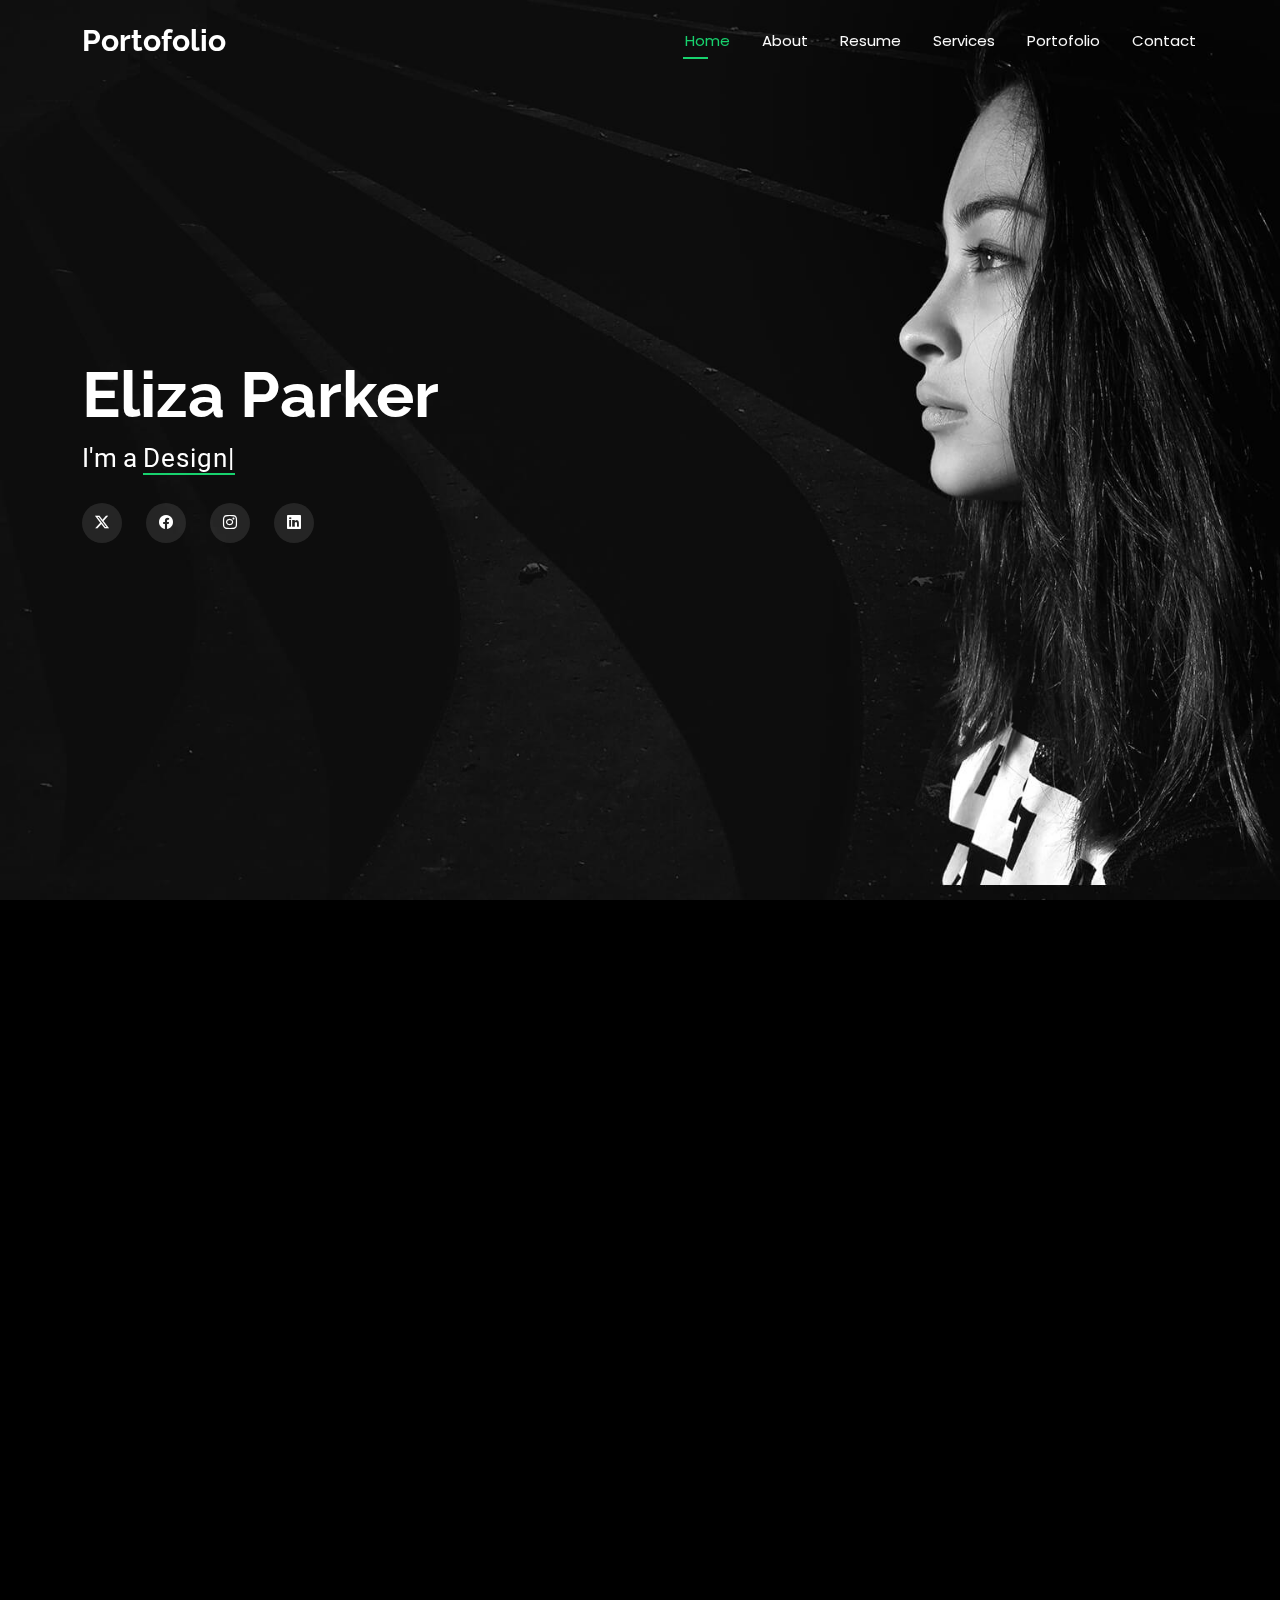
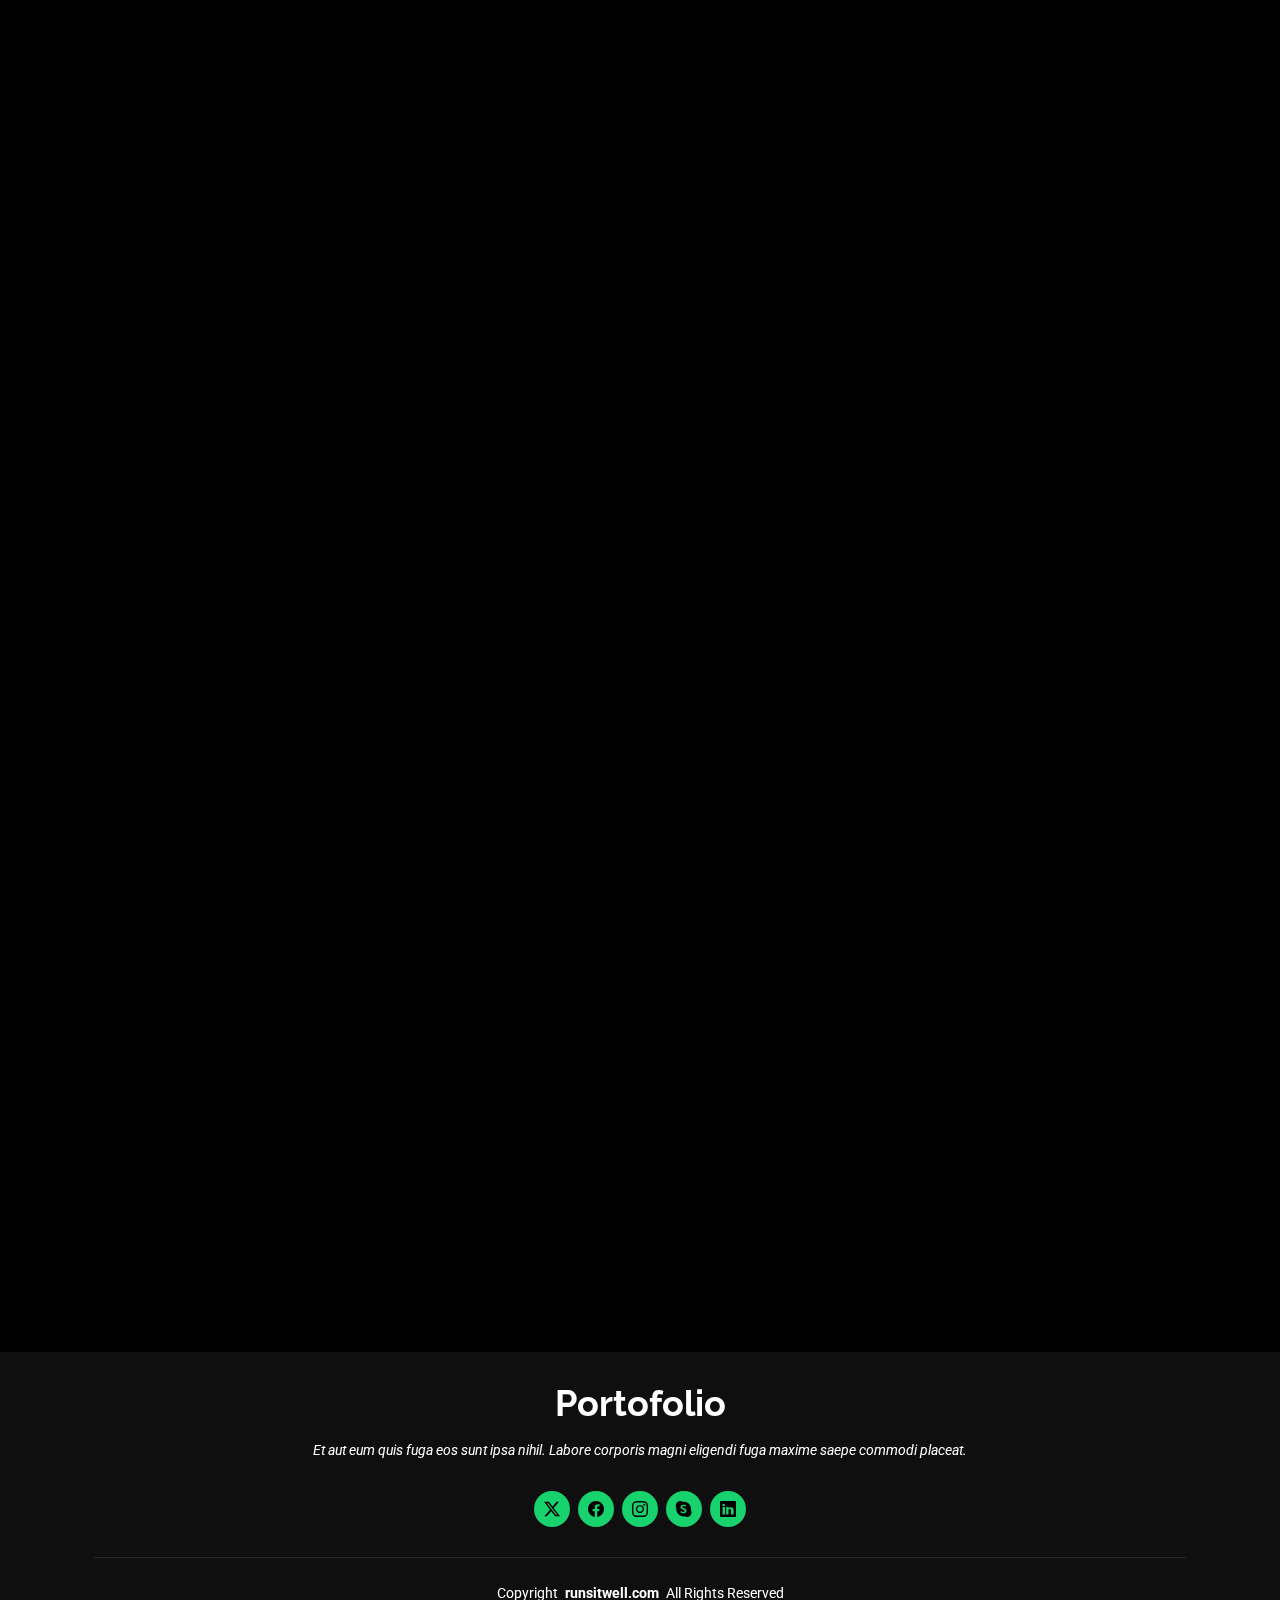
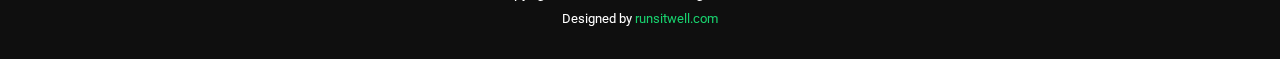
<file: template10/index.html>
<!DOCTYPE html>
<html lang="en">

<head>
  <meta charset="utf-8">
  <meta content="width=device-width, initial-scale=1.0" name="viewport">
  <title>Tema 10</title>
  <meta name="description" content="">
  <meta name="keywords" content="">


  <!-- Fonts -->
  <link href="https://fonts.googleapis.com" rel="preconnect">
  <link href="https://fonts.gstatic.com" rel="preconnect" crossorigin>
  <link href="https://fonts.googleapis.com/css2?family=Roboto:ital,wght@0,100;0,300;0,400;0,500;0,700;0,900;1,100;1,300;1,400;1,500;1,700;1,900&family=Poppins:ital,wght@0,100;0,200;0,300;0,400;0,500;0,600;0,700;0,800;0,900;1,100;1,200;1,300;1,400;1,500;1,600;1,700;1,800;1,900&family=Raleway:ital,wght@0,100;0,200;0,300;0,400;0,500;0,600;0,700;0,800;0,900;1,100;1,200;1,300;1,400;1,500;1,600;1,700;1,800;1,900&display=swap" rel="stylesheet">

  <!-- Vendor CSS Files -->
  <link href="assets/vendor/bootstrap/css/bootstrap.min.css" rel="stylesheet">
  <link href="assets/vendor/bootstrap-icons/bootstrap-icons.css" rel="stylesheet">
  <link href="assets/vendor/aos/aos.css" rel="stylesheet">
  <link href="assets/vendor/swiper/swiper-bundle.min.css" rel="stylesheet">
  <link href="assets/vendor/glightbox/css/glightbox.min.css" rel="stylesheet">

  <!-- Main CSS File -->
  <link href="assets/css/main.css" rel="stylesheet">

  <!-- =======================================================
  * Template Name: Personal
  * Template URL: https://bootstrapmade.com/personal-free-resume-bootstrap-template/
  * Updated: Nov 04 2024 with Bootstrap v5.3.3
  * Author: BootstrapMade.com
  * License: https://bootstrapmade.com/license/
  ======================================================== -->
</head>

<body class="index-page">

  <header id="header" class="header d-flex align-items-center fixed-top">
    <div class="container-fluid container-xl position-relative d-flex align-items-center justify-content-between">

      <a href="index.html" class="logo d-flex align-items-center">
        <!-- Uncomment the line below if you also wish to use an image logo -->
        <!-- <img src="assets/img/logo.png" alt=""> -->
        <h1 class="sitename">Portofolio</h1>
      </a>

      <nav id="navmenu" class="navmenu">
        <ul>
          <li><a href="#home" class="active">Home</a></li>
          <li><a href="#about">About</a></li>
          <li><a href="#resume">Resume</a></li>
          <li><a href="#services">Services</a></li>
          <li><a href="#portfolio">Portofolio</a></li>
          <li><a href="#contact">Contact</a></li>
        </ul>
        <i class="mobile-nav-toggle d-xl-none bi bi-list"></i>
      </nav>

    </div>
  </header>

  <main class="main">

    <!-- Hero Section -->
    <section id="home" class="hero section dark-background">

      <img src="assets/img/hero-bg.jpg" alt="" data-aos="fade-in">

      <div class="container" data-aos="zoom-out" data-aos-delay="100">
        <h2>Eliza Parker</h2>
        <p>I'm a <span class="typed" data-typed-items="Designer, Web Developer, Model Fashion, Freelancer"></span><span class="typed-cursor typed-cursor--blink"></span></p>
        <div class="social-links">
          <a href="#"><i class="bi bi-twitter-x"></i></a>
          <a href="#"><i class="bi bi-facebook"></i></a>
          <a href="#"><i class="bi bi-instagram"></i></a>
          <a href="#"><i class="bi bi-linkedin"></i></a>
        </div>
      </div>

    </section><!-- /Hero Section -->

      <!-- Page Title -->
      <section id="about" class="about section">
      <div class="page-title" data-aos="fade">
        <div class="heading">
          <div class="container">
            <div class="row d-flex justify-content-center text-center">
              <div class="col-lg-8">
                <h1>About</h1>
                <p class="mb-0">Odio et unde deleniti. Deserunt numquam exercitationem. Officiis quo odio sint voluptas consequatur ut a odio voluptatem. Sit dolorum debitis veritatis natus dolores. Quasi ratione sint. Sit quaerat ipsum dolorem.</p>
              </div>
            </div>
          </div>
        </div>
      </div><!-- End Page Title -->

    <!-- About Section -->


      <div class="container" data-aos="fade-up" data-aos-delay="100">

        <div class="row gy-4 justify-content-center">
          <div class="col-lg-4">
            <img src="assets/img/profile-img.jpg" class="img-fluid" alt="">
          </div>
          <div class="col-lg-8 content">
            <h2>UI/UX Designer &amp; Web Developer.</h2>
            <p class="fst-italic py-3">
              Lorem ipsum dolor sit amet, consectetur adipiscing elit, sed do eiusmod tempor incididunt ut labore et dolore
              magna aliqua.
            </p>
            <div class="row">
              <div class="col-lg-6">
                <ul>
                  <li><i class="bi bi-chevron-right"></i> <strong>Birthday:</strong> <span>1 May 1995</span></li>
                  <li><i class="bi bi-chevron-right"></i> <strong>Website:</strong> <span>www.example.com</span></li>
                  <li><i class="bi bi-chevron-right"></i> <strong>Phone:</strong> <span>+123 456 7890</span></li>
                  <li><i class="bi bi-chevron-right"></i> <strong>City:</strong> <span>New York, USA</span></li>
                </ul>
              </div>
              <div class="col-lg-6">
                <ul>
                  <li><i class="bi bi-chevron-right"></i> <strong>Age:</strong> <span>30</span></li>
                  <li><i class="bi bi-chevron-right"></i> <strong>Degree:</strong> <span>Master</span></li>
                  <li><i class="bi bi-chevron-right"></i> <strong>Email:</strong> <span>email@example.com</span></li>
                  <li><i class="bi bi-chevron-right"></i> <strong>Freelance:</strong> <span>Available</span></li>
                </ul>
              </div>
            </div>
            <p class="py-3">
              Officiis eligendi itaque labore et dolorum mollitia officiis optio vero. Quisquam sunt adipisci omnis et ut. Nulla accusantium dolor incidunt officia tempore. Et eius omnis.
              Cupiditate ut dicta maxime officiis quidem quia. Sed et consectetur qui quia repellendus itaque neque.
            </p>
          </div>
        </div>

      </div>

    </section><!-- /About Section -->

    <!-- Stats Section -->
    <section id="stats" class="stats section">

      <div class="container" data-aos="fade-up" data-aos-delay="100">

        <div class="row gy-4">

          <div class="col-lg-3 col-md-6 d-flex flex-column align-items-center">
            <i class="bi bi-emoji-smile"></i>
            <div class="stats-item">
              <span data-purecounter-start="0" data-purecounter-end="232" data-purecounter-duration="1" class="purecounter"></span>
              <p>Happy Clients</p>
            </div>
          </div><!-- End Stats Item -->

          <div class="col-lg-3 col-md-6 d-flex flex-column align-items-center">
            <i class="bi bi-journal-richtext"></i>
            <div class="stats-item">
              <span data-purecounter-start="0" data-purecounter-end="521" data-purecounter-duration="1" class="purecounter"></span>
              <p>Projects</p>
            </div>
          </div><!-- End Stats Item -->

          <div class="col-lg-3 col-md-6 d-flex flex-column align-items-center">
            <i class="bi bi-headset"></i>
            <div class="stats-item">
              <span data-purecounter-start="0" data-purecounter-end="1463" data-purecounter-duration="1" class="purecounter"></span>
              <p>Hours Of Support</p>
            </div>
          </div><!-- End Stats Item -->

          <div class="col-lg-3 col-md-6 d-flex flex-column align-items-center">
            <i class="bi bi-people"></i>
            <div class="stats-item">
              <span data-purecounter-start="0" data-purecounter-end="15" data-purecounter-duration="1" class="purecounter"></span>
              <p>Hard Workers</p>
            </div>
          </div><!-- End Stats Item -->

        </div>

      </div>

    </section><!-- /Stats Section -->

    <!-- Skills Section -->
    <section id="skills" class="skills section">

      <!-- Section Title -->
      <div class="container section-title" data-aos="fade-up">
        <h2>Skills</h2>
        <div><span>My</span> <span class="description-title">Skills</span></div>
      </div><!-- End Section Title -->

      <div class="container" data-aos="fade-up" data-aos-delay="100">

        <div class="row skills-content skills-animation">

          <div class="col-lg-6">

            <div class="progress">
              <span class="skill"><span>HTML</span> <i class="val">100%</i></span>
              <div class="progress-bar-wrap">
                <div class="progress-bar" role="progressbar" aria-valuenow="100" aria-valuemin="0" aria-valuemax="100"></div>
              </div>
            </div><!-- End Skills Item -->

            <div class="progress">
              <span class="skill"><span>CSS</span> <i class="val">90%</i></span>
              <div class="progress-bar-wrap">
                <div class="progress-bar" role="progressbar" aria-valuenow="90" aria-valuemin="0" aria-valuemax="100"></div>
              </div>
            </div><!-- End Skills Item -->

            <div class="progress">
              <span class="skill"><span>JavaScript</span> <i class="val">75%</i></span>
              <div class="progress-bar-wrap">
                <div class="progress-bar" role="progressbar" aria-valuenow="75" aria-valuemin="0" aria-valuemax="100"></div>
              </div>
            </div><!-- End Skills Item -->

          </div>

          <div class="col-lg-6">

            <div class="progress">
              <span class="skill"><span>PHP</span> <i class="val">80%</i></span>
              <div class="progress-bar-wrap">
                <div class="progress-bar" role="progressbar" aria-valuenow="80" aria-valuemin="0" aria-valuemax="100"></div>
              </div>
            </div><!-- End Skills Item -->

            <div class="progress">
              <span class="skill"><span>WordPress/CMS</span> <i class="val">90%</i></span>
              <div class="progress-bar-wrap">
                <div class="progress-bar" role="progressbar" aria-valuenow="90" aria-valuemin="0" aria-valuemax="100"></div>
              </div>
            </div><!-- End Skills Item -->

            <div class="progress">
              <span class="skill"><span>Photoshop</span> <i class="val">55%</i></span>
              <div class="progress-bar-wrap">
                <div class="progress-bar" role="progressbar" aria-valuenow="55" aria-valuemin="0" aria-valuemax="100"></div>
              </div>
            </div><!-- End Skills Item -->

          </div>

        </div>

      </div>

    </section><!-- /Skills Section -->

    <!-- Interests Section -->
    <section id="interests" class="interests section">

      <!-- Section Title -->
      <div class="container section-title" data-aos="fade-up">
        <h2>Features</h2>
        <div><span>I'm</span> <span class="description-title">interested in</span></div>
      </div><!-- End Section Title -->

      <div class="container">

        <div class="row gy-4">

          <div class="col-lg-3 col-md-4" data-aos="fade-up" data-aos-delay="100">
            <div class="features-item">
              <i class="bi bi-eye" style="color: #ffbb2c;"></i>
              <h3><a href="" class="stretched-link">Lorem Ipsum</a></h3>
            </div>
          </div><!-- End Feature Item -->

          <div class="col-lg-3 col-md-4" data-aos="fade-up" data-aos-delay="200">
            <div class="features-item">
              <i class="bi bi-infinity" style="color: #5578ff;"></i>
              <h3><a href="" class="stretched-link">Dolor Sitema</a></h3>
            </div>
          </div><!-- End Feature Item -->

          <div class="col-lg-3 col-md-4" data-aos="fade-up" data-aos-delay="300">
            <div class="features-item">
              <i class="bi bi-mortarboard" style="color: #e80368;"></i>
              <h3><a href="" class="stretched-link">Sed perspiciatis</a></h3>
            </div>
          </div><!-- End Feature Item -->

          <div class="col-lg-3 col-md-4" data-aos="fade-up" data-aos-delay="400">
            <div class="features-item">
              <i class="bi bi-nut" style="color: #e361ff;"></i>
              <h3><a href="" class="stretched-link">Magni Dolores</a></h3>
            </div>
          </div><!-- End Feature Item -->

          <div class="col-lg-3 col-md-4" data-aos="fade-up" data-aos-delay="500">
            <div class="features-item">
              <i class="bi bi-shuffle" style="color: #47aeff;"></i>
              <h3><a href="" class="stretched-link">Nemo Enim</a></h3>
            </div>
          </div><!-- End Feature Item -->

          <div class="col-lg-3 col-md-4" data-aos="fade-up" data-aos-delay="600">
            <div class="features-item">
              <i class="bi bi-star" style="color: #ffa76e;"></i>
              <h3><a href="" class="stretched-link">Eiusmod Tempor</a></h3>
            </div>
          </div><!-- End Feature Item -->

          <div class="col-lg-3 col-md-4" data-aos="fade-up" data-aos-delay="700">
            <div class="features-item">
              <i class="bi bi-x-diamond" style="color: #11dbcf;"></i>
              <h3><a href="" class="stretched-link">Midela Teren</a></h3>
            </div>
          </div><!-- End Feature Item -->

          <div class="col-lg-3 col-md-4" data-aos="fade-up" data-aos-delay="800">
            <div class="features-item">
              <i class="bi bi-camera-video" style="color: #4233ff;"></i>
              <h3><a href="" class="stretched-link">Pira Neve</a></h3>
            </div>
          </div><!-- End Feature Item -->

          <div class="col-lg-3 col-md-4" data-aos="fade-up" data-aos-delay="900">
            <div class="features-item">
              <i class="bi bi-command" style="color: #b2904f;"></i>
              <h3><a href="" class="stretched-link">Dirada Pack</a></h3>
            </div>
          </div><!-- End Feature Item -->

          <div class="col-lg-3 col-md-4" data-aos="fade-up" data-aos-delay="1000">
            <div class="features-item">
              <i class="bi bi-dribbble" style="color: #b20969;"></i>
              <h3><a href="" class="stretched-link">Moton Ideal</a></h3>
            </div>
          </div><!-- End Feature Item -->

          <div class="col-lg-3 col-md-4" data-aos="fade-up" data-aos-delay="1100">
            <div class="features-item">
              <i class="bi bi-activity" style="color: #ff5828;"></i>
              <h3><a href="" class="stretched-link">Verdo Park</a></h3>
            </div>
          </div><!-- End Feature Item -->

          <div class="col-lg-3 col-md-4" data-aos="fade-up" data-aos-delay="1200">
            <div class="features-item">
              <i class="bi bi-brightness-high" style="color: #29cc61;"></i>
              <h3><a href="" class="stretched-link">Flavor Nivelanda</a></h3>
            </div>
          </div><!-- End Feature Item -->

        </div>

      </div>

    </section><!-- /Interests Section -->


     <!-- Page Title -->
     <section id="resume" class="resume section">
     <div class="page-title" data-aos="fade">
      <div class="heading">
        <div class="container">
          <div class="row d-flex justify-content-center text-center">
            <div class="col-lg-8">
              <h1>Resume</h1>
              <p class="mb-0">Odio et unde deleniti. Deserunt numquam exercitationem. Officiis quo odio sint voluptas consequatur ut a odio voluptatem. Sit dolorum debitis veritatis natus dolores. Quasi ratione sint. Sit quaerat ipsum dolorem.</p>
            </div>
          </div>
        </div>
      </div>
    </div><!-- End Page Title -->


 <!-- Resume Section -->


  <div class="container">

    <div class="row">

      <div class="col-lg-6" data-aos="fade-up" data-aos-delay="100">
        <h3 class="resume-title">Sumary</h3>

        <div class="resume-item pb-0">
          <h4>Brandon Johnson</h4>
          <p><em>Innovative and deadline-driven Graphic Designer with 3+ years of experience designing and developing user-centered digital/print marketing material from initial concept to final, polished deliverable.</em></p>
          <ul>
            <li>Portland par 127,Orlando, FL</li>
            <li>(123) 456-7891</li>
            <li>alice.barkley@example.com</li>
          </ul>
        </div><!-- Edn Resume Item -->

        <h3 class="resume-title">Education</h3>
        <div class="resume-item">
          <h4>Master of Fine Arts &amp; Graphic Design</h4>
          <h5>2015 - 2016</h5>
          <p><em>Rochester Institute of Technology, Rochester, NY</em></p>
          <p>Qui deserunt veniam. Et sed aliquam labore tempore sed quisquam iusto autem sit. Ea vero voluptatum qui ut dignissimos deleniti nerada porti sand markend</p>
        </div><!-- Edn Resume Item -->

        <div class="resume-item">
          <h4>Bachelor of Fine Arts &amp; Graphic Design</h4>
          <h5>2010 - 2014</h5>
          <p><em>Rochester Institute of Technology, Rochester, NY</em></p>
          <p>Quia nobis sequi est occaecati aut. Repudiandae et iusto quae reiciendis et quis Eius vel ratione eius unde vitae rerum voluptates asperiores voluptatem Earum molestiae consequatur neque etlon sader mart dila</p>
        </div><!-- Edn Resume Item -->

      </div>

      <div class="col-lg-6" data-aos="fade-up" data-aos-delay="200">
        <h3 class="resume-title">Professional Experience</h3>
        <div class="resume-item">
          <h4>Senior graphic design specialist</h4>
          <h5>2019 - Present</h5>
          <p><em>Experion, New York, NY </em></p>
          <ul>
            <li>Lead in the design, development, and implementation of the graphic, layout, and production communication materials</li>
            <li>Delegate tasks to the 7 members of the design team and provide counsel on all aspects of the project. </li>
            <li>Supervise the assessment of all graphic materials in order to ensure quality and accuracy of the design</li>
            <li>Oversee the efficient use of production project budgets ranging from $2,000 - $25,000</li>
          </ul>
        </div><!-- Edn Resume Item -->

        <div class="resume-item">
          <h4>Graphic design specialist</h4>
          <h5>2017 - 2018</h5>
          <p><em>Stepping Stone Advertising, New York, NY</em></p>
          <ul>
            <li>Developed numerous marketing programs (logos, brochures,infographics, presentations, and advertisements).</li>
            <li>Managed up to 5 projects or tasks at a given time while under pressure</li>
            <li>Recommended and consulted with clients on the most appropriate graphic design</li>
            <li>Created 4+ design presentations and proposals a month for clients and account managers</li>
          </ul>
        </div><!-- Edn Resume Item -->

      </div>

    </div>

  </div>

</section><!-- /Resume Section -->


   <!-- Page Title -->
   <section id="services" class="services section">
   <div class="page-title" data-aos="fade">
    <div class="heading">
      <div class="container">
        <div class="row d-flex justify-content-center text-center">
          <div class="col-lg-8">
            <h1>Services</h1>
            <p class="mb-0">Odio et unde deleniti. Deserunt numquam exercitationem. Officiis quo odio sint voluptas consequatur ut a odio voluptatem. Sit dolorum debitis veritatis natus dolores. Quasi ratione sint. Sit quaerat ipsum dolorem.</p>
          </div>
        </div>
      </div>
    </div>
  </div><!-- End Page Title -->

    <!-- Services Section -->
 

      <div class="container">

        <div class="row gy-4">

          <div class="col-lg-4 col-md-6" data-aos="fade-up" data-aos-delay="100">
            <div class="service-item  position-relative">
              <div class="icon">
                <i class="bi bi-activity"></i>
              </div>
              <a href="service-details.html" class="stretched-link">
                <h3>Nesciunt Mete</h3>
              </a>
              <p>Provident nihil minus qui consequatur non omnis maiores. Eos accusantium minus dolores iure perferendis tempore et consequatur.</p>
            </div>
          </div><!-- End Service Item -->

          <div class="col-lg-4 col-md-6" data-aos="fade-up" data-aos-delay="200">
            <div class="service-item position-relative">
              <div class="icon">
                <i class="bi bi-broadcast"></i>
              </div>
              <a href="service-details.html" class="stretched-link">
                <h3>Eosle Commodi</h3>
              </a>
              <p>Ut autem aut autem non a. Sint sint sit facilis nam iusto sint. Libero corrupti neque eum hic non ut nesciunt dolorem.</p>
            </div>
          </div><!-- End Service Item -->

          <div class="col-lg-4 col-md-6" data-aos="fade-up" data-aos-delay="300">
            <div class="service-item position-relative">
              <div class="icon">
                <i class="bi bi-easel"></i>
              </div>
              <a href="service-details.html" class="stretched-link">
                <h3>Ledo Markt</h3>
              </a>
              <p>Ut excepturi voluptatem nisi sed. Quidem fuga consequatur. Minus ea aut. Vel qui id voluptas adipisci eos earum corrupti.</p>
            </div>
          </div><!-- End Service Item -->

          <div class="col-lg-4 col-md-6" data-aos="fade-up" data-aos-delay="400">
            <div class="service-item position-relative">
              <div class="icon">
                <i class="bi bi-bounding-box-circles"></i>
              </div>
              <a href="service-details.html" class="stretched-link">
                <h3>Asperiores Commodit</h3>
              </a>
              <p>Non et temporibus minus omnis sed dolor esse consequatur. Cupiditate sed error ea fuga sit provident adipisci neque.</p>
              <a href="service-details.html" class="stretched-link"></a>
            </div>
          </div><!-- End Service Item -->

          <div class="col-lg-4 col-md-6" data-aos="fade-up" data-aos-delay="500">
            <div class="service-item position-relative">
              <div class="icon">
                <i class="bi bi-calendar4-week"></i>
              </div>
              <a href="service-details.html" class="stretched-link">
                <h3>Velit Doloremque</h3>
              </a>
              <p>Cumque et suscipit saepe. Est maiores autem enim facilis ut aut ipsam corporis aut. Sed animi at autem alias eius labore.</p>
              <a href="service-details.html" class="stretched-link"></a>
            </div>
          </div><!-- End Service Item -->

          <div class="col-lg-4 col-md-6" data-aos="fade-up" data-aos-delay="600">
            <div class="service-item position-relative">
              <div class="icon">
                <i class="bi bi-chat-square-text"></i>
              </div>
              <a href="service-details.html" class="stretched-link">
                <h3>Dolori Architecto</h3>
              </a>
              <p>Hic molestias ea quibusdam eos. Fugiat enim doloremque aut neque non et debitis iure. Corrupti recusandae ducimus enim.</p>
              <a href="service-details.html" class="stretched-link"></a>
            </div>
          </div><!-- End Service Item -->

        </div>

      </div>

    </section><!-- /Services Section -->

        <!-- Page Title -->
        <section id="portfolio" class="portfolio section">
        <div class="page-title" data-aos="fade">
          <div class="heading">
            <div class="container">
              <div class="row d-flex justify-content-center text-center">
                <div class="col-lg-8">
                  <h1>Portfolio</h1>
                  <p class="mb-0">Odio et unde deleniti. Deserunt numquam exercitationem. Officiis quo odio sint voluptas consequatur ut a odio voluptatem. Sit dolorum debitis veritatis natus dolores. Quasi ratione sint. Sit quaerat ipsum dolorem.</p>
                </div>
              </div>
            </div>
          </div>
        </div><!-- End Page Title -->

     <!-- Portfolio Section -->


      <div class="container">

        <div class="isotope-layout" data-default-filter="*" data-layout="masonry" data-sort="original-order">

          <ul class="portfolio-filters isotope-filters" data-aos="fade-up" data-aos-delay="100">
            <li data-filter="*" class="filter-active">All</li>
            <li data-filter=".filter-app">App</li>
            <li data-filter=".filter-product">Product</li>
            <li data-filter=".filter-branding">Branding</li>
            <li data-filter=".filter-books">Books</li>
          </ul><!-- End Portfolio Filters -->

          <div class="row gy-4 isotope-container" data-aos="fade-up" data-aos-delay="200">

            <div class="col-lg-4 col-md-6 portfolio-item isotope-item filter-app">
              <div class="portfolio-content h-100">
                <img src="assets/img/portfolio/app-1.jpg" class="img-fluid" alt="">
                <div class="portfolio-info">
                  <h4>App 1</h4>
                  <p>Lorem ipsum, dolor sit amet consectetur</p>
                  <a href="assets/img/portfolio/app-1.jpg" title="App 1" data-gallery="portfolio-gallery-app" class="glightbox preview-link"><i class="bi bi-zoom-in"></i></a>
                  <a href="portfolio-details.html" title="More Details" class="details-link"><i class="bi bi-link-45deg"></i></a>
                </div>
              </div>
            </div><!-- End Portfolio Item -->

            <div class="col-lg-4 col-md-6 portfolio-item isotope-item filter-product">
              <div class="portfolio-content h-100">
                <img src="assets/img/portfolio/product-1.jpg" class="img-fluid" alt="">
                <div class="portfolio-info">
                  <h4>Product 1</h4>
                  <p>Lorem ipsum, dolor sit amet consectetur</p>
                  <a href="assets/img/portfolio/product-1.jpg" title="Product 1" data-gallery="portfolio-gallery-product" class="glightbox preview-link"><i class="bi bi-zoom-in"></i></a>
                  <a href="portfolio-details.html" title="More Details" class="details-link"><i class="bi bi-link-45deg"></i></a>
                </div>
              </div>
            </div><!-- End Portfolio Item -->

            <div class="col-lg-4 col-md-6 portfolio-item isotope-item filter-branding">
              <div class="portfolio-content h-100">
                <img src="assets/img/portfolio/branding-1.jpg" class="img-fluid" alt="">
                <div class="portfolio-info">
                  <h4>Branding 1</h4>
                  <p>Lorem ipsum, dolor sit amet consectetur</p>
                  <a href="assets/img/portfolio/branding-1.jpg" title="Branding 1" data-gallery="portfolio-gallery-branding" class="glightbox preview-link"><i class="bi bi-zoom-in"></i></a>
                  <a href="portfolio-details.html" title="More Details" class="details-link"><i class="bi bi-link-45deg"></i></a>
                </div>
              </div>
            </div><!-- End Portfolio Item -->

            <div class="col-lg-4 col-md-6 portfolio-item isotope-item filter-books">
              <div class="portfolio-content h-100">
                <img src="assets/img/portfolio/books-1.jpg" class="img-fluid" alt="">
                <div class="portfolio-info">
                  <h4>Books 1</h4>
                  <p>Lorem ipsum, dolor sit amet consectetur</p>
                  <a href="assets/img/portfolio/books-1.jpg" title="Branding 1" data-gallery="portfolio-gallery-book" class="glightbox preview-link"><i class="bi bi-zoom-in"></i></a>
                  <a href="portfolio-details.html" title="More Details" class="details-link"><i class="bi bi-link-45deg"></i></a>
                </div>
              </div>
            </div><!-- End Portfolio Item -->

            <div class="col-lg-4 col-md-6 portfolio-item isotope-item filter-app">
              <div class="portfolio-content h-100">
                <img src="assets/img/portfolio/app-2.jpg" class="img-fluid" alt="">
                <div class="portfolio-info">
                  <h4>App 2</h4>
                  <p>Lorem ipsum, dolor sit amet consectetur</p>
                  <a href="assets/img/portfolio/app-2.jpg" title="App 2" data-gallery="portfolio-gallery-app" class="glightbox preview-link"><i class="bi bi-zoom-in"></i></a>
                  <a href="portfolio-details.html" title="More Details" class="details-link"><i class="bi bi-link-45deg"></i></a>
                </div>
              </div>
            </div><!-- End Portfolio Item -->

            <div class="col-lg-4 col-md-6 portfolio-item isotope-item filter-product">
              <div class="portfolio-content h-100">
                <img src="assets/img/portfolio/product-2.jpg" class="img-fluid" alt="">
                <div class="portfolio-info">
                  <h4>Product 2</h4>
                  <p>Lorem ipsum, dolor sit amet consectetur</p>
                  <a href="assets/img/portfolio/product-2.jpg" title="Product 2" data-gallery="portfolio-gallery-product" class="glightbox preview-link"><i class="bi bi-zoom-in"></i></a>
                  <a href="portfolio-details.html" title="More Details" class="details-link"><i class="bi bi-link-45deg"></i></a>
                </div>
              </div>
            </div><!-- End Portfolio Item -->

            <div class="col-lg-4 col-md-6 portfolio-item isotope-item filter-branding">
              <div class="portfolio-content h-100">
                <img src="assets/img/portfolio/branding-2.jpg" class="img-fluid" alt="">
                <div class="portfolio-info">
                  <h4>Branding 2</h4>
                  <p>Lorem ipsum, dolor sit amet consectetur</p>
                  <a href="assets/img/portfolio/branding-2.jpg" title="Branding 2" data-gallery="portfolio-gallery-branding" class="glightbox preview-link"><i class="bi bi-zoom-in"></i></a>
                  <a href="portfolio-details.html" title="More Details" class="details-link"><i class="bi bi-link-45deg"></i></a>
                </div>
              </div>
            </div><!-- End Portfolio Item -->

            <div class="col-lg-4 col-md-6 portfolio-item isotope-item filter-books">
              <div class="portfolio-content h-100">
                <img src="assets/img/portfolio/books-2.jpg" class="img-fluid" alt="">
                <div class="portfolio-info">
                  <h4>Books 2</h4>
                  <p>Lorem ipsum, dolor sit amet consectetur</p>
                  <a href="assets/img/portfolio/books-2.jpg" title="Branding 2" data-gallery="portfolio-gallery-book" class="glightbox preview-link"><i class="bi bi-zoom-in"></i></a>
                  <a href="portfolio-details.html" title="More Details" class="details-link"><i class="bi bi-link-45deg"></i></a>
                </div>
              </div>
            </div><!-- End Portfolio Item -->

            <div class="col-lg-4 col-md-6 portfolio-item isotope-item filter-app">
              <div class="portfolio-content h-100">
                <img src="assets/img/portfolio/app-3.jpg" class="img-fluid" alt="">
                <div class="portfolio-info">
                  <h4>App 3</h4>
                  <p>Lorem ipsum, dolor sit amet consectetur</p>
                  <a href="assets/img/portfolio/app-3.jpg" title="App 3" data-gallery="portfolio-gallery-app" class="glightbox preview-link"><i class="bi bi-zoom-in"></i></a>
                  <a href="portfolio-details.html" title="More Details" class="details-link"><i class="bi bi-link-45deg"></i></a>
                </div>
              </div>
            </div><!-- End Portfolio Item -->

            <div class="col-lg-4 col-md-6 portfolio-item isotope-item filter-product">
              <div class="portfolio-content h-100">
                <img src="assets/img/portfolio/product-3.jpg" class="img-fluid" alt="">
                <div class="portfolio-info">
                  <h4>Product 3</h4>
                  <p>Lorem ipsum, dolor sit amet consectetur</p>
                  <a href="assets/img/portfolio/product-3.jpg" title="Product 3" data-gallery="portfolio-gallery-product" class="glightbox preview-link"><i class="bi bi-zoom-in"></i></a>
                  <a href="portfolio-details.html" title="More Details" class="details-link"><i class="bi bi-link-45deg"></i></a>
                </div>
              </div>
            </div><!-- End Portfolio Item -->

            <div class="col-lg-4 col-md-6 portfolio-item isotope-item filter-branding">
              <div class="portfolio-content h-100">
                <img src="assets/img/portfolio/branding-3.jpg" class="img-fluid" alt="">
                <div class="portfolio-info">
                  <h4>Branding 3</h4>
                  <p>Lorem ipsum, dolor sit amet consectetur</p>
                  <a href="assets/img/portfolio/branding-3.jpg" title="Branding 2" data-gallery="portfolio-gallery-branding" class="glightbox preview-link"><i class="bi bi-zoom-in"></i></a>
                  <a href="portfolio-details.html" title="More Details" class="details-link"><i class="bi bi-link-45deg"></i></a>
                </div>
              </div>
            </div><!-- End Portfolio Item -->

            <div class="col-lg-4 col-md-6 portfolio-item isotope-item filter-books">
              <div class="portfolio-content h-100">
                <img src="assets/img/portfolio/books-3.jpg" class="img-fluid" alt="">
                <div class="portfolio-info">
                  <h4>Books 3</h4>
                  <p>Lorem ipsum, dolor sit amet consectetur</p>
                  <a href="assets/img/portfolio/books-3.jpg" title="Branding 3" data-gallery="portfolio-gallery-book" class="glightbox preview-link"><i class="bi bi-zoom-in"></i></a>
                  <a href="portfolio-details.html" title="More Details" class="details-link"><i class="bi bi-link-45deg"></i></a>
                </div>
              </div>
            </div><!-- End Portfolio Item -->

          </div><!-- End Portfolio Container -->

        </div>

      </div>

    </section><!-- /Portfolio Section -->

    <!-- Page Title -->
    <section id="contact" class="contact section">
    <div class="page-title" data-aos="fade">
      <div class="heading">
        <div class="container">
          <div class="row d-flex justify-content-center text-center">
            <div class="col-lg-8">
              <h1>Contact</h1>
              <p class="mb-0">Odio et unde deleniti. Deserunt numquam exercitationem. Officiis quo odio sint voluptas consequatur ut a odio voluptatem. Sit dolorum debitis veritatis natus dolores. Quasi ratione sint. Sit quaerat ipsum dolorem.</p>
            </div>
          </div>
        </div>
      </div>
    </div><!-- End Page Title -->

    <!-- Contact Section -->


      <div class="container" data-aos="fade-up" data-aos-delay="100">

        <div class="row gy-4">

          <div class="col-md-6">
            <div class="info-item d-flex align-items-center" data-aos="fade-up" data-aos-delay="200">
              <i class="icon bi bi-geo-alt flex-shrink-0"></i>
              <div>
                <h3>Address</h3>
                <p>A108 Adam Street, New York, NY 535022</p>
              </div>
            </div>
          </div><!-- End Info Item -->

          <div class="col-md-6">
            <div class="info-item d-flex align-items-center" data-aos="fade-up" data-aos-delay="300">
              <i class="icon bi bi-telephone flex-shrink-0"></i>
              <div>
                <h3>Call Me</h3>
                <p>+1 5589 55488 55</p>
              </div>
            </div>
          </div><!-- End Info Item -->

          <div class="col-md-6">
            <div class="info-item d-flex align-items-center" data-aos="fade-up" data-aos-delay="400">
              <i class="icon bi bi-envelope flex-shrink-0"></i>
              <div>
                <h3>Email Us</h3>
                <p>info@example.com</p>
              </div>
            </div>
          </div><!-- End Info Item -->

          <div class="col-md-6">
            <div class="info-item d-flex align-items-center" data-aos="fade-up" data-aos-delay="500">
              <i class="icon bi bi-share flex-shrink-0"></i>
              <div>
                <h3>Social Profiles</h3>
                <div class="social-links">
                  <a href="#"><i class="bi bi-twitter-x"></i></a>
                  <a href="#"><i class="bi bi-facebook"></i></a>
                  <a href="#"><i class="bi bi-instagram"></i></a>
                  <a href="#"><i class="bi bi-skype"></i></a>
                  <a href="#"><i class="bi bi-linkedin"></i></a>
                </div>
              </div>
            </div>
          </div><!-- End Info Item -->

        </div>

        <form action="forms/contact.php" method="post" class="php-email-form" data-aos="fade-up" data-aos-delay="600">
          <div class="row gy-4">

            <div class="col-md-6">
              <input type="text" name="name" class="form-control" placeholder="Your Name" required="">
            </div>

            <div class="col-md-6 ">
              <input type="email" class="form-control" name="email" placeholder="Your Email" required="">
            </div>

            <div class="col-md-12">
              <input type="text" class="form-control" name="subject" placeholder="Subject" required="">
            </div>

            <div class="col-md-12">
              <textarea class="form-control" name="message" rows="6" placeholder="Message" required=""></textarea>
            </div>

            <div class="col-md-12 text-center">
              <div class="loading">Loading</div>
              <div class="error-message"></div>
              <div class="sent-message">Your message has been sent. Thank you!</div>

              <button type="submit">Send Message</button>
            </div>

          </div>
        </form><!-- End Contact Form -->

      </div>

    </section><!-- /Contact Section -->


  </main>

  <footer id="footer" class="footer dark-background">
    <div class="container">
      <h3 class="sitename">Portofolio</h3>
      <p>Et aut eum quis fuga eos sunt ipsa nihil. Labore corporis magni eligendi fuga maxime saepe commodi placeat.</p>
      <div class="social-links d-flex justify-content-center">
        <a href=""><i class="bi bi-twitter-x"></i></a>
        <a href=""><i class="bi bi-facebook"></i></a>
        <a href=""><i class="bi bi-instagram"></i></a>
        <a href=""><i class="bi bi-skype"></i></a>
        <a href=""><i class="bi bi-linkedin"></i></a>
      </div>
      <div class="container">
        <div class="copyright">
          <span>Copyright</span> <strong class="px-1 sitename">runsitwell.com</strong> <span>All Rights Reserved</span>
        </div>
        <div class="credits">
          <!-- All the links in the footer should remain intact. -->
          <!-- You can delete the links only if you've purchased the pro version. -->
          <!-- Licensing information: https://bootstrapmade.com/license/ -->
          <!-- Purchase the pro version with working PHP/AJAX contact form: [buy-url] -->
          Designed by <a href="https://runsitwell.com/">runsitwell.com</a>
        </div>
      </div>
    </div>
  </footer>

  <!-- Scroll Top -->
  <a href="#" id="scroll-top" class="scroll-top d-flex align-items-center justify-content-center"><i class="bi bi-arrow-up-short"></i></a>

  <!-- Preloader -->
  <div id="preloader"></div>

  <!-- Vendor JS Files -->
  <script src="assets/vendor/bootstrap/js/bootstrap.bundle.min.js"></script>
  <script src="assets/vendor/php-email-form/validate.js"></script>
  <script src="assets/vendor/aos/aos.js"></script>
  <script src="assets/vendor/typed.js/typed.umd.js"></script>
  <script src="assets/vendor/purecounter/purecounter_vanilla.js"></script>
  <script src="assets/vendor/waypoints/noframework.waypoints.js"></script>
  <script src="assets/vendor/swiper/swiper-bundle.min.js"></script>
  <script src="assets/vendor/glightbox/js/glightbox.min.js"></script>
  <script src="assets/vendor/imagesloaded/imagesloaded.pkgd.min.js"></script>
  <script src="assets/vendor/isotope-layout/isotope.pkgd.min.js"></script>

  <!-- Main JS File -->
  <script src="assets/js/main.js"></script>
  <script>
    // Select all navbar links
   const navLinks = document.querySelectorAll('nav ul li a');
   
   // Function for smooth sliding scroll
   function smoothSlideScroll(targetElement, duration) {
     const startPosition = window.pageYOffset; // Current scroll position
     const targetPosition = targetElement.getBoundingClientRect().top; // Distance to target from viewport top
     const startTime = performance.now();
   
     // Animation function
     function animation(currentTime) {
       const elapsedTime = currentTime - startTime; // Elapsed time
       const progress = Math.min(elapsedTime / duration, 1); // Calculate progress (0 to 1)
       const easeInOutCubic = progress < 0.5
         ? 4 * progress * progress * progress
         : 1 - Math.pow(-2 * progress + 2, 3) / 2;
   
       // Calculate the current scroll position
       const scrollTo = startPosition + targetPosition * easeInOutCubic;
   
       // Scroll to the calculated position
       window.scrollTo(0, scrollTo);
   
       // Continue animation until duration ends
       if (elapsedTime < duration) {
         requestAnimationFrame(animation);
       }
     }
   
     requestAnimationFrame(animation);
   }
   
   // Add click event listener to each link
   navLinks.forEach(link => {
     link.addEventListener('click', function(e) {
       e.preventDefault(); // Prevent default anchor behavior
   
       // Get target section
       const targetId = this.getAttribute('href').substring(1);
       const targetSection = document.getElementById(targetId);
   
       // Smooth slide to target section
       if (targetSection) {
         smoothSlideScroll(targetSection, 1000); // 1000ms (1 second) duration
       }
   
       // Update active link
       navLinks.forEach(nav => nav.classList.remove('active'));
       this.classList.add('active');
     });
   });
     </script>

</body>

</html>
</file>
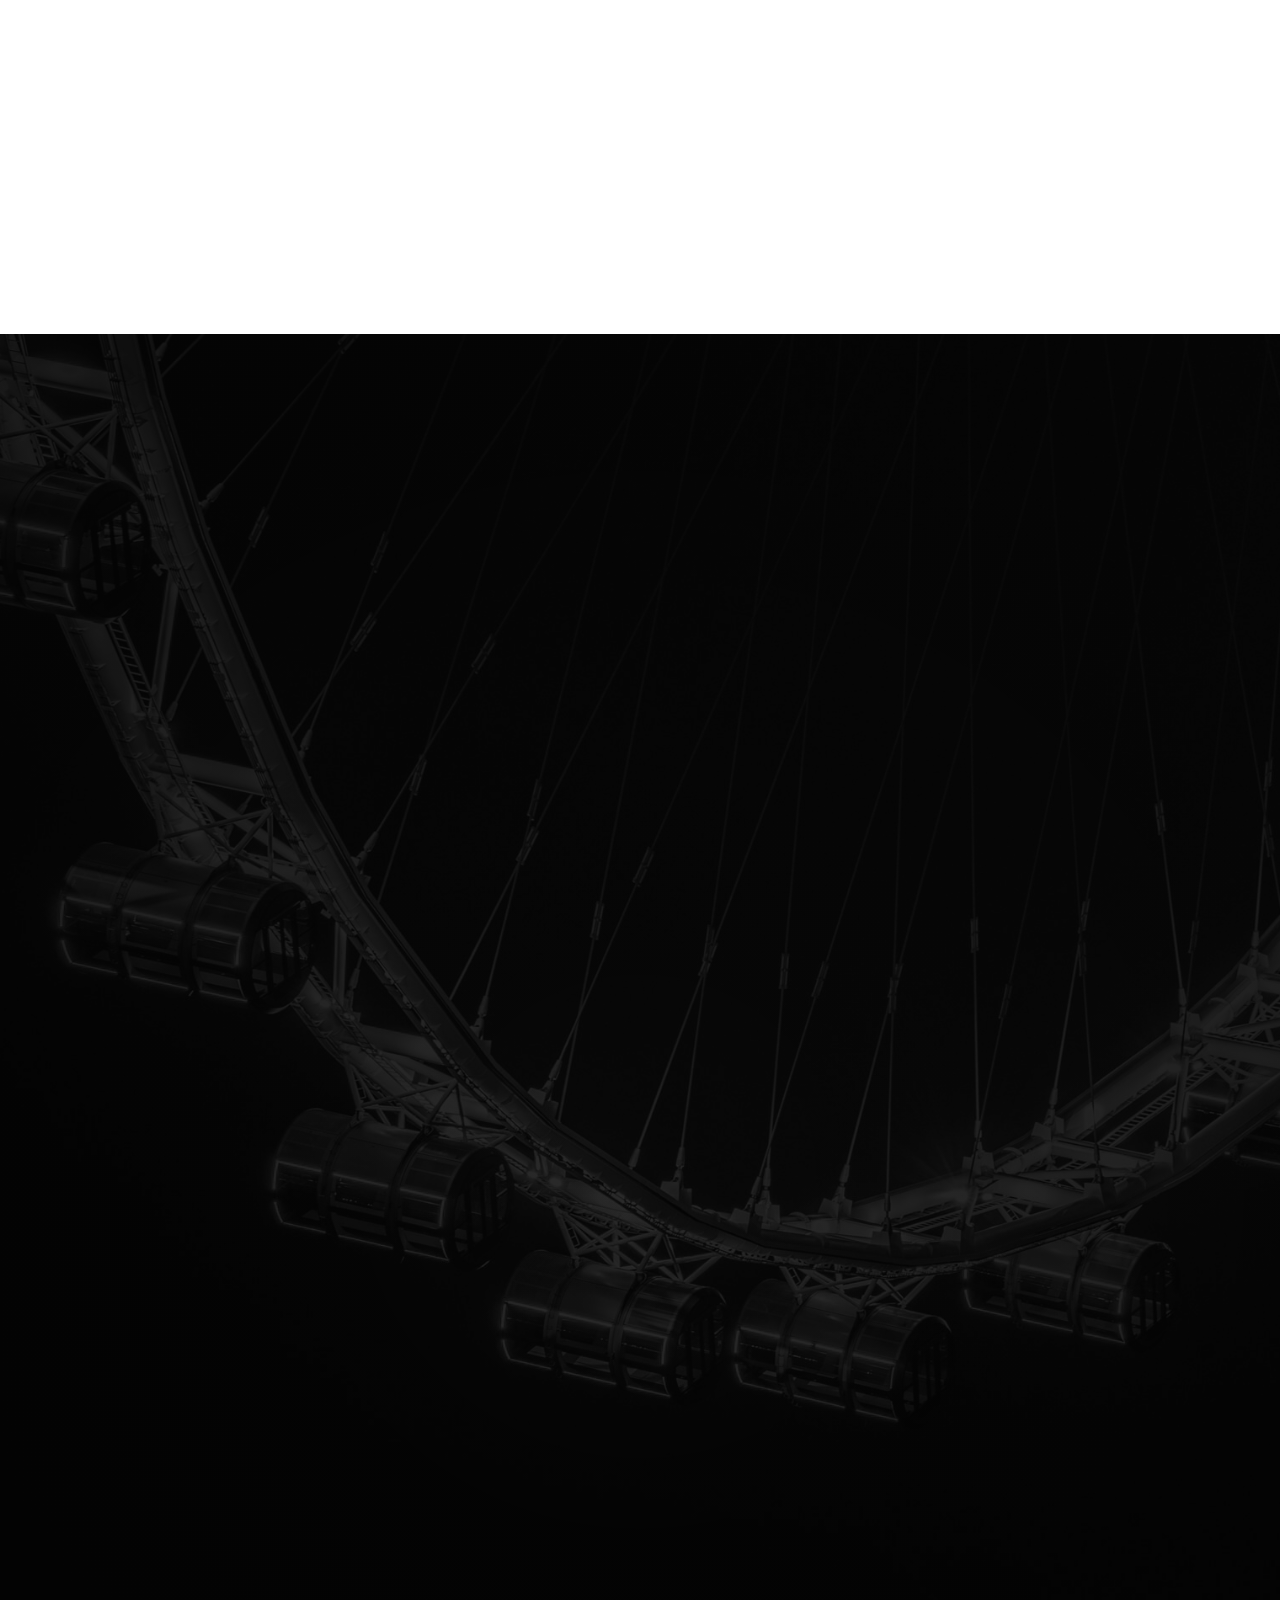
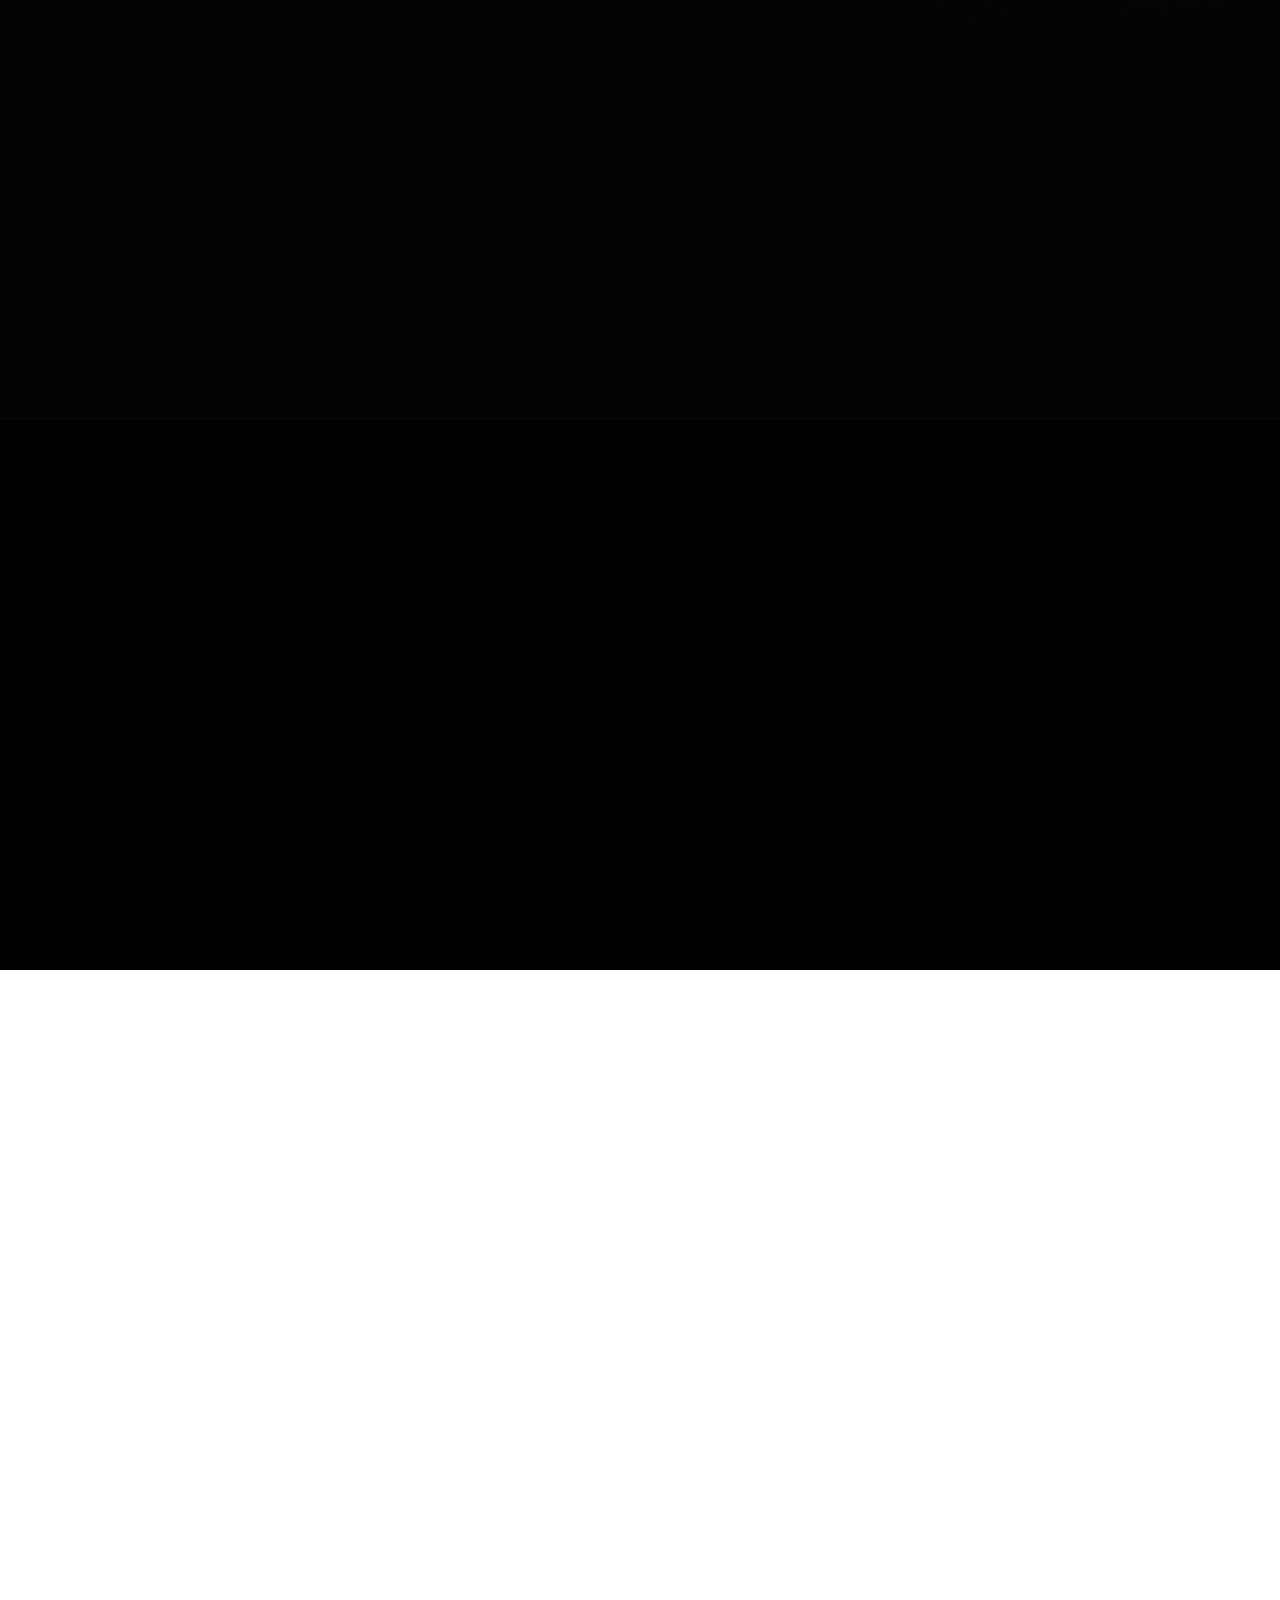
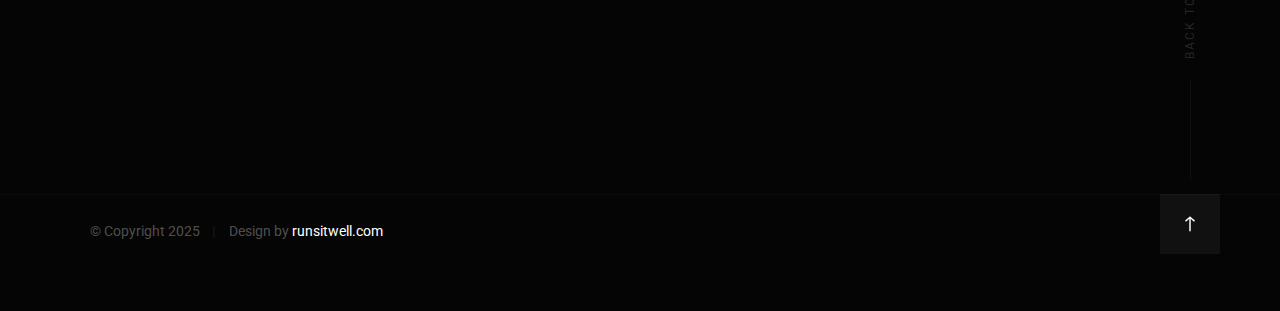
<file: template4/index.html>
<!DOCTYPE html>
<html class="no-js" lang="en">
<head>

    <!--- basic page needs
    ================================================== -->
    <meta charset="utf-8">
    <!--- Judul Website --> 
    <title>Tema 4</title>
    <meta name="description" content="">
    <meta name="author" content="">

    <!-- mobile specific metas
    ================================================== -->
    <meta name="viewport" content="width=device-width, initial-scale=1">

    <!-- CSS
    ================================================== -->
    <link rel="stylesheet" href="css/base.css">
    <link rel="stylesheet" href="css/vendor.css">
    <link rel="stylesheet" href="css/main.css">

    <!-- script
    ================================================== -->
    <script src="js/modernizr.js"></script>
    <script src="js/pace.min.js"></script>

    <!-- favicons
    ================================================== -->
    <link rel="apple-touch-icon" sizes="180x180" href="apple-touch-icon.png">
    <link rel="manifest" href="site.webmanifest">

</head>

<body id="top">

    <div id="preloader">
        <div id="loader"></div>
    </div>

    <!-- Header Menu
    ================================================== -->
    <header class="s-header">

        <div class="header-logo">
            <a class="site-logo" href="index.html">
                Portofolio
            </a>
        </div>

        <nav class="header-nav-wrap">
            <ul class="header-main-nav">
                <li class="current"><a class="smoothscroll" href="#intro" title="intro">Intro</a></li>
                <li><a class="smoothscroll" href="#about" title="about">About</a></li>
                <li><a class="smoothscroll" href="#services" title="services">Services</a></li>
                <li><a class="smoothscroll" href="#works" title="works">Works</a></li>
                <li><a class="smoothscroll" href="#contact" title="contact us">Say Hello</a></li>	
            </ul>

            <ul class="header-social">
                <li><a href="#0"><i class="fab fa-facebook-f" aria-hidden="true"></i></a></li>
                <li><a href="#0"><i class="fab fa-twitter" aria-hidden="true"></i></a></li>
                <li><a href="#0"><i class="fab fa-youtube" aria-hidden="true"></i></a></li>
                <li><a href="#0"><i class="fab fa-instagram" aria-hidden="true"></i></a></li>
            </ul>
        </nav>

        <a class="header-menu-toggle" href="#"><span>Menu</span></a>

    </header> <!-- end s-header -->


    <!-- intro
    ================================================== -->
    <section id="intro" class="s-intro target-section">

        <div class="row intro-content">

            <div class="column large-9 mob-full intro-text">
                <h3>Hello, aku Adji Purnomo</h3>
                <h1>
                    Digital Designer <br>
                    dan Web Developer <br>
                    Kota Surabaya.
                </h1>
            </div>

            <div class="intro-scroll">
                <a href="#about" class="intro-scroll-link smoothscroll">
                    Scroll For More
                </a>
            </div>

            <div class="intro-grid"></div>
            <div class="intro-pic"></div>

        </div> <!-- end row -->

    </section> <!-- end intro -->


    <!-- about
    ================================================== -->
    <section id="about" class="s-about target-section">

        <div class="about-me">

            <div class="row heading-block" data-aos="fade-up">
                <div class="column large-full">
                    <h2 class="section-heading">About Me</h2>
                </div>
            </div>

            <div class="row about-me__content" data-aos="fade-up">
                <div class="column large-full about-me__text">
                    <p class="lead">
                    Nulla aspernatur nam et accusantium. Tempore delectus dignissimos aut
                    ab commodi. Labore et cupiditate temporibus odio debitis eaque. 
                    Officia provident aut iste et dicta perferendis. Velit iure adipisci. 
                    Molestiae qui fuga rerum facilis.
                    </p>

                    <p>
                    Reprehenderit quia id facilis nihil odit perferendis fugiat quidem voluptas. 
                    Non ratione tenetur. Quis earum quia deleniti fugit fugiat minus omnis. 
                    Iure dolore dolorum. Aspernatur quos cumque ea dolorum nemo nihil 
                    beatae magnam. Qui molestiae rem. Maxime enim provident ipsum reprehenderit tenetur. Et cupiditate 
                    repellendus. Et modi ipsum aut harum. Ratione alias.
                    </p>

                    <p>
                    Rerum consequatur dolore quae.
                    Qui excepturi facilis quam quae quasi. Mollitia occaecati minus voluptas veniam.
                    Qui excepturi facilis quam quae quasi. Mollitia occaecati minus voluptas veniam. Est est occaecati dolor 
                    qui aut et eum. Aspernatur quos cumque ea dolorum nemo nihil 
                    beatae magnam. Qui molestiae rem.
                    </p>

                    <p>
                    Maxime enim provident ipsum reprehenderit tenetur. Et cupiditate 
                    repellendus. Et modi ipsum aut harum. Ratione alias sed. Rerum 
                    consequatur dolore quae. Qui excepturi facilis quam quae quasi. 
                    Mollitia occaecati minus voluptas veniam. Est est occaecati dolor 
                    qui aut et eum. Aspernatur quos cumque ea dolorum nemo nihil 
                    beatae magnam. Qui molestiae rem. Aspernatur quos cumque ea dolorum 
                    nemo nihil. Qui molestiae rem.
                    </p>
                </div>
            </div>
    
            <div class="row about-me__buttons">
                <div class="column large-half tab-full" data-aos="fade-up">
                    <a href="#0" class="btn btn--stroke full-width">Hire Me</a>
                </div>
                <div class="column large-half tab-full" data-aos="fade-up">
                    <a href="#0" class="btn btn--primary full-width">Download CV</a>
                </div>
            </div>

        </div> <!-- end about-me -->

        <div class="about-experience">

            <div class="row heading-block" data-aos="fade-up">
                <div class="column large-full">
                    <h2 class="section-heading">Work & Education</h2>
                </div>
            </div>

            <div class="row about-experience__timeline">

                <div class="column large-half tab-full" data-aos="fade-up">
                    <div class="timeline">

                        <div class="timeline__icon-wrap">
                            <span class="timeline__icon timeline__icon--work"></span>
                        </div>

                        <div class="timeline__block">
                            <div class="timeline__bullet"></div>
                            <div class="timeline__header">
                                <p class="timeline__timeframe">July 2018 - Present</p>
                                <h3 class="item-title">Awesome Studio</h3>
                                <h5>Lead Designer</h5>
                            </div>
                            <div class="timeline__desc">
                                <p>Lorem ipsum Occaecat do esse ex et dolor culpa nisi ex in magna consectetur nisi cupidatat laboris esse eiusmod deserunt aute do quis velit esse sed Ut proident cupidatat nulla esse cillum laborum occaecat nostrud sit dolor incididunt amet est occaecat nisi.</p>
                            </div>
                        </div>

                        <div class="timeline__block">
                            <div class="timeline__bullet"></div>
                            <div class="timeline__header">
                                <p class="timeline__timeframe">July 2017 - June 2018</p>
                                <h3 class="item-title">Super Cool Agency</h3>
                                <h5>Frontend Developer</h5>
                            </div>
                            <div class="timeline__desc">
                                <p>Lorem ipsum Occaecat do esse ex et dolor culpa nisi ex in magna consectetur nisi cupidatat laboris esse eiusmod deserunt aute do quis velit esse sed Ut proident cupidatat nulla esse cillum laborum occaecat nostrud sit dolor incididunt amet est occaecat nisi.</p>
                            </div>
                        </div>

                        <div class="timeline__block">
                            <div class="timeline__bullet"></div>
                            <div class="timeline__header">
                                <p class="timeline__timeframe">March 2016 - June 2017</p>
                                <h3 class="item-title">Epic Design Studio</h3>
                                <h5>Frontend Developer</h5>
                            </div>
                            <div class="timeline__desc">
                                <p>Lorem ipsum Occaecat do esse ex et dolor culpa nisi ex in magna consectetur nisi cupidatat laboris esse eiusmod deserunt aute do quis velit esse sed Ut proident cupidatat nulla esse cillum laborum occaecat nostrud sit dolor incididunt amet est occaecat nisi.</p>
                            </div>
                        </div>

                    </div>
                </div>

                <div class="column large-half tab-full" data-aos="fade-up">
                    <div class="timeline">

                        <div class="timeline__icon-wrap">
                            <span class="timeline__icon timeline__icon--education"></span>
                        </div>

                        <div class="timeline__block">
                            <div class="timeline__bullet"></div>
                            <div class="timeline__header">
                                <p class="timeline__timeframe">July 2011 - June 2015</p>
                                <h3 class="item-title">University of Life</h3>
                                <h5>Master Degree</h5>
                            </div>
                            <div class="timeline__desc">
                                <p>Lorem ipsum Occaecat do esse ex et dolor culpa nisi ex in magna consectetur nisi cupidatat laboris esse eiusmod deserunt aute do quis velit esse sed Ut proident cupidatat nulla esse cillum laborum occaecat nostrud sit dolor incididunt amet est occaecat nisi.</p>
                            </div>
                        </div>

                        <div class="timeline__block">
                            <div class="timeline__bullet"></div>
                            <div class="timeline__header">
                                <p class="timeline__timeframe">July 2009 - June 2011</p>
                                <h3 class="item-title">State Design University</h3>
                                <h5>Bachelor Degree</h5>
                            </div>
                            <div class="timeline__desc">
                                <p>Lorem ipsum Occaecat do esse ex et dolor culpa nisi ex in magna consectetur nisi cupidatat laboris esse eiusmod deserunt aute do quis velit esse sed Ut proident cupidatat nulla esse cillum laborum occaecat nostrud sit dolor incididunt amet est occaecat nisi.</p>
                            </div>
                        </div>

                        <div class="timeline__block">
                            <div class="timeline__bullet"></div>
                            <div class="timeline__header">
                                <p class="timeline__timeframe">July 2005 - June 2009</p>
                                <h3 class="item-title">School of Hard Knocks</h3>
                                <h5>Bachelor Degree</h5>
                            </div>
                            <div class="timeline__desc">
                                <p>Lorem ipsum Occaecat do esse ex et dolor culpa nisi ex in magna consectetur nisi cupidatat laboris esse eiusmod deserunt aute do quis velit esse sed Ut proident cupidatat nulla esse cillum laborum occaecat nostrud sit dolor incididunt amet est occaecat nisi.</p>
                            </div>
                        </div>

                    </div>
                </div>
            </div>

        </div> <!-- end about-experience -->

    </section> <!-- end s-about -->


    <!-- services
    ================================================== -->
    <section id="services" class="s-services ss-dark target-section">

        <div class="shadow-overlay"></div>

        <div class="row heading-block heading-block--center" data-aos="fade-up">
            <div class="column large-full">
                <h2 class="section-heading section-heading--centerbottom">Capabilities</h2>

                <p class="section-desc">
                    My passion and goal is to help you make your business standout.
                </p>
            </div>
        </div> <!-- end heading-block -->

        <div class="row services-list block-large-1-3 block-medium-1-2 block-tab-full">

            <div class="column item-service" data-aos="fade-up">
                <div class="item-service__content">
                    <h4 class="item-title">Brand Identity</h4>
                    <p>
                    Sit ut cum molestiae. Dolore ducimus qui quasi. Fugiat consequatur sit vel illum vel et 
                    a delectus. Vel sequi vitae voluptatem perspiciatis eligendi. Voluptatibus optio natus 
                    asperiores est commodi amet quia architecto. Dolores necessitatibus et.
                    </p>
                </div>
            </div>

            <div class="column item-service" data-aos="fade-up">
                <div class="item-service__content">
                    <h4 class="item-title">Illustration</h4>
                    <p>
                    Sit ut cum molestiae. Dolore ducimus qui quasi. Fugiat consequatur sit vel illum vel et 
                    a delectus. Vel sequi vitae voluptatem perspiciatis eligendi. Voluptatibus optio natus 
                    asperiores est commodi amet quia architecto. Dolores necessitatibus et.
                    </p>
                </div>
            </div>

            <div class="column item-service" data-aos="fade-up">
                <div class="item-service__content">
                    <h4 class="item-title">Web Design</h4>
                    <p>
                    Sit ut cum molestiae. Dolore ducimus qui quasi. Fugiat consequatur sit vel illum vel et 
                    a delectus. Vel sequi vitae voluptatem perspiciatis eligendi. Voluptatibus optio natus 
                    asperiores est commodi amet quia architecto. Dolores necessitatibus et.
                    </p>
                </div>
            </div>

            <div class="column item-service" data-aos="fade-up">
                <div class="item-service__content">
                    <h4 class="item-title">Product Strategy</h4>
                    <p>
                    Sit ut cum molestiae. Dolore ducimus qui quasi. Fugiat consequatur sit vel illum vel et 
                    a delectus. Vel sequi vitae voluptatem perspiciatis eligendi. Voluptatibus optio natus 
                    asperiores est commodi amet quia architecto. Dolores necessitatibus et.
                    </p>
                </div>
            </div>

            <div class="column item-service" data-aos="fade-up">
                <div class="item-service__content">
                    <h4 class="item-title">UI/UX Design</h4>
                    <p>
                    Sit ut cum molestiae. Dolore ducimus qui quasi. Fugiat consequatur sit vel illum vel et 
                    a delectus. Vel sequi vitae voluptatem perspiciatis eligendi. Voluptatibus optio natus 
                    asperiores est commodi amet quia architecto. Dolores necessitatibus et.
                    </p>
                </div>
            </div>

            <div class="column item-service" data-aos="fade-up">
                <div class="item-service__content">
                    <h4 class="item-title">Mobile Design</h4>
                    <p>
                    Sit ut cum molestiae. Dolore ducimus qui quasi. Fugiat consequatur sit vel illum vel et 
                    a delectus. Vel sequi vitae voluptatem perspiciatis eligendi. Voluptatibus optio natus 
                    asperiores est commodi amet quia architecto. Dolores necessitatibus et.
                    </p>
                </div>
            </div>

        </div> <!-- end services-list -->

    </section> <!-- end s-services -->


    <!-- CTA
    ================================================== -->
    <section class="s-cta ss-dark">

        <div class="row heading-block heading-block--center" data-aos="fade-up">
            <div class="column large-full">
                <h2 class="section-desc">
                    Saya bersedia untuk Freelancing
                </h2>
            </div>
        </div> <!-- end heading-block -->

        <div class="row cta-content" data-aos="fade-up">
            <div class="column large-full">
                <p>
                    A small river named Duden flows by their place and supplies it with the necessary regelialia.
                </p>

                <a href="#" class="btn full-width">Hire Me</a>
            </div>
        </div> <!-- end ad-content -->

    </section> <!-- end s-cta -->


    <!-- works
    ================================================== -->
    <section id="works" class="s-works target-section">

        <div class="row heading-block heading-block--center" data-aos="fade-up">
            <div class="column large-full">
                <h2 class="section-heading section-heading--centerbottom">Selected Works</h2>
                <p class="section-desc">
                    Here are some of my selected works I have done lately. Feel free to 
                    check them out.
                </p>
            </div>
        </div> <!-- end heading-block -->

        <div class="masonry-wrap">

            <div class="masonry">
                <div class="grid-sizer"></div>
    
                <div class="masonry__brick" data-aos="fade-up">
                    <div class="item-folio">
                        <div class="item-folio__thumb">
                            <a href="images/portfolio/gallery/g-city-building.jpg" class="thumb-link" title="Shutterbug" data-size="1050x700">
                                <img src="images/portfolio/city-building.jpg" 
                                     srcset="images/portfolio/city-building.jpg 1x, images/portfolio/city-building@2x.jpg 2x" alt="">
                            </a>    
                            <a href="#" class="item-folio__project-link" title="Project link" target="_blank"></a>
                        </div>
    
                        <div class="item-folio__text">
                            <h4 class="item-folio__title">
                                City Building
                            </h4>
                            <p class="item-folio__cat">
                                Branding
                            </p>
                        </div>
    
                        <div class="item-folio__caption">
                            <p>Vero molestiae sed aut natus excepturi. Et tempora numquam. Temporibus iusto quo.Unde dolorem corrupti neque nisi.</p>
                        </div>
                    </div>
                </div> <!-- end masonry__brick -->
    
                <div class="masonry__brick" data-aos="fade-up">
                    <div class="item-folio">
                        <div class="item-folio__thumb">
                            <a href="images/portfolio/gallery/g-woodcraft.jpg" class="thumb-link" title="Woodcraft" data-size="1050x700">
                                <img src="images/portfolio/woodcraft.jpg" 
                                     srcset="images/portfolio/woodcraft.jpg 1x, images/portfolio/woodcraft@2x.jpg 2x" alt="">
                            </a>
                            <a href="#" class="item-folio__project-link" title="Project link" target="_blank"></a>
                        </div>
                        <div class="item-folio__text">
                            <h4 class="item-folio__title">
                                Woodcraft
                            </h4>
                            <p class="item-folio__cat">
                                Web Design
                            </p>
                        </div>
                        <div class="item-folio__caption">
                            <p>Vero molestiae sed aut natus excepturi. Et tempora numquam. Temporibus iusto quo.Unde dolorem corrupti neque nisi.</p>
                        </div>
                    </div>
                </div> <!-- end masonry__brick -->

                <div class="masonry__brick" data-aos="fade-up">
                    <div class="item-folio">
                            
                        <div class="item-folio__thumb">
                            <a href="images/portfolio/gallery/g-beetle.jpg" class="thumb-link" title="The Beetle Car" data-size="1050x700">
                                <img src="images/portfolio/the-beetle.jpg"
                                     srcset="images/portfolio/the-beetle.jpg 1x, images/portfolio/the-beetle@2x.jpg 2x" alt="">
                            </a>
                            <a href="#" class="item-folio__project-link" title="Project link" target="_blank"></a>
                        </div>
                        <div class="item-folio__text">
                            <h4 class="item-folio__title">
                                The Beetle
                            </h4>
                            <p class="item-folio__cat">
                                Web Development
                            </p>
                        </div>
                        <div class="item-folio__caption">
                            <p>Vero molestiae sed aut natus excepturi. Et tempora numquam. Temporibus iusto quo.Unde dolorem corrupti neque nisi.</p>
                        </div>
                    </div>
                </div> <!-- end masonry__brick -->

                <div class="masonry__brick" data-aos="fade-up">
                    <div class="item-folio">
                        <div class="item-folio__thumb">
                            <a href="images/portfolio/gallery/g-shutterbug.jpg" class="thumb-link" title="Grow Green" data-size="1050x700">
                                <img src="images/portfolio/shutterbug.jpg" 
                                     srcset="images/portfolio/shutterbug.jpg 1x, images/portfolio/shutterbug@2x.jpg 2x" alt="">
                            </a>
                            <a href="#" class="item-folio__project-link" title="Project link" target="_blank"></a>
                        </div>
                        <div class="item-folio__text">
                            <h4 class="item-folio__title">
                                Shutterbug
                            </h4>
                            <p class="item-folio__cat">
                                Branding
                            </p>
                        </div>
                        <div class="item-folio__caption">
                            <p>Vero molestiae sed aut natus excepturi. Et tempora numquam. Temporibus iusto quo.Unde dolorem corrupti neque nisi.</p>
                        </div>
                    </div>
                </div> <!-- end masonry__brick -->

                <div class="masonry__brick" data-aos="fade-up">
                    <div class="item-folio">
                            
                        <div class="item-folio__thumb">
                            <a href="images/portfolio/gallery/g-lamp.jpg" class="thumb-link" title="Guitarist" data-size="1050x700">
                                <img src="images/portfolio/lamp.jpg" 
                                     srcset="images/portfolio/lamp.jpg 1x, images/portfolio/lamp@2x.jpg 2x" alt="">
                            </a>
                            <a href="#" class="item-folio__project-link" title="Project link" target="_blank"></a>
                        </div>
                        <div class="item-folio__text">
                            <h4 class="item-folio__title">
                                Lamp
                            </h4>
                            <p class="item-folio__cat">
                                Web Design
                            </p>
                        </div>
                        <div class="item-folio__caption">
                            <p>Vero molestiae sed aut natus excepturi. Et tempora numquam. Temporibus iusto quo.Unde dolorem corrupti neque nisi.</p>
                        </div>
                    </div>
                </div> <!-- end masonry__brick -->
        
                <div class="masonry__brick" data-aos="fade-up">
                    <div class="item-folio">
                            
                        <div class="item-folio__thumb">
                            <a href="images/portfolio/gallery/g-fuji.jpg" class="thumb-link" title="Palmeira" data-size="1050x700">
                                <img src="images/portfolio/fuji.jpg"
                                     srcset="images/portfolio/fuji.jpg 1x, images/portfolio/fuji@2x.jpg 2x" alt="">
                            </a>
                            <a href="#" class="item-folio__project-link" title="Project link" target="_blank"></a>
                        </div>
                        <div class="item-folio__text">
                            <h4 class="item-folio__title">
                                Fuji
                            </h4>
                            <p class="item-folio__cat">
                                Web Design
                            </p>
                        </div>
                        <div class="item-folio__caption">
                            <p>Vero molestiae sed aut natus excepturi. Et tempora numquam. Temporibus iusto quo.Unde dolorem corrupti neque nisi.</p>
                        </div>
                    </div>
                </div> <!-- end masonry__brick -->

            </div> <!-- end masonry -->

        </div> <!-- end masonry-wrap -->

    </section> <!-- end s-work -->


    <!-- contact
    ================================================== -->
    <section id="contact" class="s-contact ss-dark target-section">

        <div class="row heading-block" data-aos="fade-up">
            <div class="column large-full">
                <h2 class="section-heading">Get In Touch</h2>
            </div>
        </div>

        <div class="row contact-main" data-aos="fade-up">
            <div class="column large-full">
                <p class="contact-email">
                    <a href="mailto:#0">hello@gmail.com</a>
                </p>

                <p class="section-desc">
                I'm happy to connect, listen and help. Let's work together and build
                something awesome. Let's turn your idea to an even greater product.
                <a href="mailto:#0">Email Me</a>.
                </p>
            </div>
        </div>

        <div class="row contact-infos" data-aos="fade-up" data-aos-anchor=".contact-main">

            <div class="column large-5 medium-full contact-phone">
                <h4>Call Me</h4>
                <a href="tel:197-543-2345">+197 543 2345</a>
            </div>

            <div class="column large-7 medium-full contact-social">
                <h4>Social</h4>
                <ul>
                    <li><a href="#0" title="Facebook">Facebook</a></li>
                    <li><a href="#0" title="Twitter">Twitter</a></li>
                    <li><a href="#0" title="Instagram">Instagram</a></li>
                </ul>
            </div>

        </div> <!-- end contact-infos -->

    </section> <!-- end s-contact -->


    <!-- footer
    ================================================== -->
    <footer>
        <div class="row">
            <div class="column large-full ss-copyright">
                <span>© Copyright 2025</span> 
                <span>Design by <a href="https://runsitwell.com">runsitwell.com</a></span>
            </div>            

            <div class="ss-go-top">
                <a class="smoothscroll" title="Back to Top" href="#top"></a>
            </div>
        </div>
    </footer>


    <!-- photoswipe background
    ================================================== -->
    <div aria-hidden="true" class="pswp" role="dialog" tabindex="-1">

        <div class="pswp__bg"></div>
        <div class="pswp__scroll-wrap">

            <div class="pswp__container">
                <div class="pswp__item"></div>
                <div class="pswp__item"></div>
                <div class="pswp__item"></div>
            </div>

            <div class="pswp__ui pswp__ui--hidden">
                <div class="pswp__top-bar">
                    <div class="pswp__counter"></div><button class="pswp__button pswp__button--close" title="Close (Esc)"></button> <button class="pswp__button pswp__button--share" title=
                    "Share"></button> <button class="pswp__button pswp__button--fs" title="Toggle fullscreen"></button> <button class="pswp__button pswp__button--zoom" title=
                    "Zoom in/out"></button>
                    <div class="pswp__preloader">
                        <div class="pswp__preloader__icn">
                            <div class="pswp__preloader__cut">
                                <div class="pswp__preloader__donut"></div>
                            </div>
                        </div>
                    </div>
                </div>
                <div class="pswp__share-modal pswp__share-modal--hidden pswp__single-tap">
                    <div class="pswp__share-tooltip"></div>
                </div><button class="pswp__button pswp__button--arrow--left" title="Previous (arrow left)"></button> <button class="pswp__button pswp__button--arrow--right" title=
                "Next (arrow right)"></button>
                <div class="pswp__caption">
                    <div class="pswp__caption__center"></div>
                </div>
            </div>

        </div>

    </div><!-- end photoSwipe background -->


    <!-- Java Script
    ================================================== -->
    <script src="js/jquery-3.2.1.min.js"></script>
    <script src="js/plugins.js"></script>
    <script src="js/main.js"></script>

</body>
</file>
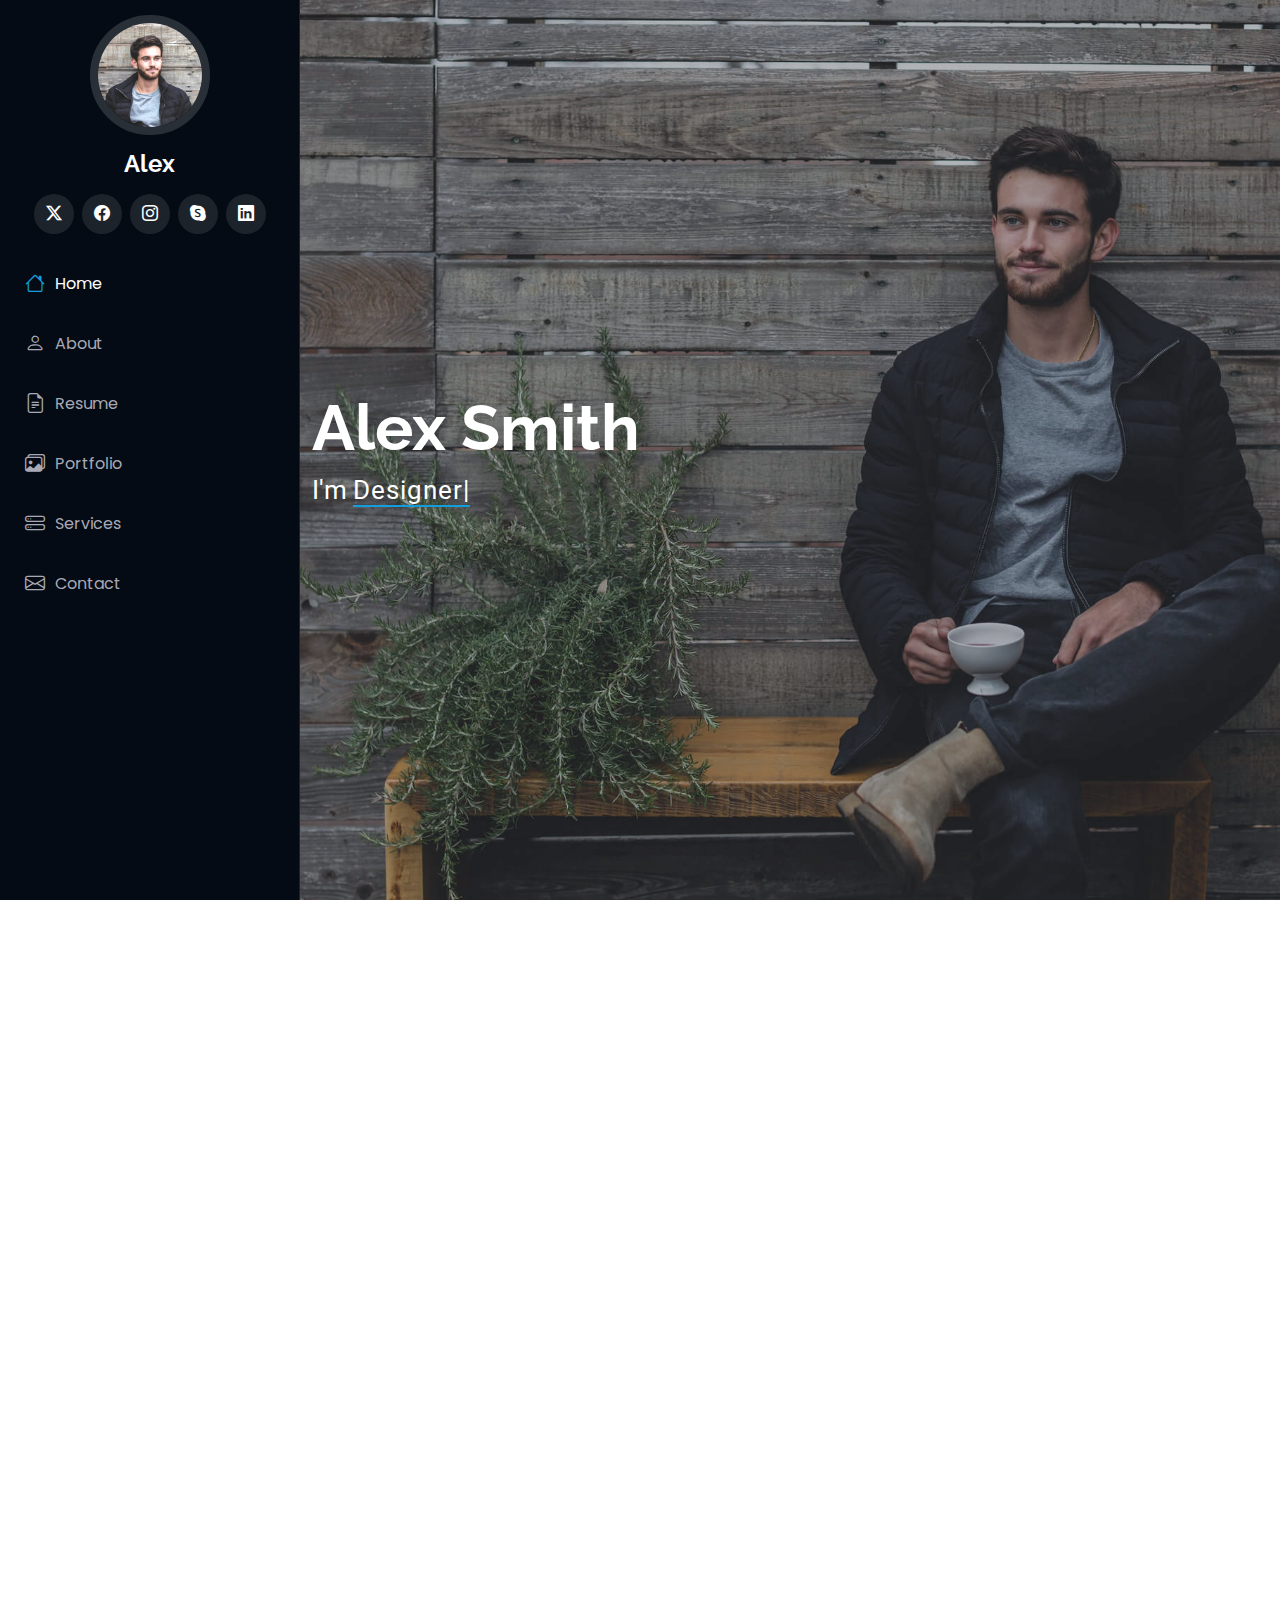
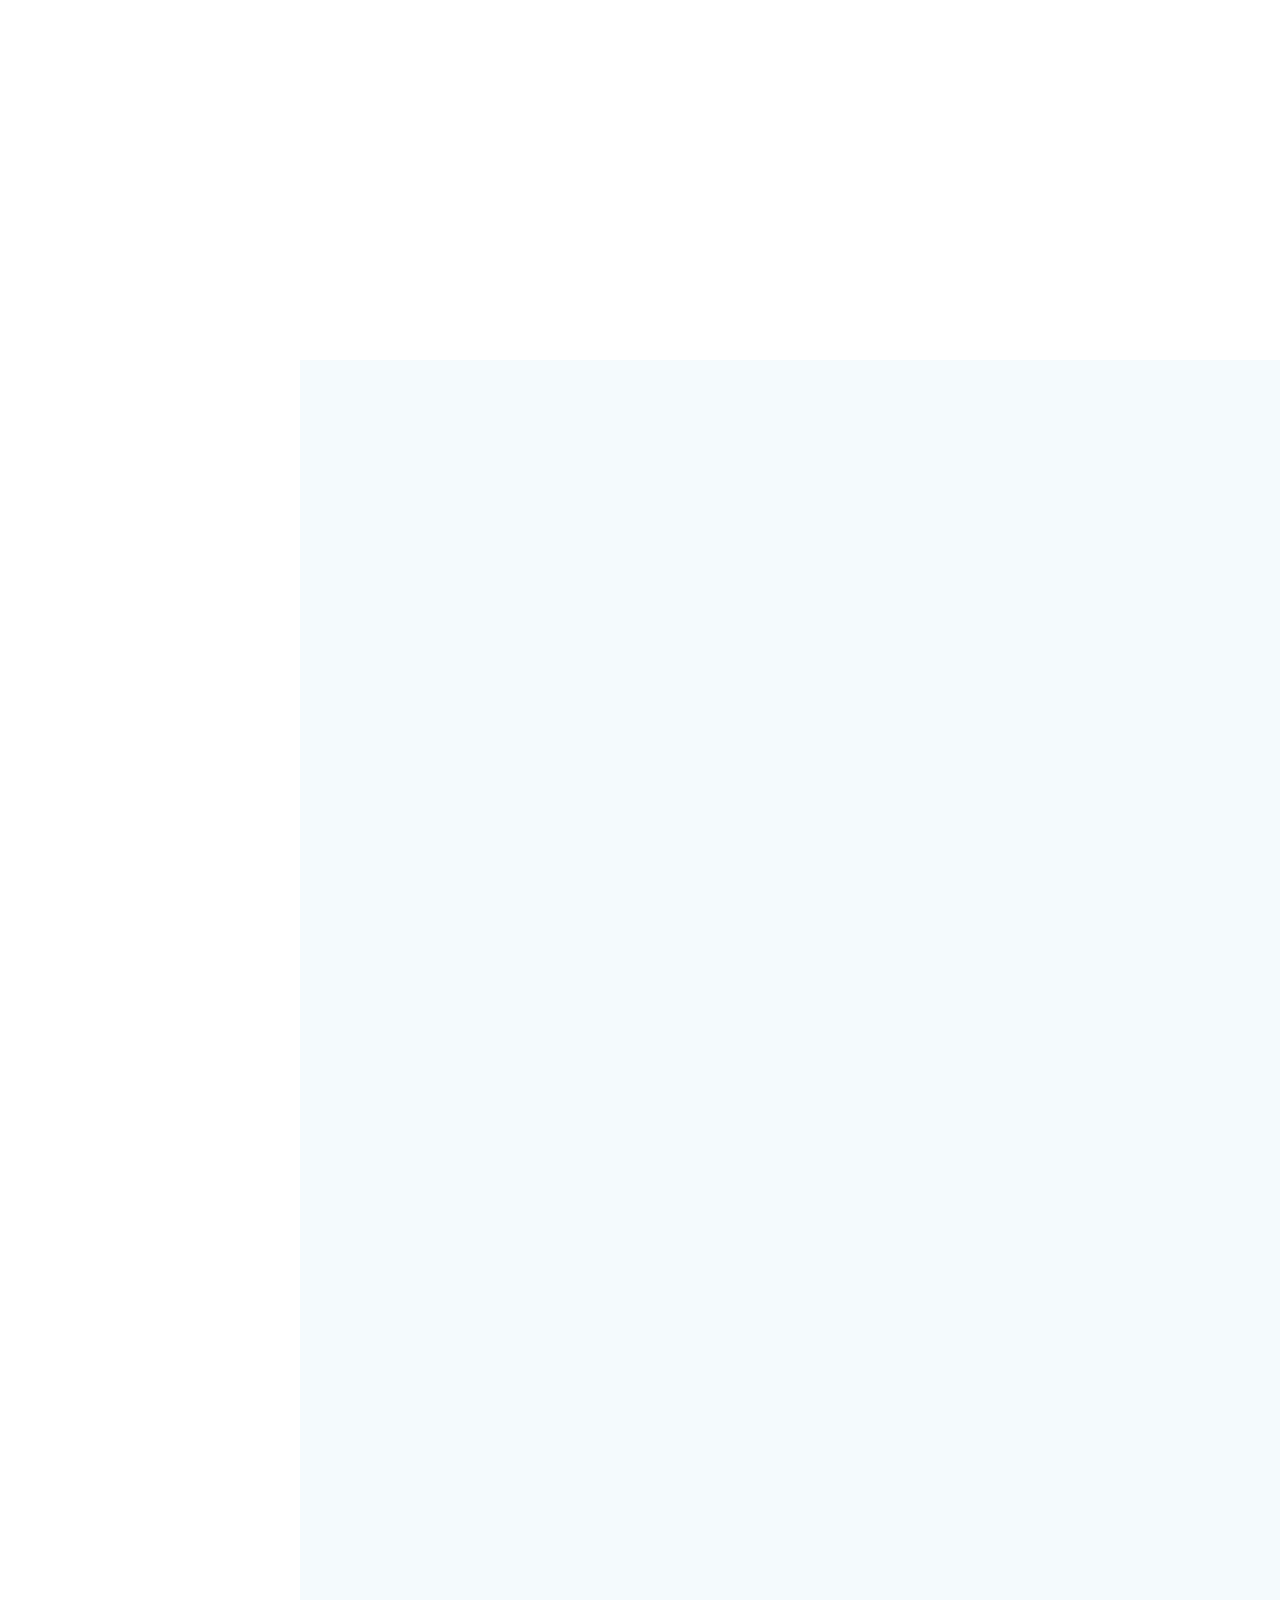
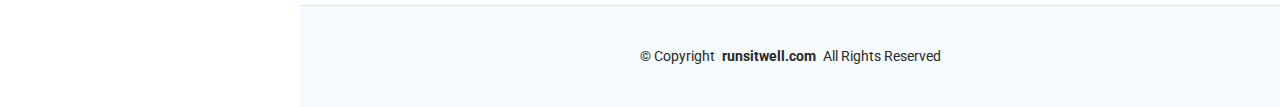
<file: template5/index.html>
<!DOCTYPE html>
<html lang="en">

<head>
  <meta charset="utf-8">
  <meta content="width=device-width, initial-scale=1.0" name="viewport">
  <title>TEMA 5
  </title>
  <meta content="" name="description">
  <meta content="" name="keywords">

  <!-- Fonts -->
  <link href="https://fonts.googleapis.com" rel="preconnect">
  <link href="https://fonts.gstatic.com" rel="preconnect" crossorigin>
  <link href="https://fonts.googleapis.com/css2?family=Roboto:ital,wght@0,100;0,300;0,400;0,500;0,700;0,900;1,100;1,300;1,400;1,500;1,700;1,900&family=Poppins:ital,wght@0,100;0,200;0,300;0,400;0,500;0,600;0,700;0,800;0,900;1,100;1,200;1,300;1,400;1,500;1,600;1,700;1,800;1,900&family=Raleway:ital,wght@0,100;0,200;0,300;0,400;0,500;0,600;0,700;0,800;0,900;1,100;1,200;1,300;1,400;1,500;1,600;1,700;1,800;1,900&display=swap" rel="stylesheet">

  <!-- Vendor CSS Files -->
  <link href="assets/vendor/bootstrap/css/bootstrap.min.css" rel="stylesheet">
  <link href="assets/vendor/bootstrap-icons/bootstrap-icons.css" rel="stylesheet">
  <link href="assets/vendor/aos/aos.css" rel="stylesheet">
  <link href="assets/vendor/glightbox/css/glightbox.min.css" rel="stylesheet">
  <link href="assets/vendor/swiper/swiper-bundle.min.css" rel="stylesheet">

  <!-- Main CSS File -->
  <link href="assets/css/main.css" rel="stylesheet">

  <!-- =======================================================
  * Template Name: iPortfolio
  * Template URL: https://bootstrapmade.com/iportfolio-bootstrap-portfolio-websites-template/
  * Updated: Jun 29 2024 with Bootstrap v5.3.3
  * Author: BootstrapMade.com
  * License: https://bootstrapmade.com/license/
  ======================================================== -->
</head>

<body class="index-page">

  <header id="header" class="header dark-background d-flex flex-column">
    <i class="header-toggle d-xl-none bi bi-list"></i>

    <div class="profile-img">
      <img src="assets/img/my-profile-img.jpg" alt="" class="img-fluid rounded-circle">
    </div>

    <a href="index.html" class="logo d-flex align-items-center justify-content-center">
      <!-- Uncomment the line below if you also wish to use an image logo -->
      <!-- <img src="assets/img/logo.png" alt=""> -->
      <h1 class="sitename">Alex</h1>
    </a>

    <div class="social-links text-center">
      <a href="#" class="twitter"><i class="bi bi-twitter-x"></i></a>
      <a href="#" class="facebook"><i class="bi bi-facebook"></i></a>
      <a href="#" class="instagram"><i class="bi bi-instagram"></i></a>
      <a href="#" class="google-plus"><i class="bi bi-skype"></i></a>
      <a href="#" class="linkedin"><i class="bi bi-linkedin"></i></a>
    </div>

    <nav id="navmenu" class="navmenu">
      <ul>
        <li><a href="#hero" class="active"><i class="bi bi-house navicon"></i>Home</a></li>
        <li><a href="#about"><i class="bi bi-person navicon"></i> About</a></li>
        <li><a href="#resume"><i class="bi bi-file-earmark-text navicon"></i> Resume</a></li>
        <li><a href="#portfolio"><i class="bi bi-images navicon"></i> Portfolio</a></li>
        <li><a href="#services"><i class="bi bi-hdd-stack navicon"></i> Services</a></li>
        <li><a href="#contact"><i class="bi bi-envelope navicon"></i> Contact</a></li>
      </ul>
    </nav>

  </header>

  <main class="main">

    <!-- Hero Section -->
    <section id="hero" class="hero section dark-background">

      <img src="assets/img/hero-bg.jpg" alt="" data-aos="fade-in" class="">

      <div class="container" data-aos="fade-up" data-aos-delay="100">
        <h2>Alex Smith</h2>
        <p>I'm <span class="typed" data-typed-items="Designer, Developer, Freelancer, Photographer">Designer</span><span class="typed-cursor typed-cursor--blink" aria-hidden="true"></span><span class="typed-cursor typed-cursor--blink" aria-hidden="true"></span></p>
      </div>

    </section><!-- /Hero Section -->

    <!-- About Section -->
    <section id="about" class="about section">

      <!-- Section Title -->
      <div class="container section-title" data-aos="fade-up">
        <h2>About</h2>
        <p>Magnam dolores commodi suscipit. Necessitatibus eius consequatur ex aliquid fuga eum quidem. Sit sint consectetur velit. Quisquam quos quisquam cupiditate. Et nemo qui impedit suscipit alias ea. Quia fugiat sit in iste officiis commodi quidem hic quas.</p>
      </div><!-- End Section Title -->

      <div class="container" data-aos="fade-up" data-aos-delay="100">

        <div class="row gy-4 justify-content-center">
          <div class="col-lg-4">
            <img src="assets/img/my-profile-img.jpg" class="img-fluid" alt="">
          </div>
          <div class="col-lg-8 content">
            <h2>UI/UX Designer &amp; Web Developer.</h2>
            <p class="fst-italic py-3">
              Lorem ipsum dolor sit amet, consectetur adipiscing elit, sed do eiusmod tempor incididunt ut labore et dolore
              magna aliqua.
            </p>
            <div class="row">
              <div class="col-lg-6">
                <ul>
                  <li><i class="bi bi-chevron-right"></i> <strong>Birthday:</strong> <span>1 May 1995</span></li>
                  <li><i class="bi bi-chevron-right"></i> <strong>Website:</strong> <span>www.example.com</span></li>
                  <li><i class="bi bi-chevron-right"></i> <strong>Phone:</strong> <span>+123 456 7890</span></li>
                  <li><i class="bi bi-chevron-right"></i> <strong>City:</strong> <span>New York, USA</span></li>
                </ul>
              </div>
              <div class="col-lg-6">
                <ul>
                  <li><i class="bi bi-chevron-right"></i> <strong>Age:</strong> <span>30</span></li>
                  <li><i class="bi bi-chevron-right"></i> <strong>Degree:</strong> <span>Master</span></li>
                  <li><i class="bi bi-chevron-right"></i> <strong>Email:</strong> <span>email@example.com</span></li>
                  <li><i class="bi bi-chevron-right"></i> <strong>Freelance:</strong> <span>Available</span></li>
                </ul>
              </div>
            </div>
            <p class="py-3">
              Officiis eligendi itaque labore et dolorum mollitia officiis optio vero. Quisquam sunt adipisci omnis et ut. Nulla accusantium dolor incidunt officia tempore. Et eius omnis.
              Cupiditate ut dicta maxime officiis quidem quia. Sed et consectetur qui quia repellendus itaque neque.
            </p>
          </div>
        </div>

      </div>

    </section><!-- /About Section -->

    <!-- Stats Section -->
    <section id="stats" class="stats section">

      <div class="container" data-aos="fade-up" data-aos-delay="100">

        <div class="row gy-4">

          <div class="col-lg-3 col-md-6">
            <div class="stats-item">
              <i class="bi bi-emoji-smile"></i>
              <span data-purecounter-start="0" data-purecounter-end="232" data-purecounter-duration="1" class="purecounter"></span>
              <p><strong>Happy Clients</strong> <span>consequuntur quae</span></p>
            </div>
          </div><!-- End Stats Item -->

          <div class="col-lg-3 col-md-6">
            <div class="stats-item">
              <i class="bi bi-journal-richtext"></i>
              <span data-purecounter-start="0" data-purecounter-end="521" data-purecounter-duration="1" class="purecounter"></span>
              <p><strong>Projects</strong> <span>adipisci atque cum quia aut</span></p>
            </div>
          </div><!-- End Stats Item -->

          <div class="col-lg-3 col-md-6">
            <div class="stats-item">
              <i class="bi bi-headset"></i>
              <span data-purecounter-start="0" data-purecounter-end="1453" data-purecounter-duration="1" class="purecounter"></span>
              <p><strong>Hours Of Support</strong> <span>aut commodi quaerat</span></p>
            </div>
          </div><!-- End Stats Item -->

          <div class="col-lg-3 col-md-6">
            <div class="stats-item">
              <i class="bi bi-people"></i>
              <span data-purecounter-start="0" data-purecounter-end="32" data-purecounter-duration="1" class="purecounter"></span>
              <p><strong>Hard Workers</strong> <span>rerum asperiores dolor</span></p>
            </div>
          </div><!-- End Stats Item -->

        </div>

      </div>

    </section><!-- /Stats Section -->

    <!-- Skills Section -->
    <section id="skills" class="skills section light-background">

      <!-- Section Title -->
      <div class="container section-title" data-aos="fade-up">
        <h2>Skills</h2>
        <p>Necessitatibus eius consequatur ex aliquid fuga eum quidem sint consectetur velit</p>
      </div><!-- End Section Title -->

      <div class="container" data-aos="fade-up" data-aos-delay="100">

        <div class="row skills-content skills-animation">

          <div class="col-lg-6">

            <div class="progress">
              <span class="skill"><span>HTML</span> <i class="val">100%</i></span>
              <div class="progress-bar-wrap">
                <div class="progress-bar" role="progressbar" aria-valuenow="100" aria-valuemin="0" aria-valuemax="100"></div>
              </div>
            </div><!-- End Skills Item -->

            <div class="progress">
              <span class="skill"><span>CSS</span> <i class="val">90%</i></span>
              <div class="progress-bar-wrap">
                <div class="progress-bar" role="progressbar" aria-valuenow="90" aria-valuemin="0" aria-valuemax="100"></div>
              </div>
            </div><!-- End Skills Item -->

            <div class="progress">
              <span class="skill"><span>JavaScript</span> <i class="val">75%</i></span>
              <div class="progress-bar-wrap">
                <div class="progress-bar" role="progressbar" aria-valuenow="75" aria-valuemin="0" aria-valuemax="100"></div>
              </div>
            </div><!-- End Skills Item -->

          </div>

          <div class="col-lg-6">

            <div class="progress">
              <span class="skill"><span>PHP</span> <i class="val">80%</i></span>
              <div class="progress-bar-wrap">
                <div class="progress-bar" role="progressbar" aria-valuenow="80" aria-valuemin="0" aria-valuemax="100"></div>
              </div>
            </div><!-- End Skills Item -->

            <div class="progress">
              <span class="skill"><span>WordPress/CMS</span> <i class="val">90%</i></span>
              <div class="progress-bar-wrap">
                <div class="progress-bar" role="progressbar" aria-valuenow="90" aria-valuemin="0" aria-valuemax="100"></div>
              </div>
            </div><!-- End Skills Item -->

            <div class="progress">
              <span class="skill"><span>Photoshop</span> <i class="val">55%</i></span>
              <div class="progress-bar-wrap">
                <div class="progress-bar" role="progressbar" aria-valuenow="55" aria-valuemin="0" aria-valuemax="100"></div>
              </div>
            </div><!-- End Skills Item -->

          </div>

        </div>

      </div>

    </section><!-- /Skills Section -->

    <!-- Resume Section -->
    <section id="resume" class="resume section">

      <!-- Section Title -->
      <div class="container section-title" data-aos="fade-up">
        <h2>Resume</h2>
        <p>Magnam dolores commodi suscipit. Necessitatibus eius consequatur ex aliquid fuga eum quidem. Sit sint consectetur velit. Quisquam quos quisquam cupiditate. Et nemo qui impedit suscipit alias ea. Quia fugiat sit in iste officiis commodi quidem hic quas.</p>
      </div><!-- End Section Title -->

      <div class="container">

        <div class="row">

          <div class="col-lg-6" data-aos="fade-up" data-aos-delay="100">
            <h3 class="resume-title">Sumary</h3>

            <div class="resume-item pb-0">
              <h4>Brandon Johnson</h4>
              <p><em>Innovative and deadline-driven Graphic Designer with 3+ years of experience designing and developing user-centered digital/print marketing material from initial concept to final, polished deliverable.</em></p>
              <ul>
                <li>Portland par 127,Orlando, FL</li>
                <li>(123) 456-7891</li>
                <li>alice.barkley@example.com</li>
              </ul>
            </div><!-- Edn Resume Item -->

            <h3 class="resume-title">Education</h3>
            <div class="resume-item">
              <h4>Master of Fine Arts &amp; Graphic Design</h4>
              <h5>2015 - 2016</h5>
              <p><em>Rochester Institute of Technology, Rochester, NY</em></p>
              <p>Qui deserunt veniam. Et sed aliquam labore tempore sed quisquam iusto autem sit. Ea vero voluptatum qui ut dignissimos deleniti nerada porti sand markend</p>
            </div><!-- Edn Resume Item -->

            <div class="resume-item">
              <h4>Bachelor of Fine Arts &amp; Graphic Design</h4>
              <h5>2010 - 2014</h5>
              <p><em>Rochester Institute of Technology, Rochester, NY</em></p>
              <p>Quia nobis sequi est occaecati aut. Repudiandae et iusto quae reiciendis et quis Eius vel ratione eius unde vitae rerum voluptates asperiores voluptatem Earum molestiae consequatur neque etlon sader mart dila</p>
            </div><!-- Edn Resume Item -->

          </div>

          <div class="col-lg-6" data-aos="fade-up" data-aos-delay="200">
            <h3 class="resume-title">Professional Experience</h3>
            <div class="resume-item">
              <h4>Senior graphic design specialist</h4>
              <h5>2019 - Present</h5>
              <p><em>Experion, New York, NY </em></p>
              <ul>
                <li>Lead in the design, development, and implementation of the graphic, layout, and production communication materials</li>
                <li>Delegate tasks to the 7 members of the design team and provide counsel on all aspects of the project. </li>
                <li>Supervise the assessment of all graphic materials in order to ensure quality and accuracy of the design</li>
                <li>Oversee the efficient use of production project budgets ranging from $2,000 - $25,000</li>
              </ul>
            </div><!-- Edn Resume Item -->

            <div class="resume-item">
              <h4>Graphic design specialist</h4>
              <h5>2017 - 2018</h5>
              <p><em>Stepping Stone Advertising, New York, NY</em></p>
              <ul>
                <li>Developed numerous marketing programs (logos, brochures,infographics, presentations, and advertisements).</li>
                <li>Managed up to 5 projects or tasks at a given time while under pressure</li>
                <li>Recommended and consulted with clients on the most appropriate graphic design</li>
                <li>Created 4+ design presentations and proposals a month for clients and account managers</li>
              </ul>
            </div><!-- Edn Resume Item -->

          </div>

        </div>

      </div>

    </section><!-- /Resume Section -->

    <!-- Portfolio Section -->
    <section id="portfolio" class="portfolio section light-background">

      <!-- Section Title -->
      <div class="container section-title" data-aos="fade-up">
        <h2>Portfolio</h2>
        <p>Magnam dolores commodi suscipit. Necessitatibus eius consequatur ex aliquid fuga eum quidem. Sit sint consectetur velit. Quisquam quos quisquam cupiditate. Et nemo qui impedit suscipit alias ea. Quia fugiat sit in iste officiis commodi quidem hic quas.</p>
      </div><!-- End Section Title -->

      <div class="container">

        <div class="isotope-layout" data-default-filter="*" data-layout="masonry" data-sort="original-order">

          <ul class="portfolio-filters isotope-filters" data-aos="fade-up" data-aos-delay="100">
            <li data-filter="*" class="filter-active">All</li>
            <li data-filter=".filter-app">App</li>
            <li data-filter=".filter-product">Product</li>
            <li data-filter=".filter-branding">Branding</li>
            <li data-filter=".filter-books">Books</li>
          </ul><!-- End Portfolio Filters -->

          <div class="row gy-4 isotope-container" data-aos="fade-up" data-aos-delay="200">

            <div class="col-lg-4 col-md-6 portfolio-item isotope-item filter-app">
              <div class="portfolio-content h-100">
                <img src="assets/img/portfolio/app-1.jpg" class="img-fluid" alt="">
                <div class="portfolio-info">
                  <h4>App 1</h4>
                  <p>Lorem ipsum, dolor sit amet consectetur</p>
                  <a href="assets/img/portfolio/app-1.jpg" title="App 1" data-gallery="portfolio-gallery-app" class="glightbox preview-link"><i class="bi bi-zoom-in"></i></a>
                  <a href="portfolio-details.html" title="More Details" class="details-link"><i class="bi bi-link-45deg"></i></a>
                </div>
              </div>
            </div><!-- End Portfolio Item -->

            <div class="col-lg-4 col-md-6 portfolio-item isotope-item filter-product">
              <div class="portfolio-content h-100">
                <img src="assets/img/portfolio/product-1.jpg" class="img-fluid" alt="">
                <div class="portfolio-info">
                  <h4>Product 1</h4>
                  <p>Lorem ipsum, dolor sit amet consectetur</p>
                  <a href="assets/img/portfolio/product-1.jpg" title="Product 1" data-gallery="portfolio-gallery-product" class="glightbox preview-link"><i class="bi bi-zoom-in"></i></a>
                  <a href="portfolio-details.html" title="More Details" class="details-link"><i class="bi bi-link-45deg"></i></a>
                </div>
              </div>
            </div><!-- End Portfolio Item -->

            <div class="col-lg-4 col-md-6 portfolio-item isotope-item filter-branding">
              <div class="portfolio-content h-100">
                <img src="assets/img/portfolio/branding-1.jpg" class="img-fluid" alt="">
                <div class="portfolio-info">
                  <h4>Branding 1</h4>
                  <p>Lorem ipsum, dolor sit amet consectetur</p>
                  <a href="assets/img/portfolio/branding-1.jpg" title="Branding 1" data-gallery="portfolio-gallery-branding" class="glightbox preview-link"><i class="bi bi-zoom-in"></i></a>
                  <a href="portfolio-details.html" title="More Details" class="details-link"><i class="bi bi-link-45deg"></i></a>
                </div>
              </div>
            </div><!-- End Portfolio Item -->

            <div class="col-lg-4 col-md-6 portfolio-item isotope-item filter-books">
              <div class="portfolio-content h-100">
                <img src="assets/img/portfolio/books-1.jpg" class="img-fluid" alt="">
                <div class="portfolio-info">
                  <h4>Books 1</h4>
                  <p>Lorem ipsum, dolor sit amet consectetur</p>
                  <a href="assets/img/portfolio/books-1.jpg" title="Branding 1" data-gallery="portfolio-gallery-book" class="glightbox preview-link"><i class="bi bi-zoom-in"></i></a>
                  <a href="portfolio-details.html" title="More Details" class="details-link"><i class="bi bi-link-45deg"></i></a>
                </div>
              </div>
            </div><!-- End Portfolio Item -->

            <div class="col-lg-4 col-md-6 portfolio-item isotope-item filter-app">
              <div class="portfolio-content h-100">
                <img src="assets/img/portfolio/app-2.jpg" class="img-fluid" alt="">
                <div class="portfolio-info">
                  <h4>App 2</h4>
                  <p>Lorem ipsum, dolor sit amet consectetur</p>
                  <a href="assets/img/portfolio/app-2.jpg" title="App 2" data-gallery="portfolio-gallery-app" class="glightbox preview-link"><i class="bi bi-zoom-in"></i></a>
                  <a href="portfolio-details.html" title="More Details" class="details-link"><i class="bi bi-link-45deg"></i></a>
                </div>
              </div>
            </div><!-- End Portfolio Item -->

            <div class="col-lg-4 col-md-6 portfolio-item isotope-item filter-product">
              <div class="portfolio-content h-100">
                <img src="assets/img/portfolio/product-2.jpg" class="img-fluid" alt="">
                <div class="portfolio-info">
                  <h4>Product 2</h4>
                  <p>Lorem ipsum, dolor sit amet consectetur</p>
                  <a href="assets/img/portfolio/product-2.jpg" title="Product 2" data-gallery="portfolio-gallery-product" class="glightbox preview-link"><i class="bi bi-zoom-in"></i></a>
                  <a href="portfolio-details.html" title="More Details" class="details-link"><i class="bi bi-link-45deg"></i></a>
                </div>
              </div>
            </div><!-- End Portfolio Item -->

            <div class="col-lg-4 col-md-6 portfolio-item isotope-item filter-branding">
              <div class="portfolio-content h-100">
                <img src="assets/img/portfolio/branding-2.jpg" class="img-fluid" alt="">
                <div class="portfolio-info">
                  <h4>Branding 2</h4>
                  <p>Lorem ipsum, dolor sit amet consectetur</p>
                  <a href="assets/img/portfolio/branding-2.jpg" title="Branding 2" data-gallery="portfolio-gallery-branding" class="glightbox preview-link"><i class="bi bi-zoom-in"></i></a>
                  <a href="portfolio-details.html" title="More Details" class="details-link"><i class="bi bi-link-45deg"></i></a>
                </div>
              </div>
            </div><!-- End Portfolio Item -->

            <div class="col-lg-4 col-md-6 portfolio-item isotope-item filter-books">
              <div class="portfolio-content h-100">
                <img src="assets/img/portfolio/books-2.jpg" class="img-fluid" alt="">
                <div class="portfolio-info">
                  <h4>Books 2</h4>
                  <p>Lorem ipsum, dolor sit amet consectetur</p>
                  <a href="assets/img/portfolio/books-2.jpg" title="Branding 2" data-gallery="portfolio-gallery-book" class="glightbox preview-link"><i class="bi bi-zoom-in"></i></a>
                  <a href="portfolio-details.html" title="More Details" class="details-link"><i class="bi bi-link-45deg"></i></a>
                </div>
              </div>
            </div><!-- End Portfolio Item -->

            <div class="col-lg-4 col-md-6 portfolio-item isotope-item filter-app">
              <div class="portfolio-content h-100">
                <img src="assets/img/portfolio/app-3.jpg" class="img-fluid" alt="">
                <div class="portfolio-info">
                  <h4>App 3</h4>
                  <p>Lorem ipsum, dolor sit amet consectetur</p>
                  <a href="assets/img/portfolio/app-3.jpg" title="App 3" data-gallery="portfolio-gallery-app" class="glightbox preview-link"><i class="bi bi-zoom-in"></i></a>
                  <a href="portfolio-details.html" title="More Details" class="details-link"><i class="bi bi-link-45deg"></i></a>
                </div>
              </div>
            </div><!-- End Portfolio Item -->

            <div class="col-lg-4 col-md-6 portfolio-item isotope-item filter-product">
              <div class="portfolio-content h-100">
                <img src="assets/img/portfolio/product-3.jpg" class="img-fluid" alt="">
                <div class="portfolio-info">
                  <h4>Product 3</h4>
                  <p>Lorem ipsum, dolor sit amet consectetur</p>
                  <a href="assets/img/portfolio/product-3.jpg" title="Product 3" data-gallery="portfolio-gallery-product" class="glightbox preview-link"><i class="bi bi-zoom-in"></i></a>
                  <a href="portfolio-details.html" title="More Details" class="details-link"><i class="bi bi-link-45deg"></i></a>
                </div>
              </div>
            </div><!-- End Portfolio Item -->

            <div class="col-lg-4 col-md-6 portfolio-item isotope-item filter-branding">
              <div class="portfolio-content h-100">
                <img src="assets/img/portfolio/branding-3.jpg" class="img-fluid" alt="">
                <div class="portfolio-info">
                  <h4>Branding 3</h4>
                  <p>Lorem ipsum, dolor sit amet consectetur</p>
                  <a href="assets/img/portfolio/branding-3.jpg" title="Branding 2" data-gallery="portfolio-gallery-branding" class="glightbox preview-link"><i class="bi bi-zoom-in"></i></a>
                  <a href="portfolio-details.html" title="More Details" class="details-link"><i class="bi bi-link-45deg"></i></a>
                </div>
              </div>
            </div><!-- End Portfolio Item -->

            <div class="col-lg-4 col-md-6 portfolio-item isotope-item filter-books">
              <div class="portfolio-content h-100">
                <img src="assets/img/portfolio/books-3.jpg" class="img-fluid" alt="">
                <div class="portfolio-info">
                  <h4>Books 3</h4>
                  <p>Lorem ipsum, dolor sit amet consectetur</p>
                  <a href="assets/img/portfolio/books-3.jpg" title="Branding 3" data-gallery="portfolio-gallery-book" class="glightbox preview-link"><i class="bi bi-zoom-in"></i></a>
                  <a href="portfolio-details.html" title="More Details" class="details-link"><i class="bi bi-link-45deg"></i></a>
                </div>
              </div>
            </div><!-- End Portfolio Item -->

          </div><!-- End Portfolio Container -->

        </div>

      </div>

    </section><!-- /Portfolio Section -->

    <!-- Services Section -->
    <section id="services" class="services section">

      <!-- Section Title -->
      <div class="container section-title" data-aos="fade-up">
        <h2>Services</h2>
        <p>Magnam dolores commodi suscipit. Necessitatibus eius consequatur ex aliquid fuga eum quidem. Sit sint consectetur velit. Quisquam quos quisquam cupiditate. Et nemo qui impedit suscipit alias ea. Quia fugiat sit in iste officiis commodi quidem hic quas.</p>
      </div><!-- End Section Title -->

      <div class="container">

        <div class="row gy-4">

          <div class="col-lg-4 col-md-6 service-item d-flex" data-aos="fade-up" data-aos-delay="100">
            <div class="icon flex-shrink-0"><i class="bi bi-briefcase"></i></div>
            <div>
              <h4 class="title"><a href="service-details.html" class="stretched-link">Lorem Ipsum</a></h4>
              <p class="description">Voluptatum deleniti atque corrupti quos dolores et quas molestias excepturi sint occaecati cupiditate non provident</p>
            </div>
          </div>
          <!-- End Service Item -->

          <div class="col-lg-4 col-md-6 service-item d-flex" data-aos="fade-up" data-aos-delay="200">
            <div class="icon flex-shrink-0"><i class="bi bi-card-checklist"></i></div>
            <div>
              <h4 class="title"><a href="service-details.html" class="stretched-link">Dolor Sitema</a></h4>
              <p class="description">Minim veniam, quis nostrud exercitation ullamco laboris nisi ut aliquip ex ea commodo consequat tarad limino ata</p>
            </div>
          </div><!-- End Service Item -->

          <div class="col-lg-4 col-md-6 service-item d-flex" data-aos="fade-up" data-aos-delay="300">
            <div class="icon flex-shrink-0"><i class="bi bi-bar-chart"></i></div>
            <div>
              <h4 class="title"><a href="service-details.html" class="stretched-link">Sed ut perspiciatis</a></h4>
              <p class="description">Duis aute irure dolor in reprehenderit in voluptate velit esse cillum dolore eu fugiat nulla pariatur</p>
            </div>
          </div><!-- End Service Item -->

          <div class="col-lg-4 col-md-6 service-item d-flex" data-aos="fade-up" data-aos-delay="400">
            <div class="icon flex-shrink-0"><i class="bi bi-binoculars"></i></div>
            <div>
              <h4 class="title"><a href="service-details.html" class="stretched-link">Magni Dolores</a></h4>
              <p class="description">Excepteur sint occaecat cupidatat non proident, sunt in culpa qui officia deserunt mollit anim id est laborum</p>
            </div>
          </div><!-- End Service Item -->

          <div class="col-lg-4 col-md-6 service-item d-flex" data-aos="fade-up" data-aos-delay="500">
            <div class="icon flex-shrink-0"><i class="bi bi-brightness-high"></i></div>
            <div>
              <h4 class="title"><a href="service-details.html" class="stretched-link">Nemo Enim</a></h4>
              <p class="description">At vero eos et accusamus et iusto odio dignissimos ducimus qui blanditiis praesentium voluptatum deleniti atque</p>
            </div>
          </div><!-- End Service Item -->

          <div class="col-lg-4 col-md-6 service-item d-flex" data-aos="fade-up" data-aos-delay="600">
            <div class="icon flex-shrink-0"><i class="bi bi-calendar4-week"></i></div>
            <div>
              <h4 class="title"><a href="service-details.html" class="stretched-link">Eiusmod Tempor</a></h4>
              <p class="description">Et harum quidem rerum facilis est et expedita distinctio. Nam libero tempore, cum soluta nobis est eligendi</p>
            </div>
          </div><!-- End Service Item -->

        </div>

      </div>

    </section><!-- /Services Section -->


    <!-- Contact Section -->
    <section id="contact" class="contact section">

      <!-- Section Title -->
      <div class="container section-title" data-aos="fade-up">
        <h2>Contact</h2>
        <p>Necessitatibus eius consequatur ex aliquid fuga eum quidem sint consectetur velit</p>
      </div><!-- End Section Title -->

      <div class="container" data-aos="fade-up" data-aos-delay="100">

        <div class="row gy-4">

          <div class="col-lg-5">

            <div class="info-wrap">
              <div class="info-item d-flex" data-aos="fade-up" data-aos-delay="200">
                <i class="bi bi-geo-alt flex-shrink-0"></i>
                <div>
                  <h3>Address</h3>
                  <p>A108 Adam Street, New York, NY 535022</p>
                </div>
              </div><!-- End Info Item -->

              <div class="info-item d-flex" data-aos="fade-up" data-aos-delay="300">
                <i class="bi bi-telephone flex-shrink-0"></i>
                <div>
                  <h3>Call Us</h3>
                  <p>+1 5589 55488 55</p>
                </div>
              </div><!-- End Info Item -->

              <div class="info-item d-flex" data-aos="fade-up" data-aos-delay="400">
                <i class="bi bi-envelope flex-shrink-0"></i>
                <div>
                  <h3>Email Us</h3>
                  <p>info@example.com</p>
                </div>
              </div><!-- End Info Item -->

              <iframe src="https://www.google.com/maps/embed?pb=!1m14!1m8!1m3!1d48389.78314118045!2d-74.006138!3d40.710059!3m2!1i1024!2i768!4f13.1!3m3!1m2!1s0x89c25a22a3bda30d%3A0xb89d1fe6bc499443!2sDowntown%20Conference%20Center!5e0!3m2!1sen!2sus!4v1676961268712!5m2!1sen!2sus" frameborder="0" style="border:0; width: 100%; height: 270px;" allowfullscreen="" loading="lazy" referrerpolicy="no-referrer-when-downgrade"></iframe>
            </div>
          </div>

          <div class="col-lg-7">
            <form action="forms/contact.php" method="post" class="php-email-form" data-aos="fade-up" data-aos-delay="200">
              <div class="row gy-4">

                <div class="col-md-6">
                  <label for="name-field" class="pb-2">Your Name</label>
                  <input type="text" name="name" id="name-field" class="form-control" required="">
                </div>

                <div class="col-md-6">
                  <label for="email-field" class="pb-2">Your Email</label>
                  <input type="email" class="form-control" name="email" id="email-field" required="">
                </div>

                <div class="col-md-12">
                  <label for="subject-field" class="pb-2">Subject</label>
                  <input type="text" class="form-control" name="subject" id="subject-field" required="">
                </div>

                <div class="col-md-12">
                  <label for="message-field" class="pb-2">Message</label>
                  <textarea class="form-control" name="message" rows="10" id="message-field" required=""></textarea>
                </div>

                <div class="col-md-12 text-center">
                  <div class="loading">Loading</div>
                  <div class="error-message"></div>
                  <div class="sent-message">Your message has been sent. Thank you!</div>

                  <button type="submit">Send Message</button>
                </div>

              </div>
            </form>
          </div><!-- End Contact Form -->

        </div>

      </div>

    </section><!-- /Contact Section -->

  </main>

  <footer id="footer" class="footer position-relative light-background">

    <div class="container">
      <div class="copyright text-center ">
        <p>© <span>Copyright</span> <strong class="px-1 sitename">runsitwell.com</strong> <span>All Rights Reserved</span></p>
      </div>
    </div>

  </footer>

  <!-- Scroll Top -->
  <a href="#" id="scroll-top" class="scroll-top d-flex align-items-center justify-content-center"><i class="bi bi-arrow-up-short"></i></a>

  <!-- Preloader -->
  <div id="preloader"></div>

  <!-- Vendor JS Files -->
  <script src="assets/vendor/bootstrap/js/bootstrap.bundle.min.js"></script>
  <script src="assets/vendor/php-email-form/validate.js"></script>
  <script src="assets/vendor/aos/aos.js"></script>
  <script src="assets/vendor/typed.js/typed.umd.js"></script>
  <script src="assets/vendor/purecounter/purecounter_vanilla.js"></script>
  <script src="assets/vendor/waypoints/noframework.waypoints.js"></script>
  <script src="assets/vendor/glightbox/js/glightbox.min.js"></script>
  <script src="assets/vendor/imagesloaded/imagesloaded.pkgd.min.js"></script>
  <script src="assets/vendor/isotope-layout/isotope.pkgd.min.js"></script>
  <script src="assets/vendor/swiper/swiper-bundle.min.js"></script>

  <!-- Main JS File -->
  <script src="assets/js/main.js"></script>

</body>

</html>
</file>
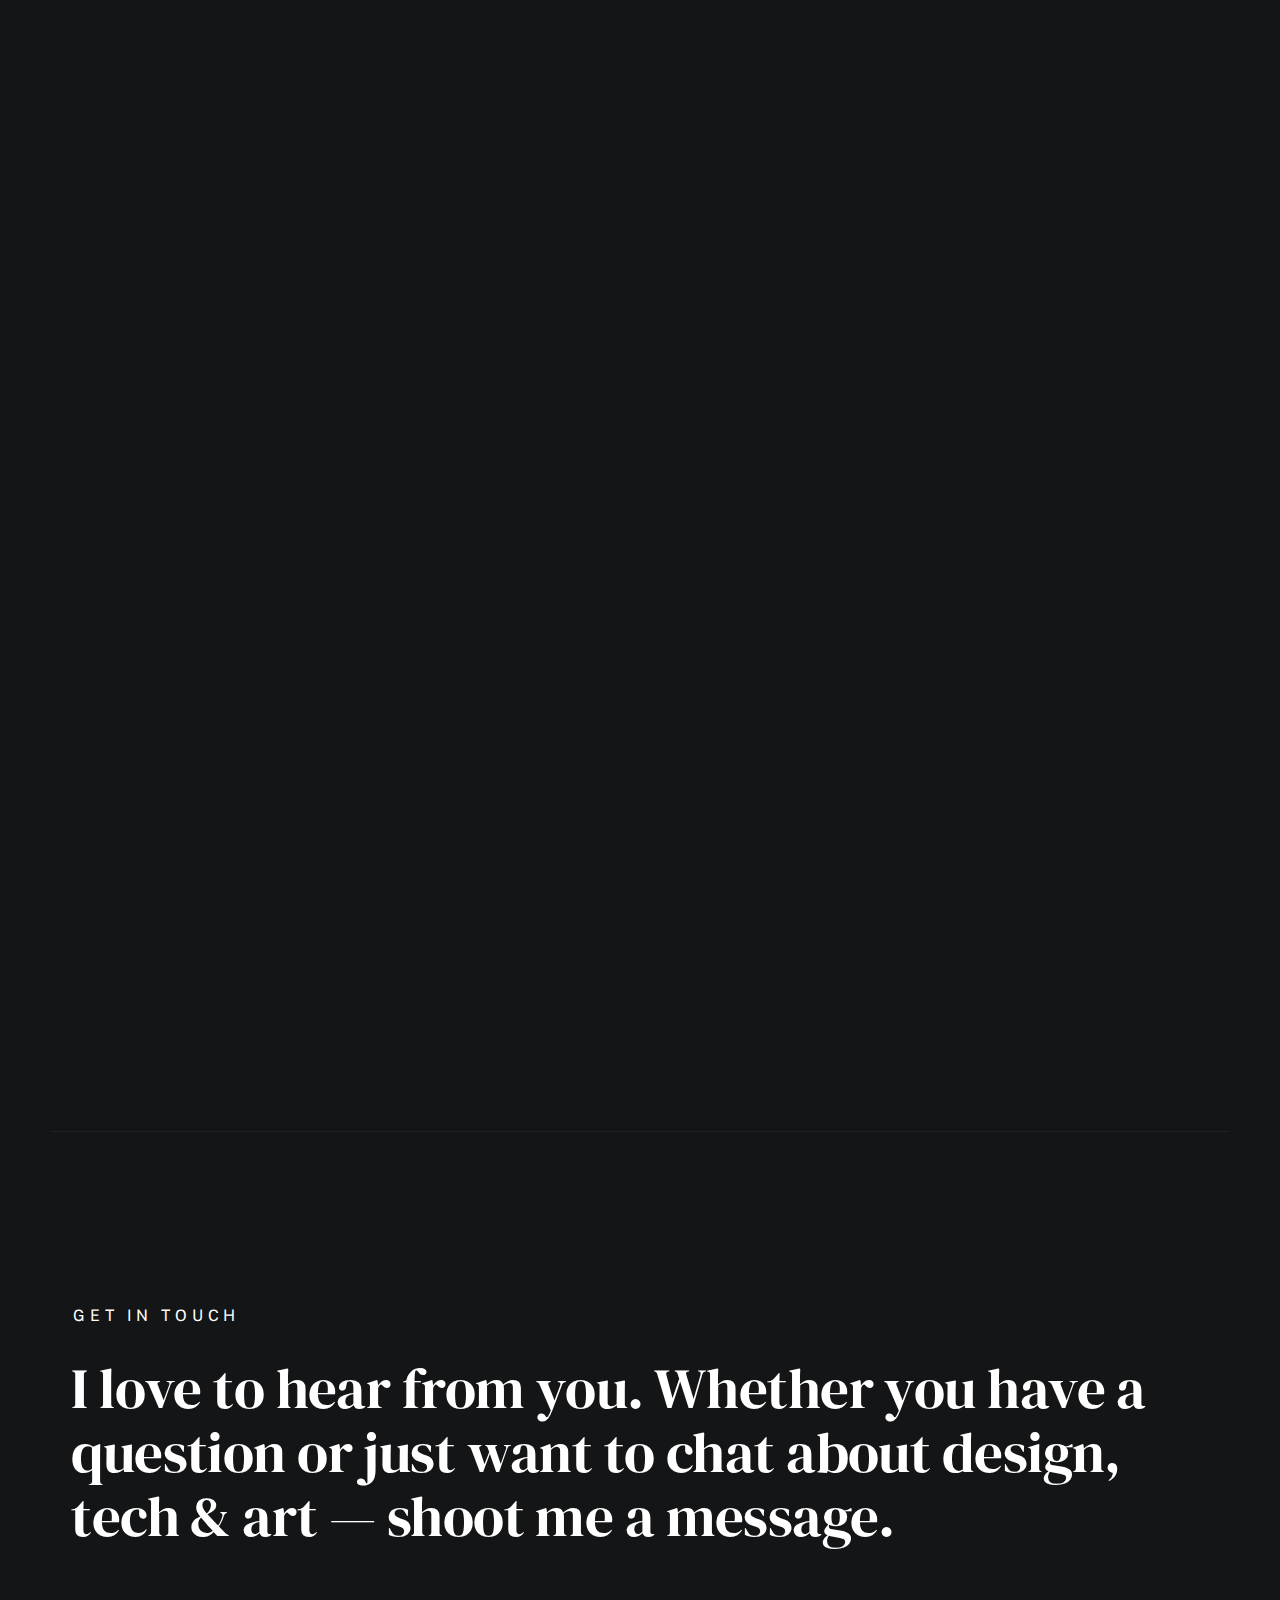
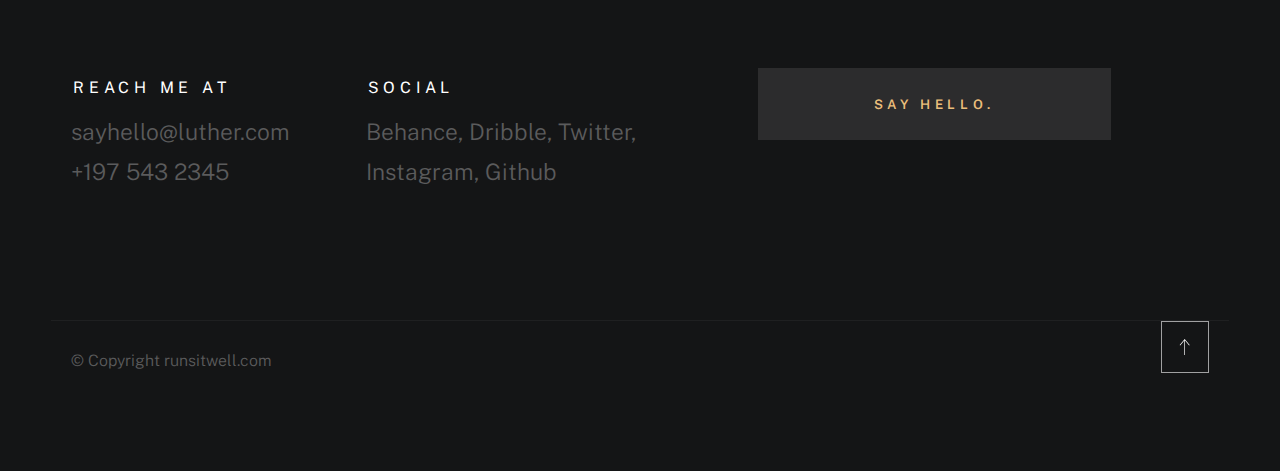
<file: template7/index.html>
<!DOCTYPE html>
<html class="no-js ss-preload" lang="en">
<head>

    <!--- basic page needs
    ================================================== -->
    <meta charset="utf-8">
    <title>TEMA 7</title>
    <meta name="description" content="">
    <meta name="author" content="">

    <!-- mobile specific metas
    ================================================== -->
    <meta name="viewport" content="width=device-width, initial-scale=1">

    <!-- CSS
    ================================================== -->
    <link rel="stylesheet" href="css/vendor.css">
    <link rel="stylesheet" href="css/styles.css">

    <!-- favicons
    ================================================== -->
    <link rel="apple-touch-icon" sizes="180x180" href="apple-touch-icon.png">
    <link rel="manifest" href="site.webmanifest">

</head>

<body id="top">


    <!-- # preloader
    ================================================== -->
    <div id="preloader">
        <div id="loader">
        </div>
    </div>


    <!-- # page wrap
    ================================================== -->
    <div class="s-pagewrap">

        <div class="circles">
            <span></span>
            <span></span>
            <span></span>
            <span></span>
            <span></span>
        </div>


        <!-- ## site header 
        ================================================== -->
        <header class="s-header">

            <div class="header-mobile">
                <span class="mobile-home-link"><a href="#">Namamu</a></span>
                <a class="mobile-menu-toggle" href="#0"><span>Menu</span></a>
            </div>

            <div class="row wide main-nav-wrap">
                <nav class="column lg-12 main-nav">
                    <ul>
                        <li><a href="index.html" class="home-link">Namamu</a></li>
                        <li class="current"><a href="#intro" class="smoothscroll">Intro</a></li>
                        <li><a href="#about" class="smoothscroll">About</a></li>
                        <li><a href="#works" class="smoothscroll">Works</a></li>
                        <li><a href="#contact" class="smoothscroll">Say Hello</a></li>
                    </ul>
                </nav>
            </div>

        </header> <!-- end s-header -->


        <!-- ## main content
        ==================================================- -->
        <main class="s-content">


            <!-- ### intro
            ================================================== -->
            <section id="intro" class="s-intro target-section">

                <div class="row intro-content wide">

                    <div class="column">
                        <div class="text-pretitle with-line">
                            Hello World
                        </div>

                        <h1 class="text-huge-title">
                            I am Luther, <br>
                            a digital designer <br>
                            & frontend <br> 
                            developer based <br>
                            in Somewhere.
                        </h1>
                    </div>

                    <ul class="intro-social">
                        <li><a href="#0">Behance</a></li>
                        <li><a href="#0">Twitter</a></li>
                        <li><a href="#0">Dribbble</a></li>
                        <li><a href="#0">Instagram</a></li>
                    </ul>

                </div> <!-- end intro content -->

                <a href="#about" class="intro-scrolldown smoothscroll">
                    <svg width="24" height="24" viewBox="0 0 24 24" xmlns="http://www.w3.org/2000/svg" fill-rule="evenodd" clip-rule="evenodd"><path d="M11 21.883l-6.235-7.527-.765.644 7.521 9 7.479-9-.764-.645-6.236 7.529v-21.884h-1v21.883z"/></svg>
                </a>

            </section> <!-- end s-intro -->


            <!-- ### about
            ================================================== -->
            <section id="about" class="s-about target-section">


                <div class="row about-info wide" data-animate-block>

                    <div class="column lg-6 md-12 about-info__pic-block">
                        <img src="images/about-photo.jpg" 
                             srcset="images/about-photo.jpg 1x, images/about-photo@2x.jpg 2x" alt="" class="about-info__pic" data-animate-el>
                    </div>

                    <div class="column lg-6 md-12">
                        <div class="about-info__text" >

                            <h2 class="text-pretitle with-line" data-animate-el>
                                About
                            </h2>
                            <p class="attention-getter" data-animate-el>
                                Lorem ipsum dolor sit amet, consectetur adipiscing elit, sed do eiusmod 
                                tempor incididunt ut labore et dolore magna aliqua. Ut enim ad minim 
                                veniam, quis nostrud exercitation ullamco laboris nisi ut aliquip ex 
                                ea commodo consequat. Duis aute irure dolor in reprehenderit in voluptate 
                                velit esse cillum dolore eu fugiat nulla pariatur.
                            </p>
                            <a href="#0" class="btn btn--medium u-fullwidth" data-animate-el>Download CV</a>

                        </div>
                    </div>
                </div> <!-- about-info -->


                <div class="row about-expertise" data-animate-block>
                    <div class="column lg-12">

                        <h2 class="text-pretitle" data-animate-el>Expertise</h2>

                        <ul class="skills-list h1" data-animate-el>
                            <li>Visual Design</li>
                            <li>Branding Identity</li>
                            <li>UI Design</li>
                            <li>Product Design</li>
                            <li>Prototyping</li>
                            <li>Illustration</li>
                        </ul>

                    </div>
                </div> <!-- end about-expertise -->


                <div class="row about-timelines" data-animate-block>

                    <div class="column lg-6 tab-12">

                        <h2 class="text-pretitle" data-animate-el>
                            Experience
                        </h2>

                        <div class="timeline" data-animate-el>

                            <div class="timeline__block">
                                <div class="timeline__bullet"></div>
                                <div class="timeline__header">
                                    <h4 class="timeline__title">Dropbox</h3>
                                    <h5 class="timeline__meta">Product Designer</h5>
                                    <p class="timeline__timeframe">August 2019 - Present</p>
                                </div>
                                <div class="timeline__desc">
                                    <p>Lorem ipsum Occaecat do esse ex et dolor culpa nisi ex in magna consectetur nisi cupidatat laboris esse eiusmod deserunt aute do quis velit esse sed Ut proident cupidatat nulla esse cillum laborum occaecat nostrud sit dolor incididunt amet est occaecat nisi.</p>
                                </div>
                            </div>
    
                            <div class="timeline__block">
                                <div class="timeline__bullet"></div>
                                <div class="timeline__header">
                                    <h4 class="timeline__title">Microsoft</h4>
                                    <h5 class="timeline__meta">Frontend Developer</h5>
                                    <p class="timeline__timeframe">August 2016 - July 2019</p>
                                </div>
                                <div class="timeline__desc">
                                    <p>Lorem ipsum Occaecat do esse ex et dolor culpa nisi ex in magna consectetur nisi cupidatat laboris esse eiusmod deserunt aute do quis velit esse sed Ut proident cupidatat nulla esse cillum laborum occaecat nostrud sit dolor incididunt amet est occaecat nisi.</p>
                                </div>
                            </div>
    
                        </div> <!-- end timeline -->

                    </div> <!-- end column -->

                    <div class="column lg-6 tab-12">

                        <h2 class="text-pretitle" data-animate-el>
                            Education
                        </h2>

                        <div class="timeline" data-animate-el>

                            <div class="timeline__block">
                                <div class="timeline__bullet"></div>
                                <div class="timeline__header">
                                    <h4 class="timeline__title">University of Life</h3>
                                    <h5 class="timeline__meta">Master in Graphic Design</h5>
                                    <p class="timeline__timeframe">April 2015</p>
                                </div>
                                <div class="timeline__desc">
                                    <p>Lorem ipsum Occaecat do esse ex et dolor culpa nisi ex in magna consectetur nisi cupidatat laboris esse eiusmod deserunt aute do quis velit esse sed Ut proident cupidatat nulla esse cillum laborum occaecat nostrud sit dolor incididunt amet est occaecat nisi.</p>
                                </div>
                            </div>
    
                            <div class="timeline__block">
                                <div class="timeline__bullet"></div>
                                <div class="timeline__header">
                                    <h4 class="timeline__title">School of Cool Designers</h4>
                                    <h5 class="timeline__meta">B.A. Degree in Graphic Design</h5>
                                    <p class="timeline__timeframe">August 2012</p>
                                </div>
                                <div class="timeline__desc">
                                    <p>Lorem ipsum Occaecat do esse ex et dolor culpa nisi ex in magna consectetur nisi cupidatat laboris esse eiusmod deserunt aute do quis velit esse sed Ut proident cupidatat nulla esse cillum laborum occaecat nostrud sit dolor incididunt amet est occaecat nisi.</p>
                                </div>
                            </div>
    
                        </div> <!-- end timeline -->
                        
                    </div> <!-- end column -->


                </div> <!-- end about-timelines -->

            </section> <!-- end s-about -->


            <!-- ### works
            ================================================== -->
            <section id="works" class="s-works target-section">


                <div class="row works-portfolio">

                    <div class="column lg-12" data-animate-block>

                        <h2 class="text-pretitle" data-animate-el>
                            Recent Works
                        </h2>
                        <p class="h1" data-animate-el>
                            Here are some of my favorite projects I have done lately. Feel free to check them out.
                        </p>
    
                        <ul class="folio-list row block-lg-one-half block-stack-on-1000">

                            <li class="folio-list__item column" data-animate-el>
                                <a class="folio-list__item-link" href="#modal-01">
                                    <div class="folio-list__item-pic">
                                        <img src="images/portfolio/fuji.jpg"
                                             srcset="images/portfolio/fuji.jpg 1x, images/portfolio/fuji@2x.jpg 2x"  alt="">
                                    </div>
                                    
                                    <div class="folio-list__item-text">
                                        <div class="folio-list__item-cat">
                                            Website
                                        </div>
                                        <div class="folio-list__item-title">
                                            Retro Camera.
                                        </div>
                                    </div>
                                </a>
                                <a class="folio-list__proj-link" href="#" title="project link">
                                    <svg width="15" height="15" viewBox="0 0 15 15" fill="none" xmlns="#"><path d="M8.14645 3.14645C8.34171 2.95118 8.65829 2.95118 8.85355 3.14645L12.8536 7.14645C13.0488 7.34171 13.0488 7.65829 12.8536 7.85355L8.85355 11.8536C8.65829 12.0488 8.34171 12.0488 8.14645 11.8536C7.95118 11.6583 7.95118 11.3417 8.14645 11.1464L11.2929 8H2.5C2.22386 8 2 7.77614 2 7.5C2 7.22386 2.22386 7 2.5 7H11.2929L8.14645 3.85355C7.95118 3.65829 7.95118 3.34171 8.14645 3.14645Z" fill="currentColor" fill-rule="evenodd" clip-rule="evenodd"></path></svg>
                                </a>
                            </li> <!--end folio-list__item -->

                            <li class="folio-list__item column" data-animate-el>
                                <a class="folio-list__item-link" href="#modal-02">
                                    <div class="folio-list__item-pic">
                                        <img src="images/portfolio/lamp.jpg" 
                                             srcset="images/portfolio/lamp.jpg 1x, images/portfolio/lamp@2x.jpg 2x" alt="">
                                    </div>
                                    
                                    <div class="folio-list__item-text">
                                        <div class="folio-list__item-cat">
                                            Product Design
                                        </div>
                                        <div class="folio-list__item-title">
                                            The White Lamp.
                                        </div>
                                    </div>
                                </a>
                                <a class="folio-list__proj-link" href="#" title="project link">
                                    <svg width="15" height="15" viewBox="0 0 15 15" fill="none" xmlns="#"><path d="M8.14645 3.14645C8.34171 2.95118 8.65829 2.95118 8.85355 3.14645L12.8536 7.14645C13.0488 7.34171 13.0488 7.65829 12.8536 7.85355L8.85355 11.8536C8.65829 12.0488 8.34171 12.0488 8.14645 11.8536C7.95118 11.6583 7.95118 11.3417 8.14645 11.1464L11.2929 8H2.5C2.22386 8 2 7.77614 2 7.5C2 7.22386 2.22386 7 2.5 7H11.2929L8.14645 3.85355C7.95118 3.65829 7.95118 3.34171 8.14645 3.14645Z" fill="currentColor" fill-rule="evenodd" clip-rule="evenodd"></path></svg>
                                </a>
                            </li> <!--end folio-list__item -->

                            <li class="folio-list__item column" data-animate-el>
                                <a class="folio-list__item-link" href="#modal-03">
                                    <div class="folio-list__item-pic">
                                        <img src="images/portfolio/rucksack.jpg" 
                                             srcset="images/portfolio/rucksack.jpg 1x, images/portfolio/rucksack@2x.jpg 2x" alt="">
                                    </div>
                                    
                                    <div class="folio-list__item-text">
                                        <div class="folio-list__item-cat">
                                            Branding
                                        </div>
                                        <div class="folio-list__item-title">
                                            Rucksuck.
                                        </div>
                                    </div>
                                </a>
                                <a class="folio-list__proj-link" href="#" title="project link">
                                    <svg width="15" height="15" viewBox="0 0 15 15" fill="none" xmlns="http://www.w3.org/2000/svg"><path d="M8.14645 3.14645C8.34171 2.95118 8.65829 2.95118 8.85355 3.14645L12.8536 7.14645C13.0488 7.34171 13.0488 7.65829 12.8536 7.85355L8.85355 11.8536C8.65829 12.0488 8.34171 12.0488 8.14645 11.8536C7.95118 11.6583 7.95118 11.3417 8.14645 11.1464L11.2929 8H2.5C2.22386 8 2 7.77614 2 7.5C2 7.22386 2.22386 7 2.5 7H11.2929L8.14645 3.85355C7.95118 3.65829 7.95118 3.34171 8.14645 3.14645Z" fill="currentColor" fill-rule="evenodd" clip-rule="evenodd"></path></svg>
                                </a>
                            </li> <!--end folio-list__item -->

                            <li class="folio-list__item column" data-animate-el>
                                <a class="folio-list__item-link" href="#modal-04">
                                    <div class="folio-list__item-pic">
                                        <img src="images/portfolio/skaterboy.jpg"
                                             srcset="images/portfolio/skaterboy.jpg 1x, images/portfolio/skaterboy@2x.jpg 2x" alt="">
                                    </div>
                                    
                                    <div class="folio-list__item-text">
                                        <div class="folio-list__item-cat">
                                            Website
                                        </div>
                                        <div class="folio-list__item-title">
                                            Since Day One.
                                        </div>
                                    </div>
                                </a>
                                <a class="folio-list__proj-link" href="#" title="project link">
                                    <svg width="15" height="15" viewBox="0 0 15 15" fill="none" xmlns="http://www.w3.org/2000/svg"><path d="M8.14645 3.14645C8.34171 2.95118 8.65829 2.95118 8.85355 3.14645L12.8536 7.14645C13.0488 7.34171 13.0488 7.65829 12.8536 7.85355L8.85355 11.8536C8.65829 12.0488 8.34171 12.0488 8.14645 11.8536C7.95118 11.6583 7.95118 11.3417 8.14645 11.1464L11.2929 8H2.5C2.22386 8 2 7.77614 2 7.5C2 7.22386 2.22386 7 2.5 7H11.2929L8.14645 3.85355C7.95118 3.65829 7.95118 3.34171 8.14645 3.14645Z" fill="currentColor" fill-rule="evenodd" clip-rule="evenodd"></path></svg>
                                </a>
                            </li> <!--end folio-list__item -->

                            <li class="folio-list__item column" data-animate-el>
                                <a class="folio-list__item-link" href="#modal-05">
                                    <div class="folio-list__item-pic">
                                        <img src="images/portfolio/sanddunes.jpg" 
                                             srcset="images/portfolio/sanddunes.jpg 1x, images/portfolio/sanddunes@2x.jpg 2x" alt="">
                                    </div>
                                    
                                    <div class="folio-list__item-text">
                                        <div class="folio-list__item-cat">
                                            Illustration
                                        </div>
                                        <div class="folio-list__item-title">
                                            Sand Dunes.
                                        </div>
                                    </div>
                                </a>
                                <a class="folio-list__proj-link" href="#" title="project link">
                                    <svg width="15" height="15" viewBox="0 0 15 15" fill="none" xmlns="http://www.w3.org/2000/svg"><path d="M8.14645 3.14645C8.34171 2.95118 8.65829 2.95118 8.85355 3.14645L12.8536 7.14645C13.0488 7.34171 13.0488 7.65829 12.8536 7.85355L8.85355 11.8536C8.65829 12.0488 8.34171 12.0488 8.14645 11.8536C7.95118 11.6583 7.95118 11.3417 8.14645 11.1464L11.2929 8H2.5C2.22386 8 2 7.77614 2 7.5C2 7.22386 2.22386 7 2.5 7H11.2929L8.14645 3.85355C7.95118 3.65829 7.95118 3.34171 8.14645 3.14645Z" fill="currentColor" fill-rule="evenodd" clip-rule="evenodd"></path></svg>
                                </a>
                            </li> <!--end folio-list__item -->

                            <li class="folio-list__item column" data-animate-el>
                                <a class="folio-list__item-link" href="#modal-06">
                                    <div class="folio-list__item-pic">
                                        <img src="images/portfolio/minimalismo.jpg" 
                                             srcset="images/portfolio/minimalismo.jpg 1x, images/portfolio/minimalismo@2x.jpg 2x" alt="">
                                    </div>
                                    
                                    <div class="folio-list__item-text">
                                        <div class="folio-list__item-cat">
                                            Branding
                                        </div>
                                        <div class="folio-list__item-title">
                                            Minimalismo.
                                        </div>
                                    </div>
                                </a>
                                <a class="folio-list__proj-link" href="#" title="project link">
                                    <svg width="15" height="15" viewBox="0 0 15 15" fill="none" xmlns="http://www.w3.org/2000/svg"><path d="M8.14645 3.14645C8.34171 2.95118 8.65829 2.95118 8.85355 3.14645L12.8536 7.14645C13.0488 7.34171 13.0488 7.65829 12.8536 7.85355L8.85355 11.8536C8.65829 12.0488 8.34171 12.0488 8.14645 11.8536C7.95118 11.6583 7.95118 11.3417 8.14645 11.1464L11.2929 8H2.5C2.22386 8 2 7.77614 2 7.5C2 7.22386 2.22386 7 2.5 7H11.2929L8.14645 3.85355C7.95118 3.65829 7.95118 3.34171 8.14645 3.14645Z" fill="currentColor" fill-rule="evenodd" clip-rule="evenodd"></path></svg>
                                </a>
                            </li> <!--end folio-list__item -->

                        </ul> <!-- end folio-list -->

                    </div> <!-- end column -->


                    <!-- Modal Templates Popup
                    -------------------------------------------- -->
                    <div id="modal-01" hidden>
                        <div class="modal-popup">
                            <img src="images/portfolio/gallery/g-fuji.jpg" alt="">
                
                            <div class="modal-popup__desc">
                                <h5>Retro Camera</h5>
                                <p>Odio soluta enim quos sit asperiores rerum rerum repudiandae cum. Vel voluptatem alias qui assumenda iure et expedita voluptatem. Ratione officiis quae.</p>
                                <ul class="modal-popup__cat">
                                    <li>Branding</li>
                                    <li>Product Design</li>
                                </ul>
                            </div>
                
                            <a href="#" class="modal-popup__details">Project link</a>
                        </div>
                    </div> <!-- end modal -->

                    <div id="modal-02" hidden>
                        <div class="modal-popup">
                            <img src="images/portfolio/gallery/g-lamp.jpg" alt="">
                
                            <div class="modal-popup__desc">
                                <h5>The White Lamp</h5>
                                <p>Proin gravida nibh vel velit auctor aliquet. Aenean sollicitudin, lorem quis bibendum auctor, nisi elit consequat ipsum, nec sagittis sem nibh id elit.</p>
                                <ul class="modal-popup__cat">
                                    <li>Branding</li>
                                </ul>
                            </div>
                
                            <a href="#" class="modal-popup__details">Project link</a>
                        </div>
                    </div> <!-- end modal -->

                    <div id="modal-03" hidden>
                        <div class="modal-popup">
                            <img src="images/portfolio/gallery/g-rucksack.jpg" alt="">
                
                            <div class="modal-popup__desc">
                                <h5>Rucksuck</h5>
                                <p>Exercitationem reprehenderit quod explicabo consequatur aliquid ut magni ut. Deleniti quo corrupti illum velit eveniet ratione necessitatibus ipsam mollitia.</p>
                                <ul class="modal-popup__cat">
                                    <li>Product Design</li>
                                </ul>
                            </div>
                
                            <a href="#" class="modal-popup__details">Project link</a>
                        </div>
                    </div> <!-- end modal -->

                    <div id="modal-04" hidden>
                        <div class="modal-popup">
                            <img src="images/portfolio/gallery/g-skaterboy.jpg" alt="">
                
                            <div class="modal-popup__desc">
                                <h5>Since Day One</h5>
                                <p>Dolores velit qui quos nobis. Aliquam delectus voluptas quos possimus non voluptatem voluptas voluptas. Est doloribus eligendi porro doloribus voluptatum.</p>
                                <ul class="modal-popup__cat">
                                    <li>Website</li>
                                </ul>
                            </div>
                
                            <a href="#" class="modal-popup__details">Project link</a>
                        </div>
                    </div> <!-- end modal -->

                    <div id="modal-05" hidden>
                        <div class="modal-popup">

                            <img src="images/portfolio/gallery/g-sanddunes.jpg" alt="">
                
                            <div class="modal-popup__desc">
                                <h5>Sand Dunes</h5>
                                <p>Proin gravida nibh vel velit auctor aliquet. Aenean sollicitudin, lorem quis bibendum auctor, nisi elit consequat ipsum, nec sagittis sem nibh id elit.</p>
                                <ul class="modal-popup__cat">
                                    <li>Illustration</li>
                                </ul>
                            </div>
                
                            <a href="#" class="modal-popup__details">Project link</a>
                        </div>
                    </div> <!-- end modal -->

                    <div id="modal-06" hidden>
                        <div class="modal-popup">
                            <img src="images/portfolio/gallery/g-minimalismo.jpg" alt="">
                
                            <div class="modal-popup__desc">
                                <h5>Minimalismo</h5>
                                <p>Quisquam vel libero consequuntur autem voluptas. Qui aut vero. Omnis fugit mollitia cupiditate voluptas. Aenean sollicitudin, lorem quis bibendum auctor.</p>
                                <ul class="modal-popup__cat">
                                    <li>Branding</li>
                                    <li>Product Design</li>
                                </ul>
                            </div>
                
                            <a href="#" class="modal-popup__details">Project link</a>
                        </div>
                    </div> <!-- end modal -->

                </div> <!-- end works-portfolio -->

            </section> <!-- end s-works -->


            <!-- ### contact
            ================================================== -->
            <section id="contact" class="s-contact target-section">

                <div class="row contact-top">
                    <div class="column lg-12">
                        <h2 class="text-pretitle">
                            Get In Touch
                        </h2>

                        <p class="h1">
                            I love to hear from you.
                            Whether you have a question or just 
                            want to chat about design, tech & art — shoot me a message.
                        </p>
                    </div>
                </div> <!-- end contact-top -->

                <div class="row contact-bottom">
                    <div class="column lg-3 md-5 tab-6 stack-on-550 contact-block">
                        <h3 class="text-pretitle">Reach me at</h3>
                        <p class="contact-links">
                            <a href="mailto:sayhello@luther.com" class="mailtoui">sayhello@luther.com</a> <br>
                            <a href="tel:+1975432345">+197 543 2345</a>
                        </p>
                    </div>
                    <div class="column lg-4 md-5 tab-6 stack-on-550 contact-block">
                        <h3 class="text-pretitle">Social</h3>
                        <ul class="contact-social">
                            <li><a href="#0">Behance</a></li>
                            <li><a href="#0">Dribble</a></li>
                            <li><a href="#0">Twitter</a></li>
                            <li><a href="#0">Instagram</a></li>
                            <li><a href="#0">Github</a></li>
                        </ul>
                    </div>
                    <div class="column lg-4 md-12 contact-block">
                        <a href="mailto:sayhello@luther.com" class="mailtoui btn btn--medium u-fullwidth contact-btn">Say Hello.</a>
                    </div>
                </div> <!-- end contact-bottom -->

            </section> <!-- end contact -->

        </main> <!-- end s-content -->


        <!-- ## footer
        ================================================== -->
        <footer class="s-footer">

            <div class="row">
                <div class="column ss-copyright">
                    <span>© Copyright runsitwell.com</span> 
                </div>

                <div class="ss-go-top">
                    <a class="smoothscroll" title="Back to Top" href="#top">
                        <svg xmlns="http://www.w3.org/2000/svg" viewBox="0 0 24 24" fill-rule="evenodd" clip-rule="evenodd"><path d="M11 2.206l-6.235 7.528-.765-.645 7.521-9 7.479 9-.764.646-6.236-7.53v21.884h-1v-21.883z"/></svg>
                    </a>
                </div>
            </div>

        </footer> <!-- end s-footer -->

    </div> <!-- end -s-pagewrap -->


    <!-- Java Script
    ================================================== -->
    <script src="js/plugins.js"></script>
    <script src="js/main.js"></script>

</body>
</html>
</file>
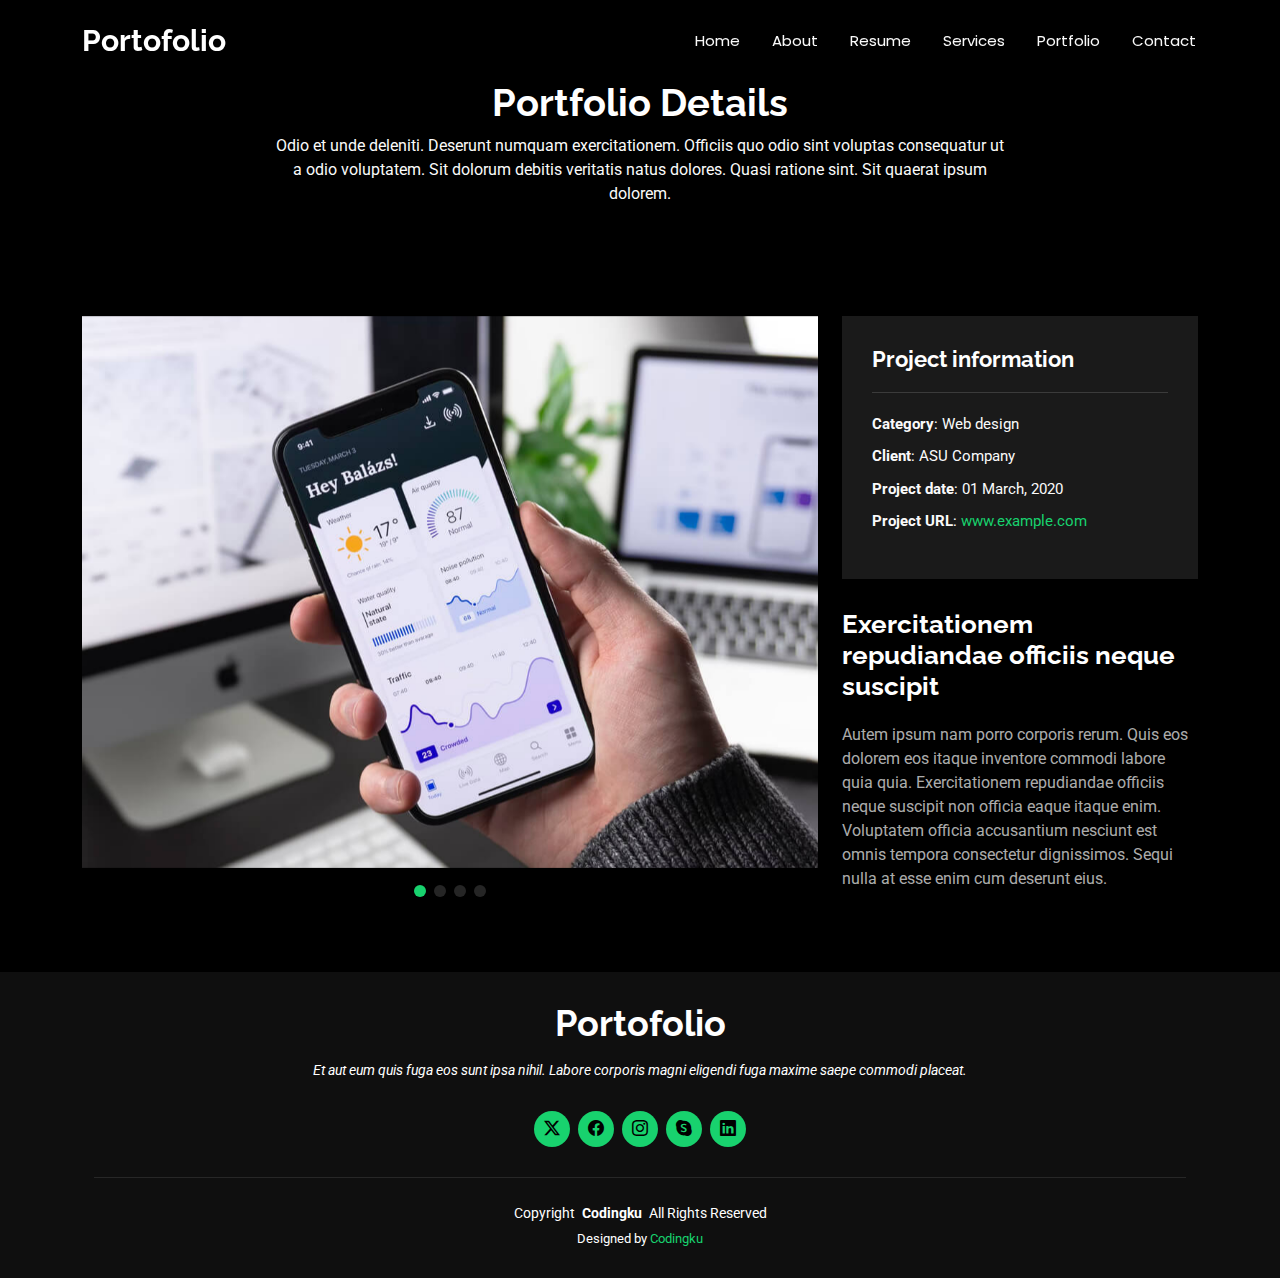
<file: template10/portfolio-details.html>
<!DOCTYPE html>
<html lang="en">

<head>
  <meta charset="utf-8">
  <meta content="width=device-width, initial-scale=1.0" name="viewport">
  <title>TEMPLATE 10</title>
  <meta name="description" content="">
  <meta name="keywords" content="">

  <!-- Fonts -->
  <link href="https://fonts.googleapis.com" rel="preconnect">
  <link href="https://fonts.gstatic.com" rel="preconnect" crossorigin>
  <link href="https://fonts.googleapis.com/css2?family=Roboto:ital,wght@0,100;0,300;0,400;0,500;0,700;0,900;1,100;1,300;1,400;1,500;1,700;1,900&family=Poppins:ital,wght@0,100;0,200;0,300;0,400;0,500;0,600;0,700;0,800;0,900;1,100;1,200;1,300;1,400;1,500;1,600;1,700;1,800;1,900&family=Raleway:ital,wght@0,100;0,200;0,300;0,400;0,500;0,600;0,700;0,800;0,900;1,100;1,200;1,300;1,400;1,500;1,600;1,700;1,800;1,900&display=swap" rel="stylesheet">

  <!-- Vendor CSS Files -->
  <link href="assets/vendor/bootstrap/css/bootstrap.min.css" rel="stylesheet">
  <link href="assets/vendor/bootstrap-icons/bootstrap-icons.css" rel="stylesheet">
  <link href="assets/vendor/aos/aos.css" rel="stylesheet">
  <link href="assets/vendor/swiper/swiper-bundle.min.css" rel="stylesheet">
  <link href="assets/vendor/glightbox/css/glightbox.min.css" rel="stylesheet">

  <!-- Main CSS File -->
  <link href="assets/css/main.css" rel="stylesheet">

  <!-- =======================================================
  * Template Name: Personal
  * Template URL: https://bootstrapmade.com/personal-free-resume-bootstrap-template/
  * Updated: Nov 04 2024 with Bootstrap v5.3.3
  * Author: BootstrapMade.com
  * License: https://bootstrapmade.com/license/
  ======================================================== -->
</head>

<body class="portfolio-details-page">

  <header id="header" class="header d-flex align-items-center fixed-top">
    <div class="container-fluid container-xl position-relative d-flex align-items-center justify-content-between">

      <a href="index.html" class="logo d-flex align-items-center">
        <!-- Uncomment the line below if you also wish to use an image logo -->
        <!-- <img src="assets/img/logo.png" alt=""> -->
        <h1 class="sitename">Portofolio</h1>
      </a>

      <nav id="navmenu" class="navmenu">
        <ul>
          <li><a href="index.html">Home</a></li>
          <li><a href="index.html">About</a></li>
          <li><a href="index.html">Resume</a></li>
          <li><a href="index.html">Services</a></li>
          <li><a href="index.html">Portfolio</a></li>
          <li><a href="index.html">Contact</a></li>
        </ul>
        <i class="mobile-nav-toggle d-xl-none bi bi-list"></i>
      </nav>

    </div>
  </header>

  <main class="main">

    <!-- Page Title -->
    <div class="page-title" data-aos="fade">
      <div class="heading">
        <div class="container">
          <div class="row d-flex justify-content-center text-center">
            <div class="col-lg-8">
              <h1>Portfolio Details</h1>
              <p class="mb-0">Odio et unde deleniti. Deserunt numquam exercitationem. Officiis quo odio sint voluptas consequatur ut a odio voluptatem. Sit dolorum debitis veritatis natus dolores. Quasi ratione sint. Sit quaerat ipsum dolorem.</p>
            </div>
          </div>
        </div>
      </div>
    </div><!-- End Page Title -->

    <!-- Portfolio Details Section -->
    <section id="portfolio-details" class="portfolio-details section">

      <div class="container" data-aos="fade-up" data-aos-delay="100">

        <div class="row gy-4">

          <div class="col-lg-8">
            <div class="portfolio-details-slider swiper init-swiper">

              <script type="application/json" class="swiper-config">
                {
                  "loop": true,
                  "speed": 600,
                  "autoplay": {
                    "delay": 5000
                  },
                  "slidesPerView": "auto",
                  "pagination": {
                    "el": ".swiper-pagination",
                    "type": "bullets",
                    "clickable": true
                  }
                }
              </script>

              <div class="swiper-wrapper align-items-center">

                <div class="swiper-slide">
                  <img src="assets/img/portfolio/app-1.jpg" alt="">
                </div>

                <div class="swiper-slide">
                  <img src="assets/img/portfolio/product-1.jpg" alt="">
                </div>

                <div class="swiper-slide">
                  <img src="assets/img/portfolio/branding-1.jpg" alt="">
                </div>

                <div class="swiper-slide">
                  <img src="assets/img/portfolio/books-1.jpg" alt="">
                </div>

              </div>
              <div class="swiper-pagination"></div>
            </div>
          </div>

          <div class="col-lg-4">
            <div class="portfolio-info" data-aos="fade-up" data-aos-delay="200">
              <h3>Project information</h3>
              <ul>
                <li><strong>Category</strong>: Web design</li>
                <li><strong>Client</strong>: ASU Company</li>
                <li><strong>Project date</strong>: 01 March, 2020</li>
                <li><strong>Project URL</strong>: <a href="#">www.example.com</a></li>
              </ul>
            </div>
            <div class="portfolio-description" data-aos="fade-up" data-aos-delay="300">
              <h2>Exercitationem repudiandae officiis neque suscipit</h2>
              <p>
                Autem ipsum nam porro corporis rerum. Quis eos dolorem eos itaque inventore commodi labore quia quia. Exercitationem repudiandae officiis neque suscipit non officia eaque itaque enim. Voluptatem officia accusantium nesciunt est omnis tempora consectetur dignissimos. Sequi nulla at esse enim cum deserunt eius.
              </p>
            </div>
          </div>

        </div>

      </div>

    </section><!-- /Portfolio Details Section -->

  </main>

  <footer id="footer" class="footer dark-background">
    <div class="container">
      <h3 class="sitename">Portofolio</h3>
      <p>Et aut eum quis fuga eos sunt ipsa nihil. Labore corporis magni eligendi fuga maxime saepe commodi placeat.</p>
      <div class="social-links d-flex justify-content-center">
        <a href=""><i class="bi bi-twitter-x"></i></a>
        <a href=""><i class="bi bi-facebook"></i></a>
        <a href=""><i class="bi bi-instagram"></i></a>
        <a href=""><i class="bi bi-skype"></i></a>
        <a href=""><i class="bi bi-linkedin"></i></a>
      </div>
      <div class="container">
        <div class="copyright">
          <span>Copyright</span> <strong class="px-1 sitename">Codingku</strong> <span>All Rights Reserved</span>
        </div>
        <div class="credits">
          <!-- All the links in the footer should remain intact. -->
          <!-- You can delete the links only if you've purchased the pro version. -->
          <!-- Licensing information: https://bootstrapmade.com/license/ -->
          <!-- Purchase the pro version with working PHP/AJAX contact form: [buy-url] -->
          Designed by <a href="https://codingku-site.pages.dev/">Codingku</a>
        </div>
      </div>
    </div>
  </footer>

  <!-- Scroll Top -->
  <a href="#" id="scroll-top" class="scroll-top d-flex align-items-center justify-content-center"><i class="bi bi-arrow-up-short"></i></a>

  <!-- Preloader -->
  <div id="preloader"></div>

  <!-- Vendor JS Files -->
  <script src="assets/vendor/bootstrap/js/bootstrap.bundle.min.js"></script>
  <script src="assets/vendor/php-email-form/validate.js"></script>
  <script src="assets/vendor/aos/aos.js"></script>
  <script src="assets/vendor/typed.js/typed.umd.js"></script>
  <script src="assets/vendor/purecounter/purecounter_vanilla.js"></script>
  <script src="assets/vendor/waypoints/noframework.waypoints.js"></script>
  <script src="assets/vendor/swiper/swiper-bundle.min.js"></script>
  <script src="assets/vendor/glightbox/js/glightbox.min.js"></script>
  <script src="assets/vendor/imagesloaded/imagesloaded.pkgd.min.js"></script>
  <script src="assets/vendor/isotope-layout/isotope.pkgd.min.js"></script>

  <!-- Main JS File -->
  <script src="assets/js/main.js"></script>

</body>

</html>
</file>
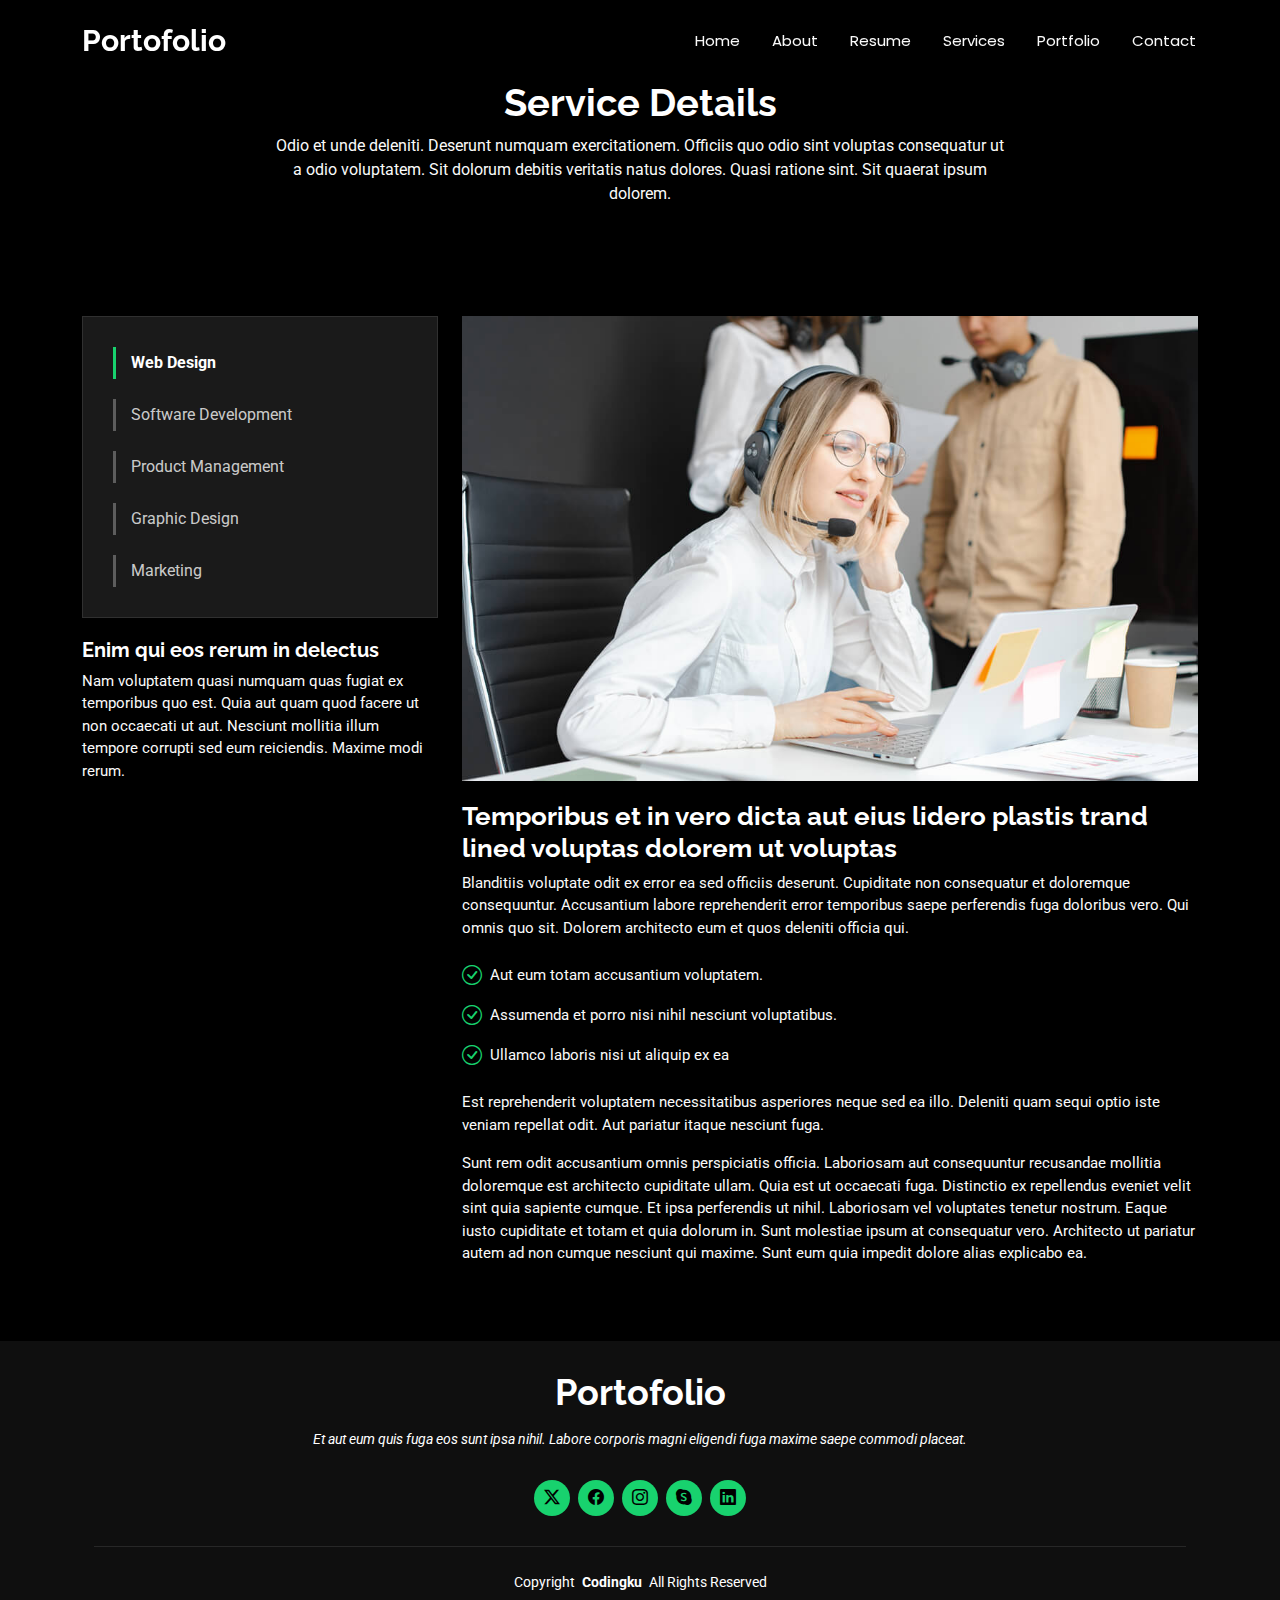
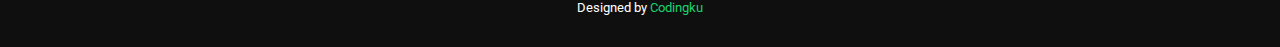
<file: template10/service-details.html>
<!DOCTYPE html>
<html lang="en">

<head>
  <meta charset="utf-8">
  <meta content="width=device-width, initial-scale=1.0" name="viewport">
  <title>TEMPLATE 10</title>
  <meta name="description" content="">
  <meta name="keywords" content="">

  <!-- Fonts -->
  <link href="https://fonts.googleapis.com" rel="preconnect">
  <link href="https://fonts.gstatic.com" rel="preconnect" crossorigin>
  <link href="https://fonts.googleapis.com/css2?family=Roboto:ital,wght@0,100;0,300;0,400;0,500;0,700;0,900;1,100;1,300;1,400;1,500;1,700;1,900&family=Poppins:ital,wght@0,100;0,200;0,300;0,400;0,500;0,600;0,700;0,800;0,900;1,100;1,200;1,300;1,400;1,500;1,600;1,700;1,800;1,900&family=Raleway:ital,wght@0,100;0,200;0,300;0,400;0,500;0,600;0,700;0,800;0,900;1,100;1,200;1,300;1,400;1,500;1,600;1,700;1,800;1,900&display=swap" rel="stylesheet">

  <!-- Vendor CSS Files -->
  <link href="assets/vendor/bootstrap/css/bootstrap.min.css" rel="stylesheet">
  <link href="assets/vendor/bootstrap-icons/bootstrap-icons.css" rel="stylesheet">
  <link href="assets/vendor/aos/aos.css" rel="stylesheet">
  <link href="assets/vendor/swiper/swiper-bundle.min.css" rel="stylesheet">
  <link href="assets/vendor/glightbox/css/glightbox.min.css" rel="stylesheet">

  <!-- Main CSS File -->
  <link href="assets/css/main.css" rel="stylesheet">

  <!-- =======================================================
  * Template Name: Personal
  * Template URL: https://bootstrapmade.com/personal-free-resume-bootstrap-template/
  * Updated: Nov 04 2024 with Bootstrap v5.3.3
  * Author: BootstrapMade.com
  * License: https://bootstrapmade.com/license/
  ======================================================== -->
</head>

<body class="service-details-page">

  <header id="header" class="header d-flex align-items-center fixed-top">
    <div class="container-fluid container-xl position-relative d-flex align-items-center justify-content-between">

      <a href="index.html" class="logo d-flex align-items-center">
        <!-- Uncomment the line below if you also wish to use an image logo -->
        <!-- <img src="assets/img/logo.png" alt=""> -->
        <h1 class="sitename">Portofolio</h1>
      </a>

      <nav id="navmenu" class="navmenu">
        <ul>
          <li><a href="index.html">Home</a></li>
          <li><a href="index.html">About</a></li>
          <li><a href="index.html">Resume</a></li>
          <li><a href="index.html">Services</a></li>
          <li><a href="index.html">Portfolio</a></li>
          <li><a href="index.html">Contact</a></li>
        </ul>
        <i class="mobile-nav-toggle d-xl-none bi bi-list"></i>
      </nav>

    </div>
  </header>

  <main class="main">

    <!-- Page Title -->
    <div class="page-title" data-aos="fade">
      <div class="heading">
        <div class="container">
          <div class="row d-flex justify-content-center text-center">
            <div class="col-lg-8">
              <h1>Service Details</h1>
              <p class="mb-0">Odio et unde deleniti. Deserunt numquam exercitationem. Officiis quo odio sint voluptas consequatur ut a odio voluptatem. Sit dolorum debitis veritatis natus dolores. Quasi ratione sint. Sit quaerat ipsum dolorem.</p>
            </div>
          </div>
        </div>
      </div>
    </div><!-- End Page Title -->

    <!-- Service Details Section -->
    <section id="service-details" class="service-details section">

      <div class="container">

        <div class="row gy-4">

          <div class="col-lg-4" data-aos="fade-up" data-aos-delay="100">
            <div class="services-list">
              <a href="#" class="active">Web Design</a>
              <a href="#">Software Development</a>
              <a href="#">Product Management</a>
              <a href="#">Graphic Design</a>
              <a href="#">Marketing</a>
            </div>

            <h4>Enim qui eos rerum in delectus</h4>
            <p>Nam voluptatem quasi numquam quas fugiat ex temporibus quo est. Quia aut quam quod facere ut non occaecati ut aut. Nesciunt mollitia illum tempore corrupti sed eum reiciendis. Maxime modi rerum.</p>
          </div>

          <div class="col-lg-8" data-aos="fade-up" data-aos-delay="200">
            <img src="assets/img/services.jpg" alt="" class="img-fluid services-img">
            <h3>Temporibus et in vero dicta aut eius lidero plastis trand lined voluptas dolorem ut voluptas</h3>
            <p>
              Blanditiis voluptate odit ex error ea sed officiis deserunt. Cupiditate non consequatur et doloremque consequuntur. Accusantium labore reprehenderit error temporibus saepe perferendis fuga doloribus vero. Qui omnis quo sit. Dolorem architecto eum et quos deleniti officia qui.
            </p>
            <ul>
              <li><i class="bi bi-check-circle"></i> <span>Aut eum totam accusantium voluptatem.</span></li>
              <li><i class="bi bi-check-circle"></i> <span>Assumenda et porro nisi nihil nesciunt voluptatibus.</span></li>
              <li><i class="bi bi-check-circle"></i> <span>Ullamco laboris nisi ut aliquip ex ea</span></li>
            </ul>
            <p>
              Est reprehenderit voluptatem necessitatibus asperiores neque sed ea illo. Deleniti quam sequi optio iste veniam repellat odit. Aut pariatur itaque nesciunt fuga.
            </p>
            <p>
              Sunt rem odit accusantium omnis perspiciatis officia. Laboriosam aut consequuntur recusandae mollitia doloremque est architecto cupiditate ullam. Quia est ut occaecati fuga. Distinctio ex repellendus eveniet velit sint quia sapiente cumque. Et ipsa perferendis ut nihil. Laboriosam vel voluptates tenetur nostrum. Eaque iusto cupiditate et totam et quia dolorum in. Sunt molestiae ipsum at consequatur vero. Architecto ut pariatur autem ad non cumque nesciunt qui maxime. Sunt eum quia impedit dolore alias explicabo ea.
            </p>
          </div>

        </div>

      </div>

    </section><!-- /Service Details Section -->

  </main>

  <footer id="footer" class="footer dark-background">
    <div class="container">
      <h3 class="sitename">Portofolio</h3>
      <p>Et aut eum quis fuga eos sunt ipsa nihil. Labore corporis magni eligendi fuga maxime saepe commodi placeat.</p>
      <div class="social-links d-flex justify-content-center">
        <a href=""><i class="bi bi-twitter-x"></i></a>
        <a href=""><i class="bi bi-facebook"></i></a>
        <a href=""><i class="bi bi-instagram"></i></a>
        <a href=""><i class="bi bi-skype"></i></a>
        <a href=""><i class="bi bi-linkedin"></i></a>
      </div>
      <div class="container">
        <div class="copyright">
          <span>Copyright</span> <strong class="px-1 sitename">Codingku</strong> <span>All Rights Reserved</span>
        </div>
        <div class="credits">
          <!-- All the links in the footer should remain intact. -->
          <!-- You can delete the links only if you've purchased the pro version. -->
          <!-- Licensing information: https://bootstrapmade.com/license/ -->
          <!-- Purchase the pro version with working PHP/AJAX contact form: [buy-url] -->
          Designed by <a href="https://codingku-site.pages.dev/">Codingku</a>
        </div>
      </div>
    </div>
  </footer>


  <!-- Scroll Top -->
  <a href="#" id="scroll-top" class="scroll-top d-flex align-items-center justify-content-center"><i class="bi bi-arrow-up-short"></i></a>

  <!-- Preloader -->
  <div id="preloader"></div>

  <!-- Vendor JS Files -->
  <script src="assets/vendor/bootstrap/js/bootstrap.bundle.min.js"></script>
  <script src="assets/vendor/php-email-form/validate.js"></script>
  <script src="assets/vendor/aos/aos.js"></script>
  <script src="assets/vendor/typed.js/typed.umd.js"></script>
  <script src="assets/vendor/purecounter/purecounter_vanilla.js"></script>
  <script src="assets/vendor/waypoints/noframework.waypoints.js"></script>
  <script src="assets/vendor/swiper/swiper-bundle.min.js"></script>
  <script src="assets/vendor/glightbox/js/glightbox.min.js"></script>
  <script src="assets/vendor/imagesloaded/imagesloaded.pkgd.min.js"></script>
  <script src="assets/vendor/isotope-layout/isotope.pkgd.min.js"></script>

  <!-- Main JS File -->
  <script src="assets/js/main.js"></script>

</body>

</html>
</file>
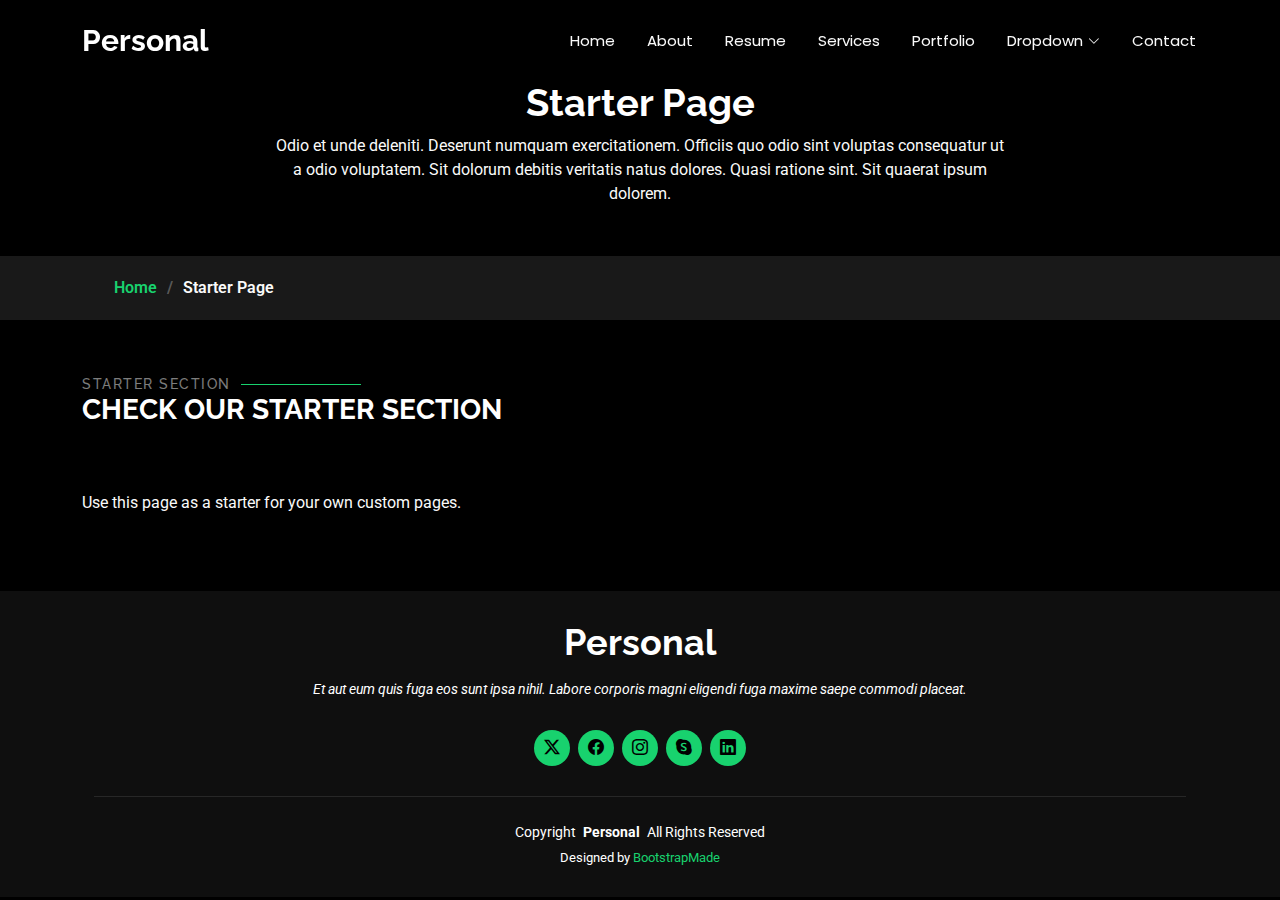
<file: template10/starter-page.html>
<!DOCTYPE html>
<html lang="en">

<head>
  <meta charset="utf-8">
  <meta content="width=device-width, initial-scale=1.0" name="viewport">
  <title>Starter Page - Personal Bootstrap Template</title>
  <meta name="description" content="">
  <meta name="keywords" content="">

  <!-- Favicons -->
  <link href="assets/img/favicon.png" rel="icon">
  <link href="assets/img/apple-touch-icon.png" rel="apple-touch-icon">

  <!-- Fonts -->
  <link href="https://fonts.googleapis.com" rel="preconnect">
  <link href="https://fonts.gstatic.com" rel="preconnect" crossorigin>
  <link href="https://fonts.googleapis.com/css2?family=Roboto:ital,wght@0,100;0,300;0,400;0,500;0,700;0,900;1,100;1,300;1,400;1,500;1,700;1,900&family=Poppins:ital,wght@0,100;0,200;0,300;0,400;0,500;0,600;0,700;0,800;0,900;1,100;1,200;1,300;1,400;1,500;1,600;1,700;1,800;1,900&family=Raleway:ital,wght@0,100;0,200;0,300;0,400;0,500;0,600;0,700;0,800;0,900;1,100;1,200;1,300;1,400;1,500;1,600;1,700;1,800;1,900&display=swap" rel="stylesheet">

  <!-- Vendor CSS Files -->
  <link href="assets/vendor/bootstrap/css/bootstrap.min.css" rel="stylesheet">
  <link href="assets/vendor/bootstrap-icons/bootstrap-icons.css" rel="stylesheet">
  <link href="assets/vendor/aos/aos.css" rel="stylesheet">
  <link href="assets/vendor/swiper/swiper-bundle.min.css" rel="stylesheet">
  <link href="assets/vendor/glightbox/css/glightbox.min.css" rel="stylesheet">

  <!-- Main CSS File -->
  <link href="assets/css/main.css" rel="stylesheet">

  <!-- =======================================================
  * Template Name: Personal
  * Template URL: https://bootstrapmade.com/personal-free-resume-bootstrap-template/
  * Updated: Nov 04 2024 with Bootstrap v5.3.3
  * Author: BootstrapMade.com
  * License: https://bootstrapmade.com/license/
  ======================================================== -->
</head>

<body class="starter-page-page">

  <header id="header" class="header d-flex align-items-center fixed-top">
    <div class="container-fluid container-xl position-relative d-flex align-items-center justify-content-between">

      <a href="index.html" class="logo d-flex align-items-center">
        <!-- Uncomment the line below if you also wish to use an image logo -->
        <!-- <img src="assets/img/logo.png" alt=""> -->
        <h1 class="sitename">Personal</h1>
      </a>

      <nav id="navmenu" class="navmenu">
        <ul>
          <li><a href="index.html">Home</a></li>
          <li><a href="about.html">About</a></li>
          <li><a href="resume.html">Resume</a></li>
          <li><a href="services.html">Services</a></li>
          <li><a href="portfolio.html">Portfolio</a></li>
          <li class="dropdown"><a href="#"><span>Dropdown</span> <i class="bi bi-chevron-down toggle-dropdown"></i></a>
            <ul>
              <li><a href="#">Dropdown 1</a></li>
              <li class="dropdown"><a href="#"><span>Deep Dropdown</span> <i class="bi bi-chevron-down toggle-dropdown"></i></a>
                <ul>
                  <li><a href="#">Deep Dropdown 1</a></li>
                  <li><a href="#">Deep Dropdown 2</a></li>
                  <li><a href="#">Deep Dropdown 3</a></li>
                  <li><a href="#">Deep Dropdown 4</a></li>
                  <li><a href="#">Deep Dropdown 5</a></li>
                </ul>
              </li>
              <li><a href="#">Dropdown 2</a></li>
              <li><a href="#">Dropdown 3</a></li>
              <li><a href="#">Dropdown 4</a></li>
            </ul>
          </li>
          <li><a href="contact.html">Contact</a></li>
        </ul>
        <i class="mobile-nav-toggle d-xl-none bi bi-list"></i>
      </nav>

    </div>
  </header>

  <main class="main">

    <!-- Page Title -->
    <div class="page-title" data-aos="fade">
      <div class="heading">
        <div class="container">
          <div class="row d-flex justify-content-center text-center">
            <div class="col-lg-8">
              <h1>Starter Page</h1>
              <p class="mb-0">Odio et unde deleniti. Deserunt numquam exercitationem. Officiis quo odio sint voluptas consequatur ut a odio voluptatem. Sit dolorum debitis veritatis natus dolores. Quasi ratione sint. Sit quaerat ipsum dolorem.</p>
            </div>
          </div>
        </div>
      </div>
      <nav class="breadcrumbs">
        <div class="container">
          <ol>
            <li><a href="index.html">Home</a></li>
            <li class="current">Starter Page</li>
          </ol>
        </div>
      </nav>
    </div><!-- End Page Title -->

    <!-- Starter Section Section -->
    <section id="starter-section" class="starter-section section">

      <!-- Section Title -->
      <div class="container section-title" data-aos="fade-up">
        <h2>Starter Section</h2>
        <div><span>Check Our</span> <span class="description-title">Starter Section</span></div>
      </div><!-- End Section Title -->

      <div class="container" data-aos="fade-up">
        <p>Use this page as a starter for your own custom pages.</p>
      </div>

    </section><!-- /Starter Section Section -->

  </main>

  <footer id="footer" class="footer dark-background">
    <div class="container">
      <h3 class="sitename">Personal</h3>
      <p>Et aut eum quis fuga eos sunt ipsa nihil. Labore corporis magni eligendi fuga maxime saepe commodi placeat.</p>
      <div class="social-links d-flex justify-content-center">
        <a href=""><i class="bi bi-twitter-x"></i></a>
        <a href=""><i class="bi bi-facebook"></i></a>
        <a href=""><i class="bi bi-instagram"></i></a>
        <a href=""><i class="bi bi-skype"></i></a>
        <a href=""><i class="bi bi-linkedin"></i></a>
      </div>
      <div class="container">
        <div class="copyright">
          <span>Copyright</span> <strong class="px-1 sitename">Personal</strong> <span>All Rights Reserved</span>
        </div>
        <div class="credits">
          <!-- All the links in the footer should remain intact. -->
          <!-- You can delete the links only if you've purchased the pro version. -->
          <!-- Licensing information: https://bootstrapmade.com/license/ -->
          <!-- Purchase the pro version with working PHP/AJAX contact form: [buy-url] -->
          Designed by <a href="https://bootstrapmade.com/">BootstrapMade</a>
        </div>
      </div>
    </div>
  </footer>

  <!-- Scroll Top -->
  <a href="#" id="scroll-top" class="scroll-top d-flex align-items-center justify-content-center"><i class="bi bi-arrow-up-short"></i></a>

  <!-- Preloader -->
  <div id="preloader"></div>

  <!-- Vendor JS Files -->
  <script src="assets/vendor/bootstrap/js/bootstrap.bundle.min.js"></script>
  <script src="assets/vendor/php-email-form/validate.js"></script>
  <script src="assets/vendor/aos/aos.js"></script>
  <script src="assets/vendor/typed.js/typed.umd.js"></script>
  <script src="assets/vendor/purecounter/purecounter_vanilla.js"></script>
  <script src="assets/vendor/waypoints/noframework.waypoints.js"></script>
  <script src="assets/vendor/swiper/swiper-bundle.min.js"></script>
  <script src="assets/vendor/glightbox/js/glightbox.min.js"></script>
  <script src="assets/vendor/imagesloaded/imagesloaded.pkgd.min.js"></script>
  <script src="assets/vendor/isotope-layout/isotope.pkgd.min.js"></script>

  <!-- Main JS File -->
  <script src="assets/js/main.js"></script>

</body>

</html>
</file>
<file: template4/css/base.css>
/* =================================================================== 
 *
 *  Epitome Base Stylesheet
 *  Template Ver. 1.0.0
 *  04-22-2019
 *  ------------------------------------------------------------------
 *
 *  TOC:
 *  # imports
 *  # normalize
 *  # basic/base setup styles
 *	# grid v2 
 *		## medium screen devices
 *		## tablets
 *		## mobile devices
 *		## small mobile devices <= 400px	
 *	# block grids
 *		## block grids - medium screen devices
 *		## block grids - tablets
 *		## block grids - mobile devices
 *		## block grids - small mobile devices <= 400px
 *	# MISC
 *
 * =================================================================== */


/* ===================================================================
 * # imports 
 *
 * ------------------------------------------------------------------- */
@import url("https://fonts.googleapis.com/css?family=Frank+Ruhl+Libre:400,500|Lora:400,400i,700,700i|Roboto:300,400,500,600,700");
@import url("font-awesome/css/fontawesome-all.css");


/* ==========================================================================
 * # normalize
 * normalize.css v8.0.1 | MIT License |
 * github.com/necolas/normalize.css
 *
 * -------------------------------------------------------------------------- */

/* ------------------------------------------------------------------- 
 * ## document
 * ------------------------------------------------------------------- */

/* 1. Correct the line height in all browsers.
 * 2. Prevent adjustments of font size after orientation changes in iOS.*/
html {
	line-height: 1.15;  /* 1 */
	-webkit-text-size-adjust: 100%;  /* 2 */
}

/* ------------------------------------------------------------------- 
 * ## sections
 * ------------------------------------------------------------------- */

/* Remove the margin in all browsers. */
body {
	margin: 0;
}

/* Render the `main` element consistently in IE. */
main {
	display: block;
}

/* Correct the font size and margin on `h1` elements within `section` and
 * `article` contexts in Chrome, Firefox, and Safari. */
h1 {
	font-size: 2em;
	margin: 0.67em 0;
}

/* ------------------------------------------------------------------- 
 * ## grouping
 * ------------------------------------------------------------------- */

/* 1. Add the correct box sizing in Firefox.
 * 2. Show the overflow in Edge and IE. */
hr {
	box-sizing: content-box;  /* 1 */
	height: 0;  /* 1 */
	overflow: visible;  /* 2 */
}

/* 1. Correct the inheritance and scaling of font size in all browsers.
 * 2. Correct the odd `em` font sizing in all browsers. */
pre {
	font-family: monospace, monospace;  /* 1 */
	font-size: 1em;  /* 2 */
}

/* ------------------------------------------------------------------- 
 * ## text-level semantics
 * ------------------------------------------------------------------- */

/* Remove the gray background on active links in IE 10. */
a {
	background-color: transparent;
}

/* 1. Remove the bottom border in Chrome 57-
 * 2. Add the correct text decoration in Chrome, Edge, IE, Opera, and Safari. */
abbr[title] {
	border-bottom: none;  /* 1 */
	text-decoration: underline;  /* 2 */
	text-decoration: underline dotted;  /* 2 */
}

/* Add the correct font weight in Chrome, Edge, and Safari. */
b,
strong {
	font-weight: bolder;
}

/* 1. Correct the inheritance and scaling of font size in all browsers.
 * 2. Correct the odd `em` font sizing in all browsers. */
code,
kbd,
samp {
	font-family: monospace, monospace;  /* 1 */
	font-size: 1em;  /* 2 */
}

/* Add the correct font size in all browsers. */
small {
	font-size: 80%;
}

/* Prevent `sub` and `sup` elements from affecting the line height in
 * all browsers. */
sub,
sup {
	font-size: 75%;
	line-height: 0;
	position: relative;
	vertical-align: baseline;
}

sub {
	bottom: -0.25em;
}

sup {
	top: -0.5em;
}

/* ------------------------------------------------------------------- 
 * ## embedded content
 * ------------------------------------------------------------------- */

/* Remove the border on images inside links in IE 10. */
img {
	border-style: none;
}

/* ------------------------------------------------------------------- 
 * ## forms
 * ------------------------------------------------------------------- */

/* 1. Change the font styles in all browsers.
 * 2. Remove the margin in Firefox and Safari. */
button,
input,
optgroup,
select,
textarea {
	font-family: inherit;  /* 1 */
	font-size: 100%;  /* 1 */
	line-height: 1.15;  /* 1 */
	margin: 0;  /* 2 */
}

/* Show the overflow in IE.
 * 1. Show the overflow in Edge. */
button,
input {

	/* 1 */
	overflow: visible;
}

/* Remove the inheritance of text transform in Edge, Firefox, and IE.
 * 1. Remove the inheritance of text transform in Firefox. */
button,
select {

	/* 1 */
	text-transform: none;
}

/* Correct the inability to style clickable types in iOS and Safari. */
button,
[type="button"],
[type="reset"],
[type="submit"] {
	-webkit-appearance: button;
}

/* Remove the inner border and padding in Firefox. */
button::-moz-focus-inner,
[type="button"]::-moz-focus-inner,
[type="reset"]::-moz-focus-inner,
[type="submit"]::-moz-focus-inner {
	border-style: none;
	padding: 0;
}

/* Restore the focus styles unset by the previous rule. */
button:-moz-focusring,
[type="button"]:-moz-focusring,
[type="reset"]:-moz-focusring,
[type="submit"]:-moz-focusring {
	outline: 1px dotted ButtonText;
}

/* Correct the padding in Firefox. */
fieldset {
	padding: 0.35em 0.75em 0.625em;
}

/* 1. Correct the text wrapping in Edge and IE.
 * 2. Correct the color inheritance from `fieldset` elements in IE.
 * 3. Remove the padding so developers are not caught out when they zero out
 *    `fieldset` elements in all browsers. */
legend {
	box-sizing: border-box;  /* 1 */
	color: inherit;  /* 2 */
	display: table;  /* 1 */
	max-width: 100%;  /* 1 */
	padding: 0;  /* 3 */
	white-space: normal;  /* 1 */
}

/* Add the correct vertical alignment in Chrome, Firefox, and Opera. */
progress {
	vertical-align: baseline;
}

/* Remove the default vertical scrollbar in IE 10+. */
textarea {
	overflow: auto;
}

/* 1. Add the correct box sizing in IE 10.
 * 2. Remove the padding in IE 10. */
[type="checkbox"],
[type="radio"] {
	box-sizing: border-box;  /* 1 */
	padding: 0;  /* 2 */
}

/* Correct the cursor style of increment and decrement buttons in Chrome. */
[type="number"]::-webkit-inner-spin-button,
[type="number"]::-webkit-outer-spin-button {
	height: auto;
}

/* 1. Correct the odd appearance in Chrome and Safari.
 * 2. Correct the outline style in Safari. */
[type="search"] {
	-webkit-appearance: textfield;  /* 1 */
	outline-offset: -2px;  /* 2 */
}

/* Remove the inner padding in Chrome and Safari on macOS. */
[type="search"]::-webkit-search-decoration {
	-webkit-appearance: none;
}

/* 1. Correct the inability to style clickable types in iOS and Safari.
 * 2. Change font properties to `inherit` in Safari. */
::-webkit-file-upload-button {
	-webkit-appearance: button;  /* 1 */
	font: inherit;  /* 2 */
}

/* ------------------------------------------------------------------- 
 * ## interactive
 * ------------------------------------------------------------------- */

/* Add the correct display in Edge, IE 10+, and Firefox. */
details {
	display: block;
}

/* Add the correct display in all browsers. */
summary {
	display: list-item;
}

/* ------------------------------------------------------------------- 
 * ## misc
 * ------------------------------------------------------------------- */

/* Add the correct display in IE 10+. */
template {
	display: none;
}

/* Add the correct display in IE 10. */
[hidden] {
	display: none;
}



/* ===================================================================
 * # basic/base setup styles
 *
 * ------------------------------------------------------------------- */
html {
	font-size: 62.5%;
	box-sizing: border-box;
}

*,
*::before,
*::after {
	box-sizing: inherit;
}

body {
	font-weight: normal;
	line-height: 1;
	word-wrap: break-word;
	-moz-font-smoothing: grayscale;
	-moz-osx-font-smoothing: grayscale;
	-webkit-font-smoothing: antialiased;
	-webkit-overflow-scrolling: touch;
	-webkit-text-size-adjust: none;
}

/* ------------------------------------------------------------------- 
 * ## Media
 * ------------------------------------------------------------------- */
svg,
img,
video
embed,
iframe,
object {
	max-width: 100%;
	height: auto;
}

/* ------------------------------------------------------------------- 
 * ## Typography resets 
 * ------------------------------------------------------------------- */
div, dl, dt, dd, ul, ol, li, h1, h2, h3, h4, h5, h6, pre, form, p, blockquote, th, td {
	margin: 0;
	padding: 0;
}

p {
	font-size: inherit;
	text-rendering: optimizeLegibility;
}

em,
i {
	font-style: italic;
	line-height: inherit;
}

strong,
b {
	font-weight: bold;
	line-height: inherit;
}

small {
	font-size: 60%;
	line-height: inherit;
}

ol,
ul {
	list-style: none;
}

li {
	display: block;
}

/* ------------------------------------------------------------------- 
 * ## links
 * ------------------------------------------------------------------- */
a {
	text-decoration: none;
	line-height: inherit;
}

a img {
	border: none;
}

/* ------------------------------------------------------------------- 
 * ## inputs
 * ------------------------------------------------------------------- */
fieldset {
	margin: 0;
	padding: 0;
}

input[type="email"],
input[type="number"],
input[type="search"],
input[type="text"],
input[type="tel"],
input[type="url"],
input[type="password"],
textarea {
	-webkit-appearance: none;
	-moz-appearance: none;
	appearance: none;
}



/* ===================================================================
 * # grid v2.0.0 
 *
 *   -----------------------------------------------------------------
 * - Grid breakpoints are based on MAXIMUM WIDTH media queries, 
 *   meaning they apply to that one breakpoint and ALL THOSE BELOW IT.
 * - Grid columns without a specified width will automatically layout 
 *   as equal width columns.
 * ------------------------------------------------------------------- */

/* rows
 * ------------------------------------- */
.row {
	width: 89%;
	max-width: 1200px;
	margin: 0 auto;
	display: -ms-flexbox;
	display: -webkit-flex;
	display: flex;
	-webkit-flex-flow: row wrap;
	-ms-flex-flow: row wrap;
	flex-flow: row wrap;
}

.row .row {
	width: auto;
	max-width: none;
	margin-left: -20px;
	margin-right: -20px;
}

/* columns
 * -------------------------------------- */
.column {
	-webkit-flex: 1 1 0%;
	-ms-flex: 1 1 0%;
	flex: 1 1 0%;
	padding: 0 20px;
}

.collapse > .column,
.column.collapse {
	padding: 0;
}

/* flex row containers utility classes
 * ----------------------------------------- */
.row.row-wrap {
	-webkit-flex-wrap: wrap;
	-ms-flex-wrap: wrap;
	flex-wrap: wrap;
}

.row.row-nowrap {
	-webkit-flex-wrap: nowrap;
	-ms-flex-wrap: none;
	flex-wrap: nowrap;
}

.row.row-top {
	-webkit-align-items: flex-start;
	-ms-flex-align: start;
	align-items: flex-start;
}

.row.row-bottom {
	-webkit-align-items: flex-end;
	-ms-flex-align: end;
	align-items: flex-end;
}

.row.row-center {
	-webkit-align-items: center;
	-ms-flex-align: center;
	align-items: center;
}

.row.row-stretch {
	-webkit-align-items: stretch;
	-ms-flex-align: stretch;
	align-items: stretch;
}

.row.row-baseline {
	-webkit-align-items: baseline;
	-ms-flex-align: baseline;
	align-items: baseline;
}

/* flex item utility alignment classes
 * ----------------------------------------- */
.align-center {
	margin: auto;
	-webkit-align-self: center;
	-ms-flex-item-align: center;
	align-self: center;
}

.align-left {
	margin-right: auto;
	-webkit-align-self: center;
	-ms-flex-item-align: center;
	align-self: center;
}

.align-right {
	margin-left: auto;
	-webkit-align-self: center;
	-ms-flex-item-align: center;
	align-self: center;
}

.align-x-center {
	margin-right: auto;
	margin-left: auto;
}

.align-x-left {
	margin-right: auto;
}

.align-x-right {
	margin-left: auto;
}

.align-y-center {
	-webkit-align-self: center;
	-ms-flex-item-align: center;
	align-self: center;
}

.align-y-top {
	-webkit-align-self: flex-start;
	-ms-flex-item-align: start;
	align-self: flex-start;
}

.align-y-bottom {
	-webkit-align-self: flex-end;
	-ms-flex-item-align: end;
	align-self: flex-end;
}

/* large screen column widths 
 * -------------------------------------- */
.large-1 {
	-webkit-flex: 0 0 8.33333%;
	-ms-flex: 0 0 8.33333%;
	flex: 0 0 8.33333%;
	max-width: 8.33333%;
}

.large-2 {
	-webkit-flex: 0 0 16.66667%;
	-ms-flex: 0 0 16.66667%;
	flex: 0 0 16.66667%;
	max-width: 16.66667%;
}

.large-3 {
	-webkit-flex: 0 0 25%;
	-ms-flex: 0 0 25%;
	flex: 0 0 25%;
	max-width: 25%;
}

.large-4 {
	-webkit-flex: 0 0 33.33333%;
	-ms-flex: 0 0 33.33333%;
	flex: 0 0 33.33333%;
	max-width: 33.33333%;
}

.large-5 {
	-webkit-flex: 0 0 41.66667%;
	-ms-flex: 0 0 41.66667%;
	flex: 0 0 41.66667%;
	max-width: 41.66667%;
}

.large-6,
.large-half {
	-webkit-flex: 0 0 50%;
	-ms-flex: 0 0 50%;
	flex: 0 0 50%;
	max-width: 50%;
}

.large-7 {
	-webkit-flex: 0 0 58.33333%;
	-ms-flex: 0 0 58.33333%;
	flex: 0 0 58.33333%;
	max-width: 58.33333%;
}

.large-8 {
	-webkit-flex: 0 0 66.66667%;
	-ms-flex: 0 0 66.66667%;
	flex: 0 0 66.66667%;
	max-width: 66.66667%;
}

.large-9 {
	-webkit-flex: 0 0 75%;
	-ms-flex: 0 0 75%;
	flex: 0 0 75%;
	max-width: 75%;
}

.large-10 {
	-webkit-flex: 0 0 83.33333%;
	-ms-flex: 0 0 83.33333%;
	flex: 0 0 83.33333%;
	max-width: 83.33333%;
}

.large-11 {
	-webkit-flex: 0 0 91.66667%;
	-ms-flex: 0 0 91.66667%;
	flex: 0 0 91.66667%;
	max-width: 91.66667%;
}

.large-12,
.large-full {
	-webkit-flex: 0 0 100%;
	-ms-flex: 0 0 100%;
	flex: 0 0 100%;
	max-width: 100%;
}

/* ------------------------------------------------------------------- 
 * ## medium screen devices
 * ------------------------------------------------------------------- */
@media screen and (max-width:1200px) {
	.row .row {
		margin-left: -16px;
		margin-right: -16px;
	}

	.column {
		padding: 0 16px;
	}

	.medium-1 {
		-webkit-flex: 0 0 8.33333%;
		-ms-flex: 0 0 8.33333%;
		flex: 0 0 8.33333%;
		max-width: 8.33333%;
	}

	.medium-2 {
		-webkit-flex: 0 0 16.66667%;
		-ms-flex: 0 0 16.66667%;
		flex: 0 0 16.66667%;
		max-width: 16.66667%;
	}

	.medium-3 {
		-webkit-flex: 0 0 25%;
		-ms-flex: 0 0 25%;
		flex: 0 0 25%;
		max-width: 25%;
	}

	.medium-4 {
		-webkit-flex: 0 0 33.33333%;
		-ms-flex: 0 0 33.33333%;
		flex: 0 0 33.33333%;
		max-width: 33.33333%;
	}

	.medium-5 {
		-webkit-flex: 0 0 41.66667%;
		-ms-flex: 0 0 41.66667%;
		flex: 0 0 41.66667%;
		max-width: 41.66667%;
	}

	.medium-6,
	.medium-half {
		-webkit-flex: 0 0 50%;
		-ms-flex: 0 0 50%;
		flex: 0 0 50%;
		max-width: 50%;
	}

	.medium-7 {
		-webkit-flex: 0 0 58.33333%;
		-ms-flex: 0 0 58.33333%;
		flex: 0 0 58.33333%;
		max-width: 58.33333%;
	}

	.medium-8 {
		-webkit-flex: 0 0 66.66667%;
		-ms-flex: 0 0 66.66667%;
		flex: 0 0 66.66667%;
		max-width: 66.66667%;
	}

	.medium-9 {
		-webkit-flex: 0 0 75%;
		-ms-flex: 0 0 75%;
		flex: 0 0 75%;
		max-width: 75%;
	}

	.medium-10 {
		-webkit-flex: 0 0 83.33333%;
		-ms-flex: 0 0 83.33333%;
		flex: 0 0 83.33333%;
		max-width: 83.33333%;
	}

	.medium-11 {
		-webkit-flex: 0 0 91.66667%;
		-ms-flex: 0 0 91.66667%;
		flex: 0 0 91.66667%;
		max-width: 91.66667%;
	}

	.medium-12,
	.medium-full {
		-webkit-flex: 0 0 100%;
		-ms-flex: 0 0 100%;
		flex: 0 0 100%;
		max-width: 100%;
	}

}

/* ------------------------------------------------------------------- 
 * ## tablets
 * ------------------------------------------------------------------- */
@media screen and (max-width:800px) {
	.tab-1 {
		-webkit-flex: 0 0 8.33333%;
		-ms-flex: 0 0 8.33333%;
		flex: 0 0 8.33333%;
		max-width: 8.33333%;
	}

	.tab-2 {
		-webkit-flex: 0 0 16.66667%;
		-ms-flex: 0 0 16.66667%;
		flex: 0 0 16.66667%;
		max-width: 16.66667%;
	}

	.tab-3 {
		-webkit-flex: 0 0 25%;
		-ms-flex: 0 0 25%;
		flex: 0 0 25%;
		max-width: 25%;
	}

	.tab-4 {
		-webkit-flex: 0 0 33.33333%;
		-ms-flex: 0 0 33.33333%;
		flex: 0 0 33.33333%;
		max-width: 33.33333%;
	}

	.tab-5 {
		-webkit-flex: 0 0 41.66667%;
		-ms-flex: 0 0 41.66667%;
		flex: 0 0 41.66667%;
		max-width: 41.66667%;
	}

	.tab-6,
	.tab-half {
		-webkit-flex: 0 0 50%;
		-ms-flex: 0 0 50%;
		flex: 0 0 50%;
		max-width: 50%;
	}

	.tab-7 {
		-webkit-flex: 0 0 58.33333%;
		-ms-flex: 0 0 58.33333%;
		flex: 0 0 58.33333%;
		max-width: 58.33333%;
	}

	.tab-8 {
		-webkit-flex: 0 0 66.66667%;
		-ms-flex: 0 0 66.66667%;
		flex: 0 0 66.66667%;
		max-width: 66.66667%;
	}

	.tab-9 {
		-webkit-flex: 0 0 75%;
		-ms-flex: 0 0 75%;
		flex: 0 0 75%;
		max-width: 75%;
	}

	.tab-10 {
		-webkit-flex: 0 0 83.33333%;
		-ms-flex: 0 0 83.33333%;
		flex: 0 0 83.33333%;
		max-width: 83.33333%;
	}

	.tab-11 {
		-webkit-flex: 0 0 91.66667%;
		-ms-flex: 0 0 91.66667%;
		flex: 0 0 91.66667%;
		max-width: 91.66667%;
	}

	.tab-12,
	.tab-full {
		-webkit-flex: 0 0 100%;
		-ms-flex: 0 0 100%;
		flex: 0 0 100%;
		max-width: 100%;
	}

	.hide-on-tablet {
		display: none;
	}

}

/* ------------------------------------------------------------------- 
 * ## mobile devices 
 * ------------------------------------------------------------------- */
@media screen and (max-width:600px) {
	.row {
		width: auto;
		padding-left: 25px;
		padding-right: 25px;
	}

	.row .row {
		margin-left: -10px;
		margin-right: -10px;
		padding-left: 0;
		padding-right: 0;
	}

	.column {
		padding: 0 10px;
	}

	.mob-1 {
		-webkit-flex: 0 0 8.33333%;
		-ms-flex: 0 0 8.33333%;
		flex: 0 0 8.33333%;
		max-width: 8.33333%;
	}

	.mob-2 {
		-webkit-flex: 0 0 16.66667%;
		-ms-flex: 0 0 16.66667%;
		flex: 0 0 16.66667%;
		max-width: 16.66667%;
	}

	.mob-3 {
		-webkit-flex: 0 0 25%;
		-ms-flex: 0 0 25%;
		flex: 0 0 25%;
		max-width: 25%;
	}

	.mob-4 {
		-webkit-flex: 0 0 33.33333%;
		-ms-flex: 0 0 33.33333%;
		flex: 0 0 33.33333%;
		max-width: 33.33333%;
	}

	.mob-5 {
		-webkit-flex: 0 0 41.66667%;
		-ms-flex: 0 0 41.66667%;
		flex: 0 0 41.66667%;
		max-width: 41.66667%;
	}

	.mob-6,
	.mob-half {
		-webkit-flex: 0 0 50%;
		-ms-flex: 0 0 50%;
		flex: 0 0 50%;
		max-width: 50%;
	}

	.mob-7 {
		-webkit-flex: 0 0 58.33333%;
		-ms-flex: 0 0 58.33333%;
		flex: 0 0 58.33333%;
		max-width: 58.33333%;
	}

	.mob-8 {
		-webkit-flex: 0 0 66.66667%;
		-ms-flex: 0 0 66.66667%;
		flex: 0 0 66.66667%;
		max-width: 66.66667%;
	}

	.mob-9 {
		-webkit-flex: 0 0 75%;
		-ms-flex: 0 0 75%;
		flex: 0 0 75%;
		max-width: 75%;
	}

	.mob-10 {
		-webkit-flex: 0 0 83.33333%;
		-ms-flex: 0 0 83.33333%;
		flex: 0 0 83.33333%;
		max-width: 83.33333%;
	}

	.mob-11 {
		-webkit-flex: 0 0 91.66667%;
		-ms-flex: 0 0 91.66667%;
		flex: 0 0 91.66667%;
		max-width: 91.66667%;
	}

	.mob-12,
	.mob-full {
		-webkit-flex: 0 0 100%;
		-ms-flex: 0 0 100%;
		flex: 0 0 100%;
		max-width: 100%;
	}

	.hide-on-mobile {
		display: none;
	}

}

/* ------------------------------------------------------------------- 
 * ## small mobile devices <= 400px
 * ------------------------------------------------------------------- */
@media screen and (max-width:400px) {
	.row .row {
		margin-left: 0;
		margin-right: 0;
	}

	.column {
		-webkit-flex: 0 0 100%;
		-ms-flex: 0 0 100%;
		flex: 0 0 100%;
		max-width: 100%;
		width: 100%;
		margin-left: 0;
		margin-right: 0;
		padding: 0;
	}

}



/* ===================================================================
 * # block grids
 *
 * -------------------------------------------------------------------
 * Equally-sized columns define at parent/row level.
 * ------------------------------------------------------------------- */
.block-large-1-8 > .column {
	-webkit-flex: 0 0 12.5%;
	-ms-flex: 0 0 12.5%;
	flex: 0 0 12.5%;
	max-width: 12.5%;
}

.block-large-1-6 > .column {
	-webkit-flex: 0 0 16.66667%;
	-ms-flex: 0 0 16.66667%;
	flex: 0 0 16.66667%;
	max-width: 16.66667%;
}

.block-large-1-5 > .column {
	-webkit-flex: 0 0 20%;
	-ms-flex: 0 0 20%;
	flex: 0 0 20%;
	max-width: 20%;
}

.block-large-1-4 > .column {
	-webkit-flex: 0 0 25%;
	-ms-flex: 0 0 25%;
	flex: 0 0 25%;
	max-width: 25%;
}

.block-large-1-3 > .column {
	-webkit-flex: 0 0 33.33333%;
	-ms-flex: 0 0 33.33333%;
	flex: 0 0 33.33333%;
	max-width: 33.33333%;
}

.block-large-1-2 > .column {
	-webkit-flex: 0 0 50%;
	-ms-flex: 0 0 50%;
	flex: 0 0 50%;
	max-width: 50%;
}

.block-large-full > .column {
	-webkit-flex: 0 0 100%;
	-ms-flex: 0 0 100%;
	flex: 0 0 100%;
	max-width: 100%;
}

/* ------------------------------------------------------------------- 
 * ## block grids - medium screen devices
 * ------------------------------------------------------------------- */
@media screen and (max-width:1200px) {
	.block-medium-1-8 > .column {
		-webkit-flex: 0 0 12.5%;
		-ms-flex: 0 0 12.5%;
		flex: 0 0 12.5%;
		max-width: 12.5%;
	}

	.block-medium-1-6 > .column {
		-webkit-flex: 0 0 16.66667%;
		-ms-flex: 0 0 16.66667%;
		flex: 0 0 16.66667%;
		max-width: 16.66667%;
	}

	.block-medium-1-5 > .column {
		-webkit-flex: 0 0 20%;
		-ms-flex: 0 0 20%;
		flex: 0 0 20%;
		max-width: 20%;
	}

	.block-medium-1-4 > .column {
		-webkit-flex: 0 0 25%;
		-ms-flex: 0 0 25%;
		flex: 0 0 25%;
		max-width: 25%;
	}

	.block-medium-1-3 > .column {
		-webkit-flex: 0 0 33.33333%;
		-ms-flex: 0 0 33.33333%;
		flex: 0 0 33.33333%;
		max-width: 33.33333%;
	}

	.block-medium-1-2 > .column {
		-webkit-flex: 0 0 50%;
		-ms-flex: 0 0 50%;
		flex: 0 0 50%;
		max-width: 50%;
	}

	.block-medium-full > .column {
		-webkit-flex: 0 0 100%;
		-ms-flex: 0 0 100%;
		flex: 0 0 100%;
		max-width: 100%;
	}

}

/* ------------------------------------------------------------------- 
 * ## block grids - tablets
 * ------------------------------------------------------------------- */
@media screen and (max-width:800px) {
	.block-tab-1-8 > .column {
		-webkit-flex: 0 0 12.5%;
		-ms-flex: 0 0 12.5%;
		flex: 0 0 12.5%;
		max-width: 12.5%;
	}

	.block-tab-1-6 > .column {
		-webkit-flex: 0 0 16.66667%;
		-ms-flex: 0 0 16.66667%;
		flex: 0 0 16.66667%;
		max-width: 16.66667%;
	}

	.block-tab-1-5 > .column {
		-webkit-flex: 0 0 20%;
		-ms-flex: 0 0 20%;
		flex: 0 0 20%;
		max-width: 20%;
	}

	.block-tab-1-4 > .column {
		-webkit-flex: 0 0 25%;
		-ms-flex: 0 0 25%;
		flex: 0 0 25%;
		max-width: 25%;
	}

	.block-tab-1-3 > .column {
		-webkit-flex: 0 0 33.33333%;
		-ms-flex: 0 0 33.33333%;
		flex: 0 0 33.33333%;
		max-width: 33.33333%;
	}

	.block-tab-1-2 > .column {
		-webkit-flex: 0 0 50%;
		-ms-flex: 0 0 50%;
		flex: 0 0 50%;
		max-width: 50%;
	}

	.block-tab-full > .column {
		-webkit-flex: 0 0 100%;
		-ms-flex: 0 0 100%;
		flex: 0 0 100%;
		max-width: 100%;
	}

}

/* ------------------------------------------------------------------- 
 * ## block grids - mobile devices
 * ------------------------------------------------------------------- */
@media screen and (max-width:600px) {
	.block-mob-1-8 > .column {
		-webkit-flex: 0 0 12.5%;
		-ms-flex: 0 0 12.5%;
		flex: 0 0 12.5%;
		max-width: 12.5%;
	}

	.block-mob-1-6 > .column {
		-webkit-flex: 0 0 16.66667%;
		-ms-flex: 0 0 16.66667%;
		flex: 0 0 16.66667%;
		max-width: 16.66667%;
	}

	.block-mob-1-5 > .column {
		-webkit-flex: 0 0 20%;
		-ms-flex: 0 0 20%;
		flex: 0 0 20%;
		max-width: 20%;
	}

	.block-mob-1-4 > .column {
		-webkit-flex: 0 0 25%;
		-ms-flex: 0 0 25%;
		flex: 0 0 25%;
		max-width: 25%;
	}

	.block-mob-1-3 > .column {
		-webkit-flex: 0 0 33.33333%;
		-ms-flex: 0 0 33.33333%;
		flex: 0 0 33.33333%;
		max-width: 33.33333%;
	}

	.block-mob-1-2 > .column {
		-webkit-flex: 0 0 50%;
		-ms-flex: 0 0 50%;
		flex: 0 0 50%;
		max-width: 50%;
	}

	.block-mob-full > .column {
		-webkit-flex: 0 0 100%;
		-ms-flex: 0 0 100%;
		flex: 0 0 100%;
		max-width: 100%;
	}

}

/* ------------------------------------------------------------------- 
 * ## block grids - small mobile devices <= 400px
 * ------------------------------------------------------------------- */
@media screen and (max-width:400px) {
	.stack > .column {
		-webkit-flex: 0 0 100%;
		-ms-flex: 0 0 100%;
		flex: 0 0 100%;
		max-width: 100%;
		width: 100%;
		margin-left: 0;
		margin-right: 0;
		padding: 0;
	}

}



/* ===================================================================
 * # MISC
 *
 * ------------------------------------------------------------------- */
.group:after {
	content: "";
	display: table;
	clear: both;
}

/* misc helper classes
 * -------------------------------------- */
.is-hidden {
	display: none;
}

.is-invisible {
	visibility: hidden;
}

.antialiased {
	-webkit-font-smoothing: antialiased;
	-moz-osx-font-smoothing: grayscale;
}

.overflow-hidden {
	overflow: hidden;
}

.remove-bottom {
	margin-bottom: 0;
}

.half-bottom {
	margin-bottom: 1.6rem !important;
}

.add-bottom {
	margin-bottom: 3.2rem !important;
}

.no-border {
	border: none;
}

.full-width {
	width: 100%;
}

.text-center {
	text-align: center;
}

.text-left {
	text-align: left;
}

.text-right {
	text-align: right;
}

.pull-left {
	float: left;
}

.pull-right {
	float: right;
}

/*# sourceMappingURL=base.css.map */
</file>
<file: template4/css/vendor.css>
/* =================================================================== 
 *
 *  Epitome Vendor/Third Party CSS
 *  Template Ver. 1.0.0 
 *  04-22-2019
 *  ------------------------------------------------------------------
 *
 *  TOC:
 *  # animate on scroll 
 *  # slick slider
 *  # PhotoSwipe main CSS by Dmitry Semenov
 *  # PhotoSwipe Skin
 *
 * =================================================================== */


/* ===================================================================
 * # animate on scroll 
 * https://michalsnik.github.io/aos/
 * ------------------------------------------------------------------- */
[data-aos][data-aos][data-aos-duration='50'],
body[data-aos-duration='50'] [data-aos] {
  transition-duration: 50ms;
}

[data-aos][data-aos][data-aos-delay='50'],
body[data-aos-delay='50'] [data-aos] {
  transition-delay: 0;
}

[data-aos][data-aos][data-aos-delay='50'].aos-animate,
body[data-aos-delay='50'] [data-aos].aos-animate {
  transition-delay: 50ms;
}

[data-aos][data-aos][data-aos-duration='100'],
body[data-aos-duration='100'] [data-aos] {
  transition-duration: .1s;
}

[data-aos][data-aos][data-aos-delay='100'],
body[data-aos-delay='100'] [data-aos] {
  transition-delay: 0;
}

[data-aos][data-aos][data-aos-delay='100'].aos-animate,
body[data-aos-delay='100'] [data-aos].aos-animate {
  transition-delay: .1s;
}

[data-aos][data-aos][data-aos-duration='150'],
body[data-aos-duration='150'] [data-aos] {
  transition-duration: .15s;
}

[data-aos][data-aos][data-aos-delay='150'],
body[data-aos-delay='150'] [data-aos] {
  transition-delay: 0;
}

[data-aos][data-aos][data-aos-delay='150'].aos-animate,
body[data-aos-delay='150'] [data-aos].aos-animate {
  transition-delay: .15s;
}

[data-aos][data-aos][data-aos-duration='200'],
body[data-aos-duration='200'] [data-aos] {
  transition-duration: .2s;
}

[data-aos][data-aos][data-aos-delay='200'],
body[data-aos-delay='200'] [data-aos] {
  transition-delay: 0;
}

[data-aos][data-aos][data-aos-delay='200'].aos-animate,
body[data-aos-delay='200'] [data-aos].aos-animate {
  transition-delay: .2s;
}

[data-aos][data-aos][data-aos-duration='250'],
body[data-aos-duration='250'] [data-aos] {
  transition-duration: .25s;
}

[data-aos][data-aos][data-aos-delay='250'],
body[data-aos-delay='250'] [data-aos] {
  transition-delay: 0;
}

[data-aos][data-aos][data-aos-delay='250'].aos-animate,
body[data-aos-delay='250'] [data-aos].aos-animate {
  transition-delay: .25s;
}

[data-aos][data-aos][data-aos-duration='300'],
body[data-aos-duration='300'] [data-aos] {
  transition-duration: .3s;
}

[data-aos][data-aos][data-aos-delay='300'],
body[data-aos-delay='300'] [data-aos] {
  transition-delay: 0;
}

[data-aos][data-aos][data-aos-delay='300'].aos-animate,
body[data-aos-delay='300'] [data-aos].aos-animate {
  transition-delay: .3s;
}

[data-aos][data-aos][data-aos-duration='350'],
body[data-aos-duration='350'] [data-aos] {
  transition-duration: .35s;
}

[data-aos][data-aos][data-aos-delay='350'],
body[data-aos-delay='350'] [data-aos] {
  transition-delay: 0;
}

[data-aos][data-aos][data-aos-delay='350'].aos-animate,
body[data-aos-delay='350'] [data-aos].aos-animate {
  transition-delay: .35s;
}

[data-aos][data-aos][data-aos-duration='400'],
body[data-aos-duration='400'] [data-aos] {
  transition-duration: .4s;
}

[data-aos][data-aos][data-aos-delay='400'],
body[data-aos-delay='400'] [data-aos] {
  transition-delay: 0;
}

[data-aos][data-aos][data-aos-delay='400'].aos-animate,
body[data-aos-delay='400'] [data-aos].aos-animate {
  transition-delay: .4s;
}

[data-aos][data-aos][data-aos-duration='450'],
body[data-aos-duration='450'] [data-aos] {
  transition-duration: .45s;
}

[data-aos][data-aos][data-aos-delay='450'],
body[data-aos-delay='450'] [data-aos] {
  transition-delay: 0;
}

[data-aos][data-aos][data-aos-delay='450'].aos-animate,
body[data-aos-delay='450'] [data-aos].aos-animate {
  transition-delay: .45s;
}

[data-aos][data-aos][data-aos-duration='500'],
body[data-aos-duration='500'] [data-aos] {
  transition-duration: .5s;
}

[data-aos][data-aos][data-aos-delay='500'],
body[data-aos-delay='500'] [data-aos] {
  transition-delay: 0;
}

[data-aos][data-aos][data-aos-delay='500'].aos-animate,
body[data-aos-delay='500'] [data-aos].aos-animate {
  transition-delay: .5s;
}

[data-aos][data-aos][data-aos-duration='550'],
body[data-aos-duration='550'] [data-aos] {
  transition-duration: .55s;
}

[data-aos][data-aos][data-aos-delay='550'],
body[data-aos-delay='550'] [data-aos] {
  transition-delay: 0;
}

[data-aos][data-aos][data-aos-delay='550'].aos-animate,
body[data-aos-delay='550'] [data-aos].aos-animate {
  transition-delay: .55s;
}

[data-aos][data-aos][data-aos-duration='600'],
body[data-aos-duration='600'] [data-aos] {
  transition-duration: .6s;
}

[data-aos][data-aos][data-aos-delay='600'],
body[data-aos-delay='600'] [data-aos] {
  transition-delay: 0;
}

[data-aos][data-aos][data-aos-delay='600'].aos-animate,
body[data-aos-delay='600'] [data-aos].aos-animate {
  transition-delay: .6s;
}

[data-aos][data-aos][data-aos-duration='650'],
body[data-aos-duration='650'] [data-aos] {
  transition-duration: .65s;
}

[data-aos][data-aos][data-aos-delay='650'],
body[data-aos-delay='650'] [data-aos] {
  transition-delay: 0;
}

[data-aos][data-aos][data-aos-delay='650'].aos-animate,
body[data-aos-delay='650'] [data-aos].aos-animate {
  transition-delay: .65s;
}

[data-aos][data-aos][data-aos-duration='700'],
body[data-aos-duration='700'] [data-aos] {
  transition-duration: .7s;
}

[data-aos][data-aos][data-aos-delay='700'],
body[data-aos-delay='700'] [data-aos] {
  transition-delay: 0;
}

[data-aos][data-aos][data-aos-delay='700'].aos-animate,
body[data-aos-delay='700'] [data-aos].aos-animate {
  transition-delay: .7s;
}

[data-aos][data-aos][data-aos-duration='750'],
body[data-aos-duration='750'] [data-aos] {
  transition-duration: .75s;
}

[data-aos][data-aos][data-aos-delay='750'],
body[data-aos-delay='750'] [data-aos] {
  transition-delay: 0;
}

[data-aos][data-aos][data-aos-delay='750'].aos-animate,
body[data-aos-delay='750'] [data-aos].aos-animate {
  transition-delay: .75s;
}

[data-aos][data-aos][data-aos-duration='800'],
body[data-aos-duration='800'] [data-aos] {
  transition-duration: .8s;
}

[data-aos][data-aos][data-aos-delay='800'],
body[data-aos-delay='800'] [data-aos] {
  transition-delay: 0;
}

[data-aos][data-aos][data-aos-delay='800'].aos-animate,
body[data-aos-delay='800'] [data-aos].aos-animate {
  transition-delay: .8s;
}

[data-aos][data-aos][data-aos-duration='850'],
body[data-aos-duration='850'] [data-aos] {
  transition-duration: .85s;
}

[data-aos][data-aos][data-aos-delay='850'],
body[data-aos-delay='850'] [data-aos] {
  transition-delay: 0;
}

[data-aos][data-aos][data-aos-delay='850'].aos-animate,
body[data-aos-delay='850'] [data-aos].aos-animate {
  transition-delay: .85s;
}

[data-aos][data-aos][data-aos-duration='900'],
body[data-aos-duration='900'] [data-aos] {
  transition-duration: .9s;
}

[data-aos][data-aos][data-aos-delay='900'],
body[data-aos-delay='900'] [data-aos] {
  transition-delay: 0;
}

[data-aos][data-aos][data-aos-delay='900'].aos-animate,
body[data-aos-delay='900'] [data-aos].aos-animate {
  transition-delay: .9s;
}

[data-aos][data-aos][data-aos-duration='950'],
body[data-aos-duration='950'] [data-aos] {
  transition-duration: .95s;
}

[data-aos][data-aos][data-aos-delay='950'],
body[data-aos-delay='950'] [data-aos] {
  transition-delay: 0;
}

[data-aos][data-aos][data-aos-delay='950'].aos-animate,
body[data-aos-delay='950'] [data-aos].aos-animate {
  transition-delay: .95s;
}

[data-aos][data-aos][data-aos-duration='1000'],
body[data-aos-duration='1000'] [data-aos] {
  transition-duration: 1s;
}

[data-aos][data-aos][data-aos-delay='1000'],
body[data-aos-delay='1000'] [data-aos] {
  transition-delay: 0;
}

[data-aos][data-aos][data-aos-delay='1000'].aos-animate,
body[data-aos-delay='1000'] [data-aos].aos-animate {
  transition-delay: 1s;
}

[data-aos][data-aos][data-aos-duration='1050'],
body[data-aos-duration='1050'] [data-aos] {
  transition-duration: 1.05s;
}

[data-aos][data-aos][data-aos-delay='1050'],
body[data-aos-delay='1050'] [data-aos] {
  transition-delay: 0;
}

[data-aos][data-aos][data-aos-delay='1050'].aos-animate,
body[data-aos-delay='1050'] [data-aos].aos-animate {
  transition-delay: 1.05s;
}

[data-aos][data-aos][data-aos-duration='1100'],
body[data-aos-duration='1100'] [data-aos] {
  transition-duration: 1.1s;
}

[data-aos][data-aos][data-aos-delay='1100'],
body[data-aos-delay='1100'] [data-aos] {
  transition-delay: 0;
}

[data-aos][data-aos][data-aos-delay='1100'].aos-animate,
body[data-aos-delay='1100'] [data-aos].aos-animate {
  transition-delay: 1.1s;
}

[data-aos][data-aos][data-aos-duration='1150'],
body[data-aos-duration='1150'] [data-aos] {
  transition-duration: 1.15s;
}

[data-aos][data-aos][data-aos-delay='1150'],
body[data-aos-delay='1150'] [data-aos] {
  transition-delay: 0;
}

[data-aos][data-aos][data-aos-delay='1150'].aos-animate,
body[data-aos-delay='1150'] [data-aos].aos-animate {
  transition-delay: 1.15s;
}

[data-aos][data-aos][data-aos-duration='1200'],
body[data-aos-duration='1200'] [data-aos] {
  transition-duration: 1.2s;
}

[data-aos][data-aos][data-aos-delay='1200'],
body[data-aos-delay='1200'] [data-aos] {
  transition-delay: 0;
}

[data-aos][data-aos][data-aos-delay='1200'].aos-animate,
body[data-aos-delay='1200'] [data-aos].aos-animate {
  transition-delay: 1.2s;
}

[data-aos][data-aos][data-aos-duration='1250'],
body[data-aos-duration='1250'] [data-aos] {
  transition-duration: 1.25s;
}

[data-aos][data-aos][data-aos-delay='1250'],
body[data-aos-delay='1250'] [data-aos] {
  transition-delay: 0;
}

[data-aos][data-aos][data-aos-delay='1250'].aos-animate,
body[data-aos-delay='1250'] [data-aos].aos-animate {
  transition-delay: 1.25s;
}

[data-aos][data-aos][data-aos-duration='1300'],
body[data-aos-duration='1300'] [data-aos] {
  transition-duration: 1.3s;
}

[data-aos][data-aos][data-aos-delay='1300'],
body[data-aos-delay='1300'] [data-aos] {
  transition-delay: 0;
}

[data-aos][data-aos][data-aos-delay='1300'].aos-animate,
body[data-aos-delay='1300'] [data-aos].aos-animate {
  transition-delay: 1.3s;
}

[data-aos][data-aos][data-aos-duration='1350'],
body[data-aos-duration='1350'] [data-aos] {
  transition-duration: 1.35s;
}

[data-aos][data-aos][data-aos-delay='1350'],
body[data-aos-delay='1350'] [data-aos] {
  transition-delay: 0;
}

[data-aos][data-aos][data-aos-delay='1350'].aos-animate,
body[data-aos-delay='1350'] [data-aos].aos-animate {
  transition-delay: 1.35s;
}

[data-aos][data-aos][data-aos-duration='1400'],
body[data-aos-duration='1400'] [data-aos] {
  transition-duration: 1.4s;
}

[data-aos][data-aos][data-aos-delay='1400'],
body[data-aos-delay='1400'] [data-aos] {
  transition-delay: 0;
}

[data-aos][data-aos][data-aos-delay='1400'].aos-animate,
body[data-aos-delay='1400'] [data-aos].aos-animate {
  transition-delay: 1.4s;
}

[data-aos][data-aos][data-aos-duration='1450'],
body[data-aos-duration='1450'] [data-aos] {
  transition-duration: 1.45s;
}

[data-aos][data-aos][data-aos-delay='1450'],
body[data-aos-delay='1450'] [data-aos] {
  transition-delay: 0;
}

[data-aos][data-aos][data-aos-delay='1450'].aos-animate,
body[data-aos-delay='1450'] [data-aos].aos-animate {
  transition-delay: 1.45s;
}

[data-aos][data-aos][data-aos-duration='1500'],
body[data-aos-duration='1500'] [data-aos] {
  transition-duration: 1.5s;
}

[data-aos][data-aos][data-aos-delay='1500'],
body[data-aos-delay='1500'] [data-aos] {
  transition-delay: 0;
}

[data-aos][data-aos][data-aos-delay='1500'].aos-animate,
body[data-aos-delay='1500'] [data-aos].aos-animate {
  transition-delay: 1.5s;
}

[data-aos][data-aos][data-aos-duration='1550'],
body[data-aos-duration='1550'] [data-aos] {
  transition-duration: 1.55s;
}

[data-aos][data-aos][data-aos-delay='1550'],
body[data-aos-delay='1550'] [data-aos] {
  transition-delay: 0;
}

[data-aos][data-aos][data-aos-delay='1550'].aos-animate,
body[data-aos-delay='1550'] [data-aos].aos-animate {
  transition-delay: 1.55s;
}

[data-aos][data-aos][data-aos-duration='1600'],
body[data-aos-duration='1600'] [data-aos] {
  transition-duration: 1.6s;
}

[data-aos][data-aos][data-aos-delay='1600'],
body[data-aos-delay='1600'] [data-aos] {
  transition-delay: 0;
}

[data-aos][data-aos][data-aos-delay='1600'].aos-animate,
body[data-aos-delay='1600'] [data-aos].aos-animate {
  transition-delay: 1.6s;
}

[data-aos][data-aos][data-aos-duration='1650'],
body[data-aos-duration='1650'] [data-aos] {
  transition-duration: 1.65s;
}

[data-aos][data-aos][data-aos-delay='1650'],
body[data-aos-delay='1650'] [data-aos] {
  transition-delay: 0;
}

[data-aos][data-aos][data-aos-delay='1650'].aos-animate,
body[data-aos-delay='1650'] [data-aos].aos-animate {
  transition-delay: 1.65s;
}

[data-aos][data-aos][data-aos-duration='1700'],
body[data-aos-duration='1700'] [data-aos] {
  transition-duration: 1.7s;
}

[data-aos][data-aos][data-aos-delay='1700'],
body[data-aos-delay='1700'] [data-aos] {
  transition-delay: 0;
}

[data-aos][data-aos][data-aos-delay='1700'].aos-animate,
body[data-aos-delay='1700'] [data-aos].aos-animate {
  transition-delay: 1.7s;
}

[data-aos][data-aos][data-aos-duration='1750'],
body[data-aos-duration='1750'] [data-aos] {
  transition-duration: 1.75s;
}

[data-aos][data-aos][data-aos-delay='1750'],
body[data-aos-delay='1750'] [data-aos] {
  transition-delay: 0;
}

[data-aos][data-aos][data-aos-delay='1750'].aos-animate,
body[data-aos-delay='1750'] [data-aos].aos-animate {
  transition-delay: 1.75s;
}

[data-aos][data-aos][data-aos-duration='1800'],
body[data-aos-duration='1800'] [data-aos] {
  transition-duration: 1.8s;
}

[data-aos][data-aos][data-aos-delay='1800'],
body[data-aos-delay='1800'] [data-aos] {
  transition-delay: 0;
}

[data-aos][data-aos][data-aos-delay='1800'].aos-animate,
body[data-aos-delay='1800'] [data-aos].aos-animate {
  transition-delay: 1.8s;
}

[data-aos][data-aos][data-aos-duration='1850'],
body[data-aos-duration='1850'] [data-aos] {
  transition-duration: 1.85s;
}

[data-aos][data-aos][data-aos-delay='1850'],
body[data-aos-delay='1850'] [data-aos] {
  transition-delay: 0;
}

[data-aos][data-aos][data-aos-delay='1850'].aos-animate,
body[data-aos-delay='1850'] [data-aos].aos-animate {
  transition-delay: 1.85s;
}

[data-aos][data-aos][data-aos-duration='1900'],
body[data-aos-duration='1900'] [data-aos] {
  transition-duration: 1.9s;
}

[data-aos][data-aos][data-aos-delay='1900'],
body[data-aos-delay='1900'] [data-aos] {
  transition-delay: 0;
}

[data-aos][data-aos][data-aos-delay='1900'].aos-animate,
body[data-aos-delay='1900'] [data-aos].aos-animate {
  transition-delay: 1.9s;
}

[data-aos][data-aos][data-aos-duration='1950'],
body[data-aos-duration='1950'] [data-aos] {
  transition-duration: 1.95s;
}

[data-aos][data-aos][data-aos-delay='1950'],
body[data-aos-delay='1950'] [data-aos] {
  transition-delay: 0;
}

[data-aos][data-aos][data-aos-delay='1950'].aos-animate,
body[data-aos-delay='1950'] [data-aos].aos-animate {
  transition-delay: 1.95s;
}

[data-aos][data-aos][data-aos-duration='2000'],
body[data-aos-duration='2000'] [data-aos] {
  transition-duration: 2s;
}

[data-aos][data-aos][data-aos-delay='2000'],
body[data-aos-delay='2000'] [data-aos] {
  transition-delay: 0;
}

[data-aos][data-aos][data-aos-delay='2000'].aos-animate,
body[data-aos-delay='2000'] [data-aos].aos-animate {
  transition-delay: 2s;
}

[data-aos][data-aos][data-aos-duration='2050'],
body[data-aos-duration='2050'] [data-aos] {
  transition-duration: 2.05s;
}

[data-aos][data-aos][data-aos-delay='2050'],
body[data-aos-delay='2050'] [data-aos] {
  transition-delay: 0;
}

[data-aos][data-aos][data-aos-delay='2050'].aos-animate,
body[data-aos-delay='2050'] [data-aos].aos-animate {
  transition-delay: 2.05s;
}

[data-aos][data-aos][data-aos-duration='2100'],
body[data-aos-duration='2100'] [data-aos] {
  transition-duration: 2.1s;
}

[data-aos][data-aos][data-aos-delay='2100'],
body[data-aos-delay='2100'] [data-aos] {
  transition-delay: 0;
}

[data-aos][data-aos][data-aos-delay='2100'].aos-animate,
body[data-aos-delay='2100'] [data-aos].aos-animate {
  transition-delay: 2.1s;
}

[data-aos][data-aos][data-aos-duration='2150'],
body[data-aos-duration='2150'] [data-aos] {
  transition-duration: 2.15s;
}

[data-aos][data-aos][data-aos-delay='2150'],
body[data-aos-delay='2150'] [data-aos] {
  transition-delay: 0;
}

[data-aos][data-aos][data-aos-delay='2150'].aos-animate,
body[data-aos-delay='2150'] [data-aos].aos-animate {
  transition-delay: 2.15s;
}

[data-aos][data-aos][data-aos-duration='2200'],
body[data-aos-duration='2200'] [data-aos] {
  transition-duration: 2.2s;
}

[data-aos][data-aos][data-aos-delay='2200'],
body[data-aos-delay='2200'] [data-aos] {
  transition-delay: 0;
}

[data-aos][data-aos][data-aos-delay='2200'].aos-animate,
body[data-aos-delay='2200'] [data-aos].aos-animate {
  transition-delay: 2.2s;
}

[data-aos][data-aos][data-aos-duration='2250'],
body[data-aos-duration='2250'] [data-aos] {
  transition-duration: 2.25s;
}

[data-aos][data-aos][data-aos-delay='2250'],
body[data-aos-delay='2250'] [data-aos] {
  transition-delay: 0;
}

[data-aos][data-aos][data-aos-delay='2250'].aos-animate,
body[data-aos-delay='2250'] [data-aos].aos-animate {
  transition-delay: 2.25s;
}

[data-aos][data-aos][data-aos-duration='2300'],
body[data-aos-duration='2300'] [data-aos] {
  transition-duration: 2.3s;
}

[data-aos][data-aos][data-aos-delay='2300'],
body[data-aos-delay='2300'] [data-aos] {
  transition-delay: 0;
}

[data-aos][data-aos][data-aos-delay='2300'].aos-animate,
body[data-aos-delay='2300'] [data-aos].aos-animate {
  transition-delay: 2.3s;
}

[data-aos][data-aos][data-aos-duration='2350'],
body[data-aos-duration='2350'] [data-aos] {
  transition-duration: 2.35s;
}

[data-aos][data-aos][data-aos-delay='2350'],
body[data-aos-delay='2350'] [data-aos] {
  transition-delay: 0;
}

[data-aos][data-aos][data-aos-delay='2350'].aos-animate,
body[data-aos-delay='2350'] [data-aos].aos-animate {
  transition-delay: 2.35s;
}

[data-aos][data-aos][data-aos-duration='2400'],
body[data-aos-duration='2400'] [data-aos] {
  transition-duration: 2.4s;
}

[data-aos][data-aos][data-aos-delay='2400'],
body[data-aos-delay='2400'] [data-aos] {
  transition-delay: 0;
}

[data-aos][data-aos][data-aos-delay='2400'].aos-animate,
body[data-aos-delay='2400'] [data-aos].aos-animate {
  transition-delay: 2.4s;
}

[data-aos][data-aos][data-aos-duration='2450'],
body[data-aos-duration='2450'] [data-aos] {
  transition-duration: 2.45s;
}

[data-aos][data-aos][data-aos-delay='2450'],
body[data-aos-delay='2450'] [data-aos] {
  transition-delay: 0;
}

[data-aos][data-aos][data-aos-delay='2450'].aos-animate,
body[data-aos-delay='2450'] [data-aos].aos-animate {
  transition-delay: 2.45s;
}

[data-aos][data-aos][data-aos-duration='2500'],
body[data-aos-duration='2500'] [data-aos] {
  transition-duration: 2.5s;
}

[data-aos][data-aos][data-aos-delay='2500'],
body[data-aos-delay='2500'] [data-aos] {
  transition-delay: 0;
}

[data-aos][data-aos][data-aos-delay='2500'].aos-animate,
body[data-aos-delay='2500'] [data-aos].aos-animate {
  transition-delay: 2.5s;
}

[data-aos][data-aos][data-aos-duration='2550'],
body[data-aos-duration='2550'] [data-aos] {
  transition-duration: 2.55s;
}

[data-aos][data-aos][data-aos-delay='2550'],
body[data-aos-delay='2550'] [data-aos] {
  transition-delay: 0;
}

[data-aos][data-aos][data-aos-delay='2550'].aos-animate,
body[data-aos-delay='2550'] [data-aos].aos-animate {
  transition-delay: 2.55s;
}

[data-aos][data-aos][data-aos-duration='2600'],
body[data-aos-duration='2600'] [data-aos] {
  transition-duration: 2.6s;
}

[data-aos][data-aos][data-aos-delay='2600'],
body[data-aos-delay='2600'] [data-aos] {
  transition-delay: 0;
}

[data-aos][data-aos][data-aos-delay='2600'].aos-animate,
body[data-aos-delay='2600'] [data-aos].aos-animate {
  transition-delay: 2.6s;
}

[data-aos][data-aos][data-aos-duration='2650'],
body[data-aos-duration='2650'] [data-aos] {
  transition-duration: 2.65s;
}

[data-aos][data-aos][data-aos-delay='2650'],
body[data-aos-delay='2650'] [data-aos] {
  transition-delay: 0;
}

[data-aos][data-aos][data-aos-delay='2650'].aos-animate,
body[data-aos-delay='2650'] [data-aos].aos-animate {
  transition-delay: 2.65s;
}

[data-aos][data-aos][data-aos-duration='2700'],
body[data-aos-duration='2700'] [data-aos] {
  transition-duration: 2.7s;
}

[data-aos][data-aos][data-aos-delay='2700'],
body[data-aos-delay='2700'] [data-aos] {
  transition-delay: 0;
}

[data-aos][data-aos][data-aos-delay='2700'].aos-animate,
body[data-aos-delay='2700'] [data-aos].aos-animate {
  transition-delay: 2.7s;
}

[data-aos][data-aos][data-aos-duration='2750'],
body[data-aos-duration='2750'] [data-aos] {
  transition-duration: 2.75s;
}

[data-aos][data-aos][data-aos-delay='2750'],
body[data-aos-delay='2750'] [data-aos] {
  transition-delay: 0;
}

[data-aos][data-aos][data-aos-delay='2750'].aos-animate,
body[data-aos-delay='2750'] [data-aos].aos-animate {
  transition-delay: 2.75s;
}

[data-aos][data-aos][data-aos-duration='2800'],
body[data-aos-duration='2800'] [data-aos] {
  transition-duration: 2.8s;
}

[data-aos][data-aos][data-aos-delay='2800'],
body[data-aos-delay='2800'] [data-aos] {
  transition-delay: 0;
}

[data-aos][data-aos][data-aos-delay='2800'].aos-animate,
body[data-aos-delay='2800'] [data-aos].aos-animate {
  transition-delay: 2.8s;
}

[data-aos][data-aos][data-aos-duration='2850'],
body[data-aos-duration='2850'] [data-aos] {
  transition-duration: 2.85s;
}

[data-aos][data-aos][data-aos-delay='2850'],
body[data-aos-delay='2850'] [data-aos] {
  transition-delay: 0;
}

[data-aos][data-aos][data-aos-delay='2850'].aos-animate,
body[data-aos-delay='2850'] [data-aos].aos-animate {
  transition-delay: 2.85s;
}

[data-aos][data-aos][data-aos-duration='2900'],
body[data-aos-duration='2900'] [data-aos] {
  transition-duration: 2.9s;
}

[data-aos][data-aos][data-aos-delay='2900'],
body[data-aos-delay='2900'] [data-aos] {
  transition-delay: 0;
}

[data-aos][data-aos][data-aos-delay='2900'].aos-animate,
body[data-aos-delay='2900'] [data-aos].aos-animate {
  transition-delay: 2.9s;
}

[data-aos][data-aos][data-aos-duration='2950'],
body[data-aos-duration='2950'] [data-aos] {
  transition-duration: 2.95s;
}

[data-aos][data-aos][data-aos-delay='2950'],
body[data-aos-delay='2950'] [data-aos] {
  transition-delay: 0;
}

[data-aos][data-aos][data-aos-delay='2950'].aos-animate,
body[data-aos-delay='2950'] [data-aos].aos-animate {
  transition-delay: 2.95s;
}

[data-aos][data-aos][data-aos-duration='3000'],
body[data-aos-duration='3000'] [data-aos] {
  transition-duration: 3s;
}

[data-aos][data-aos][data-aos-delay='3000'],
body[data-aos-delay='3000'] [data-aos] {
  transition-delay: 0;
}

[data-aos][data-aos][data-aos-delay='3000'].aos-animate,
body[data-aos-delay='3000'] [data-aos].aos-animate {
  transition-delay: 3s;
}

[data-aos][data-aos][data-aos-easing=linear],
body[data-aos-easing=linear] [data-aos] {
  transition-timing-function: cubic-bezier(0.25, 0.25, 0.75, 0.75);
}

[data-aos][data-aos][data-aos-easing=ease],
body[data-aos-easing=ease] [data-aos] {
  transition-timing-function: ease;
}

[data-aos][data-aos][data-aos-easing=ease-in],
body[data-aos-easing=ease-in] [data-aos] {
  transition-timing-function: ease-in;
}

[data-aos][data-aos][data-aos-easing=ease-out],
body[data-aos-easing=ease-out] [data-aos] {
  transition-timing-function: ease-out;
}

[data-aos][data-aos][data-aos-easing=ease-in-out],
body[data-aos-easing=ease-in-out] [data-aos] {
  transition-timing-function: ease-in-out;
}

[data-aos][data-aos][data-aos-easing=ease-in-back],
body[data-aos-easing=ease-in-back] [data-aos] {
  transition-timing-function: cubic-bezier(0.6, -0.28, 0.735, 0.045);
}

[data-aos][data-aos][data-aos-easing=ease-out-back],
body[data-aos-easing=ease-out-back] [data-aos] {
  transition-timing-function: cubic-bezier(0.175, 0.885, 0.32, 1.275);
}

[data-aos][data-aos][data-aos-easing=ease-in-out-back],
body[data-aos-easing=ease-in-out-back] [data-aos] {
  transition-timing-function: cubic-bezier(0.68, -0.55, 0.265, 1.55);
}

[data-aos][data-aos][data-aos-easing=ease-in-sine],
body[data-aos-easing=ease-in-sine] [data-aos] {
  transition-timing-function: cubic-bezier(0.47, 0, 0.745, 0.715);
}

[data-aos][data-aos][data-aos-easing=ease-out-sine],
body[data-aos-easing=ease-out-sine] [data-aos] {
  transition-timing-function: cubic-bezier(0.39, 0.575, 0.565, 1);
}

[data-aos][data-aos][data-aos-easing=ease-in-out-sine],
body[data-aos-easing=ease-in-out-sine] [data-aos] {
  transition-timing-function: cubic-bezier(0.445, 0.05, 0.55, 0.95);
}

[data-aos][data-aos][data-aos-easing=ease-in-quad],
body[data-aos-easing=ease-in-quad] [data-aos] {
  transition-timing-function: cubic-bezier(0.55, 0.085, 0.68, 0.53);
}

[data-aos][data-aos][data-aos-easing=ease-out-quad],
body[data-aos-easing=ease-out-quad] [data-aos] {
  transition-timing-function: cubic-bezier(0.25, 0.46, 0.45, 0.94);
}

[data-aos][data-aos][data-aos-easing=ease-in-out-quad],
body[data-aos-easing=ease-in-out-quad] [data-aos] {
  transition-timing-function: cubic-bezier(0.455, 0.03, 0.515, 0.955);
}

[data-aos][data-aos][data-aos-easing=ease-in-cubic],
body[data-aos-easing=ease-in-cubic] [data-aos] {
  transition-timing-function: cubic-bezier(0.55, 0.085, 0.68, 0.53);
}

[data-aos][data-aos][data-aos-easing=ease-out-cubic],
body[data-aos-easing=ease-out-cubic] [data-aos] {
  transition-timing-function: cubic-bezier(0.25, 0.46, 0.45, 0.94);
}

[data-aos][data-aos][data-aos-easing=ease-in-out-cubic],
body[data-aos-easing=ease-in-out-cubic] [data-aos] {
  transition-timing-function: cubic-bezier(0.455, 0.03, 0.515, 0.955);
}

[data-aos][data-aos][data-aos-easing=ease-in-quart],
body[data-aos-easing=ease-in-quart] [data-aos] {
  transition-timing-function: cubic-bezier(0.55, 0.085, 0.68, 0.53);
}

[data-aos][data-aos][data-aos-easing=ease-out-quart],
body[data-aos-easing=ease-out-quart] [data-aos] {
  transition-timing-function: cubic-bezier(0.25, 0.46, 0.45, 0.94);
}

[data-aos][data-aos][data-aos-easing=ease-in-out-quart],
body[data-aos-easing=ease-in-out-quart] [data-aos] {
  transition-timing-function: cubic-bezier(0.455, 0.03, 0.515, 0.955);
}

[data-aos^=fade][data-aos^=fade] {
  opacity: 0;
  transition-property: opacity, transform;
}

[data-aos^=fade][data-aos^=fade].aos-animate {
  opacity: 1;
  transform: translate(0);
}

[data-aos=fade-up] {
  transform: translateY(100px);
}

[data-aos=fade-down] {
  transform: translateY(-100px);
}

[data-aos=fade-right] {
  transform: translate(-100px);
}

[data-aos=fade-left] {
  transform: translate(100px);
}

[data-aos=fade-up-right] {
  transform: translate(-100px, 100px);
}

[data-aos=fade-up-left] {
  transform: translate(100px, 100px);
}

[data-aos=fade-down-right] {
  transform: translate(-100px, -100px);
}

[data-aos=fade-down-left] {
  transform: translate(100px, -100px);
}

[data-aos^=zoom][data-aos^=zoom] {
  opacity: 0;
  transition-property: opacity, transform;
}

[data-aos^=zoom][data-aos^=zoom].aos-animate {
  opacity: 1;
  transform: translate(0) scale(1);
}

[data-aos=zoom-in] {
  transform: scale(0.6);
}

[data-aos=zoom-in-up] {
  transform: translateY(100px) scale(0.6);
}

[data-aos=zoom-in-down] {
  transform: translateY(-100px) scale(0.6);
}

[data-aos=zoom-in-right] {
  transform: translate(-100px) scale(0.6);
}

[data-aos=zoom-in-left] {
  transform: translate(100px) scale(0.6);
}

[data-aos=zoom-out] {
  transform: scale(1.2);
}

[data-aos=zoom-out-up] {
  transform: translateY(100px) scale(1.2);
}

[data-aos=zoom-out-down] {
  transform: translateY(-100px) scale(1.2);
}

[data-aos=zoom-out-right] {
  transform: translate(-100px) scale(1.2);
}

[data-aos=zoom-out-left] {
  transform: translate(100px) scale(1.2);
}

[data-aos^=slide][data-aos^=slide] {
  transition-property: transform;
}

[data-aos^=slide][data-aos^=slide].aos-animate {
  transform: translate(0);
}

[data-aos=slide-up] {
  transform: translateY(100%);
}

[data-aos=slide-down] {
  transform: translateY(-100%);
}

[data-aos=slide-right] {
  transform: translateX(-100%);
}

[data-aos=slide-left] {
  transform: translateX(100%);
}

[data-aos^=flip][data-aos^=flip] {
  backface-visibility: hidden;
  transition-property: transform;
}

[data-aos=flip-left] {
  transform: perspective(2500px) rotateY(-100deg);
}

[data-aos=flip-left].aos-animate {
  transform: perspective(2500px) rotateY(0);
}

[data-aos=flip-right] {
  transform: perspective(2500px) rotateY(100deg);
}

[data-aos=flip-right].aos-animate {
  transform: perspective(2500px) rotateY(0);
}

[data-aos=flip-up] {
  transform: perspective(2500px) rotateX(-100deg);
}

[data-aos=flip-up].aos-animate {
  transform: perspective(2500px) rotateX(0);
}

[data-aos=flip-down] {
  transform: perspective(2500px) rotateX(100deg);
}

[data-aos=flip-down].aos-animate {
  transform: perspective(2500px) rotateX(0);
}

/*# sourceMappingURL=aos.css.map*/



/* ===================================================================
 * # slick slider
 * http://kenwheeler.github.io/slick/
 * ------------------------------------------------------------------- */

/* Slider */
.slick-slider {
  position: relative;
  display: block;
  box-sizing: border-box;
  -webkit-touch-callout: none;
  -webkit-user-select: none;
  -khtml-user-select: none;
  -moz-user-select: none;
  -ms-user-select: none;
  user-select: none;
  -ms-touch-action: pan-y;
  touch-action: pan-y;
  -webkit-tap-highlight-color: transparent;
}

.slick-list {
  position: relative;
  overflow: hidden;
  display: block;
  margin: 0;
  padding: 0;
}

.slick-list:focus {
  outline: none;
}

.slick-list.dragging {
  cursor: pointer;
  cursor: hand;
}

.slick-slider .slick-track,
.slick-slider .slick-list {
  -webkit-transform: translate3d(0, 0, 0);
  -moz-transform: translate3d(0, 0, 0);
  -ms-transform: translate3d(0, 0, 0);
  -o-transform: translate3d(0, 0, 0);
  transform: translate3d(0, 0, 0);
}

.slick-track {
  position: relative;
  left: 0;
  top: 0;
  display: block;
  margin-left: auto;
  margin-right: auto;
}

.slick-track:before,
.slick-track:after {
  content: "";
  display: table;
}

.slick-track:after {
  clear: both;
}

.slick-loading .slick-track {
  visibility: hidden;
}

.slick-slide {
  float: left;
  height: 100%;
  min-height: 1px;
  display: none;
}

[dir="rtl"] .slick-slide {
  float: right;
}

.slick-slide img {
  display: block;
}

.slick-slide.slick-loading img {
  display: none;
}

.slick-slide.dragging img {
  pointer-events: none;
}

.slick-initialized .slick-slide {
  display: block;
}

.slick-loading .slick-slide {
  visibility: hidden;
}

.slick-vertical .slick-slide {
  display: block;
  height: auto;
  border: 1px solid transparent;
}

.slick-arrow.slick-hidden {
  display: none;
}



/* ===================================================================
 * # PhotoSwipe main CSS by Dmitry Semenov
 *   photoswipe.com | MIT license 
 * ------------------------------------------------------------------- */

/*
    Styles for basic PhotoSwipe functionality (sliding area, open/close transitions)
*/

/* pswp = photoswipe */
.pswp {
  display: none;
  position: absolute;
  width: 100%;
  height: 100%;
  left: 0;
  top: 0;
  overflow: hidden;
  -ms-touch-action: none;
  touch-action: none;
  z-index: 1500;
  -webkit-text-size-adjust: 100%;  /* create separate layer, to avoid paint on window.onscroll in webkit/blink */
  -webkit-backface-visibility: hidden;
  outline: none;
}

.pswp * {
  -webkit-box-sizing: border-box;
  box-sizing: border-box;
}

.pswp img {
  max-width: none;
}

/* style is added when JS option showHideOpacity is set to true */
.pswp--animate_opacity {

  /* 0.001, because opacity:0 doesn't trigger Paint action, which causes lag at start of transition */
  opacity: 0.001;
  will-change: opacity;  /* for open/close transition */
  -webkit-transition: opacity 333ms cubic-bezier(0.4, 0, 0.22, 1);
  transition: opacity 333ms cubic-bezier(0.4, 0, 0.22, 1);
}

.pswp--open {
  display: block;
}

.pswp--zoom-allowed .pswp__img {

  /* autoprefixer: off */
  cursor: -webkit-zoom-in;
  cursor: -moz-zoom-in;
  cursor: zoom-in;
}

.pswp--zoomed-in .pswp__img {

  /* autoprefixer: off */
  cursor: -webkit-grab;
  cursor: -moz-grab;
  cursor: grab;
}

.pswp--dragging .pswp__img {

  /* autoprefixer: off */
  cursor: -webkit-grabbing;
  cursor: -moz-grabbing;
  cursor: grabbing;
}

/*
  Background is added as a separate element.
  As animating opacity is much faster than animating rgba() background-color.
*/
.pswp__bg {
  position: absolute;
  left: 0;
  top: 0;
  width: 100%;
  height: 100%;
  background: #000;
  opacity: 0;
  -webkit-transform: translateZ(0);
  transform: translateZ(0);
  -webkit-backface-visibility: hidden;
  will-change: opacity;
}

.pswp__scroll-wrap {
  position: absolute;
  left: 0;
  top: 0;
  width: 100%;
  height: 100%;
  overflow: hidden;
}

.pswp__container,
.pswp__zoom-wrap {
  -ms-touch-action: none;
  touch-action: none;
  position: absolute;
  left: 0;
  right: 0;
  top: 0;
  bottom: 0;
}

/* Prevent selection and tap highlights */
.pswp__container,
.pswp__img {
  -webkit-user-select: none;
  -moz-user-select: none;
  -ms-user-select: none;
  user-select: none;
  -webkit-tap-highlight-color: transparent;
  -webkit-touch-callout: none;
}

.pswp__zoom-wrap {
  position: absolute;
  width: 100%;
  -webkit-transform-origin: left top;
  -ms-transform-origin: left top;
  transform-origin: left top;  /* for open/close transition */
  -webkit-transition: -webkit-transform 333ms cubic-bezier(0.4, 0, 0.22, 1);
  transition: transform 333ms cubic-bezier(0.4, 0, 0.22, 1);
}

.pswp__bg {
  will-change: opacity;  /* for open/close transition */
  -webkit-transition: opacity 333ms cubic-bezier(0.4, 0, 0.22, 1);
  transition: opacity 333ms cubic-bezier(0.4, 0, 0.22, 1);
}

.pswp--animated-in .pswp__bg,
.pswp--animated-in .pswp__zoom-wrap {
  -webkit-transition: none;
  transition: none;
}

.pswp__container,
.pswp__zoom-wrap {
  -webkit-backface-visibility: hidden;
}

.pswp__item {
  position: absolute;
  left: 0;
  right: 0;
  top: 0;
  bottom: 0;
  overflow: hidden;
}

.pswp__img {
  position: absolute;
  width: auto;
  height: auto;
  top: 0;
  left: 0;
}

/*
  stretched thumbnail or div placeholder element (see below)
  style is added to avoid flickering in webkit/blink when layers overlap
*/
.pswp__img--placeholder {
  -webkit-backface-visibility: hidden;
}

/*
  div element that matches size of large image
  large image loads on top of it
*/
.pswp__img--placeholder--blank {
  background: #222;
}

.pswp--ie .pswp__img {
  width: 100% !important;
  height: auto !important;
  left: 0;
  top: 0;
}

/*
  Error message appears when image is not loaded
  (JS option errorMsg controls markup)
*/
.pswp__error-msg {
  position: absolute;
  left: 0;
  top: 50%;
  width: 100%;
  text-align: center;
  font-size: 14px;
  line-height: 16px;
  margin-top: -8px;
  color: #CCC;
}

.pswp__error-msg a {
  color: #CCC;
  text-decoration: underline;
}



/* ===================================================================
 * # PhotoSwipe Skin
 *
 * ------------------------------------------------------------------- */

/*
  Contents:

  1. Buttons
  2. Share modal and links
  3. Index indicator ("1 of X" counter)
  4. Caption
  5. Loading indicator
  6. Additional styles (root element, top bar, idle state, hidden state, etc.)
*/

/* -------------------------------------------------------------------
 * ## 1. buttons
 * ------------------------------------------------------------------- */

/* <button> css reset */
.pswp__button {
  width: 44px;
  height: 44px;
  line-height: 1;
  position: relative;
  background: none;
  cursor: pointer;
  overflow: visible;
  -webkit-appearance: none;
  display: block;
  border: 0;
  padding: 0;
  margin: 0;
  float: right;
  opacity: 0.6;
  -webkit-transition: opacity 0.2s;
  transition: opacity 0.2s;
  -webkit-box-shadow: none;
  box-shadow: none;
}

.pswp__button:focus,
.pswp__button:hover {
  opacity: 1;
  background-color: transparent;
}

.pswp__button:active {
  outline: none;
  opacity: 0.9;
}

.pswp__button::-moz-focus-inner {
  padding: 0;
  border: 0;
}

/* 
pswp__ui--over-close class it added when mouse is 
over element that should close gallery 
*/
.pswp__ui--over-close .pswp__button--close {
  opacity: 1;
}

.pswp__button,
.pswp__button--arrow--left:before,
.pswp__button--arrow--right:before {
  background: url(../images/photoswipe/default-skin.png) 0 0 no-repeat;
  background-size: 264px 88px;
  width: 44px;
  height: 44px;
}

@media (-webkit-min-device-pixel-ratio:1.1), (-webkit-min-device-pixel-ratio:1.09375), (min-resolution:105dpi), (min-resolution:1.1dppx) {

  /* Serve SVG sprite if browser supports SVG and resolution is more than 105dpi */
  .pswp--svg .pswp__button,
  .pswp--svg .pswp__button--arrow--left:before,
  .pswp--svg .pswp__button--arrow--right:before {
    background-image: url(images/photoswipe/default-skin.svg);
  }

  .pswp--svg .pswp__button--arrow--left,
  .pswp--svg .pswp__button--arrow--right {
    background: none;
  }

}

.pswp__button--close {
  background-position: 0 -44px;
}

.pswp__button--share {
  background-position: -44px -44px;
}

.pswp__button--fs {
  display: none;
}

.pswp--supports-fs .pswp__button--fs {
  display: block;
}

.pswp--fs .pswp__button--fs {
  background-position: -44px 0;
}

.pswp__button--zoom {
  display: none;
  background-position: -88px 0;
}

.pswp--zoom-allowed .pswp__button--zoom {
  display: block;
}

.pswp--zoomed-in .pswp__button--zoom {
  background-position: -132px 0;
}

/* no arrows on touch screens */
.pswp--touch .pswp__button--arrow--left,
.pswp--touch .pswp__button--arrow--right {
  visibility: hidden;
}

/*
Arrow buttons hit area
(icon is added to :before pseudo-element)
*/
.pswp__button--arrow--left,
.pswp__button--arrow--right {
  background: none;
  top: 50%;
  margin-top: -22px;
  width: 30px;
  height: 32px;
  position: absolute;
}

.pswp__button--arrow--left {
  left: 12px;
}

.pswp__button--arrow--right {
  right: 12px;
}

.pswp__button--arrow--left:before,
.pswp__button--arrow--right:before {
  content: '';
  top: 0;
  background-color: rgba(0, 0, 0, 0.3);
  height: 30px;
  width: 32px;
  position: absolute;
  border-radius: 3px;
}

.pswp__button--arrow--left:before {
  left: 6px;
  background-position: -138px -44px;
}

.pswp__button--arrow--right:before {
  right: 6px;
  background-position: -94px -44px;
}

/* -------------------------------------------------------------------
 * ## 2. Share modal/popup and links
 * ------------------------------------------------------------------- */
.pswp__counter,
.pswp__share-modal {
  -webkit-user-select: none;
  -moz-user-select: none;
  -ms-user-select: none;
  user-select: none;
}

.pswp__share-modal {
  display: block;
  background: rgba(0, 0, 0, 0.5);
  width: 100%;
  height: 100%;
  top: 0;
  left: 0;
  padding: 10px;
  position: absolute;
  z-index: 1600;
  opacity: 0;
  -webkit-transition: opacity 0.25s ease-out;
  transition: opacity 0.25s ease-out;
  -webkit-backface-visibility: hidden;
  will-change: opacity;
}

.pswp__share-modal--hidden {
  display: none;
}

.pswp__share-tooltip {
  z-index: 1620;
  position: absolute;
  background: #FFF;
  top: 56px;
  border-radius: 3px;
  display: block;
  width: auto;
  right: 44px;
  -webkit-box-shadow: 0 2px 5px rgba(0, 0, 0, 0.25);
  box-shadow: 0 2px 5px rgba(0, 0, 0, 0.25);
  -webkit-transform: translateY(6px);
  -ms-transform: translateY(6px);
  transform: translateY(6px);
  -webkit-transition: -webkit-transform 0.25s;
  transition: transform 0.25s;
  -webkit-backface-visibility: hidden;
  will-change: transform;
}

.pswp__share-tooltip a {
  display: block;
  padding: 9px 15px;
  color: #000;
  text-decoration: none;
  font-size: 13px;
  line-height: 18px;
}

.pswp__share-tooltip a:hover {
  text-decoration: none;
  color: #000;
}

.pswp__share-tooltip a:first-child {

  /* round corners on the first/last list item */
  border-radius: 3px 3px 0 0;
}

.pswp__share-tooltip a:last-child {
  border-radius: 0 0 3px 3px;
}

.pswp__share-modal--fade-in {
  opacity: 1;
}

.pswp__share-modal--fade-in .pswp__share-tooltip {
  -webkit-transform: translateY(0);
  -ms-transform: translateY(0);
  transform: translateY(0);
}

/* increase size of share links on touch devices */
.pswp--touch .pswp__share-tooltip a {
  padding: 16px 12px;
}

a.pswp__share--facebook:before {
  content: '';
  display: block;
  width: 0;
  height: 0;
  position: absolute;
  top: -12px;
  right: 15px;
  border: 6px solid transparent;
  border-bottom-color: #FFF;
  -webkit-pointer-events: none;
  -moz-pointer-events: none;
  pointer-events: none;
}

a.pswp__share--facebook:hover {
  background: #3E5C9A;
  color: #FFF;
}

a.pswp__share--facebook:hover:before {
  border-bottom-color: #3E5C9A;
}

a.pswp__share--twitter:hover {
  background: #55ACEE;
  color: #FFF;
}

a.pswp__share--pinterest:hover {
  background: #CCC;
  color: #CE272D;
}

a.pswp__share--download:hover {
  background: #DDD;
}

/* -------------------------------------------------------------------
 * ## 3. Index indicator ("1 of X" counter)
 * ------------------------------------------------------------------- */
.pswp__counter {
  position: absolute;
  left: 6px;
  top: 0;
  height: 44px;
  font-size: 13px;
  line-height: 44px;
  color: #FFF;
  opacity: 0.75;
  padding: 0 10px;
}

/* -------------------------------------------------------------------
 * ## 4. Caption
 * ------------------------------------------------------------------- */
.pswp__caption {
  position: absolute;
  left: 0;
  bottom: 0;
  width: 100%;
  min-height: 45px;
}

.pswp__caption h4 {
  font-family: "Roboto", sans-serif;
  font-size: 1.8rem;
  line-height: 1.333;
  margin: 0 0 .6rem;
  color: #ffffff;
}

.pswp__caption small {
  font-size: 12px;
  color: rgba(255, 255, 255, 0.5);
}

.pswp__caption__center {
  text-align: center;
  max-width: 900px;
  margin: 0 auto;
  font-size: 14px;
  padding: 10px;
  line-height: 20px;
  color: rgba(255, 255, 255, 0.5);
}

.pswp__caption--empty {
  display: none;
}

/* Fake caption element, used to calculate height of next/prev image */
.pswp__caption--fake {
  visibility: hidden;
}

/* -------------------------------------------------------------------
 * ## 5. Loading indicator (preloader)
 * You can play with it here - http://codepen.io/dimsemenov/pen/yyBWoR
 * ------------------------------------------------------------------- */
.pswp__preloader {
  width: 44px;
  height: 44px;
  position: absolute;
  top: 0;
  left: 50%;
  margin-left: -22px;
  opacity: 0;
  -webkit-transition: opacity 0.25s ease-out;
  transition: opacity 0.25s ease-out;
  will-change: opacity;
  direction: ltr;
}

.pswp__preloader__icn {
  width: 20px;
  height: 20px;
  margin: 12px;
}

.pswp__preloader--active {
  opacity: 1;
}

.pswp__preloader--active .pswp__preloader__icn {

  /* We use .gif in browsers that don't support CSS animation */
  background: url(..images/photoswipe/preloader.gif) 0 0 no-repeat;
}

.pswp--css_animation .pswp__preloader--active {
  opacity: 1;
}

.pswp--css_animation .pswp__preloader--active .pswp__preloader__icn {
  -webkit-animation: clockwise 500ms linear infinite;
  animation: clockwise 500ms linear infinite;
}

.pswp--css_animation .pswp__preloader--active .pswp__preloader__donut {
  -webkit-animation: donut-rotate 1000ms cubic-bezier(0.4, 0, 0.22, 1) infinite;
  animation: donut-rotate 1000ms cubic-bezier(0.4, 0, 0.22, 1) infinite;
}

.pswp--css_animation .pswp__preloader__icn {
  background: none;
  opacity: 0.75;
  width: 14px;
  height: 14px;
  position: absolute;
  left: 15px;
  top: 15px;
  margin: 0;
}

.pswp--css_animation .pswp__preloader__cut {

  /* 
        The idea of animating inner circle is based on Polymer ("material") loading indicator 
         by Keanu Lee https://blog.keanulee.com/2014/10/20/the-tale-of-three-spinners.html
      */
  position: relative;
  width: 7px;
  height: 14px;
  overflow: hidden;
}

.pswp--css_animation .pswp__preloader__donut {
  -webkit-box-sizing: border-box;
  box-sizing: border-box;
  width: 14px;
  height: 14px;
  border: 2px solid #FFF;
  border-radius: 50%;
  border-left-color: transparent;
  border-bottom-color: transparent;
  position: absolute;
  top: 0;
  left: 0;
  background: none;
  margin: 0;
}

@media screen and (max-width:1024px) {
  .pswp__preloader {
    position: relative;
    left: auto;
    top: auto;
    margin: 0;
    float: right;
  }

}

@-webkit-keyframes clockwise {
  0% {
    -webkit-transform: rotate(0deg);
    transform: rotate(0deg);
  }

  100% {
    -webkit-transform: rotate(360deg);
    transform: rotate(360deg);
  }

}

@keyframes clockwise {
  0% {
    -webkit-transform: rotate(0deg);
    transform: rotate(0deg);
  }

  100% {
    -webkit-transform: rotate(360deg);
    transform: rotate(360deg);
  }

}

@-webkit-keyframes donut-rotate {
  0% {
    -webkit-transform: rotate(0);
    transform: rotate(0);
  }

  50% {
    -webkit-transform: rotate(-140deg);
    transform: rotate(-140deg);
  }

  100% {
    -webkit-transform: rotate(0);
    transform: rotate(0);
  }

}

@keyframes donut-rotate {
  0% {
    -webkit-transform: rotate(0);
    transform: rotate(0);
  }

  50% {
    -webkit-transform: rotate(-140deg);
    transform: rotate(-140deg);
  }

  100% {
    -webkit-transform: rotate(0);
    transform: rotate(0);
  }

}

/* -------------------------------------------------------------------
 * ## 6. additional styles
 * ------------------------------------------------------------------- */

/* root element of UI */
.pswp {
  font-family: "Roboto", sans-serif;
}

.pswp__ui {
  -webkit-font-smoothing: auto;
  visibility: visible;
  opacity: 1;
  z-index: 1550;
}

/* top black bar with buttons and "1 of X" indicator */
.pswp__top-bar {
  position: absolute;
  left: 0;
  top: 0;
  height: 44px;
  width: 100%;
  padding: 0 6px;
}

.pswp__caption,
.pswp__top-bar,
.pswp--has_mouse .pswp__button--arrow--left,
.pswp--has_mouse .pswp__button--arrow--right {
  -webkit-backface-visibility: hidden;
  will-change: opacity;
  -webkit-transition: opacity 333ms cubic-bezier(0.4, 0, 0.22, 1);
  transition: opacity 333ms cubic-bezier(0.4, 0, 0.22, 1);
}

/* pswp--has_mouse class is added only when two subsequent mousemove events occur */
.pswp--has_mouse .pswp__button--arrow--left,
.pswp--has_mouse .pswp__button--arrow--right {
  visibility: visible;
}

.pswp__top-bar,
.pswp__caption {
  background-color: rgba(0, 0, 0, 0.5);
}

/* pswp__ui--fit class is added when main image "fits" between top bar and bottom bar (caption) */
.pswp__ui--fit .pswp__top-bar,
.pswp__ui--fit .pswp__caption {
  background-color: rgba(0, 0, 0, 0.3);
}

/* pswp__ui--idle class is added when mouse isn't moving for several seconds (JS option timeToIdle) */
.pswp__ui--idle .pswp__top-bar {
  opacity: 0;
}

.pswp__ui--idle .pswp__button--arrow--left,
.pswp__ui--idle .pswp__button--arrow--right {
  opacity: 0;
}

/*
  pswp__ui--hidden class is added when controls are hidden
  e.g. when user taps to toggle visibility of controls
*/
.pswp__ui--hidden .pswp__top-bar,
.pswp__ui--hidden .pswp__caption,
.pswp__ui--hidden .pswp__button--arrow--left,
.pswp__ui--hidden .pswp__button--arrow--right {

  /* Force paint & create composition layer for controls. */
  opacity: 0.001;
}

/* pswp__ui--one-slide class is added when there is just one item in gallery */
.pswp__ui--one-slide .pswp__button--arrow--left,
.pswp__ui--one-slide .pswp__button--arrow--right,
.pswp__ui--one-slide .pswp__counter {
  display: none;
}

.pswp__element--disabled {
  display: none !important;
}

.pswp--minimal--dark .pswp__top-bar {
  background: none;
}

/*# sourceMappingURL=vendor.css.map */
</file>
<file: template4/css/main.css>
/* =================================================================== 
 *
 *  Epitome Main Stylesheet
 *  Template Ver. 1.0.0
 *  04-22-2019
 *  ------------------------------------------------------------------
 *
 *  TOC:
 *  # base style overrides
 *     ## links
 *  # typography & general theme styles
 *    ## Lists
 *    ## responsive video container
 *    ## floated image
 *    ## tables
 *    ## Spacing 
 *    ## pace.js styles - minimal
 *  # preloader
 *  # forms 
 *    ## Style Placeholder Text
 *    ## Change Autocomplete styles in Chrome
 *  # buttons
 *  # additional components
 *    ## additional typo styles 
 *    ## skillbars
 *    ## alert box 
 *    ## pagination 
 *  # Common and Reusable Styles
 *  # header 
 *    ## header logo
 *    ## main navigation
 *    ## menu trigger
 *  # intro 
 *  # about
 *    ## timeline
 *  # services
 *  # CTA
 *  # works
 *  # testimonials
 *  # contact
 *  # footer
 *    ## copyright
 *    ## go to top
 *  # IE10/IE11 Specific
 *
 * =================================================================== */



/* ===================================================================
 * # base style overrides
 *
 * ------------------------------------------------------------------- */
html {
  font-size: 10px;
}

@media screen and (max-width:400px) {
  html {
    font-size: 9.411764705882353px;
  }

}

html,
body {
  height: 100%;
}

body {
  background: #050505;
  font-family: "Lora", serif;
  font-size: 1.7rem;
  font-style: normal;
  font-weight: normal;
  line-height: 1.882;
  color: #000000;
  margin: 0;
  padding: 0;
}

/* ------------------------------------------------------------------- 
 * ## links
 * ------------------------------------------------------------------- */
a {
  color: #cf1767;
  transition: all 0.3s ease-in-out;
}

a:hover,
a:focus,
a:active {
  color: #000000;
}

a:hover,
a:active {
  outline: 0;
}



/* ===================================================================
 * # typography & general theme styles
 * 
 * ------------------------------------------------------------------- */
h1, h2, h3, h4, h5, h6, .h1, .h2, .h3, .h4, .h5, .h6 {
  font-family: "Frank Ruhl Libre", serif;
  font-weight: 500;
  font-style: normal;
  color: #000000;
  font-variant-ligatures: common-ligatures;
  text-rendering: optimizeLegibility;
}

h1, .h1, h2, .h2, h3, .h3, h4, .h4 {
  margin-top: 6rem;
  margin-bottom: 1.6rem;
}

@media screen and (max-width:600px) {
  h1, .h1, h2, .h2, h3, .h3, h4, .h4 {
    margin-top: 6rem;
  }
}

h5, .h5, h6, .h6 {
  margin-top: 4.8rem;
  margin-bottom: 1.2rem;
}

@media screen and (max-width:600px) {
  h5, .h5, h6, .h6 {
    margin-top: 4rem;
    margin-bottom: 0.8rem;
  }

}

h1, .h1 {
  font-size: 3.6rem;
  line-height: 1.222;
  letter-spacing: -.1rem;
}

@media screen and (max-width:600px) {
  h1, .h1 {
    font-size: 3.3rem;
    letter-spacing: -.07rem;
  }

}

h2, .h2 {
  font-size: 3rem;
  line-height: 1.2;
}

h3, .h3 {
  font-size: 2.4rem;
  line-height: 1.1667;
}

h4, .h4 {
  font-size: 2.1rem;
  line-height: 1.286;
}

h5, .h5 {
  font-size: 1.8rem;
  line-height: 1.333;
}

h6, .h6 {
  font-size: 1.6rem;
  line-height: 1.5;
  text-transform: uppercase;
  letter-spacing: .16rem;
}

p img {
  margin: 0;
}

p.lead {
  font-family: "Lora", serif;
  font-weight: 300;
  font-size: 2.4rem;
  line-height: 1.833;
  margin-bottom: 3.6rem;
  color: #000000;
}

@media screen and (max-width:1200px) {
  p.lead {
    font-size: 2.2rem;
  }

}

em,
i,
strong,
b {
  font-size: inherit;
  line-height: inherit;
}

em,
i {
  font-family: "Lora", serif;
  font-style: italic;
}

strong,
b {
  font-family: "Lora", serif;
  font-weight: 700;
}

small {
  font-size: 1.2rem;
  line-height: inherit;
}

blockquote {
  margin: 4rem 0;
  padding-left: 4.8rem;
  position: relative;
}

blockquote:before {
  content: "\201C";
  font-size: 11.2rem;
  line-height: 0px;
  margin: 0;
  color: rgba(0, 0, 0, 0.2);
  font-family: arial, sans-serif;
  position: absolute;
  top: 4.8rem;
  left: 0;
}

blockquote p {
  font-family: "Frank Ruhl Libre", serif;
  font-weight: 400;
  padding: 0;
  font-size: 2.1rem;
  line-height: 1.905;
  color: #000000;
}

blockquote cite {
  display: block;
  font-family: "Roboto", sans-serif;
  font-size: 1.4rem;
  font-style: normal;
  line-height: 1.429;
}

blockquote cite:before {
  content: "\2014 \0020";
}

blockquote cite,
blockquote cite a,
blockquote cite a:visited {
  color: #7e7e7e;
  border: none;
}

abbr {
  font-family: "Lora", serif;
  font-weight: 700;
  font-variant: small-caps;
  text-transform: lowercase;
  letter-spacing: .05rem;
  color: #7e7e7e;
}

var,
kbd,
samp,
code,
pre {
  font-family: Consolas, "Andale Mono", Courier, "Courier New", monospace;
}

pre {
  padding: 2.4rem 3.2rem 3.2rem;
  background: #e0e0e0;
  overflow-x: auto;
}

code {
  font-size: 1.4rem;
  margin: 0 .2rem;
  padding: .4rem .8rem;
  white-space: nowrap;
  background: #e0e0e0;
  border: 1px solid #c3c3c3;
  color: #000000;
  border-radius: 3px;
}

pre > code {
  display: block;
  white-space: pre;
  line-height: 2;
  padding: 0;
  margin: 0;
}

pre.prettyprint > code {
  border: none;
}

del {
  text-decoration: line-through;
}

abbr[title],
dfn[title] {
  border-bottom: 1px dotted;
  cursor: help;
  text-decoration: none;
}

mark {
  background: #fff099;
  color: #000000;
}

hr {
  border: solid #e0e0e0;
  border-width: 1px 0 0;
  clear: both;
  margin: 2.4rem 0 1.6rem;
  height: 0;
}

/* ------------------------------------------------------------------- 
 * ## Lists
 * ------------------------------------------------------------------- */
ol {
  list-style: decimal;
}

ul {
  list-style: disc;
}

li {
  display: list-item;
}

ol,
ul {
  margin-left: 1.6rem;
}

ul li {
  padding-left: .4rem;
}

ul ul,
ul ol,
ol ol,
ol ul {
  margin: .8rem 0 .8rem 1.6rem;
}

ul.disc li {
  display: list-item;
  list-style: none;
  padding: 0 0 0 .8rem;
  position: relative;
}

ul.disc li::before {
  content: "";
  display: inline-block;
  width: 8px;
  height: 8px;
  border-radius: 50%;
  background: #cf1767;
  position: absolute;
  left: -16px;
  top: 11px;
  vertical-align: middle;
}

dt {
  margin: 0;
  color: #cf1767;
}

dd {
  margin: 0 0 0 2rem;
}

/* ------------------------------------------------------------------- 
 * ## responsive video container
 * ------------------------------------------------------------------- */
.video-container {
  position: relative;
  padding-bottom: 56.25%;
  height: 0;
  overflow: hidden;
}

.video-container iframe,
.video-container object,
.video-container embed,
.video-container video {
  position: absolute;
  top: 0;
  left: 0;
  width: 100%;
  height: 100%;
}

/* ------------------------------------------------------------------- 
 * ## floated image
 * ------------------------------------------------------------------- */
img.pull-right {
  margin: 1.2rem 0 0 2.8rem;
}

img.pull-left {
  margin: 1.2rem 2.8rem 0 0;
}

/* ------------------------------------------------------------------- 
 * ## tables
 * ------------------------------------------------------------------- */
table {
  border-width: 0;
  width: 100%;
  max-width: 100%;
  font-family: "Lora", serif;
  border-collapse: collapse;
}

th,
td {
  padding: 1.5rem 3.2rem;
  text-align: left;
  border-bottom: 1px solid #e0e0e0;
}

th {
  color: #000000;
  font-family: "Lora", serif;
  font-weight: 700;
}

th:first-child,
td:first-child {
  padding-left: 0;
}

th:last-child,
td:last-child {
  padding-right: 0;
}

.table-responsive {
  overflow-x: auto;
  -webkit-overflow-scrolling: touch;
}

/* ------------------------------------------------------------------- 
 * ## Spacing 
 * ------------------------------------------------------------------- */
button,
.btn {
  margin-bottom: 1.6rem;
}

fieldset {
  margin-bottom: 1.6rem;
}

input,
textarea,
select,
pre,
blockquote,
figure,
table,
p,
ul,
ol,
dl,
form,
.video-container,
.ss-custom-select {
  margin-bottom: 3.2rem;
}

/* ------------------------------------------------------------------- 
 * ## pace.js styles - minimal
 * ------------------------------------------------------------------- */
.pace {
  -webkit-pointer-events: none;
  pointer-events: none;
  -webkit-user-select: none;
  -moz-user-select: none;
  user-select: none;
}

.pace-inactive {
  display: none;
}

.pace .pace-progress {
  background: #cf1767;
  position: fixed;
  z-index: 501;
  top: 0;
  right: 100%;
  width: 100%;
  height: 4px;
}

.oldie .pace {
  display: none;
}



/* =================================================================== 
 * # preloader
 *
 * ------------------------------------------------------------------- */
#preloader {
  position: fixed;
  top: 0;
  left: 0;
  right: 0;
  bottom: 0;
  background: #050505;
  z-index: 500;
  height: 100vh;
  width: 100%;
}

.no-js #preloader,
.oldie #preloader {
  display: none;
}

#loader {
  position: absolute;
  left: 50%;
  top: 50%;
  width: 60px;
  height: 60px;
  padding: 0;
  margin-left: -30px;
  margin-top: -30px;
}

#loader:before {
  content: "";
  border-top: 6px solid rgba(255, 255, 255, 0.1);
  border-right: 6px solid rgba(255, 255, 255, 0.1);
  border-bottom: 6px solid rgba(255, 255, 255, 0.1);
  border-left: 6px solid #cf1767;
  -webkit-animation: load 1.1s infinite linear;
  animation: load 1.1s infinite linear;
  display: block;
  border-radius: 50%;
  width: 60px;
  height: 60px;
}

@-webkit-keyframes load {
  0% {
    -webkit-transform: rotate(0deg);
    transform: rotate(0deg);
  }

  100% {
    -webkit-transform: rotate(360deg);
    transform: rotate(360deg);
  }

}

@keyframes load {
  0% {
    -webkit-transform: rotate(0deg);
    transform: rotate(0deg);
  }

  100% {
    -webkit-transform: rotate(360deg);
    transform: rotate(360deg);
  }

}



/* ===================================================================
 * # forms 
 *
 * ------------------------------------------------------------------- */
fieldset {
  border: none;
}

input[type="email"],
input[type="number"],
input[type="search"],
input[type="text"],
input[type="tel"],
input[type="url"],
input[type="password"],
textarea,
select {
  display: block;
  height: 6.4rem;
  padding: 1.6rem 0 1.5rem;
  border: 0;
  outline: none;
  color: #000000;
  font-family: "Roboto", sans-serif;
  font-size: 1.6rem;
  line-height: 3.2rem;
  max-width: 100%;
  background: transparent;
  border-bottom: 1px solid #c3c3c3;
  transition: all .3s ease-in-out;
}

.ss-custom-select {
  position: relative;
  padding: 0;
}

.ss-custom-select select {
  -webkit-appearance: none;
  -moz-appearance: none;
  appearance: none;
  text-indent: 0.01px;
  text-overflow: '';
  margin: 0;
  line-height: 3rem;
  vertical-align: middle;
}

.ss-custom-select select option {
  padding-left: 2rem;
  padding-right: 2rem;
}

.ss-custom-select select::-ms-expand {
  display: none;
}

.ss-custom-select::after {
  border-bottom: 2px solid #000000;
  border-right: 2px solid #000000;
  content: '';
  display: block;
  height: 8px;
  width: 8px;
  margin-top: -7px;
  pointer-events: none;
  position: absolute;
  right: 2.4rem;
  top: 50%;
  transition: all 0.15s ease-in-out;
  -webkit-transform-origin: 66% 66%;
  transform-origin: 66% 66%;
  -webkit-transform: rotate(45deg);
  transform: rotate(45deg);
}

textarea {
  min-height: 25.6rem;
}

input[type="email"]:focus,
input[type="number"]:focus,
input[type="search"]:focus,
input[type="text"]:focus,
input[type="tel"]:focus,
input[type="url"]:focus,
input[type="password"]:focus,
textarea:focus,
select:focus {
  color: #000000;
  border-bottom: 1px solid #000000;
}

label,
legend {
  font-family: "Roboto", sans-serif;
  font-weight: 700;
  font-size: 1.4rem;
  margin-bottom: .8rem;
  line-height: 1.714;
  color: #000000;
  display: block;
}

input[type="checkbox"],
input[type="radio"] {
  display: inline;
}

label > .label-text {
  display: inline-block;
  margin-left: 1rem;
  font-family: "Roboto", sans-serif;
  line-height: inherit;
}

label > input[type="checkbox"],
label > input[type="radio"] {
  margin: 0;
  position: relative;
  top: .2rem;
}

/* ------------------------------------------------------------------- 
 * ## Style Placeholder Text
 * ------------------------------------------------------------------- */
::-webkit-input-placeholder {

  /* WebKit, Blink, Edge */
  color: #8c8c8c;
}

:-moz-placeholder {

  /* Mozilla Firefox 4 to 18 */
  color: #8c8c8c;
  opacity: 1;
}

::-moz-placeholder {

  /* Mozilla Firefox 19+ */
  color: #8c8c8c;
  opacity: 1;
}

:-ms-input-placeholder {

  /* Internet Explorer 10-11 */
  color: #8c8c8c;
}

::-ms-input-placeholder {

  /* Microsoft Edge */
  color: #8c8c8c;
}

::placeholder {

  /* Most modern browsers support this now. */
  color: #8c8c8c;
}

.placeholder {
  color: #8c8c8c !important;
}

/* ------------------------------------------------------------------- 
 * ## Change Autocomplete styles in Chrome
 * ------------------------------------------------------------------- */
input:-webkit-autofill,
input:-webkit-autofill:hover,
input:-webkit-autofill:focus
input:-webkit-autofill,
textarea:-webkit-autofill,
textarea:-webkit-autofill:hover
textarea:-webkit-autofill:focus,
select:-webkit-autofill,
select:-webkit-autofill:hover,
select:-webkit-autofill:focus {
  -webkit-text-fill-color: #cf1767;
  transition: background-color 5000s ease-in-out 0s;
}



/* ===================================================================
 * # buttons
 *
 * ------------------------------------------------------------------- */
.btn,
button,
input[type="submit"],
input[type="reset"],
input[type="button"] {
  display: inline-block;
  font-family: "Roboto", sans-serif;
  font-weight: 700;
  font-size: 1.4rem;
  text-transform: uppercase;
  letter-spacing: .5rem;
  height: 6rem;
  line-height: 5.6rem;
  padding: 0 3.2rem;
  margin: 0 .4rem 1.6rem 0;
  color: #000000;
  text-decoration: none;
  text-align: center;
  white-space: nowrap;
  cursor: pointer;
  transition: all .3s ease-in-out;
  -webkit-font-smoothing: antialiased;
  -moz-osx-font-smoothing: grayscale;
  background-color: #d3d3d3;
  border: 0.2rem solid #d3d3d3;
}

.btn:hover,
button:hover,
input[type="submit"]:hover,
input[type="reset"]:hover,
input[type="button"]:hover,
.btn:focus,
button:focus,
input[type="submit"]:focus,
input[type="reset"]:focus,
input[type="button"]:focus {
  background-color: #c3c3c3;
  border-color: #c3c3c3;
  color: #000000;
  outline: 0;
}

/* button primary
 * ------------------------------------------------- */
.btn.btn--primary,
button.btn--primary,
input[type="submit"].btn--primary,
input[type="reset"].btn--primary,
input[type="button"].btn--primary {
  background: #000000;
  border-color: #000000;
  color: #ffffff;
}

.btn.btn--primary:hover,
button.btn--primary:hover,
input[type="submit"].btn--primary:hover,
input[type="reset"].btn--primary:hover,
input[type="button"].btn--primary:hover,
.btn.btn--primary:focus,
button.btn--primary:focus,
input[type="submit"].btn--primary:focus,
input[type="reset"].btn--primary:focus,
input[type="button"].btn--primary:focus {
  background: #cf1767;
  border-color: #cf1767;
}

/* button modifiers
 * ------------------------------------------------- */
.btn.full-width,
button.full-width {
  width: 100%;
  margin-right: 0;
}

.btn--medium,
button.btn--medium {
  height: 6.4rem !important;
  line-height: 6rem !important;
}

.btn--large,
button.btn--large {
  height: 6.8rem !important;
  line-height: 6.4rem !important;
}

.btn--stroke,
button.btn--stroke {
  background: transparent !important;
  border: 0.2rem solid #000000;
  color: #000000;
}

.btn--stroke:hover,
button.btn--stroke:hover {
  background: #000000 !important;
  border: 0.2rem solid #000000;
  color: #ffffff;
}

.btn--pill,
button.btn--pill {
  padding-left: 3.2rem !important;
  padding-right: 3.2rem !important;
  border-radius: 1000px !important;
}

button::-moz-focus-inner,
input::-moz-focus-inner {
  border: 0;
  padding: 0;
}



/* =================================================================== 
 * # additional components
 *
 * ------------------------------------------------------------------- */

/* ------------------------------------------------------------------- 
 * ## additional typo styles 
 * ------------------------------------------------------------------- */

/* drop cap 
 * ----------------------------------------------- */
.drop-cap:first-letter {
  float: left;
  margin: 0;
  padding: 1.6rem .8rem 0 0;
  font-family: "Roboto", sans-serif;
  font-weight: 700;
  font-size: 8.4rem;
  line-height: 6rem;
  text-indent: 0;
  background: transparent;
  color: #000000;
}

/* line definition style 
 * ----------------------------------------------- */
.lining dt,
.lining dd {
  display: inline;
  margin: 0;
}

.lining dt + dt:before,
.lining dd + dt:before {
  content: "\A";
  white-space: pre;
}

.lining dd + dd:before {
  content: ", ";
}

.lining dd + dd:before {
  content: ", ";
}

.lining dd:before {
  content: ": ";
  margin-left: -0.2em;
}

/* dictionary definition style 
 * ----------------------------------------------- */
.dictionary-style dt {
  display: inline;
  counter-reset: definitions;
}

.dictionary-style dt + dt:before {
  content: ", ";
  margin-left: -0.2em;
}

.dictionary-style dd {
  display: block;
  counter-increment: definitions;
}

.dictionary-style dd:before {
  content: counter(definitions, decimal) ". ";
}

/** 
 * Pull Quotes
 * -----------
 * markup:
 *
 * <aside class="pull-quote">
 *    <blockquote>
 *      <p></p>
 *    </blockquote>
 *  </aside>
 *
 * --------------------------------------------------------------------- */
.pull-quote {
  position: relative;
  padding: 2.4rem 3.2rem 2.4rem 0px;
}

.pull-quote:before,
.pull-quote:after {
  height: 1em;
  position: absolute;
  font-size: 11.2rem;
  font-family: Arial, Sans-Serif;
  color: rgba(0, 0, 0, 0.2);
}

.pull-quote:before {
  content: "\201C";
  top: -3.4rem;
  left: 0;
}

.pull-quote:after {
  content: '\201D';
  bottom: 3.4rem;
  right: 0;
}

.pull-quote blockquote {
  margin: 0;
  padding-left: 4.8rem;
  padding-right: 0;
  position: relative;
}

.pull-quote blockquote p {
  font-family: "Frank Ruhl Libre", serif;
  font-weight: 400;
  padding: 0;
  font-size: 2.1rem;
  line-height: 1.905;
  color: #000000;
}

.pull-quote blockquote:before {
  content: none;
}

/** 
 * Stats Tab
 * ---------
 * markup:
 *
 * <ul class="stats-tabs">
 *    <li><a href="#">[value]<em>[name]</em></a></li>
 *  </ul>
 *
 * Extend this object into your markup.
 *
 * --------------------------------------------------------------------- */
.stats-tabs {
  padding: 0;
  margin: 3.2rem 0;
}

.stats-tabs li {
  display: inline-block;
  margin: 0 1.6rem 3.2rem 0;
  padding: 0 1.5rem 0 0;
  border-right: 1px solid #d3d3d3;
}

.stats-tabs li:last-child {
  margin: 0;
  padding: 0;
  border: none;
}

.stats-tabs li a {
  display: inline-block;
  font-size: 2.5rem;
  font-family: "Roboto", sans-serif;
  font-weight: 700;
  border: none;
  color: #000000;
}

.stats-tabs li a:hover {
  color: #cf1767;
}

.stats-tabs li a em {
  display: block;
  margin: .8rem 0 0 0;
  font-family: "Roboto", sans-serif;
  font-size: 1.5rem;
  font-weight: normal;
  font-style: normal;
  color: #7e7e7e;
}

/* ------------------------------------------------------------------- 
 * ## skillbars
 * ------------------------------------------------------------------- */
.skill-bars {
  list-style: none;
  margin: 6.8rem 0 3.2rem;
}

.skill-bars li {
  height: .4rem;
  background: #c3c3c3;
  width: 100%;
  margin-bottom: 6.8rem;
  padding: 0;
  position: relative;
}

.skill-bars li strong {
  position: absolute;
  left: 0;
  top: -4rem;
  font-family: "Roboto", sans-serif;
  font-weight: 700;
  color: #000000;
  text-transform: uppercase;
  letter-spacing: .2rem;
  font-size: 1.4rem;
  line-height: 2.4rem;
}

.skill-bars li .progress {
  background: #000000;
  position: relative;
  height: 100%;
}

.skill-bars li .progress span {
  position: absolute;
  right: 0;
  top: -3.6rem;
  display: block;
  font-family: "Roboto", sans-serif;
  color: #ffffff;
  font-size: 1.1rem;
  line-height: 1;
  background: #000000;
  padding: .8rem .8rem;
  border-radius: 3px;
}

.skill-bars li .progress span::after {
  position: absolute;
  left: 50%;
  bottom: -10px;
  margin-left: -5px;
  width: 0;
  height: 0;
  border: 5px solid transparent;
  border-top-color: #000000;
  content: "";
}

.skill-bars li .percent5 {
  width: 5%;
}

.skill-bars li .percent10 {
  width: 10%;
}

.skill-bars li .percent15 {
  width: 15%;
}

.skill-bars li .percent20 {
  width: 20%;
}

.skill-bars li .percent25 {
  width: 25%;
}

.skill-bars li .percent30 {
  width: 30%;
}

.skill-bars li .percent35 {
  width: 35%;
}

.skill-bars li .percent40 {
  width: 40%;
}

.skill-bars li .percent45 {
  width: 45%;
}

.skill-bars li .percent50 {
  width: 50%;
}

.skill-bars li .percent55 {
  width: 55%;
}

.skill-bars li .percent60 {
  width: 60%;
}

.skill-bars li .percent65 {
  width: 65%;
}

.skill-bars li .percent70 {
  width: 70%;
}

.skill-bars li .percent75 {
  width: 75%;
}

.skill-bars li .percent80 {
  width: 80%;
}

.skill-bars li .percent85 {
  width: 85%;
}

.skill-bars li .percent90 {
  width: 90%;
}

.skill-bars li .percent95 {
  width: 95%;
}

.skill-bars li .percent100 {
  width: 100%;
}

/* ------------------------------------------------------------------- 
 * ## alert box 
 * ------------------------------------------------------------------- */
.alert-box {
  padding: 2.4rem 4rem 2.4rem 3.2rem;
  position: relative;
  margin-bottom: 3.2rem;
  border-radius: 3px;
  font-family: "Roboto", sans-serif;
  font-weight: 600;
  font-size: 1.5rem;
  line-height: 1.6;
}

.alert-box__close {
  position: absolute;
  display: block;
  right: 1.6rem;
  top: 1.6rem;
  cursor: pointer;
  width: 12px;
  height: 12px;
}

.alert-box__close::before,
.alert-box__close::after {
  content: '';
  position: absolute;
  display: inline-block;
  width: 2px;
  height: 12px;
  top: 0;
  left: 5px;
}

.alert-box__close::before {
  -webkit-transform: rotate(45deg);
  transform: rotate(45deg);
}

.alert-box__close::after {
  -webkit-transform: rotate(-45deg);
  transform: rotate(-45deg);
}

.alert-box--error {
  background-color: #ffd1d2;
  color: #dd4043;
}

.alert-box--error .alert-box__close::before,
.alert-box--error .alert-box__close::after {
  background-color: #dd4043;
}

.alert-box--success {
  background-color: #c8e675;
  color: #637533;
}

.alert-box--success .alert-box__close::before,
.alert-box--success .alert-box__close::after {
  background-color: #637533;
}

.alert-box--info {
  background-color: #d5ebfb;
  color: #387fb2;
}

.alert-box--info .alert-box__close::before,
.alert-box--info .alert-box__close::after {
  background-color: #387fb2;
}

.alert-box--notice {
  background-color: #fff099;
  color: #827217;
}

.alert-box--notice .alert-box__close::before,
.alert-box--notice .alert-box__close::after {
  background-color: #827217;
}

/* -------------------------------------------------------------------
 * ## pagination 
 * ------------------------------------------------------------------- */
.pgn {
  margin: 3.2rem auto;
  text-align: center;
}

.pgn ul {
  display: inline-block;
  list-style: none;
  margin-left: 0;
  position: relative;
  padding: 0 6rem;
}

.pgn ul li {
  display: inline-block;
  margin: 0;
  padding: 0;
}

.pgn__num {
  font-family: "Lora", serif;
  font-weight: 700;
  font-size: 1.7rem;
  line-height: 3.2rem;
  display: inline-block;
  padding: .2rem 1.2rem;
  height: 3.6rem;
  margin: .2rem .2rem;
  color: #000000;
  border-radius: 4px;
  transition: all, .3s, ease-in-out;
}

.pgn__num:hover {
  background: #d3d3d3;
  color: #000000;
}

.pgn .current,
.pgn .current:hover {
  background-color: #cf1767;
  color: white;
}

.pgn .inactive,
.pgn .inactive:hover {
  opacity: 0.4;
  cursor: default;
}

.pgn__prev,
.pgn__next {
  display: block;
  background-repeat: no-repeat;
  background-size: 24px 11px;
  background-position: center;
  height: 3.6rem;
  width: 4.8rem;
  line-height: 2rem;
  border-radius: 3px;
  padding: 0;
  margin: 0;
  opacity: 1;
  font: 0/0 a;
  text-shadow: none;
  color: transparent;
  transition: all, .2s, ease-in-out;
  position: absolute;
  top: 50%;
  -webkit-transform: translate3d(0, -50%, 0);
  transform: translate3d(0, -50%, 0);
}

.pgn__prev:hover,
.pgn__next:hover {
  background-color: #d3d3d3;
}

.pgn__prev {
  background-image: url("../images/icons/icon-arrow-left.svg");
  left: 0;
}

.pgn__next {
  background-image: url("../images/icons/icon-arrow-right.svg");
  right: 0;
}

.pgn__prev.inactive,
.pgn__next.inactive {
  opacity: 0.4;
  cursor: default;
}

.pgn__prev.inactive:hover,
.pgn__next.inactive:hover {
  background-color: transparent;
}

/* ------------------------------------------------------------------- 
 * responsive:
 * pagination
 * ------------------------------------------------------------------- */
@media screen and (max-width:600px) {
  .pgn ul {
    padding: 0 5.2rem;
  }

}



/* ===================================================================
 * # Common and Reusable Styles
 *
 * ------------------------------------------------------------------- */
.wide {
  max-width: 1400px;
}

.narrow {
  max-width: 1000px;
}

.heading-block {
  position: relative;
}

.heading-block--center {
  max-width: 940px;
  text-align: center;
}

.section-heading {
  font-family: "Roboto", sans-serif;
  font-weight: 600;
  font-size: 1.7rem;
  line-height: 1.176;
  text-transform: uppercase;
  letter-spacing: .5rem;
  margin-top: 0;
  padding-top: 3.2rem;
  margin-bottom: 8rem;
  position: relative;
}

.section-heading::before {
  content: "";
  display: block;
  width: 150px;
  height: 2px;
  background-color: #cf1767;
  position: absolute;
  top: 0;
  left: 0;
}

.section-heading--centerbottom {
  text-align: center;
  padding-top: 0;
  padding-bottom: 3.2rem;
}

.section-heading--centerbottom::before {
  margin-left: -75px;
  top: auto;
  bottom: 0;
  left: 50%;
}

.section-desc {
  font-family: "Frank Ruhl Libre", serif;
  font-size: 5.4rem;
  font-weight: 400;
  line-height: 1.259;
  letter-spacing: -0.05rem;
  color: #000000;
}

.item-title {
  font-family: "Frank Ruhl Libre", serif;
  font-size: 3.6rem;
  font-weight: 500;
  line-height: 1.222;
  margin-top: 0;
  color: #000000;
}

.ss-dark .section-heading,
.ss-dark .section-desc {
  color: #ffffff;
}

/* ------------------------------------------------------------------- 
 * responsive:
 * common and reusable styles
 * ------------------------------------------------------------------- */
@media screen and (max-width:1200px) {
  .item-title {
    font-size: 3rem;
  }

}

@media screen and (max-width:1024px) {
  .heading-block {
    max-width: 800px;
  }

  .section-desc {
    font-size: 4.8rem;
  }

}

@media screen and (max-width:800px) {
  .heading-block {
    max-width: 600px;
  }

  .section-heading {
    font-size: 1.6rem;
    padding-top: 0;
    padding-bottom: 3.2rem;
    text-align: center;
  }

  .section-heading::before {
    top: auto;
    bottom: 0;
    left: 50%;
    margin-left: -75px;
  }

}

@media screen and (max-width:600px) {
  .section-heading {
    margin-bottom: 6.8rem;
  }

  .section-desc {
    font-size: 4rem;
  }

}

@media screen and (max-width:400px) {
  .section-desc {
    font-size: 3.4rem;
  }

  .item-title {
    font-size: 2.8rem;
  }

}



/* ===================================================================
 * # header 
 *
 * ------------------------------------------------------------------- */
.s-header {
  position: absolute;
  top: 2rem;
  left: 0;
  width: 100%;
  height: 78px;
  text-align: center;
  z-index: 100;
}

.s-header.sticky {
  background-color: #050505;
  position: fixed;
  top: 0;
  left: 0;
}

/* -------------------------------------------------------------------
 * ## header logo
 * ------------------------------------------------------------------- */
.header-logo {
  display: inline-block;
  margin: 6px 0 0 0;
  padding: 0;
  -webkit-transform: translate3d(0, -50%, 0);
  transform: translate3d(0, -50%, 0);
  position: absolute;
  top: 50%;
  left: 40px;
}

.header-logo a {
  display: block;
  font-size:x-large;
  color: #ffffff;
  margin: 0;
  padding: 0;
  outline: 0;
  border: none;
  transition: all .3s;
}

.header-logo img {
  width: 132px;
  height: 36px;
  margin: 0;
}

/* -------------------------------------------------------------------
 * ## main navigation
 * ------------------------------------------------------------------- */
.header-nav-wrap {
  display: inline-block;
}

.header-nav-wrap ul {
  display: inline-block;
  list-style: none;
  margin-left: 0;
  margin-top: 18px;
}

.header-nav-wrap li {
  display: inline-block;
  padding-left: 0;
}

.header-nav-wrap li a {
  display: block;
  line-height: calc(78px - (18px * 2));
}

.header-main-nav {
  font-family: "Roboto", sans-serif;
  font-size: 13px;
  text-transform: uppercase;
  letter-spacing: .3rem;
  color: rgba(255, 255, 255, 0.5);
  margin: 0 0 0 4px;
  z-index: 2;
  position: static;
}

.header-main-nav li {
  margin: 0 2rem;
}

.header-main-nav a {
  color: rgba(255, 255, 255, 0.5);
  position: relative;
}

.header-main-nav a:hover,
.header-main-nav a:focus,
.header-main-nav a:active {
  color: #ffffff;
}

.header-main-nav .current a {
  color: #ffffff;
}

.header-social {
  font-size: 2rem;
  margin: 0;
  position: absolute;
  top: 0;
  right: 40px;
}

.header-social li {
  margin-right: 1rem;
}

.header-social li:last-child {
  margin-right: 0;
}

.header-social li a {
  color: #ffffff;
}

/* ------------------------------------------------------------------- 
 * ## menu trigger
 * ------------------------------------------------------------------- */
.header-menu-toggle {
  display: none;
  height: 42px;
  width: 42px;
  line-height: 42px;
  font-family: "Lora", serif;
  font-size: 1.4rem;
  text-transform: uppercase;
  letter-spacing: .2rem;
  color: rgba(255, 255, 255, 0.5);
  transition: all .3s;
  position: absolute;
  right: 32px;
  top: 18px;
}

.header-menu-toggle:hover,
.header-menu-toggle:focus {
  color: #ffffff;
}

.header-menu-toggle span {
  display: block;
  width: 24px;
  height: 2px;
  margin-top: -1px;
  background-color: #ffffff;
  transition: all .5s;
  font: 0/0 a;
  text-shadow: none;
  color: transparent;
  position: absolute;
  top: 50%;
  left: 9px;
  right: auto;
  bottom: auto;
}

.header-menu-toggle span::before,
.header-menu-toggle span::after {
  content: '';
  width: 100%;
  height: 100%;
  background-color: inherit;
  position: absolute;
  left: 0;
  transition: all .5s;
}

.header-menu-toggle span::before {
  top: -9px;
}

.header-menu-toggle span::after {
  bottom: -9px;
}

.header-menu-toggle.is-clicked span {
  background-color: rgba(255, 255, 255, 0);
  transition: all .1s;
}

.header-menu-toggle.is-clicked span::before,
.header-menu-toggle.is-clicked span::after {
  background-color: white;
}

.header-menu-toggle.is-clicked span::before {
  top: 0;
  -webkit-transform: rotate(135deg);
  transform: rotate(135deg);
}

.header-menu-toggle.is-clicked span::after {
  bottom: 0;
  -webkit-transform: rotate(225deg);
  transform: rotate(225deg);
}

/* ------------------------------------------------------------------- 
 * responsive:
 * header
 * ------------------------------------------------------------------- */
@media screen and (max-width:1200px) {
  .header-main-nav {
    font-size: 12px;
  }

  .header-main-nav li {
    margin: 0 1.4rem;
  }

}

@media screen and (max-width:1000px) {
  .s-header {
    text-align: right;
  }

  .header-nav-wrap {
    margin-right: 36px;
  }

  .header-nav-wrap .header-social {
    display: none;
  }

}

@media screen and (max-width:800px) {
  .s-header {
    background-color: #050505;
    position: fixed;
    top: 0;
  }

  .header-logo img {
    width: 128px;
    height: 30px;
  }

  .header-nav-wrap {
    display: none;
    text-align: left;
    height: auto;
    width: 100%;
    background-color: #050505;
    padding: 120px 44px 64px;
  }

  .header-nav-wrap .header-main-nav {
    display: block;
    padding-left: 0;
    height: auto;
    margin: 0 0 4rem 0;
    border-top: 1px solid rgba(255, 255, 255, 0.05);
  }

  .header-nav-wrap .header-main-nav li {
    display: block;
    margin: 0;
    padding: 0;
    border-bottom: 1px solid rgba(255, 255, 255, 0.05);
  }

  .header-nav-wrap .header-main-nav li a {
    padding: 18px 0;
    line-height: 20px;
  }

  .header-nav-wrap .header-social {
    display: block;
    position: static;
  }

  .header-nav-wrap .header-social li {
    font-size: 1.8rem;
    margin-right: 1.6rem;
  }

  .header-nav-wrap .header-social li a {
    line-height: 36px;
  }

  .header-menu-toggle {
    display: block;
  }

}

@media screen and (max-width:600px) {
  .header-logo {
    left: 35px;
  }

}

/* -------------------------------------------------------------------
 * make sure the menu is visible on larger screens
 * ------------------------------------------------------------------- */
@media only screen and (min-width:801px) {
  .header-nav-wrap {
    display: block !important;
  }

}



/* ===================================================================
 * # intro 
 *
 * ------------------------------------------------------------------- */
.s-intro {
  width: 100%;
  height: 100vh;
  min-height: 792px;
  background-color: #050505;
}

.intro-content {
  height: 100%;
  max-width: 1140px;
  padding-top: 20vh;
  -webkit-align-items: center;
  -ms-flex-align: center;
  align-items: center;
  position: relative;
}

.intro-pic {
  background-color: #02182c;
  background-repeat: no-repeat;
  background-position: top center;
  background-image: url(../images/hero-pic.jpg);
  background-size: cover;
  position: absolute;
  top: 20%;
  right: 0;
  bottom: 0;
  left: 50%;
}

.intro-pic::before {
  content: "";
  position: absolute;
  top: 0;
  left: 0;
  width: 100%;
  height: 100%;
  background-color: #000000;
  opacity: .2;
}

.intro-grid {
  background-image: url(../images/pattern-dot-grid.svg);
  background-size: 24px 24px;
  opacity: .15;
  position: absolute;
  top: 30%;
  right: 0;
  bottom: 0;
  left: 30%;
}

.intro-text {
  -webkit-transform: translate3d(0, -3.6rem, 0);
  transform: translate3d(0, -3.6rem, 0);
  position: static;
  z-index: 1;
}

.intro-text h3 {
  font-family: "Roboto", sans-serif;
  font-size: 2.4rem;
  font-weight: 500;
  line-height: 1.333;
  color: #cf1767;
  margin-top: 0;
}

.intro-text h1 {
  font-size: 7.8rem;
  font-weight: 500;
  line-height: 1.179;
  color: #ffffff;
  margin-top: 0;
}

.intro-scroll {
  font-family: "Roboto", sans-serif;
  font-weight: 400;
  font-size: 1.2rem;
  line-height: 2;
  text-transform: uppercase;
  letter-spacing: .3rem;
  position: absolute;
  bottom: 8rem;
  left: 24px;
  z-index: 1;
}

.intro-scroll a {
  display: inline-block;
  color: rgba(255, 255, 255, 0.3);
  position: relative;
  padding-right: 8.8rem;
}

.intro-scroll a::after {
  content: "";
  position: absolute;
  top: 50%;
  right: 0;
  height: 1px;
  width: 72px;
  background-color: #cf1767;
}

/* ------------------------------------------------------------------- 
 * responsive:
 * intro
 * ------------------------------------------------------------------- */
@media screen and (max-width:1400px) {
  .intro-text h3 {
    font-size: 2.2rem;
  }

  .intro-text h1 {
    font-size: 7.2rem;
  }

}

@media screen and (max-width:1200px) {
  .intro-content {
    max-width: 1000px;
  }

  .intro-text h3 {
    font-size: 2rem;
  }

  .intro-text h1 {
    font-size: 7rem;
  }

}

@media screen and (max-width:1024px) {
  .s-intro {
    max-height: 800px;
  }

  .intro-text h1 {
    font-size: 6.2rem;
  }

}

@media screen and (max-width:900px) {
  .intro-text h1 {
    font-size: 6rem;
  }

  .intro-text br {
    display: none;
  }

}

@media screen and (max-width:800px) {
  .intro-content {
    width: 88%;
    padding-top: 8rem;
  }

  .intro-pic {
    top: 12%;
    left: 40%;
  }

  .intro-pic::before {
    opacity: .4;
  }

  .intro-grid {
    top: 20%;
    opacity: .1;
  }

  .intro-text h3 {
    font-size: 1.8rem;
  }

  .intro-text h1 {
    font-size: 5.6rem;
  }

}

@media screen and (max-width:700px) {
  .intro-text h1 {
    font-size: 5rem;
  }

  .intro-pic {
    left: 30%;
  }

  .intro-grid {
    left: 15%;
  }

}

@media screen and (max-width:600px) {
  .s-intro {
    max-height: none;
  }

  .intro-content {
    width: auto;
  }

  .intro-pic {
    left: 20%;
  }

  .intro-grid {
    left: 10%;
  }

  .intro-text {
    -webkit-transform: translate3d(0, -4.8rem, 0);
    transform: translate3d(0, -4.8rem, 0);
  }

  .intro-text h1 {
    font-size: 4.8rem;
  }

  .intro-scroll {
    font-size: 1.1rem;
    left: 30px;
  }

}

@media screen and (max-width:400px) {
  .s-intro {
    min-height: 656px;
  }

  .intro-text h1 {
    font-size: 4.5rem;
  }

}

@media screen and (max-width:350px) {
  .intro-text h1 {
    font-size: 4.2rem;
  }

}



/* ===================================================================
 * # about
 *
 * ------------------------------------------------------------------- */
.s-about {
  padding-top: 19.2rem;
  padding-bottom: 16.8rem;
  background-color: #ffffff;
}

.s-about .row {
  max-width: 1140px;
}

.s-about > [class*="about-"] {
  margin-bottom: 15.2rem;
}

.s-about > [class*="about-"]:last-child {
  margin-bottom: 0;
}

.about-me__text {
  -webkit-columns: 2 360px;
  -moz-columns: 2 360px;
  columns: 2 360px;
  column-gap: 64px;
}

.about-me__buttons {
  margin-top: 4.8rem;
}

.about-me__buttons .column:first-child {
  padding-right: 32px;
}

.about-me__buttons .column:last-child {
  padding-left: 32px;
}

/* -------------------------------------------------------------------
 * ## timeline
 * ------------------------------------------------------------------- */
.about-experience__timeline {
  margin-top: 1.6rem;
}

.about-experience__timeline .column:first-child {
  padding-right: 40px;
}

.about-experience__timeline .column:last-child {
  padding-left: 40px;
}

.timeline {
  padding-top: 4.8rem;
  position: relative;
}

.timeline::before {
  content: "";
  display: block;
  width: 1px;
  height: 100%;
  background-color: rgba(0, 0, 0, 0.12);
  position: absolute;
  left: 0;
  top: 0;
}

.timeline::after {
  content: "";
  display: block;
  width: 5.6rem;
  height: 1px;
  background-color: rgba(0, 0, 0, 0.12);
  position: absolute;
  left: 1px;
  top: 0;
}

.timeline__icon-wrap {
  display: block;
  width: 6rem;
  height: 6rem;
  border-radius: 50%;
  border: 1px solid rgba(0, 0, 0, 0.25);
  position: absolute;
  top: -2.2rem;
  left: 5.6rem;
}

.timeline__icon {
  display: block;
  width: 2.5rem;
  height: 2.5rem;
  background-repeat: no-repeat;
  background-position: center center;
  background-size: contain;
  -webkit-transform: translate3d(-50%, -50%, 0);
  transform: translate3d(-50%, -50%, 0);
  position: absolute;
  left: 50%;
  top: 50%;
}

.timeline__icon--work {
  background-image: url(../images/icons/icon-briefcase.svg);
}

.timeline__icon--education {
  background-image: url(../images/icons/icon-education.svg);
}

.timeline__block {
  position: relative;
  padding-left: 5.6rem;
  padding-bottom: .8rem;
  margin-top: 2.8rem;
  min-height: 35.6rem;
}

.timeline .timeline__block:last-child {
  padding-bottom: 0;
}

.timeline__bullet {
  content: "";
  display: block;
  width: 3px;
  height: 4.8rem;
  background-color: #000000;
  position: absolute;
  left: -1px;
  top: 8px;
}

.timeline__header {
  margin-bottom: 3.2rem;
}

.timeline__header .timeline__timeframe,
.timeline__header h5 {
  font-family: "Roboto", sans-serif;
}

.timeline__header .timeline__timeframe {
  font-size: 1.4rem;
  font-weight: 400;
  line-height: 1.714;
  text-transform: uppercase;
  letter-spacing: .3rem;
  margin-bottom: .8rem;
  color: #000000;
}

.timeline__header h3 {
  margin-bottom: 0;
}

.timeline__header h5 {
  font-size: 2.1rem;
  font-weight: 400;
  line-height: 1.333;
  margin-top: 0;
}

/* ------------------------------------------------------------------- 
 * responsive:
 * about
 * ------------------------------------------------------------------- */
@media screen and (max-width:1200px) {
  .s-about {
    padding-top: 17.2rem;
    padding-bottom: 15.6rem;
  }

  .about-experience__timeline .column:first-child {
    padding-right: 30px;
  }

  .about-experience__timeline .column::last-child {
    padding-left: 30px;
  }

  .timeline::after {
    width: 4.4rem;
  }

  .timeline__icon-wrap {
    left: 4.4rem;
  }

  .timeline__block {
    padding-left: 4.4rem;
  }

  .timeline__header h5 {
    font-size: 1.8rem;
  }

}

@media screen and (max-width:1024px) {
  .about-me__text {
    column-gap: 40px;
  }

  .about-me__buttons .column:first-child {
    padding-right: 20px;
  }

  .about-me__buttons .column:last-child {
    padding-left: 20px;
  }

  .about-experience__timeline .column:first-child {
    padding-right: 16px;
  }

  .about-experience__timeline .column:last-child {
    padding-left: 16px;
  }

}

@media screen and (max-width:900px) {
  .s-about .row {
    max-width: 700px;
  }

  .about-me__buttons .column:first-child {
    padding-right: 16px;
  }

  .about-me__buttons .column:last-child {
    padding-left: 16px;
  }

  .about-experience__timeline .column {
    -webkit-flex: 0 0 100%;
    -ms-flex: 0 0 100%;
    flex: 0 0 100%;
    max-width: 100%;
  }

  .about-experience__timeline .column:first-child {
    margin-bottom: 9.6rem;
  }

  .timeline::after {
    width: 5.6rem;
  }

  .timeline__icon-wrap {
    left: 5.6rem;
  }

  .timeline__block {
    min-height: 0;
    padding-left: 5.6rem;
  }

}

@media screen and (max-width:800px) {
  .s-about {
    padding-top: 16rem;
  }

  .s-about .row {
    max-width: 600px;
  }

}

@media screen and (max-width:600px) {
  .about-me__buttons .column:first-child,
  .about-experience__timeline .column:first-child {
    padding-right: 10px;
  }

  .about-me__buttons .column:last-child,
  .about-experience__timeline .column:last-child {
    padding-left: 10px;
  }

  .timeline::after {
    width: 4.4rem;
  }

  .timeline__icon-wrap {
    left: 4.4rem;
  }

  .timeline__block {
    padding-left: 4.4rem;
  }

  .timeline__header h5 {
    font-size: 1.8rem;
  }

}

@media screen and (max-width:400px) {
  .s-about > [class*="about-"] {
    margin-bottom: 14rem;
  }

  .about-me__buttons .column:first-child,
  .about-experience__timeline .column:first-child {
    padding-right: 0;
  }

  .about-me__buttons .column:last-child,
  .about-experience__timeline .column:last-child {
    padding-left: 0;
  }

  .timeline::after {
    width: 2.8rem;
  }

  .timeline__icon-wrap {
    left: 2.8rem;
  }

  .timeline__block {
    padding-left: 2.8rem;
  }

}



/* ===================================================================
 * # services
 *
 * ------------------------------------------------------------------- */
.s-services {
  padding-top: 19.2rem;
  padding-bottom: 16rem;
  background-repeat: no-repeat;
  background-position: center center;
  background-size: cover;
  background-image: url(../images/services-bg.jpg);
  color: rgba(255, 255, 255, 0.7);
  position: relative;
}

.s-services .shadow-overlay {
  position: absolute;
  top: 0;
  left: 0;
  width: 100%;
  height: 100%;
  opacity: .3;
  background: radial-gradient(circle, rgba(0, 0, 0, 0) 0%, black 80%);
}

.s-services::before {
  content: "";
  position: absolute;
  top: 0;
  left: 0;
  width: 100%;
  height: 100%;
  background-color: #050505;
  opacity: .85;
}

.s-services h4 {
  font-weight: 400;
  color: #ffffff;
}

.s-services a {
  color: #cf1767;
}

.s-services a:hover,
.s-services a:focus,
.s-services a:active {
  color: #ffffff;
}

.services-list {
  max-width: 1240px;
  margin-top: 8.8rem;
  counter-reset: ctr;
  position: relative;
}

.services-list .item-service {
  margin-bottom: 2.4rem;
  padding: 0 30px;
  min-height: 44.8rem;
}

.services-list .item-service__content {
  border-top: 1px solid rgba(255, 255, 255, 0.1);
  padding-top: 3.6rem;
}

.services-list .item-service__content::before {
  display: block;
  content: counter(ctr, decimal-leading-zero) ".";
  counter-increment: ctr;
  margin-bottom: 4.8rem;
  font-family: "Roboto", sans-serif;
  font-weight: 300;
  font-size: 8rem;
  line-height: 1;
  color: #cf1767;
}

/* ------------------------------------------------------------------- 
 * responsive:
 * services
 * ------------------------------------------------------------------- */
@media screen and (max-width:1400px) {
  .services-list .item-service {
    padding: 0 20px;
  }

  .services-list .item-service__content::before {
    font-size: 7.2rem;
  }

}

@media screen and (max-width:1200px) {
  .services-list {
    max-width: 900px;
  }

  .services-list .item-service__content::before {
    font-size: 6.8rem;
  }

}

@media screen and (max-width:800px) {
  .s-services {
    padding-top: 16rem;
    padding-bottom: 16rem;
  }

  .services-list {
    max-width: 600px;
    margin-top: 8rem;
  }

  .services-list .item-service {
    padding: 0 16px;
    min-height: 0;
  }

  .services-list .item-service__content::before {
    font-size: 5.4rem;
  }

}

@media screen and (max-width:600px) {
  .services-list .item-service {
    padding: 0 10px;
  }

}

@media screen and (max-width:400px) {
  .services-list .item-service {
    padding: 0;
  }

  .services-list .item-service__content::before {
    font-size: 4.8rem;
  }

}



/* ===================================================================
 * # CTA
 *
 * ------------------------------------------------------------------- */
.s-cta {
  padding-top: 13.5rem;
  padding-bottom: 13.6rem;
  background-color: #000000;
  border-top: 1px solid rgba(255, 255, 255, 0.03);
  font-size: 2.4rem;
  line-height: 1.833;
  color: rgba(255, 255, 255, 0.5);
  text-align: center;
}

.s-cta a {
  color: #ffffff;
}

.s-cta a:hover,
.s-cta a:focus,
.s-cta a:active {
  color: #cf1767;
}

.s-cta .section-desc {
  margin-top: 0;
}

.cta-content {
  max-width: 800px;
}

.cta-content .btn {
  max-width: 600px;
  background-color: #cf1767;
  border: 0.2rem solid #cf1767;
}

.cta-content .btn:hover,
.cta-content .btn:focus {
  background-color: #ffffff;
  border: 0.2rem solid #ffffff;
  color: #000000;
}

/* ------------------------------------------------------------------- 
 * responsive:
 * cta
 * ------------------------------------------------------------------- */
@media screen and (max-width:800px) {
  .s-cta {
    font-size: 2.2rem;
  }

  .cta-content {
    max-width: 600px;
  }

}

@media screen and (max-width:600px) {
  .s-cta {
    font-size: 2rem;
  }

}

@media screen and (max-width:600px) {
  .s-cta {
    font-size: 1.8rem;
  }

}



/* ===================================================================
 * # works
 *
 * ------------------------------------------------------------------- */
.s-works {
  padding-top: 19.2rem;
  padding-bottom: 16rem;
  background-color: #ffffff;
}

.masonry-wrap {
  width: 89%;
  max-width: 1400px;
  margin-top: 11.2rem;
  margin-right: auto;
  margin-left: auto;
}

.masonry .grid-sizer,
.masonry__brick {
  width: 50%;
}

.masonry__brick {
  float: left;
  padding: 0 30px;
  margin-bottom: 60px;
}

.item-folio {
  text-align: center;
  padding: 60px;
  background-color: #EFEFEF;
  transition: all 0.5s ease-in-out;
}

/* item-folio thumb
 * -------------------------------------- */
.item-folio__thumb {
  position: relative;
  overflow: hidden;
}

.item-folio__thumb .thumb-link {
  display: block;
  position: relative;
}

.item-folio__thumb .thumb-link::before,
.item-folio__thumb .thumb-link::after,
.item-folio__thumb .thumb-link .item-folio__project-link {
  transition: all 0.5s ease-in-out;
}

.item-folio__thumb .thumb-link::before {
  display: block;
  content: "";
  background-color: rgba(0, 0, 0, 0.7);
  position: absolute;
  top: 0;
  left: 0;
  width: 100%;
  height: 100%;
  opacity: 0;
  visibility: hidden;
}

.item-folio__thumb .thumb-link::after {
  display: block;
  content: "";
  width: 3.6rem;
  height: 3.6rem;
  background-repeat: no-repeat;
  background-position: center center;
  background-size: 80%;
  background-image: url(../images/icons/icon-plus.svg);
  opacity: 0;
  visibility: hidden;
  -webkit-transform: translate3d(-50%, -50%, 0);
  transform: translate3d(-50%, -50%, 0);
  z-index: 2;
  position: absolute;
  top: 50%;
  left: 50%;
}

.item-folio__thumb img {
  vertical-align: bottom;
}

.item-folio__thumb .item-folio__project-link {
  display: block;
  width: 6.4rem;
  height: 6.4rem;
  background-color: #cf1767;
  background-repeat: no-repeat;
  background-position: center center;
  background-size: 30%;
  background-image: url(../images/icons/icon-link.svg);
  -webkit-transform: translate3d(0, 100%, 0);
  transform: translate3d(0, 100%, 0);
  z-index: 2;
  position: absolute;
  bottom: 0;
  right: 0;
}

/* item-folio thumb on hover 
 * ----------------------------------------------- */
.item-folio__thumb:hover a::before,
.item-folio__thumb:hover a::after {
  opacity: 1;
  visibility: visible;
}

.item-folio__thumb:hover .item-folio__project-link {
  -webkit-transform: translate3d(0, 0, 0);
  transform: translate3d(0, 0, 0);
}

/* item-folio text
 * ------------------------------------------------ */
.item-folio__text {
  margin-top: 8.92%;
}

.item-folio__text,
.item-folio__title,
.item-folio__cat {
  display: inline-block;
}

.item-folio__title,
.item-folio__cat {
  font-family: "Roboto", sans-serif;
  font-size: 1.7rem;
  margin-top: 0;
  margin-bottom: 0;
  line-height: 2rem;
}

.item-folio__title {
  font-weight: 500;
  color: #000000;
}

.item-folio__cat {
  font-weight: 300;
  color: rgba(0, 0, 0, 0.7);
}

.item-folio__cat::before {
  content: "-";
  margin: 0 .4rem;
}

.item-folio__caption {
  display: none;
}

/* ------------------------------------------------------------------- 
 * responsive:
 * works
 * ------------------------------------------------------------------- */
@media screen and (max-width:1200px) {
  .masonry__brick {
    padding: 0 24px;
    margin-bottom: 48px;
  }

  .item-folio {
    padding: 48px;
  }

  .item-folio__thumb .thumb-link::after {
    width: 3rem;
    height: 3rem;
  }

  .item-folio__thumb .item-folio__project-link {
    width: 5.6rem;
    height: 5.6rem;
  }

  .item-folio__title,
  .item-folio__cat {
    font-size: 1.5rem;
  }

}

@media screen and (max-width:1024px) {
  .masonry__brick {
    padding: 0 20px;
    margin-bottom: 40px;
  }

  .item-folio {
    padding: 40px;
  }

}

@media screen and (max-width:900px) {
  .masonry__brick {
    padding: 0 16px;
    margin-bottom: 32px;
  }

  .item-folio {
    padding: 32px;
  }

}

@media screen and (max-width:800px) {
  .s-works {
    padding-top: 16rem;
  }

  .masonry-wrap {
    margin-top: 7.2rem;
  }

  .masonry .grid-sizer,
  .masonry__brick {
    width: 100%;
  }

  .masonry__brick {
    float: none;
    margin-bottom: 60px;
  }

  .item-folio {
    padding: 8.92% 8.92% 8.92%;
  }

  .item-folio__thumb .thumb-link::after {
    width: 3.6rem;
    height: 3.6rem;
  }

  .item-folio__thumb .item-folio__project-link {
    width: 6.4rem;
    height: 6.4rem;
  }

  .item-folio__title,
  .item-folio__cat {
    font-size: 1.7rem;
  }

}

@media screen and (max-width:600px) {
  .masonry-wrap {
    width: auto;
    padding-left: 25px;
    padding-right: 25px;
  }

  .masonry__brick {
    padding: 0 10px;
    margin-bottom: 44px;
  }

  .item-folio__thumb .thumb-link::after {
    width: 3rem;
    height: 3rem;
  }

  .item-folio__thumb .item-folio__project-link {
    width: 5.6rem;
    height: 5.6rem;
  }

  .item-folio__title,
  .item-folio__cat {
    font-size: 1.5rem;
  }

}

@media screen and (max-width:500px) {
  .masonry__brick {
    margin-bottom: 3.6rem;
  }

}

@media screen and (max-width:400px) {
  .masonry__brick {
    padding: 0;
    margin-bottom: 3.2rem;
  }

}



/* ===================================================================
 * # testimonials
 *
 * ------------------------------------------------------------------- */
.s-testimonials {
  padding-top: 18.4rem;
  padding-bottom: 16rem;
  background-color: #efefef;
}

.testimonials {
  position: relative;
}

.testimonials p {
  font-family: "Roboto", sans-serif;
  font-weight: 400;
  font-size: 4rem;
  line-height: 1.8;
  color: #000000;
}

.testimonials__slider {
  position: relative;
}

.testimonials__slider .slick-slide {
  outline: none;
}

.testimonials__slider .slick-dots {
  display: block;
  list-style: none;
  padding: 0;
  margin: 0;
  position: absolute;
  bottom: 3.6rem;
  right: 4rem;
}

.testimonials__slider .slick-dots li {
  display: inline-block;
  width: 27px;
  height: 27px;
  margin: 0;
  padding: 9px;
  cursor: pointer;
}

.testimonials__slider .slick-dots li button {
  display: block;
  width: 10px;
  height: 10px;
  line-height: 10px;
  border-radius: 50%;
  background: rgba(0, 0, 0, 0.4);
  border: none;
  padding: 0;
  margin: 0;
  cursor: pointer;
  font: 0/0 a;
  text-shadow: none;
  color: transparent;
}

.testimonials__slider .slick-dots li button:hover,
.testimonials__slider .slick-dots li button:focus {
  outline: none;
}

.testimonials__slider .slick-dots li.slick-active button,
.testimonials__slider .slick-dots li:hover button {
  background: #cf1767;
}

.testimonials__slide {
  position: relative;
}

.testimonials__info {
  height: 7.2rem;
  margin-top: 8rem;
  padding-left: 10rem;
  position: relative;
}

.testimonials__avatar {
  width: 7.2rem;
  height: 7.2rem;
  border-radius: 100%;
  outline: none;
  position: absolute;
  top: 0;
  left: 0;
}

.testimonials__cite {
  display: block;
}

.testimonials__cite strong,
.testimonials__cite span {
  font-family: "Roboto", sans-serif;
  font-style: normal;
}

.testimonials__cite strong {
  font-size: 2.4rem;
  line-height: 1.5;
}

.testimonials__cite span {
  display: block;
  font-size: 1.8rem;
  line-height: 1.333;
  color: rgba(0, 0, 0, 0.7);
}

/* ------------------------------------------------------------------- 
 * responsive:
 * testimonials
 * ------------------------------------------------------------------- */
@media screen and (max-width:1400px) {
  .testimonials p {
    font-size: 3.8rem;
  }

}

@media screen and (max-width:1200px) {
  .testimonials {
    max-width: 1000px;
  }

  .testimonials p {
    font-size: 3.6rem;
  }

  .testimonials__info {
    height: 6.8rem;
    padding-left: 9.4rem;
  }

  .testimonials__avatar {
    width: 6.8rem;
    height: 6.8rem;
  }

  .testimonials__cite strong {
    font-size: 2.2rem;
  }

  .testimonials__cite span {
    font-size: 1.7rem;
  }

}

@media screen and (max-width:1000px) {
  .testimonials {
    max-width: 800px;
  }

  .testimonials p {
    font-size: 3.2rem;
  }

  .testimonials__cite strong {
    font-size: 2rem;
  }

  .testimonials__cite span {
    font-size: 1.6rem;
  }

}

@media screen and (max-width:900px) {
  .testimonials p {
    font-size: 3rem;
  }

}

@media screen and (max-width:800px) {
  .s-testimonials {
    padding-top: 16rem;
    text-align: center;
  }

  .testimonials p {
    font-size: 2.8rem;
  }

  .testimonials__slider .slick-dots {
    margin-top: 4rem;
    position: static;
  }

  .testimonials__info {
    display: inline-block;
    height: 6.4rem;
    padding-left: 9rem;
  }

  .testimonials__avatar {
    width: 6.4rem;
    height: 6.4rem;
  }

  .testimonials__cite strong {
    font-size: 1.8rem;
  }

  .testimonials__cite span {
    font-size: 1.6rem;
  }

}

@media screen and (max-width:600px) {
  .s-testimonials {
    padding-top: 13.6rem;
    padding-bottom: 13.6rem;
  }

  .testimonials p {
    font-size: 2.6rem;
  }

}

@media screen and (max-width:400px) {
  .testimonials p {
    font-size: 2.4rem;
  }

}



/* ===================================================================
 * # contact
 *
 * ------------------------------------------------------------------- */
.s-contact {
  padding-top: 18.4rem;
  padding-bottom: 6.4rem;
  background-color: #050505;
}

.contact-main a {
  border-bottom: 1px solid rgba(255, 255, 255, 0.1);
  display: inline-block;
}

.contact-main a:hover,
.contact-main a:focus,
.contact-main a:active {
  color: #cf1767;
  border-bottom: 1px solid white;
}

.contact-email {
  font-family: "Roboto", sans-serif;
  font-size: 11.2rem;
  font-weight: 400;
  line-height: 1;
  margin: 5.6rem 0 8rem;
}

.contact-infos {
  margin-top: 12.8rem;
  font-family: "Frank Ruhl Libre", serif;
  font-weight: 400;
  font-size: 4.2rem;
  line-height: 1.333;
}

.contact-infos .column {
  margin-bottom: 1.6rem;
}

.contact-infos h4 {
  font-family: "Roboto", sans-serif;
  font-weight: 400;
  font-size: 2.4rem;
  line-height: 1.333;
  margin-top: 0;
  margin-bottom: .8rem;
  color: rgba(255, 255, 255, 0.35);
}

.contact-infos a {
  color: #ffffff;
}

.contact-infos a:hover,
.contact-infos a:focus,
.contact-infos a:active {
  color: #cf1767;
}

.contact-social ul {
  list-style: none;
  margin-left: 0;
  display: -ms-flexbox;
  display: -webkit-flex;
  display: flex;
  -webkit-flex-flow: row wrap;
  -ms-flex-flow: row wrap;
  flex-flow: row wrap;
}

.contact-social ul li {
  padding-left: 0;
}

.contact-social ul li::before {
  content: "/";
  color: #ffffff;
  margin-left: 4px;
  margin-right: 4px;
}

.contact-social ul li:first-child::before {
  display: none;
}

/* ------------------------------------------------------------------- 
* responsive:
* contact
* ------------------------------------------------------------------- */
@media screen and (max-width:1300px) {
  .contact-email {
    font-size: 10rem;
  }

  .contact-infos {
    font-size: 4rem;
  }

  .contact-infos h4 {
    font-size: 2rem;
  }

}

@media screen and (max-width:1200px) {
  .contact-email {
    font-size: 9rem;
  }

  .contact-infos {
    margin-top: 9.6rem;
  }

}

@media screen and (max-width:1024px) {
  .contact-email {
    font-size: 7.2rem;
  }

  .contact-infos {
    font-size: 3.8rem;
  }

  .contact-infos h4 {
    font-size: 1.8rem;
  }

}

@media screen and (max-width:800px) {
  .s-contact {
    padding-top: 16rem;
  }

  .contact-email {
    font-size: 9vw;
  }

  .contact-infos {
    font-size: 3.6rem;
  }

}

@media screen and (max-width:600px) {
  .contact-social ul li {
    margin-right: 1.2rem;
  }

  .contact-social ul li::before {
    display: none;
  }

}

@media screen and (max-width:400px) {
  .contact-infos {
    font-size: 3rem;
  }

}



/* ===================================================================
 * # footer
 *
 * ------------------------------------------------------------------- */
footer {
  font-family: "Roboto", sans-serif;
  font-weight: 400;
  font-size: 1.6rem;
  line-height: 2;
  padding-top: 0;
  padding-bottom: 6.4rem;
  border-top: 1px solid rgba(255, 255, 255, 0.03);
  color: rgba(255, 255, 255, 0.3);
  position: relative;
}

footer a,
footer a:visited {
  color: #ffffff;
}

/* ------------------------------------------------------------------- 
 * ## copyright
 * ------------------------------------------------------------------- */
.ss-copyright {
  margin-top: 2rem;
  padding-right: 80px;
}

.ss-copyright span {
  font-size: 14px;
  display: inline-block;
}

.ss-copyright span::after {
  content: "|";
  display: inline-block;
  padding: 0 1rem 0 1.2rem;
  color: rgba(255, 255, 255, 0.1);
}

.ss-copyright span:last-child::after {
  display: none;
}

/* ------------------------------------------------------------------- 
 * ## go to top
 * ------------------------------------------------------------------- */
.ss-go-top {
  position: absolute;
  top: -1px;
  right: 6rem;
  z-index: 2;
}

.ss-go-top a {
  display: block;
  background: rgba(255, 255, 255, 0.05);
  text-decoration: none;
  margin: 0;
  padding: 0;
  border: 0 none;
  height: 60px;
  width: 60px;
  line-height: 60px;
  text-align: center;
  color: white;
  text-transform: uppercase;
  transition: all .3s;
  background-repeat: no-repeat;
  background-position: center center;
  background-image: url(../images/icons/icon-arrow-up.svg);
  background-size: 10px 16px;
  position: relative;
}

.ss-go-top a:hover,
.ss-go-top a:focus {
  background-color: #cf1767;
  color: #ffffff;
}

.ss-go-top::before {
  content: "";
  display: block;
  width: 1px;
  height: 100px;
  background-color: rgba(255, 255, 255, 0.05);
  position: absolute;
  top: -115px;
  left: 50%;
}

.ss-go-top::after {
  content: "back to top";
  display: block;
  float: left;
  width: 120px;
  font-size: 1.2rem;
  line-height: 30px;
  text-transform: uppercase;
  letter-spacing: .2rem;
  color: rgba(255, 255, 255, 0.15);
  transition: all 0.5s;
  -webkit-transform: rotate(-90deg);
  transform: rotate(-90deg);
  -webkit-transform-origin: left bottom;
  -ms-transform-origin: left bottom;
  transform-origin: left bottom;
  position: absolute;
  left: calc(30px + 15px);
  top: -165px;
}

/* ------------------------------------------------------------------- 
 * responsive:
 * footer
 * ------------------------------------------------------------------- */
@media screen and (max-width:1200px) {
  .ss-go-top {
    right: 3rem;
  }

}

@media screen and (max-width:900px) {
  .ss-go-top {
    right: 0;
  }

  .ss-go-top::before,
  .ss-go-top::after {
    display: none;
  }

}

@media screen and (max-width:600px) {
  .ss-copyright {
    margin-top: 9rem;
    padding: 0;
    text-align: center;
  }

  .ss-copyright span {
    display: block;
  }

  .ss-copyright span::after {
    display: none;
  }

  .ss-go-top {
    right: 50%;
    margin-right: -30px;
  }

}

@media screen and (max-width:400px) {
  .ss-copyright span {
    font-size: 13px;
  }

}



/* ===================================================================
 * # IE10/IE11 Specific
 *
 * ------------------------------------------------------------------- */
html[data-useragent*='MSIE 10.0'] .ss-go-top::before,
html[data-useragent*='MSIE 10.0'] .ss-go-top::after,
html[data-useragent*='rv:11.0'] .ss-go-top::before,
html[data-useragent*='rv:11.0'] .ss-go-top::after {
  display: none;
}

/*# sourceMappingURL=main.css.map */
</file>
<file: template7/css/vendor.css>
/* ===================================================================
 * Theme Third-party Stylesheets
 * Template Ver. 1.0.0
 * 02-16-2021
 * -------------------------------------------------------------------
 *
 * TOC:
 * 
 * # PrismJS 1.20.0
 * # Swiper 6.4.5
 * # Basiclightbox
 * 
 * ------------------------------------------------------------------- */



/* ===================================================================
 * # PrismJS 1.20.0
 *   https://prismjs.com/download.html#themes=prism-tomorrow&languages=markup+css+clike+javascript+markup-templating+php
 *   
 *   prism.js tomorrow night eighties for JavaScript, CoffeeScript, CSS and HTML
 *   Based on https://github.com/chriskempson/tomorrow-theme
 *   @author Rose Pritchard
 * ------------------------------------------------------------------- */

code[class*="language-"],
pre[class*="language-"] {
    color           : #ccc;
    background      : none;
    font-family     : var(--font-mono);
    font-size       : calc(var(--text-size) * 0.9444);
    text-align      : left;
    white-space     : pre;
    word-spacing    : normal;
    word-break      : normal;
    word-wrap       : normal;
    line-height     : var(--vspace-1);
    -moz-tab-size   : 4;
    -o-tab-size     : 4;
    tab-size        : 4;
    -webkit-hyphens : none;
    -moz-hyphens    : none;
    -ms-hyphens     : none;
    hyphens         : none;
}

/* Code blocks */

pre[class*="language-"] {
    padding  : var(--vspace-0_5) 0 var(--vspace-1);
    margin   : 0;
    overflow : auto;
}

:not(pre)>code[class*="language-"],
pre[class*="language-"] {
    background : #2d2d2d;
}

/* Inline code */

:not(pre)>code[class*="language-"] {
    padding     : .1em;
    white-space : normal;
}

.token.comment,
.token.block-comment,
.token.prolog,
.token.doctype,
.token.cdata {
    color : #999;
}

.token.punctuation {
    color : #ccc;
}

.token.tag,
.token.attr-name,
.token.namespace,
.token.deleted {
    color : #e2777a;
}

.token.function-name {
    color : #6196cc;
}

.token.boolean,
.token.number,
.token.function {
    color : #f08d49;
}

.token.property,
.token.class-name,
.token.constant,
.token.symbol {
    color : #f8c555;
}

.token.selector,
.token.important,
.token.atrule,
.token.keyword,
.token.builtin {
    color : #cc99cd;
}

.token.string,
.token.char,
.token.attr-value,
.token.regex,
.token.variable {
    color : #7ec699;
}

.token.operator,
.token.entity,
.token.url {
    color : #67cdcc;
}

.token.important,
.token.bold {
    font-weight : bold;
}

.token.italic {
    font-style : italic;
}

.token.entity {
    cursor : help;
}

.token.inserted {
    color : green;
}



/* ===================================================================
 * # Swiper 6.4.5
 *   Most modern mobile touch slider and framework with hardware accelerated transitions
 *   https://swiperjs.com
 *
 *   Copyright 2014-2020 Vladimir Kharlampidi
 *
 *   Released under the MIT License
 *
 *   Released on: December 18, 2020
 * ------------------------------------------------------------------- */

@font-face {
    font-family : "swiper-icons";
    src         : url("data:application/font-woff;charset=utf-8;base64, [base64]//wADZ2x5ZgAAAywAAADMAAAD2MHtryVoZWFkAAABbAAAADAAAAA2E2+eoWhoZWEAAAGcAAAAHwAAACQC9gDzaG10eAAAAigAAAAZAAAArgJkABFsb2NhAAAC0AAAAFoAAABaFQAUGG1heHAAAAG8AAAAHwAAACAAcABAbmFtZQAAA/gAAAE5AAACXvFdBwlwb3N0AAAFNAAAAGIAAACE5s74hXjaY2BkYGAAYpf5Hu/j+W2+MnAzMYDAzaX6QjD6/4//Bxj5GA8AuRwMYGkAPywL13jaY2BkYGA88P8Agx4j+/8fQDYfA1AEBWgDAIB2BOoAeNpjYGRgYNBh4GdgYgABEMnIABJzYNADCQAACWgAsQB42mNgYfzCOIGBlYGB0YcxjYGBwR1Kf2WQZGhhYGBiYGVmgAFGBiQQkOaawtDAoMBQxXjg/wEGPcYDDA4wNUA2CCgwsAAAO4EL6gAAeNpj2M0gyAACqxgGNWBkZ2D4/wMA+xkDdgAAAHjaY2BgYGaAYBkGRgYQiAHyGMF8FgYHIM3DwMHABGQrMOgyWDLEM1T9/w8UBfEMgLzE////P/5//f/V/xv+r4eaAAeMbAxwIUYmIMHEgKYAYjUcsDAwsLKxc3BycfPw8jEQA/[base64]/uznmfPFBNODM2K7MTQ45YEAZqGP81AmGGcF3iPqOop0r1SPTaTbVkfUe4HXj97wYE+yNwWYxwWu4v1ugWHgo3S1XdZEVqWM7ET0cfnLGxWfkgR42o2PvWrDMBSFj/IHLaF0zKjRgdiVMwScNRAoWUoH78Y2icB/yIY09An6AH2Bdu/UB+yxopYshQiEvnvu0dURgDt8QeC8PDw7Fpji3fEA4z/PEJ6YOB5hKh4dj3EvXhxPqH/SKUY3rJ7srZ4FZnh1PMAtPhwP6fl2PMJMPDgeQ4rY8YT6Gzao0eAEA409DuggmTnFnOcSCiEiLMgxCiTI6Cq5DZUd3Qmp10vO0LaLTd2cjN4fOumlc7lUYbSQcZFkutRG7g6JKZKy0RmdLY680CDnEJ+UMkpFFe1RN7nxdVpXrC4aTtnaurOnYercZg2YVmLN/d/gczfEimrE/fs/bOuq29Zmn8tloORaXgZgGa78yO9/cnXm2BpaGvq25Dv9S4E9+5SIc9PqupJKhYFSSl47+Qcr1mYNAAAAeNptw0cKwkAAAMDZJA8Q7OUJvkLsPfZ6zFVERPy8qHh2YER+3i/BP83vIBLLySsoKimrqKqpa2hp6+jq6RsYGhmbmJqZSy0sraxtbO3sHRydnEMU4uR6yx7JJXveP7WrDycAAAAAAAH//wACeNpjYGRgYOABYhkgZgJCZgZNBkYGLQZtIJsFLMYAAAw3ALgAeNolizEKgDAQBCchRbC2sFER0YD6qVQiBCv/H9ezGI6Z5XBAw8CBK/m5iQQVauVbXLnOrMZv2oLdKFa8Pjuru2hJzGabmOSLzNMzvutpB3N42mNgZGBg4GKQYzBhYMxJLMlj4GBgAYow/P/PAJJhLM6sSoWKfWCAAwDAjgbRAAB42mNgYGBkAIIbCZo5IPrmUn0hGA0AO8EFTQAA") format("woff");
    font-weight : 400;
    font-style  : normal;
}

:root {
    --swiper-theme-color : #007aff;
}

.swiper-container {
    margin-left  : auto;
    margin-right : auto;
    position     : relative;
    overflow     : hidden;
    list-style   : none;
    padding      : 0;
    /* Fix of Webkit flickering */
    z-index      : 1;
}

.swiper-container-vertical>.swiper-wrapper {
    flex-direction : column;
}

.swiper-wrapper {
    position            : relative;
    width               : 100%;
    height              : 100%;
    z-index             : 1;
    display             : flex;
    transition-property : transform;
    box-sizing          : content-box;
}

.swiper-container-android .swiper-slide,
.swiper-wrapper {
    transform : translate3d(0px, 0, 0);
}

.swiper-container-multirow>.swiper-wrapper {
    flex-wrap : wrap;
}

.swiper-container-multirow-column>.swiper-wrapper {
    flex-wrap      : wrap;
    flex-direction : column;
}

.swiper-container-free-mode>.swiper-wrapper {
    transition-timing-function : ease-out;
    margin                     : 0 auto;
}

.swiper-slide {
    flex-shrink         : 0;
    width               : 100%;
    height              : 100%;
    position            : relative;
    transition-property : transform;
}

.swiper-slide-invisible-blank {
    visibility : hidden;
}

/* Auto Height */

.swiper-container-autoheight,
.swiper-container-autoheight .swiper-slide {
    height : auto;
}

.swiper-container-autoheight .swiper-wrapper {
    align-items         : flex-start;
    transition-property : transform, height;
}

/* 3D Effects */

.swiper-container-3d {
    perspective : 1200px;
}

.swiper-container-3d .swiper-wrapper,
.swiper-container-3d .swiper-slide,
.swiper-container-3d .swiper-slide-shadow-left,
.swiper-container-3d .swiper-slide-shadow-right,
.swiper-container-3d .swiper-slide-shadow-top,
.swiper-container-3d .swiper-slide-shadow-bottom,
.swiper-container-3d .swiper-cube-shadow {
    transform-style : preserve-3d;
}

.swiper-container-3d .swiper-slide-shadow-left,
.swiper-container-3d .swiper-slide-shadow-right,
.swiper-container-3d .swiper-slide-shadow-top,
.swiper-container-3d .swiper-slide-shadow-bottom {
    position       : absolute;
    left           : 0;
    top            : 0;
    width          : 100%;
    height         : 100%;
    pointer-events : none;
    z-index        : 10;
}

.swiper-container-3d .swiper-slide-shadow-left {
    background-image : linear-gradient(to left, rgba(0, 0, 0, 0.5), rgba(0, 0, 0, 0));
}

.swiper-container-3d .swiper-slide-shadow-right {
    background-image : linear-gradient(to right, rgba(0, 0, 0, 0.5), rgba(0, 0, 0, 0));
}

.swiper-container-3d .swiper-slide-shadow-top {
    background-image : linear-gradient(to top, rgba(0, 0, 0, 0.5), rgba(0, 0, 0, 0));
}

.swiper-container-3d .swiper-slide-shadow-bottom {
    background-image : linear-gradient(to bottom, rgba(0, 0, 0, 0.5), rgba(0, 0, 0, 0));
}

/* CSS Mode */

.swiper-container-css-mode>.swiper-wrapper {
    overflow           : auto;
    scrollbar-width    : none;
    /* For Firefox */
    -ms-overflow-style : none;
    /* For Internet Explorer and Edge */
}

.swiper-container-css-mode>.swiper-wrapper::-webkit-scrollbar {
    display : none;
}

.swiper-container-css-mode>.swiper-wrapper>.swiper-slide {
    scroll-snap-align : start start;
}

.swiper-container-horizontal.swiper-container-css-mode>.swiper-wrapper {
    scroll-snap-type : x mandatory;
}

.swiper-container-vertical.swiper-container-css-mode>.swiper-wrapper {
    scroll-snap-type : y mandatory;
}

:root {
    --swiper-navigation-size   : 44px;
    /*
    --swiper-navigation-color  : var(--swiper-theme-color);
    */
}

.swiper-button-prev,
.swiper-button-next {
    position        : absolute;
    top             : 50%;
    width           : calc(var(--swiper-navigation-size) / 44 * 27);
    height          : var(--swiper-navigation-size);
    margin-top      : calc(-1 * var(--swiper-navigation-size) / 2);
    z-index         : 10;
    cursor          : pointer;
    display         : flex;
    align-items     : center;
    justify-content : center;
    color           : var(--swiper-navigation-color, var(--swiper-theme-color));
}

.swiper-button-prev.swiper-button-disabled,
.swiper-button-next.swiper-button-disabled {
    opacity        : 0.35;
    cursor         : auto;
    pointer-events : none;
}

.swiper-button-prev:after,
.swiper-button-next:after {
    font-family    : swiper-icons;
    font-size      : var(--swiper-navigation-size);
    text-transform : none !important;
    letter-spacing : 0;
    text-transform : none;
    font-variant   : initial;
    line-height    : 1;
}

.swiper-button-prev,
.swiper-container-rtl .swiper-button-next {
    left  : 10px;
    right : auto;
}

.swiper-button-prev:after,
.swiper-container-rtl .swiper-button-next:after {
    content : "prev";
}

.swiper-button-next,
.swiper-container-rtl .swiper-button-prev {
    right : 10px;
    left  : auto;
}

.swiper-button-next:after,
.swiper-container-rtl .swiper-button-prev:after {
    content : "next";
}

.swiper-button-prev.swiper-button-white,
.swiper-button-next.swiper-button-white {
    --swiper-navigation-color : #ffffff;
}

.swiper-button-prev.swiper-button-black,
.swiper-button-next.swiper-button-black {
    --swiper-navigation-color : #000000;
}

.swiper-button-lock {
    display : none;
}

:root {
    /*
    --swiper-pagination-color: var(--swiper-theme-color);
    */
}

.swiper-pagination {
    position   : absolute;
    text-align : center;
    transition : 300ms opacity;
    transform  : translate3d(0, 0, 0);
    z-index    : 10;
}

.swiper-pagination.swiper-pagination-hidden {
    opacity : 0;
}

/* Common Styles */

.swiper-pagination-fraction,
.swiper-pagination-custom,
.swiper-container-horizontal>.swiper-pagination-bullets {
    bottom : 10px;
    left   : 0;
    width  : 100%;
}

/* Bullets */

.swiper-pagination-bullets-dynamic {
    overflow  : hidden;
    font-size : 0;
}

.swiper-pagination-bullets-dynamic .swiper-pagination-bullet {
    transform : scale(0.33);
    position  : relative;
}

.swiper-pagination-bullets-dynamic .swiper-pagination-bullet-active {
    transform : scale(1);
}

.swiper-pagination-bullets-dynamic .swiper-pagination-bullet-active-main {
    transform : scale(1);
}

.swiper-pagination-bullets-dynamic .swiper-pagination-bullet-active-prev {
    transform : scale(0.66);
}

.swiper-pagination-bullets-dynamic .swiper-pagination-bullet-active-prev-prev {
    transform : scale(0.33);
}

.swiper-pagination-bullets-dynamic .swiper-pagination-bullet-active-next {
    transform : scale(0.66);
}

.swiper-pagination-bullets-dynamic .swiper-pagination-bullet-active-next-next {
    transform : scale(0.33);
}

.swiper-pagination-bullet {
    width         : 8px;
    height        : 8px;
    display       : inline-block;
    border-radius : 100%;
    background    : #000;
    opacity       : 0.2;
}

button.swiper-pagination-bullet {
    border             : none;
    margin             : 0;
    padding            : 0;
    box-shadow         : none;
    -webkit-appearance : none;
    -moz-appearance    : none;
    appearance         : none;
}

.swiper-pagination-clickable .swiper-pagination-bullet {
    cursor : pointer;
}

.swiper-pagination-bullet-active {
    opacity    : 1;
    background : var(--swiper-pagination-color, var(--swiper-theme-color));
}

.swiper-container-vertical>.swiper-pagination-bullets {
    right     : 10px;
    top       : 50%;
    transform : translate3d(0px, -50%, 0);
}

.swiper-container-vertical>.swiper-pagination-bullets .swiper-pagination-bullet {
    margin  : 6px 0;
    display : block;
}

.swiper-container-vertical>.swiper-pagination-bullets.swiper-pagination-bullets-dynamic {
    top       : 50%;
    transform : translateY(-50%);
    width     : 8px;
}

.swiper-container-vertical>.swiper-pagination-bullets.swiper-pagination-bullets-dynamic .swiper-pagination-bullet {
    display    : inline-block;
    transition : 200ms transform, 200ms top;
}

.swiper-container-horizontal>.swiper-pagination-bullets .swiper-pagination-bullet {
    margin : 0 4px;
}

.swiper-container-horizontal>.swiper-pagination-bullets.swiper-pagination-bullets-dynamic {
    left        : 50%;
    transform   : translateX(-50%);
    white-space : nowrap;
}

.swiper-container-horizontal>.swiper-pagination-bullets.swiper-pagination-bullets-dynamic .swiper-pagination-bullet {
    transition : 200ms transform, 200ms left;
}

.swiper-container-horizontal.swiper-container-rtl>.swiper-pagination-bullets-dynamic .swiper-pagination-bullet {
    transition : 200ms transform, 200ms right;
}

/* Progress */

.swiper-pagination-progressbar {
    background : rgba(0, 0, 0, 0.25);
    position   : absolute;
}

.swiper-pagination-progressbar .swiper-pagination-progressbar-fill {
    background       : var(--swiper-pagination-color, var(--swiper-theme-color));
    position         : absolute;
    left             : 0;
    top              : 0;
    width            : 100%;
    height           : 100%;
    transform        : scale(0);
    transform-origin : left top;
}

.swiper-container-rtl .swiper-pagination-progressbar .swiper-pagination-progressbar-fill {
    transform-origin : right top;
}

.swiper-container-horizontal>.swiper-pagination-progressbar,
.swiper-container-vertical>.swiper-pagination-progressbar.swiper-pagination-progressbar-opposite {
    width  : 100%;
    height : 4px;
    left   : 0;
    top    : 0;
}

.swiper-container-vertical>.swiper-pagination-progressbar,
.swiper-container-horizontal>.swiper-pagination-progressbar.swiper-pagination-progressbar-opposite {
    width  : 4px;
    height : 100%;
    left   : 0;
    top    : 0;
}

.swiper-pagination-white {
    --swiper-pagination-color : #ffffff;
}

.swiper-pagination-black {
    --swiper-pagination-color : #000000;
}

.swiper-pagination-lock {
    display : none;
}

/* Scrollbar */

.swiper-scrollbar {
    border-radius    : 10px;
    position         : relative;
    -ms-touch-action : none;
    background       : rgba(0, 0, 0, 0.1);
}

.swiper-container-horizontal>.swiper-scrollbar {
    position : absolute;
    left     : 1%;
    bottom   : 3px;
    z-index  : 50;
    height   : 5px;
    width    : 98%;
}

.swiper-container-vertical>.swiper-scrollbar {
    position : absolute;
    right    : 3px;
    top      : 1%;
    z-index  : 50;
    width    : 5px;
    height   : 98%;
}

.swiper-scrollbar-drag {
    height        : 100%;
    width         : 100%;
    position      : relative;
    background    : rgba(0, 0, 0, 0.5);
    border-radius : 10px;
    left          : 0;
    top           : 0;
}

.swiper-scrollbar-cursor-drag {
    cursor : move;
}

.swiper-scrollbar-lock {
    display : none;
}

.swiper-zoom-container {
    width           : 100%;
    height          : 100%;
    display         : flex;
    justify-content : center;
    align-items     : center;
    text-align      : center;
}

.swiper-zoom-container>img,
.swiper-zoom-container>svg,
.swiper-zoom-container>canvas {
    max-width  : 100%;
    max-height : 100%;
    object-fit : contain;
}

.swiper-slide-zoomed {
    cursor : move;
}

/* Preloader */

:root {
    /*
    --swiper-preloader-color: var(--swiper-theme-color);
    */
}

.swiper-lazy-preloader {
    width            : 42px;
    height           : 42px;
    position         : absolute;
    left             : 50%;
    top              : 50%;
    margin-left      : -21px;
    margin-top       : -21px;
    z-index          : 10;
    transform-origin : 50%;
    animation        : swiper-preloader-spin 1s infinite linear;
    box-sizing       : border-box;
    border           : 4px solid var(--swiper-preloader-color, var(--swiper-theme-color));
    border-radius    : 50%;
    border-top-color : transparent;
}

.swiper-lazy-preloader-white {
    --swiper-preloader-color : #fff;
}

.swiper-lazy-preloader-black {
    --swiper-preloader-color : #000;
}

@keyframes swiper-preloader-spin {
    100% {
        transform : rotate(360deg);
    }
}

/* a11y */

.swiper-container .swiper-notification {
    position       : absolute;
    left           : 0;
    top            : 0;
    pointer-events : none;
    opacity        : 0;
    z-index        : -1000;
}

.swiper-container-fade.swiper-container-free-mode .swiper-slide {
    transition-timing-function : ease-out;
}

.swiper-container-fade .swiper-slide {
    pointer-events      : none;
    transition-property : opacity;
}

.swiper-container-fade .swiper-slide .swiper-slide {
    pointer-events : none;
}

.swiper-container-fade .swiper-slide-active,
.swiper-container-fade .swiper-slide-active .swiper-slide-active {
    pointer-events : auto;
}

.swiper-container-cube {
    overflow : visible;
}

.swiper-container-cube .swiper-slide {
    pointer-events              : none;
    -webkit-backface-visibility : hidden;
    backface-visibility         : hidden;
    z-index                     : 1;
    visibility                  : hidden;
    transform-origin            : 0 0;
    width                       : 100%;
    height                      : 100%;
}

.swiper-container-cube .swiper-slide .swiper-slide {
    pointer-events : none;
}

.swiper-container-cube.swiper-container-rtl .swiper-slide {
    transform-origin : 100% 0;
}

.swiper-container-cube .swiper-slide-active,
.swiper-container-cube .swiper-slide-active .swiper-slide-active {
    pointer-events : auto;
}

.swiper-container-cube .swiper-slide-active,
.swiper-container-cube .swiper-slide-next,
.swiper-container-cube .swiper-slide-prev,
.swiper-container-cube .swiper-slide-next+.swiper-slide {
    pointer-events : auto;
    visibility     : visible;
}

.swiper-container-cube .swiper-slide-shadow-top,
.swiper-container-cube .swiper-slide-shadow-bottom,
.swiper-container-cube .swiper-slide-shadow-left,
.swiper-container-cube .swiper-slide-shadow-right {
    z-index                     : 0;
    -webkit-backface-visibility : hidden;
    backface-visibility         : hidden;
}

.swiper-container-cube .swiper-cube-shadow {
    position       : absolute;
    left           : 0;
    bottom         : 0px;
    width          : 100%;
    height         : 100%;
    background     : #000;
    opacity        : 0.6;
    -webkit-filter : blur(50px);
    filter         : blur(50px);
    z-index        : 0;
}

.swiper-container-flip {
    overflow : visible;
}

.swiper-container-flip .swiper-slide {
    pointer-events              : none;
    -webkit-backface-visibility : hidden;
    backface-visibility         : hidden;
    z-index                     : 1;
}

.swiper-container-flip .swiper-slide .swiper-slide {
    pointer-events : none;
}

.swiper-container-flip .swiper-slide-active,
.swiper-container-flip .swiper-slide-active .swiper-slide-active {
    pointer-events : auto;
}

.swiper-container-flip .swiper-slide-shadow-top,
.swiper-container-flip .swiper-slide-shadow-bottom,
.swiper-container-flip .swiper-slide-shadow-left,
.swiper-container-flip .swiper-slide-shadow-right {
    z-index                     : 0;
    -webkit-backface-visibility : hidden;
    backface-visibility         : hidden;
}



/* ===================================================================
 * # Basiclightbox
 *
 *
 * ------------------------------------------------------------------- */

.basicLightbox {
    position        : fixed;
    display         : flex;
    justify-content : center;
    align-items     : center;
    top             : 0;
    left            : 0;
    width           : 100%;
    height          : 100vh;
    background      : var(--color-body);
    opacity         : 0.01;
    transition      : opacity 0.4s ease;
    z-index         : 1000;
    will-change     : opacity;
}

.basicLightbox::after {
    content             : "";
    position            : absolute;
    top                 : 1.8rem;
    right               : 1.8rem;
    width               : 2em;
    height              : 2em;
    background          : url(../images/icons/icon-close.svg);
    background-position : center;
    background-size     : 1.8rem 1.8rem;
    background-repeat   : no-repeat;
    cursor              : pointer;
}

.basicLightbox--visible {
    opacity : 1;
}

.basicLightbox__placeholder {
    max-width   : 100%;
    transform   : scale(0.9);
    transition  : all 0.4s ease;
    z-index     : 1;
    will-change : transform;
    opacity     : 0;
}

.basicLightbox__placeholder>iframe:first-child:last-child,
.basicLightbox__placeholder>img:first-child:last-child,
.basicLightbox__placeholder>video:first-child:last-child {
    display    : block;
    position   : absolute;
    top        : 0;
    right      : 0;
    bottom     : 0;
    left       : 0;
    margin     : auto;
    max-width  : 95%;
    max-height : 95%;
}

.basicLightbox__placeholder>iframe:first-child:last-child,
.basicLightbox__placeholder>video:first-child:last-child {
    pointer-events : auto;
}

.basicLightbox__placeholder>img:first-child:last-child,
.basicLightbox__placeholder>video:first-child:last-child {
    width  : auto;
    height : auto;
}

.basicLightbox--iframe .basicLightbox__placeholder,
.basicLightbox--img .basicLightbox__placeholder,
.basicLightbox--video .basicLightbox__placeholder {
    width          : 100%;
    height         : 100%;
    pointer-events : none;
}

.basicLightbox--visible .basicLightbox__placeholder {
    transform : scale(1);
    opacity   : 1;
}
</file>
<file: template7/css/styles.css>
/* =================================================================== 
 * Luther Main Stylesheet
 * Template Ver. 1.0.0
 * 02-15-2021
 * ------------------------------------------------------------------
 *
 * TOC:
 *
 * # SETTINGS
 *      ## fonts 
 *      ## colors
 *      ## spacing and typescale
 *      ## grid variables
 * # NORMALIZE
 * # BASE SETUP
 * # GRID
 *      ## large screen devices 
 *      ## medium screen devices 
 *      ## tablet devices 
 *      ## mobile devices 
 *      ## small screen devices 
 *      ## additional column stackpoints 
 * # UTILITY CLASSES
 * # TYPOGRAPHY 
 *      ## base type styles
 *      ## additional typography & helper classes
 *      ## lists
 *      ## spacing
 * # PRELOADER
 * # FORM
 *      ## style placeholder text
 *      ## change autocomplete styles in Chrome
 * # BUTTONS
 * # TABLE
 * # COMPONENTS
 *      ## pagination
 *      ## alert box 
 *      ## skillbars 
 *      ## stats tabs
 * # PROJECT-WIDE SHARED STYLES
 *      ## media classes
 *      ## theme-specific typography classes
 *      ## MailtoUI style overrides
 * # PAGE WRAP
 *      ## circles
 * # SITE HEADER
 *      ## main navigation
 *      ## mobile menu toggle
 * # INTRO
 *      ## intro social
 *      ## intro scrolldown
 * # ABOUT
 *      ## about info
 *      ## about expertise
 *      ## about timelines
 * # WORKS
 *      ## works portfolio
 *      ## modal popup
 *      ## testimonials
 *      ## testimonial slider 
 * # CONTACT
 * # FOOTER
 *      ## copyright
 *      ## go top
 *
 * ------------------------------------------------------------------ */


/* ===================================================================
 * # SETTINGS
 *
 *
 * ------------------------------------------------------------------- */

/* ------------------------------------------------------------------- 
 * ## fonts 
 * ------------------------------------------------------------------- */
@import url("https://fonts.googleapis.com/css2?family=DM+Serif+Display&family=DM+Serif+Text:ital@0;1&family=Public+Sans:ital,wght@0,300;0,400;0,500;0,600;0,700;1,300;1,400;1,500;1,600;1,700&display=swap");

:root {

    --font-1 : "Public Sans", sans-serif;
    --font-2 : "DM Serif Display", serif;

    /* monospace
    */
    --font-mono : Consolas, "Andale Mono", Courier, "Courier New", monospace;
}

/* ------------------------------------------------------------------- 
 * ## colors
 * ------------------------------------------------------------------- */
:root {

    /* color-1(#eabe7c)
     * color-2(#23967f)
     */
    --color-1 : hsla(36, 72%, 70%, 1);
    --color-2 : hsla(168, 62%, 36%, 1);

    /* theme color variations
     */
    --color-1-lighter : hsla(36, 72%, 90%, 1);
    --color-1-light   : hsla(36, 72%, 80%, 1);
    --color-1-dark    : hsla(36, 72%, 60%, 1);
    --color-1-darker  : hsla(36, 72%, 50%, 1);
    --color-2-lighter : hsla(168, 62%, 56%, 1);
    --color-2-light   : hsla(168, 62%, 46%, 1);
    --color-2-dark    : hsla(168, 62%, 26%, 1);
    --color-2-darker  : hsla(168, 62%, 16%, 1);

    /* feedback colors
     * color-error(#ffd1d2), color-success(#c8e675), 
     * color-info(#d7ecfb), color-notice(#fff099)
     */
    --color-error           : hsla(359, 100%, 91%, 1);
    --color-success         : hsla(76, 69%, 68%, 1);
    --color-info            : hsla(205, 82%, 91%, 1);
    --color-notice          : hsla(51, 100%, 80%, 1);
    --color-error-content   : hsla(359, 50%, 50%, 1);
    --color-success-content : hsla(76, 29%, 28%, 1);
    --color-info-content    : hsla(205, 32%, 31%, 1);
    --color-notice-content  : hsla(51, 30%, 30%, 1);

    /* shades 
     * generated using 
     * Tint & Shade Generator 
     * (https://maketintsandshades.com/)
     */
    --color-black   : #000000;
    --color-gray-19 : #020202;
    --color-gray-18 : #040404;
    --color-gray-17 : #060607;
    --color-gray-16 : #080809;
    --color-gray-15 : #0a0b0b;
    --color-gray-14 : #0c0d0d;
    --color-gray-13 : #0e0f0f;
    --color-gray-12 : #101112;
    --color-gray-11 : #121314;
    --color-gray-10 : #141516;
    --color-gray-9  : #2c2c2d;
    --color-gray-8  : #434445;
    --color-gray-7  : #5b5b5c;
    --color-gray-6  : #727373;
    --color-gray-5  : #8a8a8b;
    --color-gray-4  : #a1a1a2;
    --color-gray-3  : #b9b9b9;
    --color-gray-2  : #d0d0d0;
    --color-gray-1  : #e8e8e8;
    --color-white   : #ffffff;

    /* text
     */
    --color-text        : var(--color-gray-4);
    --color-text-dark   : var(--color-white);
    --color-text-light  : var(--color-gray-7);
    --color-placeholder : var(--color-gray-7);

    /* buttons
     */
    --color-btn                    : var(--color-gray-9);
    --color-btn-text               : var(--color-1);
    --color-btn-hover              : var(--color-white);
    --color-btn-hover-text         : var(--color-black);
    --color-btn-primary            : var(--color-1-dark);
    --color-btn-primary-text       : var(--color-black);
    --color-btn-primary-hover      : var(--color-1-darker);
    --color-btn-primary-hover-text : var(--color-black);
    --color-btn-stroke             : var(--color-white);
    --color-btn-stroke-text        : var(--color-white);
    --color-btn-stroke-hover       : var(--color-white);
    --color-btn-stroke-hover-text  : var(--color-black);

    /* preloader
     */
    --color-preloader-bg : var(--color-gray-10);
    --color-loader       : white;
    --color-loader-light : rgba(255, 255, 255, 0.1);

    /* others
     */
    --color-body    : var(--color-gray-10);
    --color-border  : rgba(255, 255, 255, .05);
    --border-radius : 3px;
}

/* ------------------------------------------------------------------- 
 * ## spacing and typescale
 * ------------------------------------------------------------------- */
:root {

    /* spacing
     * base font size: 19px 
     * vertical space unit : 32px
     */
    --base-size      : 62.5%;
    --multiplier     : 1;
    --base-font-size : calc(1.9rem * var(--multiplier));
    --space          : calc(3.2rem * var(--multiplier));

    /* vertical spacing 
     */
    --vspace-0_125 : calc(0.125 * var(--space));
    --vspace-0_25  : calc(0.25 * var(--space));
    --vspace-0_375 : calc(0.375 * var(--space));
    --vspace-0_5   : calc(0.5 * var(--space));
    --vspace-0_625 : calc(0.625 * var(--space));
    --vspace-0_75  : calc(0.75 * var(--space));
    --vspace-0_875 : calc(0.875 * var(--space));
    --vspace-1     : calc(var(--space));
    --vspace-1_25  : calc(1.25 * var(--space));
    --vspace-1_5   : calc(1.5 * var(--space));
    --vspace-1_75  : calc(1.75 * var(--space));
    --vspace-2     : calc(2 * var(--space));
    --vspace-2_5   : calc(2.5 * var(--space));
    --vspace-3     : calc(3 * var(--space));
    --vspace-3_5   : calc(3.5 * var(--space));
    --vspace-4     : calc(4 * var(--space));
    --vspace-4_5   : calc(4.5 * var(--space));
    --vspace-5     : calc(5 * var(--space));

    /* type scale
     * ratio 1:2 | base: 19px
     * -------------------------------------------------------
     *
     * --text-display-3 = (81.70px)
     * --text-display-2 = (68.08px)
     * --text-display-1 = (56.73px)
     * --text-xxxl      = (47.28px)
     * --text-xxl       = (39.40px)
     * --text-xl        = (32.83px)
     * --text-lg        = (27.36px)
     * --text-md        = (22.80px)
     * --text-size      = (19.00px) BASE
     * --text-sm        = (15.83px)
     * --text-xs        = (13.19px)
     *
     * ---------------------------------------------------------
     */
    --text-scale-ratio : 1.2;
    --text-size        : var(--base-font-size);
    --text-xs          : calc((var(--text-size) / var(--text-scale-ratio)) / var(--text-scale-ratio));
    --text-sm          : calc(var(--text-xs) * var(--text-scale-ratio));
    --text-md          : calc(var(--text-sm) * var(--text-scale-ratio) * var(--text-scale-ratio));
    --text-lg          : calc(var(--text-md) * var(--text-scale-ratio));
    --text-xl          : calc(var(--text-lg) * var(--text-scale-ratio));
    --text-xxl         : calc(var(--text-xl) * var(--text-scale-ratio));
    --text-xxxl        : calc(var(--text-xxl) * var(--text-scale-ratio));
    --text-display-1   : calc(var(--text-xxxl) * var(--text-scale-ratio));
    --text-display-2   : calc(var(--text-display-1) * var(--text-scale-ratio));
    --text-display-3   : calc(var(--text-display-2) * var(--text-scale-ratio));

    /* default button height
     */
    --vspace-btn : var(--vspace-2);
}

/* on mobile devices below 600px, change the value of '--multiplier' 
 * to adjust the values of base font size and vertical space unit.
 */
@media screen and (max-width: 600px) {
    :root {
        --multiplier : .875;
    }
}

/* ------------------------------------------------------------------- 
 * ## grid variables
 * ------------------------------------------------------------------- */
:root {

    /* widths for rows and containers
     */
    --width-full     : 100%;
    --width-max      : 1200px;
    --width-wide     : 1400px;
    --width-wider    : 1600px;
    --width-widest   : 1800px;
    --width-narrow   : 1000px;
    --width-narrower : 800px;
    --width-grid-max : var(--width-max);

    /* gutter
     */
    --gutter : 2rem;
}

/* on medium screen devices
 */
@media screen and (max-width: 1200px) {
    :root {
        --gutter : 1.6rem;
    }
}

/* on mobile devices
 */
@media screen and (max-width: 600px) {
    :root {
        --gutter : 1rem;
    }
}



/* ====================================================================
 * # NORMALIZE
 *
 *
 * --------------------------------------------------------------------
 * normalize.css v8.0.1 | MIT License |
 * github.com/necolas/normalize.css
 * -------------------------------------------------------------------- */

html {
    line-height              : 1.15;
    -webkit-text-size-adjust : 100%;
}

body {
    margin : 0;
}

main {
    display : block;
}

h1 {
    font-size : 2em;
    margin    : 0.67em 0;
}

hr {
    box-sizing : content-box;
    height     : 0;
    overflow   : visible;
}

pre {
    font-family : monospace, monospace;
    font-size   : 1em;
}

a {
    background-color : transparent;
}

abbr[title] {
    border-bottom   : none;
    text-decoration : underline;
    text-decoration : underline dotted;
}

b,
strong {
    font-weight : bolder;
}

code,
kbd,
samp {
    font-family : monospace, monospace;
    font-size   : 1em;
}

small {
    font-size : 80%;
}

sub,
sup {
    font-size      : 75%;
    line-height    : 0;
    position       : relative;
    vertical-align : baseline;
}

sub {
    bottom : -0.25em;
}

sup {
    top : -0.5em;
}

img {
    border-style : none;
}

button,
input,
optgroup,
select,
textarea {
    font-family : inherit;
    font-size   : 100%;
    line-height : 1.15;
    margin      : 0;
}

button,
input {
    overflow : visible;
}

button,
select {
    text-transform : none;
}

button,
[type="button"],
[type="reset"],
[type="submit"] {
    -webkit-appearance : button;
}

button::-moz-focus-inner,
[type="button"]::-moz-focus-inner,
[type="reset"]::-moz-focus-inner,
[type="submit"]::-moz-focus-inner {
    border-style : none;
    padding      : 0;
}

button:-moz-focusring,
[type="button"]:-moz-focusring,
[type="reset"]:-moz-focusring,
[type="submit"]:-moz-focusring {
    outline : 1px dotted ButtonText;
}

fieldset {
    padding : 0.35em 0.75em 0.625em;
}

legend {
    box-sizing  : border-box;
    color       : inherit;
    display     : table;
    max-width   : 100%;
    padding     : 0;
    white-space : normal;
}

progress {
    vertical-align : baseline;
}

textarea {
    overflow : auto;
}

[type="checkbox"],
[type="radio"] {
    box-sizing : border-box;
    padding    : 0;
}

[type="number"]::-webkit-inner-spin-button,
[type="number"]::-webkit-outer-spin-button {
    height : auto;
}

[type="search"] {
    -webkit-appearance : textfield;
    outline-offset     : -2px;
}

[type="search"]::-webkit-search-decoration {
    -webkit-appearance : none;
}

::-webkit-file-upload-button {
    -webkit-appearance : button;
    font               : inherit;
}

details {
    display : block;
}

summary {
    display : list-item;
}

template {
    display : none;
}

[hidden] {
    display : none;
}



/* ===================================================================
 * # BASE SETUP
 *
 *
 * ------------------------------------------------------------------- */

html {
    font-size  : var(--base-size);
    box-sizing : border-box;
}

*,
*::before,
*::after {
    box-sizing : inherit;
}

html,
body {
    height : 100%;
}

body {
    background-color            : var(--color-body);
    -webkit-overflow-scrolling  : touch;
    -webkit-text-size-adjust    : 100%;
    -webkit-tap-highlight-color : rgba(0, 0, 0, 0);
    -webkit-font-smoothing      : antialiased;
    -moz-osx-font-smoothing     : grayscale;
}

p {
    font-size      : inherit;
    text-rendering : optimizeLegibility;
}

a {
    text-decoration : none;
}

svg,
img,
video {
    max-width : 100%;
    height    : auto;
}

pre {
    overflow : auto;
}

div, dl, dt, dd, ul, ol, li, h1, h2, h3, h4, h5, h6, pre, form, p, blockquote, th, td {
    margin  : 0;
    padding : 0;
}

input[type="email"],
input[type="number"],
input[type="search"],
input[type="text"],
input[type="tel"],
input[type="url"],
input[type="password"],
textarea {
    -webkit-appearance : none;
    -moz-appearance    : none;
    appearance         : none;
}



/* ===================================================================
 * # GRID v4.0.0
 *
 *
 *   -----------------------------------------------------------------
 * - Grid breakpoints are based on MAXIMUM WIDTH media queries, 
 *   meaning they apply to that one breakpoint and ALL THOSE BELOW IT.
 * - Grid columns without a specified width will automatically layout 
 *   as equal width columns.
 *
 * - BLOCK GRID columns(columns inside BLOCK GRID containers) are 
 *   equally-sized columns define at parent/row level. 
 *   A BLOCK GRID container's class attribute value begins with "block-".
 *
 * ------------------------------------------------------------------- */

/* row 
 */
.row {
    width     : 92%;
    max-width : var(--width-grid-max);
    margin    : 0 auto;
    display   : flex;
    flex-flow : row wrap;
}

.row .row {
    width        : auto;
    max-width    : none;
    margin-left  : calc(var(--gutter) * -1);
    margin-right : calc(var(--gutter) * -1);
}

/* column
 */
.column {
    display : block;
    flex    : 1 1 0%;
    padding : 0 var(--gutter);
}

.collapse>.column,
.column.collapse {
    padding : 0;
}

/* row utility classes
 */
.row.row-wrap {
    flex-wrap : wrap;
}

.row.row-nowrap {
    flex-wrap : nowrap;
}

.row.row-y-top {
    align-items : flex-start;
}

.row.row-y-bottom {
    align-items : flex-end;
}

.row.row-y-center {
    align-items : center;
}

.row.row-stretch {
    align-items : stretch;
}

.row.row-baseline {
    align-items : baseline;
}

.row.row-x-left {
    justify-content : flex-start;
}

.row.row-x-right {
    justify-content : flex-end;
}

.row.row-x-center {
    justify-content : center;
}

/* --------------------------------------------------------------------
 * ## large screen devices 
 * -------------------------------------------------------------------- */
.lg-1 {
    flex  : none;
    width : 8.33333%;
}

.lg-2 {
    flex  : none;
    width : 16.66667%;
}

.lg-3 {
    flex  : none;
    width : 25%;
}

.lg-4 {
    flex  : none;
    width : 33.33333%;
}

.lg-5 {
    flex  : none;
    width : 41.66667%;
}

.lg-6 {
    flex  : none;
    width : 50%;
}

.lg-7 {
    flex  : none;
    width : 58.33333%;
}

.lg-8 {
    flex  : none;
    width : 66.66667%;
}

.lg-9 {
    flex  : none;
    width : 75%;
}

.lg-10 {
    flex  : none;
    width : 83.33333%;
}

.lg-11 {
    flex  : none;
    width : 91.66667%;
}

.lg-12 {
    flex  : none;
    width : 100%;
}

.block-lg-one-eight>.column {
    flex  : none;
    width : 12.5%;
}

.block-lg-one-sixth>.column {
    flex  : none;
    width : 16.66667%;
}

.block-lg-one-fifth>.column {
    flex  : none;
    width : 20%;
}

.block-lg-one-fourth>.column {
    flex  : none;
    width : 25%;
}

.block-lg-one-third>.column {
    flex  : none;
    width : 33.33333%;
}

.block-lg-one-half>.column {
    flex  : none;
    width : 50%;
}

.block-lg-whole>.column {
    flex  : none;
    width : 100%;
}

/* --------------------------------------------------------------------
 * ## medium screen devices 
 * -------------------------------------------------------------------- */
@media screen and (max-width: 1200px) {
    .md-1 {
        flex  : none;
        width : 8.33333%;
    }

    .md-2 {
        flex  : none;
        width : 16.66667%;
    }

    .md-3 {
        flex  : none;
        width : 25%;
    }

    .md-4 {
        flex  : none;
        width : 33.33333%;
    }

    .md-5 {
        flex  : none;
        width : 41.66667%;
    }

    .md-6 {
        flex  : none;
        width : 50%;
    }

    .md-7 {
        flex  : none;
        width : 58.33333%;
    }

    .md-8 {
        flex  : none;
        width : 66.66667%;
    }

    .md-9 {
        flex  : none;
        width : 75%;
    }

    .md-10 {
        flex  : none;
        width : 83.33333%;
    }

    .md-11 {
        flex  : none;
        width : 91.66667%;
    }

    .md-12 {
        flex  : none;
        width : 100%;
    }

    .block-md-one-eight>.column {
        flex  : none;
        width : 12.5%;
    }

    .block-md-one-sixth>.column {
        flex  : none;
        width : 16.66667%;
    }

    .block-md-one-fifth>.column {
        flex  : none;
        width : 20%;
    }

    .block-md-one-fourth>.column {
        flex  : none;
        width : 25%;
    }

    .block-md-one-third>.column {
        flex  : none;
        width : 33.33333%;
    }

    .block-md-one-half>.column {
        flex  : none;
        width : 50%;
    }

    .block-md-whole>.column {
        flex  : none;
        width : 100%;
    }

    .hide-on-md {
        display : none;
    }
}

/* --------------------------------------------------------------------
 * ## tablet devices 
 * -------------------------------------------------------------------- */
@media screen and (max-width: 800px) {
    .tab-1 {
        flex  : none;
        width : 8.33333%;
    }

    .tab-2 {
        flex  : none;
        width : 16.66667%;
    }

    .tab-3 {
        flex  : none;
        width : 25%;
    }

    .tab-4 {
        flex  : none;
        width : 33.33333%;
    }

    .tab-5 {
        flex  : none;
        width : 41.66667%;
    }

    .tab-6 {
        flex  : none;
        width : 50%;
    }

    .tab-7 {
        flex  : none;
        width : 58.33333%;
    }

    .tab-8 {
        flex  : none;
        width : 66.66667%;
    }

    .tab-9 {
        flex  : none;
        width : 75%;
    }

    .tab-10 {
        flex  : none;
        width : 83.33333%;
    }

    .tab-11 {
        flex  : none;
        width : 91.66667%;
    }

    .tab-12 {
        flex  : none;
        width : 100%;
    }

    .block-tab-one-eight>.column {
        flex  : none;
        width : 12.5%;
    }

    .block-tab-one-sixth>.column {
        flex  : none;
        width : 16.66667%;
    }

    .block-tab-one-fifth>.column {
        flex  : none;
        width : 20%;
    }

    .block-tab-one-fourth>.column {
        flex  : none;
        width : 25%;
    }

    .block-tab-one-third>.column {
        flex  : none;
        width : 33.33333%;
    }

    .block-tab-one-half>.column {
        flex  : none;
        width : 50%;
    }

    .block-tab-whole>.column {
        flex  : none;
        width : 100%;
    }

    .hide-on-tab {
        display : none;
    }
}

/* --------------------------------------------------------------------
 * ## mobile devices 
 * -------------------------------------------------------------------- */
@media screen and (max-width: 600px) {
    .row {
        width         : 100%;
        padding-left  : 6vw;
        padding-right : 6vw;
    }

    .row .row {
        padding-left  : 0;
        padding-right : 0;
    }

    .mob-1 {
        flex  : none;
        width : 8.33333%;
    }

    .mob-2 {
        flex  : none;
        width : 16.66667%;
    }

    .mob-3 {
        flex  : none;
        width : 25%;
    }

    .mob-4 {
        flex  : none;
        width : 33.33333%;
    }

    .mob-5 {
        flex  : none;
        width : 41.66667%;
    }

    .mob-6 {
        flex  : none;
        width : 50%;
    }

    .mob-7 {
        flex  : none;
        width : 58.33333%;
    }

    .mob-8 {
        flex  : none;
        width : 66.66667%;
    }

    .mob-9 {
        flex  : none;
        width : 75%;
    }

    .mob-10 {
        flex  : none;
        width : 83.33333%;
    }

    .mob-11 {
        flex  : none;
        width : 91.66667%;
    }

    .mob-12 {
        flex  : none;
        width : 100%;
    }

    .block-mob-one-eight>.column {
        flex  : none;
        width : 12.5%;
    }

    .block-mob-one-sixth>.column {
        flex  : none;
        width : 16.66667%;
    }

    .block-mob-one-fifth>.column {
        flex  : none;
        width : 20%;
    }

    .block-mob-one-fourth>.column {
        flex  : none;
        width : 25%;
    }

    .block-mob-one-third>.column {
        flex  : none;
        width : 33.33333%;
    }

    .block-mob-one-half>.column {
        flex  : none;
        width : 50%;
    }

    .block-mob-whole>.column {
        flex  : none;
        width : 100%;
    }

    .hide-on-mob {
        display : none;
    }
}

/* --------------------------------------------------------------------
 * ## small screen devices 
 * --------------------------------------------------------------------*/

/* stack columns on small screen devices
 */
@media screen and (max-width: 400px) {
    .row .row {
        margin-left  : 0;
        margin-right : 0;
    }

    .block-stack>.column,
    .column {
        flex         : none;
        width        : 100%;
        margin-left  : 0;
        margin-right : 0;
        padding      : 0;
    }

    .hide-on-sm {
        display : none;
    }
}

/* --------------------------------------------------------------------
 * ## additional column stackpoints 
 * -------------------------------------------------------------------- */
@media screen and (max-width: 1000px) {

    .stack-on-1000,
    .block-stack-on-1000>.column {
        flex         : none;
        width        : 100%;
        margin-left  : 0;
        margin-right : 0;
    }
}

@media screen and (max-width: 700px) {

    .stack-on-700,
    .block-stack-on-700>.column {
        flex         : none;
        width        : 100%;
        margin-left  : 0;
        margin-right : 0;
    }
}

@media screen and (max-width: 550px) {

    .stack-on-550,
    .block-stack-on-550>.column {
        flex         : none;
        width        : 100%;
        margin-left  : 0;
        margin-right : 0;
    }
}



/* ===================================================================
 * # UTILITY CLASSES
 *
 *
 * ------------------------------------------------------------------- */

/* flex item alignment classes
 */
.u-flexitem-center {
    margin     : auto;
    align-self : center;
}

.u-flexitem-left {
    margin-right : auto;
    align-self   : center;
}

.u-flexitem-right {
    margin-left : auto;
    align-self  : center;
}

.u-flexitem-x-center {
    margin-right : auto;
    margin-left  : auto;
}

.u-flexitem-x-left {
    margin-right : auto;
}

.u-flexitem-x-right {
    margin-left : auto;
}

.u-flexitem-y-center {
    align-self : center;
}

.u-flexitem-y-top {
    align-self : flex-start;
}

.u-flexitem-y-bottom {
    align-self : flex-end;
}

/* misc helper classes
 */
.u-clearfix:after {
    content : "";
    display : table;
    clear   : both;
}

.u-hidden {
    display : none;
}

.u-invisible {
    visibility : hidden;
}

.u-antialiased {
    -webkit-font-smoothing  : antialiased;
    -moz-osx-font-smoothing : grayscale;
}

.u-overflow-hidden {
    overflow : hidden;
}

.u-remove-top {
    margin-top : 0;
}

.u-remove-bottom {
    margin-bottom : 0;
}

.u-add-half-bottom {
    margin-bottom : var(--vspace-0_5);
}

.u-add-bottom {
    margin-bottom : var(--vspace-1);
}

.u-no-border {
    border : none;
}

.u-fullwidth {
    width : 100%;
}

.u-pull-left {
    float : left;
}

.u-pull-right {
    float : right;
}



/* ===================================================================
 * # TYPOGRAPHY 
 *
 *
 * ------------------------------------------------------------------- 
 * type scale - ratio 1:2 | base: 19px
 * -------------------------------------------------------------------
 *
 * --text-display-3 = (81.70px)
 * --text-display-2 = (68.08px)
 * --text-display-1 = (56.73px)
 * --text-xxxl      = (47.28px)
 * --text-xxl       = (39.40px)
 * --text-xl        = (32.83px)
 * --text-lg        = (27.36px)
 * --text-md        = (22.80px)
 * --text-size      = (19.00px) BASE
 * --text-sm        = (15.83px)
 * --text-xs        = (13.19px)
 *
 * -------------------------------------------------------------------- */

/* --------------------------------------------------------------------
 * ## base type styles
 * -------------------------------------------------------------------- */
body {
    font-family : var(--font-1);
    font-size   : var(--base-font-size);
    font-weight : 300;
    line-height : var(--vspace-1);
    color       : var(--color-text);
}

/* links
 */
a {
    color      : var(--color-1);
    transition : all 0.3s ease-in-out;
}

a:focus,
a:hover,
a:active {
    color : var(--color-2);
}

a:hover,
a:active {
    outline : 0;
}

/* headings
 */
h1, h2, h3, h4, h5, h6, 
.h1, .h2, .h3, .h4, .h5, .h6 {
    font-family            : var(--font-2);
    font-weight            : 400;
    color                  : var(--color-text-dark);
    font-variant-ligatures : common-ligatures;
    text-rendering         : optimizeLegibility;
}

h1, .h1 {
    margin-top    : var(--vspace-2_5);
    margin-bottom : var(--vspace-0_75);
}

h2, .h2, h3, .h3, h4, .h4 {
    margin-top    : var(--vspace-2);
    margin-bottom : var(--vspace-0_5);
}

h5, .h5, h6, .h6 {
    margin-top    : var(--vspace-1_5);
    margin-bottom : var(--vspace-0_5);
}

h1, .h1 {
    font-size      : var(--text-display-1);
    line-height    : var(--vspace-2);
    letter-spacing : -.01em;
}

@media screen and (max-width: 500px) {
    h1, .h1 {
        font-size   : var(--text-xxxl);
        line-height : calc(1.625 * var(--space));
    }
}
h2, .h2 {
    font-size   : var(--text-xxl);
    line-height : var(--vspace-1_5);
}

h3, .h3 {
    font-size   : var(--text-xl);
    line-height : var(--vspace-1_25);
}

h4, .h4 {
    font-size   : var(--text-lg);
    line-height : var(--vspace-1);
}

h5, .h5 {
    font-size   : var(--text-md);
    line-height : var(--vspace-0_875);
}

h6, .h6 {
    font-family    : var(--font-1);
    font-weight    : 600;
    font-size      : var(--text-sm);
    line-height    : var(--vspace-0_75);
    text-transform : uppercase;
    letter-spacing : .2rem;
}

/* emphasis, italic,
 * strong, bold and small text
 */
em,
i,
strong,
b {
    font-size   : inherit;
    line-height : inherit;
}

em,
i {
    font-style : italic;
}

strong,
b {
    font-weight : 600;
}

small {
    font-size   : 75%;
    font-weight : 400;
    line-height : var(--vspace-0_5);
}

/* blockquotes
 */
blockquote {
    margin      : 0 0 var(--vspace-1) 0;
    padding     : var(--vspace-1) var(--vspace-1_5);
    border-left : 2px solid var(--color-text-light);
    position    : relative;
}

@media screen and (max-width: 400px) {
    blockquote {
        padding : var(--vspace-0_75) var(--vspace-0_75);
    }
}

blockquote p {
    font-family : var(--font-1);
    font-weight : 400;
    font-size   : var(--text-lg);
    font-style  : normal;
    line-height : var(--vspace-1_25);
    color       : var(--color-text-dark);
    padding     : 0;
}

blockquote cite {
    display     : block;
    font-family : var(--font-1);
    font-weight : 400;
    font-size   : var(--text-sm);
    line-height : var(--vspace-0_75);
    font-style  : normal;
}

blockquote cite:before {
    content : "\2014 \0020";
}

blockquote cite,
blockquote cite a,
blockquote cite a:visited {
    color  : var(--color-text-light);
    border : none;
}

/* figures
 */
figure img,
p img {
    margin         : 0;
    vertical-align : bottom;
}

figure {
    display      : block;
    margin-left  : 0;
    margin-right : 0;
}

figure img+figcaption {
    margin-top : var(--vspace-1);
}

figcaption {
    font-style    : italic;
    font-size     : var(--text-sm);
    text-align    : center;
    margin-bottom : 0;
}

/* preformatted, code
 */
var,
kbd,
samp,
code,
pre {
    font-family : var(--font-mono);
}

pre {
    padding    : var(--vspace-0_75) var(--vspace-1) var(--vspace-1);
    background : var(--color-gray-9);
    overflow-x : auto;
}

code {
    font-size     : var(--text-sm);
    line-height   : 1.6rem;
    margin        : 0 .2rem;
    padding       : calc(((var(--vspace-1) - 1.6rem) / 2) - .1rem) calc(.8rem - .1rem);
    white-space   : nowrap;
    background    : var(--color-gray-9);
    border        : 1px solid var(--color-gray-8);
    color         : var(--color-text-dark);
    border-radius : 3px;
}

pre>code {
    display     : block;
    white-space : pre;
    line-height : var(--vspace-1);
    padding     : 0;
    margin      : 0;
    border      : none;
}

/* deleted text, abbreviation,
 * & mark text
 */
del {
    text-decoration : line-through;
}

abbr {
    font-family    : var(--font-1);
    font-weight    : 600;
    font-variant   : small-caps;
    text-transform : lowercase;
    letter-spacing : .1em;
}

abbr[title],
dfn[title] {
    border-bottom   : 1px dotted;
    cursor          : help;
    text-decoration : none;
}

mark {
    background : var(--color-white);
    color      : var(--color-black);
}

/* horizontal rule
 */
hr {
    border       : solid var(--color-border);
    border-width : .1rem 0 0;
    clear        : both;
    margin       : var(--vspace-2) 0 calc(var(--vspace-2) - 1px);
    height       : 0;
}

hr.fancy {
    border     : none;
    margin     : var(--vspace-2) 0;
    height     : var(--vspace-1);
    text-align : center;
}

hr.fancy::before {
    content        : "*****";
    letter-spacing : .3em;
}

/* --------------------------------------------------------------------
 * ## additional typography & helper classes
 * -------------------------------------------------------------------- */
.lead,
.attention-getter {
    font-family : var(--font-1);
    font-weight : 300;
    font-size   : var(--text-md);
    line-height : var(--vspace-1_25);
    color       : var(--color-text-dark);
}

.pull-quote {
    position   : relative;
    padding    : 0;
    margin-top : 0;
    text-align : center;
}

.pull-quote blockquote {
    border      : none;
    margin      : 0 auto;
    max-width   : 62rem;
    padding-top : var(--vspace-2_5);
    position    : relative;
}

.pull-quote blockquote p {
    font-weight : 400;
    color       : var(--color-text-dark);
}

.pull-quote blockquote:before {
    content           : "";
    display           : block;
    height            : var(--vspace-1);
    width             : var(--vspace-1);
    background-repeat : no-repeat;
    background        : center center;
    background-size   : contain;
    background-image  : url(../images/icons/icon-quote.svg);
    transform         : translate(-50%, 0, 0);
    position          : absolute;
    top               : var(--vspace-1);
    left              : 50%;
}

.drop-cap:first-letter {
    float          : left;
    font-family    : var(--font-1);
    font-weight    : 600;
    font-size      : calc(3 * var(--space));
    line-height    : 1;
    padding        : 0 0.125em 0 0;
    text-transform : uppercase;
    background     : transparent;
    color          : var(--color-text-dark);
}

.text-center {
    text-align : center;
}

.text-left {
    text-align : left;
}

.text-right {
    text-align : right;
}

/* --------------------------------------------------------------------
 * ## lists
 * -------------------------------------------------------------------- */
ol {
    list-style : decimal;
}

ul {
    list-style : disc;
}

li {
    display : list-item;
}

ol,
ul {
    margin-left : 1.6rem;
}

ul li {
    padding-left : .4rem;
}

ul ul,
ul ol,
ol ol,
ol ul {
    margin : 1.6rem 0 1.6rem 1.6rem;
}

ul.disc li {
    display    : list-item;
    list-style : none;
    padding    : 0 0 0 .8rem;
    position   : relative;
}

ul.disc li::before {
    content        : "";
    display        : inline-block;
    width          : 8px;
    height         : 8px;
    border-radius  : 50%;
    background     : var(--color-1);
    position       : absolute;
    left           : -.9em;
    top            : 11px;
    vertical-align : middle;
}

dt {
    margin : 0;
    color  : var(--color-1);
}

dd {
    margin : 0 0 0 2rem;
}

/* definition list line style 
 */
.lining dt,
.lining dd {
    display : inline;
    margin  : 0;
}

.lining dt+dt:before,
.lining dd+dt:before {
    content     : "\A";
    white-space : pre;
}

.lining dd+dd:before {
    content : ", ";
}

.lining dd+dd:before {
    content : ", ";
}

.lining dd:before {
    content     : ": ";
    margin-left : -0.2em;
}

/* definition list dictionary style 
 */
.dictionary-style dt {
    display       : inline;
    counter-reset : definitions;
}

.dictionary-style dt+dt:before {
    content     : ", ";
    margin-left : -0.2em;
}

.dictionary-style dd {
    display           : block;
    counter-increment : definitions;
}

.dictionary-style dd:before {
    content : counter(definitions, decimal) ". ";
}

/* --------------------------------------------------------------------
 * ## spacing
 * -------------------------------------------------------------------- */
fieldset,
button,
.btn {
    margin-bottom : var(--vspace-0_5);
}

input,
textarea,
select,
pre,
blockquote,
figure,
figcaption,
table,
p,
ul,
ol,
dl,
form,
img,
.video-container,
.ss-custom-select {
    margin-bottom : var(--vspace-1);
}



/* ===================================================================
 * # PRELOADER
 * 
 * 
 * -------------------------------------------------------------------
 * - markup:
 *
 * <div id="preloader">
 *    <div id="loader"></div>
 * </div>
 *
 * ------------------------------------------------------------------- */

#preloader {
    position        : fixed;
    display         : flex;
    flex-flow       : row wrap;
    justify-content : center;
    align-items     : center;
    background      : var(--color-body);
    z-index         : 500;
    height          : 100vh;
    width           : 100%;
    opacity         : 1;
}

.no-js #preloader {
    display : none;
}

#loader {
    width             : var(--vspace-2);
    height            : var(--vspace-2);
    padding           : 0;
    background-color  : white;
    border-radius     : 100%;
    -webkit-animation : sk-scaleout 1.0s infinite ease-in-out;
    animation         : sk-scaleout 1.0s infinite ease-in-out;
}

@-webkit-keyframes sk-scaleout {
    0% {
        -webkit-transform : scale(0);
        transform         : scale(0);
    }

    100% {
        -webkit-transform : scale(1);
        transform         : scale(1);
        opacity           : 0;
    }
}

@keyframes sk-scaleout {
    0% {
        transform : scale(0);
    }

    100% {
        transform : scale(1);
        opacity   : 0;
    }
}



/* ===================================================================
 * # FORM
 *
 *
 * ------------------------------------------------------------------- */

fieldset {
    border : none;
}

input[type="email"],
input[type="number"],
input[type="search"],
input[type="text"],
input[type="tel"],
input[type="url"],
input[type="password"],
textarea,
select {
    --input-height      : var(--vspace-2);
    --input-line-height : var(--vspace-1);
    --input-vpadding    : calc((var(--input-height) - var(--input-line-height)) / 2);
    display             : block;
    height              : var(--input-height);
    padding             : var(--input-vpadding) 0 calc(var(--input-vpadding) - 1px);
    border              : 0;
    outline             : 0;
    color               : var(--color-text-light);
    font-family         : var(--font-1);
    font-size           : calc(var(--text-size) * 0.7778);
    line-height         : var(--input-line-height);
    max-width           : 100%;
    background          : transparent;
    border-bottom       : 1px solid var(--color-border);
    transition          : all .3s ease-in-out;
}

.ss-custom-select {
    position : relative;
    padding  : 0;
}

.ss-custom-select select {
    -webkit-appearance : none;
    -moz-appearance    : none;
    appearance         : none;
    text-indent        : 0.01px;
    text-overflow      : '';
    margin             : 0;
    vertical-align     : middle;
    line-height        : var(--vspace-1);
}

.ss-custom-select select option {
    padding-left     : 2rem;
    padding-right    : 2rem;
    background-color : var(--color-body);
}

.ss-custom-select select::-ms-expand {
    display : none;
}

.ss-custom-select::after {
    border-bottom    : 1px solid white;
    border-right     : 1px solid white;
    content          : '';
    display          : block;
    height           : 8px;
    width            : 8px;
    margin-top       : -7px;
    pointer-events   : none;
    position         : absolute;
    right            : 2.4rem;
    top              : 50%;
    transition       : all 0.15s ease-in-out;
    transform-origin : 66% 66%;
    transform        : rotate(45deg);
}

textarea {
    min-height : calc(8 * var(--space));
}

input[type="email"]:focus,
input[type="number"]:focus,
input[type="search"]:focus,
input[type="text"]:focus,
input[type="tel"]:focus,
input[type="url"]:focus,
input[type="password"]:focus,
textarea:focus,
select:focus {
    color         : var(--color-text);
    border-bottom : 1px solid var(--color-1);
}

label,
legend {
    font-family   : var(--font-1);
    font-weight   : 600;
    font-size     : var(--text-sm);
    line-height   : var(--vspace-0_5);
    margin-bottom : var(--vspace-0_5);
    color         : var(--color-text-dark);
    display       : block;
}

input[type="checkbox"],
input[type="radio"] {
    display : inline;
}

label>.label-text {
    display     : inline-block;
    margin-left : 1rem;
    font-family : var(--font-1);
    line-height : inherit;
}

label>input[type="checkbox"],
label>input[type="radio"] {
    margin   : 0;
    position : relative;
    top      : 2px;
}

/* ------------------------------------------------------------------- 
 * ## style placeholder text
 * ------------------------------------------------------------------- */
::-webkit-input-placeholder {
    /* WebKit, Blink, Edge */
    color : var(--color-placeholder);
}

:-moz-placeholder {
    /* Mozilla Firefox 4 to 18 */
    color   : var(--color-placeholder);
    opacity : 1;
}

::-moz-placeholder {
    /* Mozilla Firefox 19+ */
    color   : var(--color-placeholder);
    opacity : 1;
}

:-ms-input-placeholder {
    /* Internet Explorer 10-11 */
    color : var(--color-placeholder);
}

::-ms-input-placeholder {
    /* Microsoft Edge */
    color : var(--color-placeholder);
}

::placeholder {
    /* Most modern browsers support this now. */
    color : var(--color-placeholder);
}

/* ------------------------------------------------------------------- 
 * ## change autocomplete styles in Chrome
 * ------------------------------------------------------------------- */
input:-webkit-autofill,
input:-webkit-autofill:hover,
input:-webkit-autofill:focus,
textarea:-webkit-autofill,
textarea:-webkit-autofill:hover,
textarea:-webkit-autofill:focus,
select:-webkit-autofill,
select:-webkit-autofill:hover,
select:-webkit-autofill:focus {
    -webkit-text-fill-color : var(--color-1);
    transition              : background-color 5000s ease-in-out 0s;
}



/* ===================================================================
 * # BUTTONS
 *
 *
 * ------------------------------------------------------------------- */

.btn,
button,
input[type="submit"],
input[type="reset"],
input[type="button"] {
    --btn-height            : var(--vspace-btn);
    display                 : inline-block;
    font-family             : var(--font-1);
    font-weight             : 600;
    font-size               : var(--text-xs);
    text-transform          : uppercase;
    letter-spacing          : .35em;
    height                  : var(--btn-height);
    line-height             : calc(var(--btn-height) - 2px);
    padding                 : 0 3.6rem;
    margin                  : 0 0.4rem var(--vspace-0_5) 0;
    color                   : var(--color-btn-text);
    text-decoration         : none;
    text-align              : center;
    white-space             : nowrap;
    cursor                  : pointer;
    transition              : all .3s;
    background-color        : var(--color-btn);
    border                  : 1px solid var(--color-btn);
    -webkit-font-smoothing  : antialiased;
    -moz-osx-font-smoothing : grayscale;
}

.btn:focus,
button:focus,
input[type="submit"]:focus,
input[type="reset"]:focus,
input[type="button"]:focus,
.btn:hover,
button:hover,
input[type="submit"]:hover,
input[type="reset"]:hover,
input[type="button"]:hover {
    background-color : var(--color-btn-hover);
    border-color     : var(--color-btn-hover);
    color            : var(--color-btn-hover-text);
    outline          : 0;
}

/* button primary
 */
.btn.btn--primary,
button.btn--primary,
input[type="submit"].btn--primary,
input[type="reset"].btn--primary,
input[type="button"].btn--primary {
    background   : var(--color-btn-primary);
    border-color : var(--color-btn-primary);
    color        : var(--color-btn-primary-text);
}

.btn.btn--primary:focus,
button.btn--primary:focus,
input[type="submit"].btn--primary:focus,
input[type="reset"].btn--primary:focus,
input[type="button"].btn--primary:focus,
.btn.btn--primary:hover,
button.btn--primary:hover,
input[type="submit"].btn--primary:hover,
input[type="reset"].btn--primary:hover,
input[type="button"].btn--primary:hover {
    background   : var(--color-btn-primary-hover);
    border-color : var(--color-btn-primary-hover);
    color        : var(--color-btn-primary-hover-text);
}

/* button modifiers
 */
.btn.u-fullwidth,
button.u-fullwidth {
    width        : 100%;
    margin-right : 0;
}

.btn--small,
button.btn--small {
    --btn-height : calc(var(--vspace-btn) - 1.6rem);
}

.btn--medium,
button.btn--medium {
    --btn-height : calc(var(--vspace-btn) + .8rem);
}

.btn--large,
button.btn--large {
    --btn-height : calc(var(--vspace-btn) + 1.6rem);
}

.btn--stroke,
button.btn--stroke {
    background : transparent !important;
    border     : 1px solid var(--color-btn-stroke);
    color      : var(--color-btn-stroke-text);
}

.btn--stroke:focus,
button.btn--stroke:focus,
.btn--stroke:hover,
button.btn--stroke:hover {
    background : var(--color-btn-stroke-hover) !important;
    border     : 1px solid var(--color-btn-stroke-hover);
    color      : var(--color-btn-stroke-hover-text);
}

.btn--pill,
button.btn--pill {
    padding-left  : 3.2rem !important;
    padding-right : 3.2rem !important;
    border-radius : 1000px !important;
}



/* ===================================================================
 * # TABLE
 *
 *
 * ------------------------------------------------------------------- */

table {
    border-width    : 0;
    width           : 100%;
    max-width       : 100%;
    font-family     : var(--font-1);
    border-collapse : collapse;
}

th,
td {
    padding       : var(--vspace-0_5) 3.2rem calc(var(--vspace-0_5) - 1px);
    text-align    : left;
    border-bottom : 1px solid var(--color-border);
}

th {
    padding     : var(--vspace-0_5) 3.2rem;
    color       : var(--color-text-dark);
    font-family : var(--font-1);
    font-weight : 600;
}

th:first-child,
td:first-child {
    padding-left : 0;
}

th:last-child,
td:last-child {
    padding-right : 0;
}

.table-responsive {
    overflow-x                 : auto;
    -webkit-overflow-scrolling : touch;
}



/* ===================================================================
 * # COMPONENTS
 *
 *
 * ------------------------------------------------------------------- */

/* -------------------------------------------------------------------
 * ## pagination
 * ------------------------------------------------------------------- */
.pgn {
    --pgn-num-height : calc(var(--vspace-1) + .4rem);
    margin           : var(--vspace-1) auto;
    text-align       : center;
}

.pgn ul {
    display         : inline-flex;
    flex-flow       : row wrap;
    justify-content : center;
    list-style      : none;
    margin-left     : 0;
    position        : relative;
    padding         : 0 6rem;
}

.pgn ul li {
    margin  : 0;
    padding : 0;
}

.pgn__num {
    font-family   : var(--font-1);
    font-weight   : 600;
    font-size     : var(--text-size);
    line-height   : var(--vspace-1);
    display       : block;
    padding       : .2rem 1.2rem;
    height        : var(--pgn-num-height);
    margin        : .2rem .2rem;
    color         : var(--color-text-dark);
    border-radius : 4px;
    transition    : all, .3s, ease-in-out;
}

.pgn__num:focus,
.pgn__num:hover {
    background : var(--color-gray-9);
    color      : var(--color-white);
}

.pgn .current,
.pgn .current:focus,
.pgn .current:hover {
    background-color : var(--color-gray-9);
    color            : var(--color-white);
}

.pgn .inactive,
.pgn .inactive:focus,
.pgn .inactive:hover {
    opacity : 0.4;
    cursor  : default;
}

.pgn__prev,
.pgn__next {
    display         : inline-flex;
    flex-flow       : row wrap;
    justify-content : center;
    align-items     : center;
    height          : var(--pgn-num-height);
    width           : 4.8rem;
    line-height     : var(--vspace-1);
    border-radius   : 4px;
    padding         : 0;
    margin          : 0;
    opacity         : 1;
    font            : 0/0 a;
    text-shadow     : none;
    color           : transparent;
    transition      : all, .3s, ease-in-out;
    position        : absolute;
    top             : 50%;
    transform       : translate(0, -50%);
}

.pgn__prev:focus,
.pgn__prev:hover,
.pgn__next:focus,
.pgn__next:hover {
    background-color : var(--color-gray-9);
}

.pgn__prev svg,
.pgn__next svg {
    height     : 2.4rem;
    width      : 2.4rem;
    transition : all, .3s, ease-in-out;
}

.pgn__prev svg path,
.pgn__next svg path {
    fill : var(--color-text-dark);
}

.pgn__prev:focus svg path,
.pgn__prev:hover svg path,
.pgn__next:focus svg path,
.pgn__next:hover svg path {
    fill : white;
}

.pgn__prev {
    left : 0;
}

.pgn__next {
    right : 0;
}

.pgn__prev.inactive,
.pgn__next.inactive {
    opacity : 0.4;
    cursor  : default;
}

.pgn__prev.inactive:focus,
.pgn__prev.inactive:hover,
.pgn__next.inactive:focus,
.pgn__next.inactive:hover {
    background-color : transparent;
}

/* ------------------------------------------------------------------- 
 * responsive:
 * pagination
 * ------------------------------------------------------------------- */
@media screen and (max-width: 600px) {
    .pgn ul {
        padding : 0 5.2rem;
    }
}

/* ------------------------------------------------------------------- 
 * ## alert box 
 * ------------------------------------------------------------------- */
.alert-box {
    padding       : var(--vspace-0_75) 4rem var(--vspace-0_75) 3.2rem;
    margin-bottom : var(--vspace-1);
    border-radius : var(--border-radius);
    font-family   : var(--font-1);
    font-weight   : 500;
    font-size     : var(--text-sm);
    line-height   : var(--vspace-0_75);
    opacity       : 1;
    visibility    : visible;
    position      : relative;
}

.alert-box__close {
    position : absolute;
    display  : block;
    right    : 1.6rem;
    top      : 1.6rem;
    cursor   : pointer;
    width    : 12px;
    height   : 12px;
}

.alert-box__close::before,
.alert-box__close::after {
    content  : '';
    display  : inline-block;
    width    : 1px;
    height   : 12px;
    position : absolute;
    top      : 0;
    left     : 5px;
}

.alert-box__close::before {
    transform : rotate(45deg);
}

.alert-box__close::after {
    transform : rotate(-45deg);
}

.alert-box--error {
    background-color : var(--color-error);
    color            : var(--color-error-content);
}

.alert-box--error .alert-box__close::before,
.alert-box--error .alert-box__close::after {
    background-color : var(--color-error-content);
}

.alert-box--success {
    background-color : var(--color-success);
    color            : var(--color-success-content);
}

.alert-box--success .alert-box__close::before,
.alert-box--success .alert-box__close::after {
    background-color : var(--color-success-content);
}

.alert-box--info {
    background-color : var(--color-info);
    color            : var(--color-info-content);
}

.alert-box--info .alert-box__close::before,
.alert-box--info .alert-box__close::after {
    background-color : var(--color-info-content);
}

.alert-box--notice {
    background-color : var(--color-notice);
    color            : var(--color-notice-content);
}

.alert-box--notice .alert-box__close::before,
.alert-box--notice .alert-box__close::after {
    background-color : var(--color-notice-content);
}

.alert-box.hideit {
    opacity    : 0;
    visibility : hidden;
    transition : all .5s;
}

/* ------------------------------------------------------------------- 
 * ## skillbars 
 * ------------------------------------------------------------------- */
.skill-bars {
    list-style : none;
    margin     : var(--vspace-2) 0 var(--vspace-1);
}

.skill-bars li {
    height        : .4rem;
    background    : var(--color-gray-9);
    width         : 100%;
    margin-bottom : calc(var(--vspace-2) - .4rem);
    padding       : 0;
    position      : relative;
}

.skill-bars li strong {
    position       : absolute;
    left           : 0;
    top            : calc((var(--vspace-1) * 1.25) * -1);
    font-family    : var(--font-1);
    font-weight    : 600;
    color          : var(--color-text-dark);
    text-transform : uppercase;
    letter-spacing : .2em;
    font-size      : var(--text-xs);
    line-height    : var(--vspace-0_75);
}

.skill-bars li .progress {
    background : var(--color-1);
    position   : relative;
    height     : 100%;
}

.skill-bars li .progress span {
    display       : block;
    font-family   : var(--font-1);
    color         : white;
    font-size     : 1rem;
    line-height   : 1;
    background    : var(--color-black);
    padding       : var(--vspace-0_25);
    border-radius : 4px;
    position      : absolute;
    right         : 0;
    top           : calc((var(--vspace-1) + .8rem) * -1);
}

.skill-bars li .progress span::after {
    position         : absolute;
    left             : 50%;
    bottom           : -10px;
    margin-left      : -5px;
    width            : 0;
    height           : 0;
    border           : 5px solid transparent;
    border-top-color : var(--color-black, var(--color-black));
    content          : "";
}

.skill-bars li .percent5 {
    width : 5%;
}

.skill-bars li .percent10 {
    width : 10%;
}

.skill-bars li .percent15 {
    width : 15%;
}

.skill-bars li .percent20 {
    width : 20%;
}

.skill-bars li .percent25 {
    width : 25%;
}

.skill-bars li .percent30 {
    width : 30%;
}

.skill-bars li .percent35 {
    width : 35%;
}

.skill-bars li .percent40 {
    width : 40%;
}

.skill-bars li .percent45 {
    width : 45%;
}

.skill-bars li .percent50 {
    width : 50%;
}

.skill-bars li .percent55 {
    width : 55%;
}

.skill-bars li .percent60 {
    width : 60%;
}

.skill-bars li .percent65 {
    width : 65%;
}

.skill-bars li .percent70 {
    width : 70%;
}

.skill-bars li .percent75 {
    width : 75%;
}

.skill-bars li .percent80 {
    width : 80%;
}

.skill-bars li .percent85 {
    width : 85%;
}

.skill-bars li .percent90 {
    width : 90%;
}

.skill-bars li .percent95 {
    width : 95%;
}

.skill-bars li .percent100 {
    width : 100%;
}

/* --------------------------------------------------------------------
 * ## stats tabs
 * -------------------------------------------------------------------- */
.stats-tabs {
    padding : 0;
    margin  : var(--vspace-1) 0;
}

.stats-tabs li {
    display      : inline-block;
    margin       : 0 1.6rem var(--vspace-0_5) 0;
    padding      : 0 1.5rem 0 0;
    border-right : 1px solid var(--color-border);
}

.stats-tabs li:last-child {
    margin  : 0;
    padding : 0;
    border  : none;
}

.stats-tabs li a {
    display     : block;
    font-family : var(--font-1);
    font-size   : var(--text-lg);
    font-weight : 600;
    line-height : var(--vspace-1_5);
    border      : none;
    color       : var(--color-text-dark);
}

.stats-tabs li a:hover {
    color : var(--color-1);
}

.stats-tabs li a em {
    display     : block;
    margin      : 0;
    font-family : var(--font-1);
    font-size   : var(--text-sm);
    line-height : var(--vspace-0_5);
    font-weight : 400;
    font-style  : normal;
    color       : var(--color-text-light);
}



/* ===================================================================
 * # PROJECT-WIDE SHARED STYLES
 *
 *
 * ------------------------------------------------------------------- */

.wide {
    max-width : var(--width-wide);
}

.wider {
    max-width : var(--width-wider);
}

.narrow {
    max-width : var(--width-narrow);
}

[data-animate-el] {
    opacity : 0;
}

/* ------------------------------------------------------------------- 
 * ## media classes
 * ------------------------------------------------------------------- */

/* floated image
 */

img.u-pull-right {
    margin : var(--vspace-0_5) 0 var(--vspace-0_5) var(--vspace-0_875);
}

img.u-pull-left {
    margin : var(--vspace-0_5) var(--vspace-0_875) var(--vspace-0_5) 0;
}

/* responsive video container
 */
.video-container {
    position       : relative;
    padding-bottom : 56.25%;
    height         : 0;
    overflow       : hidden;
}

.video-container iframe,
.video-container object,
.video-container embed,
.video-container video {
    position : absolute;
    top      : 0;
    left     : 0;
    width    : 100%;
    height   : 100%;
}

/* ------------------------------------------------------------------- 
 * ## theme-specific typography classes
 * ------------------------------------------------------------------- */
.text-pretitle {
    font-family    : var(--font-1);
    font-size      : var(--text-sm);
    font-weight    : 400;
    color          : var(--color-white);
    text-transform : uppercase;
    letter-spacing : .3em;
    margin-top     : 0;
    margin-left    : .2rem;
    margin-bottom  : var(--vspace-0_5);
    position       : relative;
}

.text-pretitle.with-line {
    color        : var(--color-1);
    padding-left : 6rem;
    transform    : translateX(-6rem);
}

.text-pretitle.with-line::before {
    content          : "";
    display          : block;
    height           : 1px;
    width            : 4rem;
    background-color : rgba(255, 255, 255, 0.5);
    position         : absolute;
    top              : 50%;
    left             : 0;
}

.text-huge-title {
    --text-huge : 10.8rem;
    font-size   : var(--text-huge);
    line-height : 1.0740;
    margin-top  : 0;
}

/* ------------------------------------------------------------------- 
 * ## MailtoUI style overrides
 * ------------------------------------------------------------------- */
.mailtoui-modal {
    --mailtoui-modal-box-shadow         : 0 1px 1px rgba(0, 0, 0, 0.08), 0 2px 2px rgba(0, 0, 0, 0.08), 0 4px 4px rgba(0, 0, 0, 0.08), 0 8px 8px rgba(0, 0, 0, 0.08);
    --mailtoui-modal-head-bgcolor       : var(--color-gray-18);
    --mailtoui-modal-head-title-color   : white;
    --mailtoui-modal-body-bgcolor       : var(--color-gray-11);
    --mailtoui-button-bgcolor           : rgba(255, 255, 255, .04);
    --mailtoui-button-text-color        : white;
    --mailtoui-button-bgcolor-hover     : var(--color-1-dark);
    --mailtoui-button-text-color-hover  : black;
    --mailtoui-button-text-size         : 16px;
    --mailtoui-email-address-bgcolor    : var(--color-gray-13);
    --mailtoui-email-address-text-color : var(--text-color);
    --border-radius                     : 0;
    font-family                         : var(--font-1);
    background-color                    : var(--color-body);
    color                               : white;
}

.mailtoui-modal-content {
    background-color : var(--mailtoui-modal-body-bgcolor);
    border-radius    : var(--border-radius);
    box-shadow       : var(--mailtoui-modal-box-shadow);
}

.mailtoui-modal-content button {
    font-weight : 400;
    font-size   : 16px;
    margin      : 0;
    padding     : 0;
}

.mailtoui-modal-head {
    background-color : var(--mailtoui-modal-head-bgcolor);
}

.mailtoui-modal-title {
    font-family : var(--font-1);
    font-weight : 400;
    font-size   : 16px;
    color       : var(--mailtoui-modal-head-title-color);
}

.mailtoui-modal-close {
    font        : 0/0 a;
    text-shadow : none;
    color       : transparent;
    font-size   : 32px;
    font-weight : 300;
    color       : rgba(255, 255, 255, 0.5);
}

.mailtoui-modal-close:hover,
.mailtoui-modal-close:focus {
    color       : white;
    font-weight : 300;
}

.mailtoui-modal-body {
    background-color : var(--mailtoui-modal-body-bgcolor);
}

.mailtoui-button-text {
    font-size      : var(--mailtoui-button-text-size);
    text-transform : none;
    letter-spacing : 0;
}

.mailtoui-button:focus .mailtoui-button-content {
    background-color : var(--mailtoui-button-bgcolor-hover);
    color            : var(--mailtoui-button-text-color-hover);
}

.mailtoui-button-content,
.mailtoui-button-copy {
    background-color : var(--mailtoui-button-bgcolor);
    color            : var(--mailtoui-button-text-color);
    border-radius    : var(--border-radius);
    box-shadow       : none;
}

.mailtoui-button-content:hover,
.mailtoui-button-content:focus,
.mailtoui-button-copy:hover,
.mailtoui-button-copy:focus {
    background-color : var(--mailtoui-button-bgcolor-hover);
    color            : var(--mailtoui-button-text-color-hover);
}

.mailtoui-copy {
    border-radius : var(--border-radius);
    box-shadow    : none;
}

.mailtoui-button-icon-copy {
    line-height : var(--vspace-1);
}

.mailtoui-button-copy-clicked,
.mailtoui-button-copy-clicked:hover,
.mailtoui-button-copy-clicked:focus {
    background-color : #1F9D55;
    color            : white;
}

.mailtoui-email-address {
    background-color : var(--mailtoui-email-address-bgcolor);
    color            : var(--mailtoui-email-address-text-color);
    font-size        : 16px;
    line-height      : 1;
    border-radius    : var(--border-radius);
}

.mailtoui-brand a {
    color : rgba(255, 255, 255, 0.12);
}

.mailtoui-brand a:focus,
.mailtoui-brand a:hover {
    font-weight : 300;
    color       : white;
}

/* ------------------------------------------------------------------- 
 * responsive:
 * project-wide shared styles
 * ------------------------------------------------------------------- */
@media screen and (max-width: 800px) {
    .text-pretitle.with-line {
        padding-left : 3rem;
        transform    : translateX(-3rem);
        transform    : none;
    }

    .text-pretitle.with-line::before {
        width : 2rem;
    }
}



/* ===================================================================
 * # PAGE WRAP
 *
 *
 * ------------------------------------------------------------------- */

.s-pagewrap {
    --circle-width  : 70vw;
    --header-height : 6.4rem;
    display         : flex;
    flex-direction  : column;
    min-height      : 100%;
    overflow        : hidden;
    position        : relative;
}

/* --------------------------------------------------------------------
 * ## circles
 * -------------------------------------------------------------------- */
.s-pagewrap .circles,
.s-pagewrap .circles span {
    position : absolute;
}

.s-pagewrap .circles {
    width  : var(--circle-width);
    height : var(--circle-width);
    top    : calc(100vh - var(--circle-width));
    left   : calc(100% - 33vw);
}

.s-pagewrap .circles span {
    display       : block;
    border        : 1px solid var(--color-1);
    border-radius : 50%;
    opacity       : .1;
    transform     : translate(-50%, -50%);
    left          : 50%;
    top           : 50%;
}

.s-pagewrap .circles span:nth-child(1) {
    height : 100%;
    width  : 100%;
}

.s-pagewrap .circles span:nth-child(2) {
    height : 80%;
    width  : 80%;
}

.s-pagewrap .circles span:nth-child(3) {
    height : 60%;
    width  : 60%;
}

.s-pagewrap .circles span:nth-child(4) {
    height : 40%;
    width  : 40%;
}

.s-pagewrap .circles span:nth-child(5) {
    height : 20%;
    width  : 20%;
}

.ss-preload .s-pagewrap {
    visibility : hidden;
}

/* ------------------------------------------------------------------- 
 * responsive:
 * page-wrap
 * ------------------------------------------------------------------- */
@media screen and (max-width: 800px) {
    .s-pagewrap .circles {
        top : calc(var(--header-height) + 5vh);
    }
}



/* ===================================================================
 * # SITE HEADER
 *
 *
 * ------------------------------------------------------------------- */

.s-header {
    --box-shadow : 0 1px 1px rgba(0, 0, 0, 0.06), 0 2px 2px rgba(0, 0, 0, 0.06), 0 4px 4px rgba(0, 0, 0, 0.06), 0 8px 8px rgba(0, 0, 0, 0.06);
    z-index      : 100;
    width        : 100%;
    position     : fixed;
    top          : 0;
    left         : 0;
}

.header-mobile {
    z-index          : 101;
    display          : none;
    height           : var(--header-height);
    background-color : var(--color-body);
    box-shadow       : var(--box-shadow);
    border-bottom    : 1px solid var(--color-border);
}

/* --------------------------------------------------------------------
 * ## main navigation
 * -------------------------------------------------------------------- */
.mobile-home-link a,
.main-nav a {
    display             : block;
    font-size           : 10px;
    font-weight         : 400;
    line-height         : var(--header-height);
    text-transform      : uppercase;
    letter-spacing      : .35em;
    color               : white;
    transition-property : color, background-color;
}

.mobile-home-link a:focus,
.mobile-home-link a:hover,
.main-nav a:focus,
.main-nav a:hover {
    color : var(--color-1);
}

.mobile-home-link {
    display  : inline-block;
    position : relative;
}

.mobile-home-link a {
    padding     : 0 .4rem;
    margin-left : 2.4rem;
}

.main-nav {
    padding : 0;
}

.main-nav a {
    padding : 0 2rem 0 2.4rem;
}

.main-nav .current a {
    background-color : var(--color-gray-9);
}

.main-nav ul {
    list-style       : none;
    display          : flex;
    flex-flow        : row nowrap;
    margin           : 0;
    padding          : 0;
    background-color : var(--color-body);
    border-width     : 1px;
    border-color     : var(--color-border);
    border-style     : none solid solid solid;
}

.main-nav li {
    flex         : 1 1 0%;
    padding-left : 0;
    border-right : 1px solid var(--color-border);
}

.main-nav li:last-child {
    border-right : none;
}

/* --------------------------------------------------------------------
 * ## mobile menu toggle
 * -------------------------------------------------------------------- */
.mobile-menu-toggle {
    display  : block;
    width    : var(--header-height);
    height   : var(--header-height);
    position : absolute;
    top      : 0;
    right    : .8rem;
}

.mobile-menu-toggle span {
    display          : block;
    background-color : white;
    width            : 24px;
    height           : 1px;
    margin-top       : -1px;
    font             : 0/0 a;
    text-shadow      : none;
    color            : transparent;
    position         : absolute;
    right            : 20px;
    top              : 50%;
    bottom           : auto;
    left             : auto;
    transition       : background-color 0.2s ease-in-out;
}

.mobile-menu-toggle span::before,
.mobile-menu-toggle span::after {
    content             : "";
    width               : 100%;
    height              : 100%;
    background-color    : inherit;
    transition-duration : 0.2s, 0.2s;
    transition-delay    : 0.2s, 0s;
    position            : absolute;
    left                : 0;
}

.mobile-menu-toggle span::before {
    top                 : -8px;
    transition-property : top, transform;
}

.mobile-menu-toggle span::after {
    bottom              : -8px;
    transition-property : bottom, transform;
}

/* is clicked 
 */
.mobile-menu-toggle.is-clicked span {
    background-color : rgba(255, 255, 255, 0);
}

.mobile-menu-toggle.is-clicked span::before,
.mobile-menu-toggle.is-clicked span::after {
    background-color : white;
    transition-delay : 0s, 0.2s;
}

.mobile-menu-toggle.is-clicked span::before {
    top       : 0;
    transform : rotate(45deg);
}

.mobile-menu-toggle.is-clicked span::after {
    bottom    : 0;
    transform : rotate(-45deg);
}

/* ------------------------------------------------------------------- 
 * responsive:
 * site-header
 * ------------------------------------------------------------------- */
@media screen and (max-width: 1000px) {
    .main-nav-wrap {
        width : 100%;
    }
}

@media screen and (max-width: 800px) {
    .s-header {
        height : var(--header-height);
    }

    .header-mobile {
        display : block;
    }

    .main-nav-wrap {
        transform        : scaleY(0);
        transform-origin : center top;
        background-color : var(--color-body);
        border-bottom    : 1px solid var(--color-border);
        box-shadow       : var(--box-shadow);
    }

    .main-nav {
        padding    : var(--vspace-1) 0 var(--vspace-1_5);
        transform  : translateY(-2rem);
        opacity    : 0;
        visibility : hidden;
    }

    .main-nav a {
        font-family    : var(--font-2);
        font-size      : var(--text-md);
        font-weight    : 400;
        line-height    : var(--vspace-0_875);
        text-transform : none;
        letter-spacing : 0;
        padding        : var(--vspace-0_5) 2.8rem;
        color          : var(--color-text);
    }

    .main-nav a:focus,
    .main-nav a:hover {
        color : white;
    }

    .main-nav .current a {
        background-color : transparent;
        color            : var(--color-1);
    }

    .main-nav ul {
        display          : block;
        background-color : transparent;
        text-align       : left;
        margin           : 0;
        border           : none;
    }

    .main-nav ul li {
        display : block;
        border  : none;
    }

    .main-nav ul li:first-child {
        display : none;
    }

    .menu-is-open .s-header {
        height : auto;
    }

    .menu-is-open .header-mobile {
        box-shadow : none;
    }

    .menu-is-open .main-nav-wrap {
        transform        : scaleY(1);
        transition       : transform 0.4s cubic-bezier(0.215, 0.61, 0.355, 1);
        transition-delay : 0s;
    }

    .menu-is-open .main-nav {
        transform        : translateY(0);
        opacity          : 1;
        visibility       : visible;
        transition       : all 0.4s cubic-bezier(0.215, 0.61, 0.355, 1);
        transition-delay : .4s;
    }
}

@media screen and (max-width: 600px) {
    .main-nav-wrap {
        padding : 0;
    }
}



/* ===================================================================
 * # INTRO
 *
 *
 * ------------------------------------------------------------------- */

.s-intro {
    --gutter               : 6rem;
    --text-huge-multiplier : 1;
    position               : relative;
}

.intro-content {
    min-height      : calc(25.5 * var(--space));
    justify-content : center;
    align-items     : center;
    padding-top     : calc(16vh + var(--header-height));
    padding-bottom  : var(--vspace-3);
}

.intro-content .text-huge-title {
    font-size     : calc(var(--text-huge) * var(--text-huge-multiplier));
    padding-right : 5vw;
}

/* --------------------------------------------------------------------
 * ## intro social
 * -------------------------------------------------------------------- */
.intro-social {
    z-index          : 1;
    list-style       : none;
    display          : flex;
    font-size        : 1rem;
    font-weight      : 400;
    text-transform   : uppercase;
    letter-spacing   : .3em;
    margin           : 0;
    padding          : 0 0 0 9.6rem;
    transform        : rotate(-90deg) translateX(-50%);
    transform-origin : left bottom;
    position         : absolute;
    top              : 50%;
    left             : calc(100% - 6rem);
}

.intro-social li {
    padding : 0 1.2rem;
}

.intro-social a {
    color : var(--color-text-light);
}

.intro-social a:focus,
.intro-social a:hover {
    color : white;
}

/* --------------------------------------------------------------------
 * ## intro scrolldown
 * -------------------------------------------------------------------- */
.intro-scrolldown {
    display         : block;
    height          : var(--vspace-1);
    width           : var(--vspace-1);
    display         : flex;
    justify-content : center;
    align-items     : center;
    position        : absolute;
    bottom          : 4.8rem;
    right           : 5.8rem;
}

.intro-scrolldown svg {
    height : var(--vspace-0_75);
    width  : var(--vspace-0_75);
}

.intro-scrolldown svg path {
    fill       : white;
    transition : all .3s ease-in-out;
}

.intro-scrolldown:focus svg path,
.intro-scrolldown:hover svg path {
    fill : var(--color-1);
}

/* ------------------------------------------------------------------- 
 * responsive:
 * intro
 * ------------------------------------------------------------------- */
@media screen and (max-width: 1600px) {
    .s-intro {
        --text-huge-multiplier : .92;
    }
}

@media screen and (max-width: 1200px) {
    .s-intro {
        --text-huge-multiplier : .85;
    }

    .intro-social {
        left : calc(100% - 4rem);
    }

    .intro-scrolldown {
        right : 4rem;
    }
}

@media screen and (max-width: 1000px) {
    .s-intro {
        --text-huge-multiplier : .8;
    }

    .intro-content {
        padding-top : calc(14vh + var(--header-height));
    }
}

@media screen and (max-width: 900px) {
    .s-intro {
        --text-huge-multiplier : .75;
    }

    .intro-content .text-huge-title br {
        display : none;
    }
}

@media screen and (max-width: 800px) {
    .s-intro {
        --gutter               : 4rem;
        --text-huge-multiplier : .7;
    }

    .intro-content {
        min-height  : 0;
        align-items : flex-start;
        padding-top : calc(9.6rem + var(--header-height));
    }

    .intro-content .text-huge-title {
        padding-right : 0;
        margin-bottom : var(--vspace-1_5);
    }

    .intro-social {
        width         : 100%;
        flex-wrap     : wrap;
        padding-left  : 0;
        padding-right : 8rem;
        transform     : none;
        position      : relative;
        left          : var(--gutter);
    }

    .intro-social li {
        padding : 0 .6rem;
    }
}

@media screen and (max-width: 600px) {
    .s-intro {
        --gutter               : 2rem;
        --text-huge-multiplier : .58;
    }

    .intro-scrolldown {
        right : 2.4rem;
    }
}

@media screen and (max-width: 500px) {
    .s-intro {
        --text-huge-multiplier : .55;
    }

    .intro-social {
        left : 1.4rem;
    }
}

@media screen and (max-width: 400px) {
    .intro-content .text-huge-title {
        font-size   : var(--text-display-1);
        line-height : var(--vspace-2);
    }

    .intro-social {
        left : 0;
    }
}

@media screen and (max-width: 350px) {
    .intro-social {
        display : none;
    }
}



/* ===================================================================
 * # ABOUT
 *
 *
 * ------------------------------------------------------------------- */

.s-about {
    padding-top    : var(--vspace-4);
    padding-bottom : var(--vspace-3);
}

/* --------------------------------------------------------------------
 * ## about info
 * -------------------------------------------------------------------- */
.about-info {
    --gutter    : 0;
    width       : 100%;
    align-items : center;
}

.about-info__pic {
    object-fit     : cover;
    margin         : 0;
    vertical-align : bottom;
}

.about-info__text {
    padding     : var(--vspace-3_5) 10vw var(--vspace-2) 0;
    margin-left : -4rem;
}

.about-info__text .text-pretitle {
    margin-bottom : var(--vspace-1);
}

.about-info__text .btn {
    margin-top    : var(--vspace-1);
    margin-bottom : 0;
}

/* --------------------------------------------------------------------
 * ## about expertise
 * -------------------------------------------------------------------- */
.about-expertise {
    padding-top : calc(6 * var(--space));
}

.about-expertise .skills-list {
    list-style  : none;
    margin-top  : var(--vspace-1);
    margin-left : 0;
}

.about-expertise .skills-list li {
    display      : inline-block;
    padding-left : 0;
}

.about-expertise .skills-list li:not(:last-child)::after {
    content : ", ";
}

/* --------------------------------------------------------------------
 * ## about timelines
 * -------------------------------------------------------------------- */
.about-timelines {
    --timeline-left-padding : var(--vspace-1_75);
    --timeline-top-adjust   : var(--vspace-0_5);
    padding-top             : var(--vspace-3);
}

.about-timelines .text-pretitle {
    margin-left : var(--timeline-left-padding);
}

.timeline {
    margin-top    : var(--vspace-1_25);
    padding-right : 1vw;
    position      : relative;
}

.timeline::before {
    content          : "";
    display          : block;
    width            : 1px;
    height           : calc(100% - var(--timeline-top-adjust));
    background-color : var(--color-border);
    position         : absolute;
    top              : var(--timeline-top-adjust);
    left             : 3px;
}

.timeline__block {
    padding-left   : var(--timeline-left-padding);
    padding-bottom : var(--vspace-0_5);
    position       : relative;
}

.timeline__block:last-child {
    padding-bottom : 0;
}

.timeline__bullet {
    display          : block;
    height           : 8px;
    width            : 8px;
    border-radius    : 50%;
    background-color : var(--color-1);
    position         : absolute;
    top              : var(--timeline-top-adjust);
    left             : 0;
}

.timeline__title {
    font-family   : var(--font-1);
    font-weight   : 500;
    font-size     : var(--text-lg);
    margin-top    : 0;
    margin-bottom : var(--vspace-0_125);
}

.timeline__meta {
    font-family   : var(--font-1);
    font-weight   : 300;
    font-size     : calc(var(--text-size) * 1.1053);
    margin-top    : 0;
    margin-bottom : var(--vspace-0_125);
}

.timeline__timeframe {
    font-size      : var(--text-xs);
    line-height    : var(--vspace-0_75);
    text-transform : uppercase;
    letter-spacing : .2em;
    color          : var(--color-text-light);
    margin-top     : -.2rem;
}

/* ------------------------------------------------------------------- 
 * responsive:
 * about
 * ------------------------------------------------------------------- */
@media screen and (max-width: 1300px) {
    .about-info__text {
        padding : var(--vspace-2) 8rem var(--vspace-1_5) 0;
    }
}

@media screen and (max-width: 1200px) {
    .about-info {
        --gutter  : 1.6rem;
        width     : 92%;
        max-width : 800px;
    }

    .about-info__text {
        padding     : var(--vspace-1) 0 0 0;
        margin-left : 0;
    }
}

@media screen and (max-width: 1000px) {
    .about-timelines {
        --timeline-left-padding : var(--vspace-1_25);
    }
}

@media screen and (max-width: 800px) {
    .about-timelines {
        --timeline-left-padding : var(--vspace-1_5);
    }

    .about-timelines .column+.column {
        margin-top : var(--vspace-1_5);
    }
}

@media screen and (max-width: 600px) {
    .about-info {
        width : 100%;
    }
}

@media screen and (max-width: 400px) {
    .about-timelines {
        --timeline-left-padding : var(--vspace-1);
    }
}



/* ===================================================================
 * # WORKS
 *
 *
 * ------------------------------------------------------------------- */

.s-works {
    padding-top    : var(--vspace-5);
    padding-bottom : var(--vspace-3_5);
}

.s-works .h1 {
    margin-top : 0;
}

/* --------------------------------------------------------------------
 * ## works portfolio
 * -------------------------------------------------------------------- */
.folio-list {
    --item-min-height : var(--vspace-4_5);
    list-style        : none;
    margin-top        : var(--vspace-4);
    margin-bottom     : var(--vspace-1);
    margin-left       : 0;
}

.folio-list__item {
    margin-bottom : var(--vspace-1);
    position      : relative;
}

.folio-list__item-link {
    display             : block;
    width               : 100%;
    padding-left        : calc(5.5 * var(--space));
    color               : white;
    transition-duration : .5s;
    position            : relative;
}

.folio-list__item-link:focus,
.folio-list__item-link:hover {
    color   : var(--color-1);
    outline : 0;
}

.folio-list__item-link:focus .folio-list__item-pic::before,
.folio-list__item-link:hover .folio-list__item-pic::before {
    opacity    : 1;
    visibility : visible;
}

.folio-list__item-link:focus .folio-list__item-pic::after,
.folio-list__item-link:hover .folio-list__item-pic::after {
    opacity    : 1;
    visibility : visible;
    transform  : scale(1);
}

.folio-list__item-link:focus .folio-list__item-text::before,
.folio-list__item-link:hover .folio-list__item-text::before {
    width : 100%;
}

.folio-list__item-pic {
    display  : block;
    position : absolute;
    top      : 0;
    left     : 0;
}

.folio-list__item-pic img {
    vertical-align : bottom;
    object-fit     : cover;
    width          : var(--item-min-height);
    height         : var(--item-min-height);
    margin         : 0;
}

.folio-list__item-pic::before,
.folio-list__item-pic::after {
    transition : all, 0.5s cubic-bezier(0.215, 0.61, 0.355, 1);
}

.folio-list__item-pic::before {
    z-index          : 1;
    content          : "";
    display          : block;
    background-color : rgba(255, 255, 255, 0.75);
    position         : absolute;
    top              : 0;
    left             : 0;
    right            : 0;
    bottom           : 0;
    width            : 100%;
    height           : 100%;
    opacity          : 0;
    visibility       : hidden;
}

.folio-list__item-pic::after {
    z-index     : 2;
    display     : block;
    content     : "+";
    font-family : var(--font-1);
    font-weight : 300;
    font-size   : 2.2rem;
    color       : black;
    text-align  : center;
    height      : var(--vspace-1);
    width       : var(--vspace-1);
    line-height : var(--vspace-1);
    transform   : scale(0.2);
    opacity     : 0;
    visibility  : hidden;
    position    : absolute;
    top         : calc(50% - var(--vspace-0_5));
    left        : calc(50% - var(--vspace-0_5));
}

.folio-list__item-text::before,
.folio-list__item-title,
.folio-list__item-cat {
    transition : all, 0.5s cubic-bezier(0.215, 0.61, 0.355, 1);
}

.folio-list__item-text {
    padding-top : var(--vspace-0_5);
    border-top  : 1px solid var(--color-border);
    min-height  : var(--item-min-height);
    position    : relative;
}

.folio-list__item-text::before {
    content          : "";
    display          : block;
    width            : 0;
    height           : 1px;
    background-color : var(--color-text-light);
    position         : absolute;
    top              : 0;
    left             : 0;
}

.folio-list__item-title {
    font-family : var(--font-1);
    font-weight : 500;
    font-size   : var(--text-lg);
}

.folio-list__item-cat {
    font-size   : var(--text-sm);
    color       : var(--color-text-light);
    line-height : var(--vspace-0_75);
    margin-left : .2rem;
}

.folio-list__proj-link {
    display  : block;
    height   : var(--vspace-1);
    width    : var(--vspace-1);
    position : absolute;
    top      : .8rem;
    right    : var(--vspace-0_75);
}

.folio-list__proj-link svg {
    height    : var(--vspace-0_5);
    width     : var(--vspace-0_5);
    transform : translate(-50%, -50%) rotate(-45deg);
    position  : absolute;
    top       : 50%;
    left      : 50%;
}

.folio-list__proj-link svg path {
    fill : white;
}

.folio-list__proj-link:hover {
    transform : scale(1.2);
}

/* ------------------------------------------------------------------- 
 * ## modal popup
 * ------------------------------------------------------------------- */
.modal-popup {
    max-width        : 680px;
    background-color : white;
    font-size        : calc(var(--text-size) * 0.9447);
    line-height      : var(--vspace-0_875);
    color            : rgba(0, 0, 0, 0.75);
    overflow-y       : auto;
    position         : relative;
}

.modal-popup img {
    margin-bottom : var(--vspace-0_75);
}

.modal-popup h5 {
    font-family   : var(--font-1);
    font-size     : var(--text-size);
    line-height   : var(--vspace-1);
    font-weight   : 500;
    margin-top    : 0;
    margin-bottom : var(--vspace-0_25);
    color         : black;
}

.modal-popup__desc {
    padding : 0 var(--vspace-1_25) var(--vspace-0_25);
}

.modal-popup__cat {
    list-style   : none;
    margin-left  : 0;
    font-size    : var(--text-sm);
    line-height  : var(--vspace-0_5);
    color        : rgba(0, 0, 0, 0.6);
    padding-left : calc(0.875 * var(--space));
    position     : relative;
}

.modal-popup__cat::before {
    content             : "";
    display             : block;
    height              : calc(0.625 * var(--space));
    width               : calc(0.625 * var(--space));
    background-repeat   : no-repeat;
    background-position : center;
    background-size     : contain;
    background-image    : url(../images/icons/icon-tag.svg);
    position            : absolute;
    left                : 0;
    top                 : -0.15em;
}

.modal-popup__cat li {
    display      : inline;
    padding-left : 0;
}

.modal-popup__cat li::after {
    content : ", ";
}

.modal-popup__cat li:last-child::after {
    display : none;
}

.modal-popup__details {
    background-color : rgba(0, 0, 0, 0.3);
    font-size        : var(--text-xs);
    line-height      : var(--vspace-1_25);
    color            : white;
    padding          : 0 1.2rem;
    position         : absolute;
    top              : var(--vspace-1);
    left             : var(--vspace-1);
}

.modal-popup__details:focus,
.modal-popup__details:hover {
    background-color : var(--color-body);
    color            : white;
}

/* ------------------------------------------------------------------- 
 * ## testimonials
 * ------------------------------------------------------------------- */
.testimonials {
    margin-top : var(--vspace-3);
}

.testimonials .swiper-container {
    padding-bottom : var(--vspace-2_5);
}

.testimonials .swiper-container-horizontal .swiper-pagination-bullets .swiper-pagination-bullet {
    margin : 0 9px;
}

.testimonials .swiper-pagination-bullet {
    width      : 6px;
    height     : 6px;
    background : white;
    opacity    : 0.4;
}

.testimonials .swiper-pagination-bullet-active {
    background : var(--color-1);
    opacity    : 1;
}

/* ------------------------------------------------------------------- 
 * ## testimonial slider 
 * ------------------------------------------------------------------- */
.testimonial-slider__slide {
    position : relative;
}

.testimonial-slider__slide:hover .testimonial-slider__avatar {
    filter : none;
}

.testimonial-slider__slide:hover .testimonial-slider__cite strong {
    color : var(--color-1);
}

.testimonial-slider__slide:hover .testimonial-slider__cite span {
    color : white;
}

.testimonial-slider__author {
    display       : inline-block;
    min-height    : var(--vspace-2);
    margin-bottom : var(--vspace-0_5);
    padding-left  : var(--vspace-2_5);
    position      : relative;
}

.testimonial-slider__avatar {
    width         : var(--vspace-1_75);
    height        : var(--vspace-1_75);
    border-radius : 100%;
    outline       : none;
    position      : absolute;
    top           : 0;
    left          : 0;
    filter        : grayscale(100%);
    transition    : all 0.3s ease-in-out;
}

.testimonial-slider__cite {
    display : block;
}

.testimonial-slider__cite strong,
.testimonial-slider__cite span {
    font-style : normal;
    transition : all 0.3s ease-in-out;
}

.testimonial-slider__cite strong {
    font-size   : calc(var(--text-size) * 0.8947);
    font-weight : 400;
    line-height : var(--vspace-0_75);
    color       : white;
}

.testimonial-slider__cite span {
    display     : block;
    font-size   : calc(var(--text-size) * 0.7368);
    font-weight : 300;
    line-height : var(--vspace-0_5);
    color       : var(--color-text-light);
}

/* ------------------------------------------------------------------- 
 * responsive:
 * works
 * ------------------------------------------------------------------- */
@media screen and (max-width: 1200px) {
    .folio-list__item-title {
        font-size   : var(--text-md);
        line-height : var(--vspace-0_875);
    }

    .folio-list__item-cat {
        font-size : var(--text-xs);
    }
}

@media screen and (max-width: 1000px) {
    .folio-list__item-title {
        font-size   : var(--text-lg);
        line-height : var(--vspace-1);
    }

    .folio-list__item-cat {
        font-size : var(--text-sm);
    }
}

@media screen and (max-width: 800px) {
    .s-works {
        padding-top    : var(--vspace-4);
        padding-bottom : var(--vspace-3);
    }
}

@media screen and (max-width: 600px) {
    .folio-list__item-title {
        font-size   : var(--text-md);
        line-height : var(--vspace-0_875);
    }

    .folio-list__proj-link {
        right : var(--vspace-0_5);
    }
}

@media screen and (max-width: 500px) {
    .folio-list {
        --item-min-height : var(--vspace-3_5);
    }

    .folio-list__item {
        margin-bottom : var(--vspace-0_75);
    }

    .folio-list__item-link {
        padding-left : calc(4.25 * var(--space));
    }
}

@media screen and (max-width: 400px) {
    .folio-list .column {
        flex  : none;
        width : 50%;
    }

    .folio-list__item {
        margin-bottom : 0;
    }

    .folio-list__item-link {
        padding-left : 0;
    }

    .folio-list__item-pic {
        position : static;
    }

    .folio-list__item-pic img {
        max-width : 100%;
        width     : 100%;
        height    : auto;
    }

    .folio-list__item-text,
    .folio-list__proj-link {
        display : none;
    }

    .modal-popup__desc {
        padding : 0 var(--vspace-1) var(--vspace-0_25);
    }
}



/* ===================================================================
 * # CONTACT
 *
 *
 * ------------------------------------------------------------------- */

.contact-top {
    padding-top : var(--vspace-5);
    border-top  : 1px solid var(--color-border);
}

.contact-top .h1 {
    margin-top : 0;
}

.contact-bottom {
    padding-bottom : var(--vspace-3);
    margin-top     : var(--vspace-3);
    border-bottom  : 1px solid var(--color-border);
}

.contact-bottom .text-pretitle {
    margin-bottom : var(--vspace-0_125);
}

.contact-links,
.contact-social {
    font-size   : var(--text-md);
    font-weight : 300;
    line-height : var(--vspace-1_25);
    color       : var(--color-text-light);
}

.contact-links a,
.contact-social a {
    color : var(--color-text-light);
}

.contact-links a:focus,
.contact-links a:hover,
.contact-social a:focus,
.contact-social a:hover {
    color : var(--color-1);
}

.contact-social {
    list-style  : none;
    margin-left : 0;
}

.contact-social li {
    display      : inline-block;
    padding-left : 0;
}

.contact-social li::after {
    content : ",  ";
}

.contact-social li:last-child::after {
    display : none;
}

.contact-btn {
    margin-left  : auto;
    margin-right : 5vw;
}

/* ------------------------------------------------------------------- 
 * responsive:
 * contact
 * ------------------------------------------------------------------- */
@media screen and (max-width: 1200px) {
    .contact-btn {
        margin-top   : var(--vspace-0_5);
        margin-left  : 0;
        margin-right : 0;
    }
}

@media screen and (max-width: 800px) {
    .contact-top {
        padding-top : var(--vspace-4);
    }
}



/* ===================================================================
 * # FOOTER
 *
 *
 * ------------------------------------------------------------------- */

.s-footer {
    margin-top     : auto;
    padding-top    : var(--vspace-1);
    padding-bottom : var(--vspace-3);
    color          : var(--color-text-light);
}

.s-footer>.row {
    position : relative;
}

.s-footer a {
    color : var(--color-text);
}

.s-footer a:focus,
.s-footer a:hover {
    color : white;
}

/* ------------------------------------------------------------------- 
 * ## copyright
 * ------------------------------------------------------------------- */
.ss-copyright {
    margin-top   : calc(var(--vspace-0_25) * -1);
    margin-right : 5.2rem;
    line-height  : var(--vspace-0_875);
}

.ss-copyright span {
    font-size : var(--text-sm);
    display   : inline-block;
}

.ss-copyright span::after {
    content : "|";
    display : inline-block;
    padding : 0 .8rem 0 1rem;
    color   : rgba(255, 255, 255, 0.1);
}

.ss-copyright span:last-child::after {
    display : none;
}

/* ------------------------------------------------------------------- 
 * ## go top
 * ------------------------------------------------------------------- */
.ss-go-top {
    z-index  : 2;
    position : absolute;
    top      : calc(var(--vspace-1) * -1);
    right    : var(--gutter);
}

.ss-go-top a {
    display          : flex;
    align-items      : center;
    justify-content  : center;
    text-decoration  : none;
    border           : 0 none;
    height           : calc(1.625 * var(--space));
    width            : var(--vspace-1_5);
    background-color : var(--color-body);
    position         : relative;
    border           : 1px solid var(--color-text);
}

.ss-go-top a:focus,
.ss-go-top a:hover {
    background-color : white;
    border-color     : white;
}

.ss-go-top a:focus svg path,
.ss-go-top a:hover svg path {
    fill : black;
}

.ss-go-top svg {
    height     : var(--vspace-0_5);
    width      : var(--vspace-0_5);
    transition : all 0.3s ease-in-out;
}

.ss-go-top svg path {
    fill : white;
}

/* ------------------------------------------------------------------- 
 * responsive:
 * footer
 * ------------------------------------------------------------------- */
@media screen and (max-width: 600px) {
    .ss-copyright span {
        display : block;
    }

    .ss-copyright span::after {
        display : none;
    }

    .ss-go-top {
        top   : calc(var(--vspace-0_25) * -1);
        right : calc(6vw + var(--gutter));
    }
}

@media screen and (max-width: 400px) {
    .ss-go-top {
        right : 6vw;
    }
}
</file>
<file: template10/assets/css/main.css>
/**
* Template Name: Personal
* Template URL: https://bootstrapmade.com/personal-free-resume-bootstrap-template/
* Updated: Nov 04 2024 with Bootstrap v5.3.3
* Author: BootstrapMade.com
* License: https://bootstrapmade.com/license/
*/

/*--------------------------------------------------------------
# Font & Color Variables
# Help: https://bootstrapmade.com/color-system/
--------------------------------------------------------------*/
/* Fonts */
:root {
  --default-font: "Roboto",  system-ui, -apple-system, "Segoe UI", Roboto, "Helvetica Neue", Arial, "Noto Sans", "Liberation Sans", sans-serif, "Apple Color Emoji", "Segoe UI Emoji", "Segoe UI Symbol", "Noto Color Emoji";
  --heading-font: "Raleway",  sans-serif;
  --nav-font: "Poppins",  sans-serif;
}

/* Global Colors - The following color variables are used throughout the website. Updating them here will change the color scheme of the entire website */
:root { 
  --background-color: #000000; /* Background color for the entire website, including individual sections */
  --default-color: #fafafa; /* Default color used for the majority of the text content across the entire website */
  --heading-color: #ffffff; /* Color for headings, subheadings and title throughout the website */
  --accent-color: #18d26e; /* Accent color that represents your brand on the website. It's used for buttons, links, and other elements that need to stand out */
  --surface-color: #1a1a1a; /* The surface color is used as a background of boxed elements within sections, such as cards, icon boxes, or other elements that require a visual separation from the global background. */
  --contrast-color: #000000; /* Contrast color for text, ensuring readability against backgrounds of accent, heading, or default colors. */
}

/* Nav Menu Colors - The following color variables are used specifically for the navigation menu. They are separate from the global colors to allow for more customization options */
:root {
  --nav-color: #fafafa;  /* The default color of the main navmenu links */
  --nav-hover-color: #18d26e; /* Applied to main navmenu links when they are hovered over or active */
  --nav-mobile-background-color: #1a1a1a; /* Used as the background color for mobile navigation menu */
  --nav-dropdown-background-color: #1a1a1a; /* Used as the background color for dropdown items that appear when hovering over primary navigation items */
  --nav-dropdown-color: #fafafa; /* Used for navigation links of the dropdown items in the navigation menu. */
  --nav-dropdown-hover-color: #18d26e; /* Similar to --nav-hover-color, this color is applied to dropdown navigation links when they are hovered over. */
}

/* Color Presets - These classes override global colors when applied to any section or element, providing reuse of the sam color scheme. */

.light-background {
  --background-color: #1a1a1a;
  --surface-color: #343434;
}

.dark-background {
  --background-color: rgba(15, 15, 15, 0.975);
  --default-color: #ffffff;
  --heading-color: #ffffff;
  --surface-color: #292929f9;
  --contrast-color: #000000;
}

/* Smooth scroll */
:root {
  scroll-behavior: smooth;
}

/*--------------------------------------------------------------
# General Styling & Shared Classes
--------------------------------------------------------------*/
body {
  color: var(--default-color);
  background-color: var(--background-color);
  font-family: var(--default-font);
}

a {
  color: var(--accent-color);
  text-decoration: none;
  transition: 0.3s;
}

a:hover {
  color: color-mix(in srgb, var(--accent-color), transparent 25%);
  text-decoration: none;
}

h1,
h2,
h3,
h4,
h5,
h6 {
  color: var(--heading-color);
  font-family: var(--heading-font);
}

/* PHP Email Form Messages
------------------------------*/
.php-email-form .error-message {
  display: none;
  background: #df1529;
  color: #ffffff;
  text-align: left;
  padding: 15px;
  margin-bottom: 24px;
  font-weight: 600;
}

.php-email-form .sent-message {
  display: none;
  color: #ffffff;
  background: #059652;
  text-align: center;
  padding: 15px;
  margin-bottom: 24px;
  font-weight: 600;
}

.php-email-form .loading {
  display: none;
  background: var(--surface-color);
  text-align: center;
  padding: 15px;
  margin-bottom: 24px;
}

.php-email-form .loading:before {
  content: "";
  display: inline-block;
  border-radius: 50%;
  width: 24px;
  height: 24px;
  margin: 0 10px -6px 0;
  border: 3px solid var(--accent-color);
  border-top-color: var(--surface-color);
  animation: php-email-form-loading 1s linear infinite;
}

@keyframes php-email-form-loading {
  0% {
    transform: rotate(0deg);
  }

  100% {
    transform: rotate(360deg);
  }
}

/*--------------------------------------------------------------
# Global Header
--------------------------------------------------------------*/
.header {
  --background-color: rgba(0, 0, 0, 0);
  color: var(--default-color);
  background-color: var(--background-color);
  padding: 15px 0;
  transition: all 0.5s;
  z-index: 997;
}

.header .logo {
  line-height: 1;
}

.header .logo img {
  max-height: 32px;
  margin-right: 8px;
}

.header .logo h1 {
  font-size: 30px;
  margin: 0;
  font-weight: 700;
  color: var(--heading-color);
}

.scrolled .header {
  box-shadow: 0px 0 18px rgba(0, 0, 0, 0.1);
}

/* Global Header on Scroll
------------------------------*/
.scrolled .header {
  --background-color: rgba(0, 0, 0, 0.8);
}

/*--------------------------------------------------------------
# Navigation Menu
--------------------------------------------------------------*/
/* Desktop Navigation */
@media (min-width: 1200px) {
  .navmenu {
    padding: 0;
  }

  .navmenu ul {
    margin: 0;
    padding: 0;
    display: flex;
    list-style: none;
    align-items: center;
  }

  .navmenu li {
    position: relative;
  }

  .navmenu>ul>li {
    white-space: nowrap;
    padding: 15px 14px;
  }

  .navmenu>ul>li:last-child {
    padding-right: 0;
  }

  .navmenu a,
  .navmenu a:focus {
    color: var(--nav-color);
    font-size: 15px;
    padding: 0 2px;
    font-family: var(--nav-font);
    font-weight: 400;
    display: flex;
    align-items: center;
    justify-content: space-between;
    white-space: nowrap;
    transition: 0.3s;
    position: relative;
  }

  .navmenu a i,
  .navmenu a:focus i {
    font-size: 12px;
    line-height: 0;
    margin-left: 5px;
    transition: 0.3s;
  }

  .navmenu>ul>li>a:before {
    content: "";
    position: absolute;
    height: 2px;
    bottom: -6px;
    left: 0;
    background-color: var(--nav-hover-color);
    visibility: hidden;
    width: 0px;
    transition: all 0.3s ease-in-out 0s;
  }

  .navmenu a:hover:before,
  .navmenu li:hover>a:before,
  .navmenu .active:before {
    visibility: visible;
    width: 25px;
  }

  .navmenu li:hover>a,
  .navmenu .active,
  .navmenu .active:focus {
    color: var(--nav-hover-color);
  }

  .navmenu .dropdown ul {
    margin: 0;
    padding: 10px 0;
    background: var(--nav-dropdown-background-color);
    display: block;
    position: absolute;
    visibility: hidden;
    left: 14px;
    top: 130%;
    opacity: 0;
    transition: 0.3s;
    border-radius: 4px;
    z-index: 99;
    box-shadow: 0px 0px 30px rgba(0, 0, 0, 0.1);
  }

  .navmenu .dropdown ul li {
    min-width: 200px;
  }

  .navmenu .dropdown ul a {
    padding: 10px 20px;
    font-size: 15px;
    text-transform: none;
    color: var(--nav-dropdown-color);
  }

  .navmenu .dropdown ul a i {
    font-size: 12px;
  }

  .navmenu .dropdown ul a:hover,
  .navmenu .dropdown ul .active:hover,
  .navmenu .dropdown ul li:hover>a {
    color: var(--nav-dropdown-hover-color);
  }

  .navmenu .dropdown:hover>ul {
    opacity: 1;
    top: 100%;
    visibility: visible;
  }

  .navmenu .dropdown .dropdown ul {
    top: 0;
    left: -90%;
    visibility: hidden;
  }

  .navmenu .dropdown .dropdown:hover>ul {
    opacity: 1;
    top: 0;
    left: -100%;
    visibility: visible;
  }
}

/* Mobile Navigation */
@media (max-width: 1199px) {
  .mobile-nav-toggle {
    color: var(--nav-color);
    font-size: 28px;
    line-height: 0;
    margin-right: 10px;
    cursor: pointer;
    transition: color 0.3s;
  }

  .navmenu {
    padding: 0;
    z-index: 9997;
  }

  .navmenu ul {
    display: none;
    list-style: none;
    position: absolute;
    inset: 60px 20px 20px 20px;
    padding: 10px 0;
    margin: 0;
    border-radius: 6px;
    background-color: var(--nav-mobile-background-color);
    border: 1px solid color-mix(in srgb, var(--default-color), transparent 90%);
    box-shadow: none;
    overflow-y: auto;
    transition: 0.3s;
    z-index: 9998;
  }

  .navmenu a,
  .navmenu a:focus {
    color: var(--nav-dropdown-color);
    padding: 10px 20px;
    font-family: var(--nav-font);
    font-size: 17px;
    font-weight: 500;
    display: flex;
    align-items: center;
    justify-content: space-between;
    white-space: nowrap;
    transition: 0.3s;
  }

  .navmenu a i,
  .navmenu a:focus i {
    font-size: 12px;
    line-height: 0;
    margin-left: 5px;
    width: 30px;
    height: 30px;
    display: flex;
    align-items: center;
    justify-content: center;
    border-radius: 50%;
    transition: 0.3s;
    background-color: color-mix(in srgb, var(--accent-color), transparent 90%);
  }

  .navmenu a i:hover,
  .navmenu a:focus i:hover {
    background-color: var(--accent-color);
    color: var(--contrast-color);
  }

  .navmenu a:hover,
  .navmenu .active,
  .navmenu .active:focus {
    color: var(--nav-dropdown-hover-color);
  }

  .navmenu .active i,
  .navmenu .active:focus i {
    background-color: var(--accent-color);
    color: var(--contrast-color);
    transform: rotate(180deg);
  }

  .navmenu .dropdown ul {
    position: static;
    display: none;
    z-index: 99;
    padding: 10px 0;
    margin: 10px 20px;
    background-color: var(--nav-dropdown-background-color);
    transition: all 0.5s ease-in-out;
  }

  .navmenu .dropdown ul ul {
    background-color: rgba(33, 37, 41, 0.1);
  }

  .navmenu .dropdown>.dropdown-active {
    display: block;
    background-color: rgba(33, 37, 41, 0.03);
  }

  .mobile-nav-active {
    overflow: hidden;
  }

  .mobile-nav-active .mobile-nav-toggle {
    color: #fff;
    position: absolute;
    font-size: 32px;
    top: 15px;
    right: 15px;
    margin-right: 0;
    z-index: 9999;
  }

  .mobile-nav-active .navmenu {
    position: fixed;
    overflow: hidden;
    inset: 0;
    background: rgba(33, 37, 41, 0.8);
    transition: 0.3s;
  }

  .mobile-nav-active .navmenu>ul {
    display: block;
  }
}

/*--------------------------------------------------------------
# Global Footer
--------------------------------------------------------------*/
.footer {
  color: var(--default-color);
  background-color: var(--background-color);
  font-size: 14px;
  text-align: center;
  padding: 30px 0;
  position: relative;
}

.footer h3 {
  font-size: 36px;
  font-weight: 700;
  position: relative;
  padding: 0;
  margin: 0 0 15px 0;
}

.footer p {
  font-size: 15;
  font-style: italic;
  padding: 0;
  margin: 0 0 30px 0;
}

.footer .social-links {
  margin: 0 0 30px 0;
}

.footer .social-links a {
  font-size: 16px;
  display: flex;
  align-items: center;
  justify-content: center;
  background: var(--accent-color);
  color: var(--contrast-color);
  line-height: 1;
  margin: 0 4px;
  border-radius: 50%;
  text-align: center;
  width: 36px;
  height: 36px;
  transition: 0.3s;
}

.footer .social-links a:hover {
  background: color-mix(in srgb, var(--accent-color), transparent 20%);
  text-decoration: none;
}

.footer .copyright {
  padding-top: 25px;
  border-top: 1px solid color-mix(in srgb, var(--default-color), transparent 90%);
}

.footer .credits {
  font-size: 13px;
  padding-top: 5px;
}

/*--------------------------------------------------------------
# Preloader
--------------------------------------------------------------*/
#preloader {
  position: fixed;
  inset: 0;
  z-index: 999999;
  overflow: hidden;
  background: var(--background-color);
  transition: all 0.6s ease-out;
}

#preloader:before {
  content: "";
  position: fixed;
  top: calc(50% - 30px);
  left: calc(50% - 30px);
  border: 6px solid #ffffff;
  border-color: var(--accent-color) transparent var(--accent-color) transparent;
  border-radius: 50%;
  width: 60px;
  height: 60px;
  animation: animate-preloader 1.5s linear infinite;
}

@keyframes animate-preloader {
  0% {
    transform: rotate(0deg);
  }

  100% {
    transform: rotate(360deg);
  }
}

/*--------------------------------------------------------------
# Scroll Top Button
--------------------------------------------------------------*/
.scroll-top {
  position: fixed;
  visibility: hidden;
  opacity: 0;
  right: 15px;
  bottom: -15px;
  z-index: 99999;
  background-color: var(--accent-color);
  width: 44px;
  height: 44px;
  border-radius: 50px;
  transition: all 0.4s;
}

.scroll-top i {
  font-size: 24px;
  color: var(--contrast-color);
  line-height: 0;
}

.scroll-top:hover {
  background-color: color-mix(in srgb, var(--accent-color), transparent 20%);
  color: var(--contrast-color);
}

.scroll-top.active {
  visibility: visible;
  opacity: 1;
  bottom: 15px;
}

/*--------------------------------------------------------------
# Disable aos animation delay on mobile devices
--------------------------------------------------------------*/
@media screen and (max-width: 768px) {
  [data-aos-delay] {
    transition-delay: 0 !important;
  }
}

/*--------------------------------------------------------------
# Global Page Titles & Breadcrumbs
--------------------------------------------------------------*/
.page-title {
  color: var(--default-color);
  background-color: var(--background-color);
  position: relative;
}

.page-title .heading {
  padding: 80px 0 50px 0;
}

.page-title .heading h1 {
  font-size: 38px;
  font-weight: 700;
}

.page-title nav {
  background-color: color-mix(in srgb, var(--default-color), transparent 90%);
  padding: 20px 0;
}

.page-title nav ol {
  display: flex;
  flex-wrap: wrap;
  list-style: none;
  margin: 0;
  font-size: 16px;
  font-weight: 600;
}

.page-title nav ol li+li {
  padding-left: 10px;
}

.page-title nav ol li+li::before {
  content: "/";
  display: inline-block;
  padding-right: 10px;
  color: color-mix(in srgb, var(--default-color), transparent 70%);
}

/*--------------------------------------------------------------
# Global Sections
--------------------------------------------------------------*/
section,
.section {
  color: var(--default-color);
  background-color: var(--background-color);
  padding: 60px 0;
  scroll-margin-top: 100px;
  overflow: clip;
}

@media (max-width: 1199px) {

  section,
  .section {
    scroll-margin-top: 66px;
  }
}

/*--------------------------------------------------------------
# Global Section Titles
--------------------------------------------------------------*/
.section-title {
  padding-bottom: 60px;
  position: relative;
}

.section-title h2 {
  font-size: 14px;
  font-weight: 500;
  padding: 0;
  line-height: 1px;
  margin: 0;
  letter-spacing: 1.5px;
  text-transform: uppercase;
  color: color-mix(in srgb, var(--default-color), transparent 50%);
  position: relative;
}

.section-title h2::after {
  content: "";
  width: 120px;
  height: 1px;
  display: inline-block;
  background: var(--accent-color);
  margin: 4px 10px;
}

.section-title div {
  color: var(--heading-color);
  margin: 0;
  margin: 0;
  font-size: 28px;
  font-weight: 700;
  text-transform: uppercase;
  font-family: var(--heading-font);
}

/*--------------------------------------------------------------
# Hero Section
--------------------------------------------------------------*/
.hero {
  width: 100%;
  min-height: 100vh;
  position: relative;
  padding: 80px 0;
  display: flex;
  align-items: center;
  justify-content: center;
}

.hero img {
  position: absolute;
  inset: 0;
  display: block;
  width: 100%;
  height: 100%;
  object-fit: cover;
  z-index: 1;
}

.hero .container {
  position: relative;
  z-index: 3;
}

.hero h2 {
  margin: 0;
  font-size: 64px;
  font-weight: 700;
}

.hero p {
  margin: 5px 0 0 0;
  font-size: 26px;
}

.hero p span {
  letter-spacing: 1px;
  border-bottom: 2px solid var(--accent-color);
}

.hero .social-links {
  margin-top: 25px;
}

.hero .social-links a {
  background-color: color-mix(in srgb, var(--default-color), transparent 90%);
  color: var(--default-color);
  font-size: 14px;
  width: 40px;
  height: 40px;
  border-radius: 50px;
  display: inline-flex;
  align-items: center;
  justify-content: center;
  margin-right: 20px;
  transition: 0.3s;
}

.hero .social-links a:hover {
  background-color: var(--accent-color);
}

@media (max-width: 768px) {
  .hero h2 {
    font-size: 32px;
  }

  .hero p {
    font-size: 20px;
  }
}

/*--------------------------------------------------------------
# About Section
--------------------------------------------------------------*/
.about .content h2 {
  font-weight: 700;
  font-size: 24px;
}

.about .content ul {
  list-style: none;
  padding: 0;
}

.about .content ul li {
  margin-bottom: 20px;
  display: flex;
  align-items:flex-start;
}

.about .content ul strong {
  margin-right: 10px;
}

.about .content ul i {
  font-size: 16px;
  margin-right: 5px;
  color: var(--accent-color);
  line-height: 0;
}

/*--------------------------------------------------------------
# Stats Section
--------------------------------------------------------------*/
.stats i {
  background-color: var(--surface-color);
  color: var(--accent-color);
  box-shadow: 0px 2px 25px rgba(0, 0, 0, 0.1);
  width: 54px;
  height: 54px;
  font-size: 24px;
  border-radius: 50px;
  border: 2px solid var(--background-color);
  display: inline-flex;
  align-items: center;
  justify-content: center;
  position: relative;
  z-index: 1;
}

.stats .stats-item {
  background-color: var(--surface-color);
  margin-top: -27px;
  padding: 30px 30px 25px 30px;
  width: 100%;
  position: relative;
  text-align: center;
  box-shadow: 0px 2px 35px rgba(0, 0, 0, 0.1);
  border-radius: 4px;
  z-index: 0;
}

.stats .stats-item span {
  font-size: 36px;
  display: block;
  font-weight: 700;
  color: color-mix(in srgb, var(--default-color), transparent 20%);
}

.stats .stats-item p {
  padding: 0;
  margin: 0;
  font-family: var(--heading-font);
  font-size: 16px;
}

/*--------------------------------------------------------------
# Skills Section
--------------------------------------------------------------*/
.skills .progress {
  height: 60px;
  display: block;
  background: none;
  border-radius: 0;
}

.skills .progress .skill {
  color: var(--heading-color);
  padding: 0;
  margin: 0 0 6px 0;
  text-transform: uppercase;
  display: block;
  font-weight: 600;
  font-family: var(--heading-font);
}

.skills .progress .skill .val {
  float: right;
  font-style: normal;
}

.skills .progress-bar-wrap {
  background: color-mix(in srgb, var(--default-color), transparent 90%);
  height: 10px;
}

.skills .progress-bar {
  width: 1px;
  height: 10px;
  transition: 0.9s;
  background-color: var(--accent-color);
}

/*--------------------------------------------------------------
# Interests Section
--------------------------------------------------------------*/
.interests .features-item {
  background-color: var(--surface-color);
  display: flex;
  align-items: center;
  padding: 20px;
  transition: 0.3s;
  border: 1px solid color-mix(in srgb, var(--default-color), transparent 90%);
  position: relative;
}

.interests .features-item i {
  font-size: 32px;
  padding-right: 10px;
  line-height: 0;
}

.interests .features-item h3 {
  font-weight: 700;
  margin: 0;
  padding: 0;
  line-height: 1;
  font-size: 16px;
}

.interests .features-item h3 a {
  color: var(--heading-color);
  transition: 0.3s;
}

.interests .features-item:hover {
  border-color: var(--accent-color);
}

.interests .features-item:hover h3 a {
  color: var(--accent-color);
}

/*--------------------------------------------------------------
# Testimonials Section
--------------------------------------------------------------*/
.testimonials .testimonials-carousel,
.testimonials .testimonials-slider {
  overflow: hidden;
}

.testimonials .testimonial-item {
  box-sizing: content-box;
  min-height: 320px;
}

.testimonials .testimonial-item .testimonial-img {
  width: 90px;
  border-radius: 50%;
  margin: -40px 0 0 40px;
  position: relative;
  z-index: 2;
  border: 6px solid var(--background-color);
}

.testimonials .testimonial-item h3 {
  font-size: 18px;
  font-weight: bold;
  margin: 10px 0 5px 45px;
}

.testimonials .testimonial-item h4 {
  font-size: 14px;
  color: color-mix(in srgb, var(--default-color), transparent 20%);
  margin: 0 0 0 45px;
}

.testimonials .testimonial-item .quote-icon-left,
.testimonials .testimonial-item .quote-icon-right {
  color: color-mix(in srgb, var(--accent-color), transparent 50%);
  font-size: 26px;
  line-height: 0;
}

.testimonials .testimonial-item .quote-icon-left {
  display: inline-block;
  left: -5px;
  position: relative;
}

.testimonials .testimonial-item .quote-icon-right {
  display: inline-block;
  right: -5px;
  position: relative;
  top: 10px;
  transform: scale(-1, -1);
}

.testimonials .testimonial-item p {
  font-style: italic;
  margin: 0 15px 0 15px;
  padding: 20px 20px 60px 20px;
  background: var(--surface-color);
  border-radius: 6px;
  position: relative;
  z-index: 1;
}

.testimonials .swiper-wrapper {
  height: auto;
}

.testimonials .swiper-pagination {
  margin-top: 20px;
  position: relative;
}

.testimonials .swiper-pagination .swiper-pagination-bullet {
  width: 12px;
  height: 12px;
  background-color: var(--background-color);
  opacity: 1;
  border: 1px solid var(--accent-color);
}

.testimonials .swiper-pagination .swiper-pagination-bullet-active {
  background-color: var(--accent-color);
}

/*--------------------------------------------------------------
# Resume Section
--------------------------------------------------------------*/
.resume .resume-title {
  color: var(--heading-color);
  font-size: 26px;
  font-weight: 700;
  margin-top: 20px;
  margin-bottom: 20px;
}

.resume .resume-item {
  padding: 0 0 20px 20px;
  margin-top: -2px;
  border-left: 2px solid var(--accent-color);
  position: relative;
}

.resume .resume-item h4 {
  line-height: 18px;
  font-size: 18px;
  font-weight: 600;
  text-transform: uppercase;
  color: color-mix(in srgb, var(--default-color), transparent 20%);
  margin-bottom: 10px;
}

.resume .resume-item h5 {
  font-size: 16px;
  padding: 5px 15px;
  display: inline-block;
  font-weight: 600;
  margin-bottom: 10px;
}

.resume .resume-item ul {
  padding-left: 20px;
}

.resume .resume-item ul li {
  padding-bottom: 10px;
}

.resume .resume-item:last-child {
  padding-bottom: 0;
}

.resume .resume-item::before {
  content: "";
  position: absolute;
  width: 16px;
  height: 16px;
  border-radius: 50px;
  left: -9px;
  top: 0;
  background: var(--background-color);
  border: 2px solid var(--accent-color);
}

/*--------------------------------------------------------------
# Services Section
--------------------------------------------------------------*/
.services .service-item {
  background-color: var(--surface-color);
  text-align: center;
  padding: 80px 20px;
  transition: all ease-in-out 0.3s;
  height: 100%;
}

.services .service-item .icon {
  margin: 0 auto;
  width: 64px;
  height: 64px;
  background: var(--accent-color);
  border-radius: 4px;
  display: flex;
  align-items: center;
  justify-content: center;
  margin-bottom: 20px;
  transition: 0.3s;
  transform-style: preserve-3d;
}

.services .service-item .icon i {
  color: var(--contrast-color);
  font-size: 28px;
  transition: ease-in-out 0.3s;
}

.services .service-item .icon::before {
  position: absolute;
  content: "";
  left: -8px;
  top: -8px;
  height: 100%;
  width: 100%;
  background: color-mix(in srgb, var(--accent-color), transparent 80%);
  border-radius: 5px;
  transition: all 0.3s ease-out 0s;
  transform: translateZ(-1px);
}

.services .service-item h3 {
  font-weight: 700;
  margin: 10px 0 15px 0;
  font-size: 22px;
}

.services .service-item p {
  line-height: 24px;
  font-size: 14px;
  margin-bottom: 0;
}

.services .service-item:hover {
  background: var(--accent-color);
  border-color: var(--accent-color);
}

.services .service-item:hover .icon {
  background: var(--surface-color);
}

.services .service-item:hover .icon i {
  color: var(--accent-color);
}

.services .service-item:hover .icon::before {
  background: color-mix(in srgb, var(--background-color), transparent 70%);
}

.services .service-item:hover h3,
.services .service-item:hover p {
  color: var(--contrast-color);
}

/*--------------------------------------------------------------
# Service Details Section
--------------------------------------------------------------*/
.service-details .services-list {
  background-color: var(--surface-color);
  padding: 10px 30px;
  border: 1px solid color-mix(in srgb, var(--default-color), transparent 90%);
  margin-bottom: 20px;
}

.service-details .services-list a {
  display: block;
  line-height: 1;
  padding: 8px 0 8px 15px;
  border-left: 3px solid color-mix(in srgb, var(--default-color), transparent 70%);
  margin: 20px 0;
  color: color-mix(in srgb, var(--default-color), transparent 20%);
  transition: 0.3s;
}

.service-details .services-list a.active {
  color: var(--heading-color);
  font-weight: 700;
  border-color: var(--accent-color);
}

.service-details .services-list a:hover {
  border-color: var(--accent-color);
}

.service-details .services-img {
  margin-bottom: 20px;
}

.service-details h3 {
  font-size: 26px;
  font-weight: 700;
}

.service-details h4 {
  font-size: 20px;
  font-weight: 700;
}

.service-details p {
  font-size: 15px;
}

.service-details ul {
  list-style: none;
  padding: 0;
  font-size: 15px;
}

.service-details ul li {
  padding: 5px 0;
  display: flex;
  align-items: center;
}

.service-details ul i {
  font-size: 20px;
  margin-right: 8px;
  color: var(--accent-color);
}

/*--------------------------------------------------------------
# Portfolio Section
--------------------------------------------------------------*/
.portfolio .portfolio-filters {
  padding: 0;
  margin: 0 auto 20px auto;
  list-style: none;
  text-align: center;
}

.portfolio .portfolio-filters li {
  cursor: pointer;
  display: inline-block;
  padding: 0;
  font-size: 18px;
  font-weight: 500;
  margin: 0 10px;
  line-height: 1;
  margin-bottom: 5px;
  transition: all 0.3s ease-in-out;
}

.portfolio .portfolio-filters li:hover,
.portfolio .portfolio-filters li.filter-active {
  color: var(--accent-color);
}

.portfolio .portfolio-filters li:first-child {
  margin-left: 0;
}

.portfolio .portfolio-filters li:last-child {
  margin-right: 0;
}

@media (max-width: 575px) {
  .portfolio .portfolio-filters li {
    font-size: 14px;
    margin: 0 5px;
  }
}

.portfolio .portfolio-content {
  position: relative;
  overflow: hidden;
}

.portfolio .portfolio-content img {
  transition: 0.3s;
}

.portfolio .portfolio-content .portfolio-info {
  opacity: 0;
  position: absolute;
  inset: 0;
  z-index: 3;
  transition: all ease-in-out 0.3s;
  background: rgba(0, 0, 0, 0.6);
  padding: 15px;
}

.portfolio .portfolio-content .portfolio-info h4 {
  font-size: 14px;
  padding: 5px 10px;
  font-weight: 400;
  color: #ffffff;
  display: inline-block;
  background-color: var(--accent-color);
}

.portfolio .portfolio-content .portfolio-info p {
  position: absolute;
  bottom: 10px;
  text-align: center;
  display: inline-block;
  left: 0;
  right: 0;
  font-size: 16px;
  font-weight: 600;
  color: rgba(255, 255, 255, 0.8);
}

.portfolio .portfolio-content .portfolio-info .preview-link,
.portfolio .portfolio-content .portfolio-info .details-link {
  position: absolute;
  left: calc(50% - 40px);
  font-size: 26px;
  top: calc(50% - 14px);
  color: #fff;
  transition: 0.3s;
  line-height: 1.2;
}

.portfolio .portfolio-content .portfolio-info .preview-link:hover,
.portfolio .portfolio-content .portfolio-info .details-link:hover {
  color: var(--accent-color);
}

.portfolio .portfolio-content .portfolio-info .details-link {
  left: 50%;
  font-size: 34px;
  line-height: 0;
}

.portfolio .portfolio-content:hover .portfolio-info {
  opacity: 1;
}

.portfolio .portfolio-content:hover img {
  transform: scale(1.1);
}

/*--------------------------------------------------------------
# Portfolio Details Section
--------------------------------------------------------------*/
.portfolio-details .portfolio-details-slider img {
  width: 100%;
}

.portfolio-details .portfolio-details-slider .swiper-pagination {
  margin-top: 20px;
  position: relative;
}

.portfolio-details .portfolio-details-slider .swiper-pagination .swiper-pagination-bullet {
  width: 12px;
  height: 12px;
  background-color: color-mix(in srgb, var(--default-color), transparent 85%);
  opacity: 1;
}

.portfolio-details .portfolio-details-slider .swiper-pagination .swiper-pagination-bullet-active {
  background-color: var(--accent-color);
}

.portfolio-details .portfolio-info {
  background-color: var(--surface-color);
  padding: 30px;
  box-shadow: 0px 0 30px rgba(0, 0, 0, 0.1);
}

.portfolio-details .portfolio-info h3 {
  font-size: 22px;
  font-weight: 700;
  margin-bottom: 20px;
  padding-bottom: 20px;
  border-bottom: 1px solid color-mix(in srgb, var(--default-color), transparent 85%);
}

.portfolio-details .portfolio-info ul {
  list-style: none;
  padding: 0;
  font-size: 15px;
}

.portfolio-details .portfolio-info ul li+li {
  margin-top: 10px;
}

.portfolio-details .portfolio-description {
  padding-top: 30px;
}

.portfolio-details .portfolio-description h2 {
  font-size: 26px;
  font-weight: 700;
  margin-bottom: 20px;
}

.portfolio-details .portfolio-description p {
  padding: 0;
  color: color-mix(in srgb, var(--default-color), transparent 30%);
}

/*--------------------------------------------------------------
# Starter Section Section
--------------------------------------------------------------*/
.starter-section {
  /* Add your styles here */
}

/*--------------------------------------------------------------
# Contact Section
--------------------------------------------------------------*/
.contact .info-item {
  box-shadow: 0px 0px 20px rgba(0, 0, 0, 0.1);
  padding: 20px 30px;
}

.contact .info-item .icon {
  color: var(--contrast-color);
  background-color: var(--accent-color);
  width: 56px;
  height: 56px;
  font-size: 24px;
  display: flex;
  justify-content: center;
  align-items: center;
  transition: all 0.3s ease-in-out;
  border-radius: 50%;
  margin-right: 15px;
}

.contact .info-item h3 {
  font-size: 18px;
  font-weight: 700;
  margin: 0 0 2px 0;
}

.contact .info-item p {
  padding: 0;
  margin-bottom: 0;
  font-size: 14px;
}

.contact .info-item .social-links a {
  font-size: 24px;
  display: inline-block;
  line-height: 1;
  margin: 4px 6px 0 0;
  transition: 0.3s;
  color: color-mix(in srgb, var(--default-color), transparent 50%);
}

.contact .info-item .social-links a:hover {
  color: var(--accent-color);
}

.contact .php-email-form {
  box-shadow: 0px 0px 20px rgba(0, 0, 0, 0.1);
  padding: 30px;
  margin-top: 30px;
}

@media (max-width: 575px) {
  .contact .php-email-form {
    padding: 20px;
  }
}

.contact .php-email-form input[type=text],
.contact .php-email-form input[type=email],
.contact .php-email-form textarea {
  color: var(--default-color);
  background-color: color-mix(in srgb, var(--background-color), transparent 50%);
  border-color: color-mix(in srgb, var(--default-color), transparent 80%);
  font-size: 14px;
  padding: 10px 15px;
  box-shadow: none;
  border-radius: 0;
}

.contact .php-email-form input[type=text]:focus,
.contact .php-email-form input[type=email]:focus,
.contact .php-email-form textarea:focus {
  border-color: var(--accent-color);
}

.contact .php-email-form input[type=text]::placeholder,
.contact .php-email-form input[type=email]::placeholder,
.contact .php-email-form textarea::placeholder {
  color: color-mix(in srgb, var(--default-color), transparent 70%);
}

.contact .php-email-form button[type=submit] {
  color: var(--contrast-color);
  background: var(--accent-color);
  border: 0;
  padding: 10px 30px;
  transition: 0.4s;
  border-radius: 50px;
}

.contact .php-email-form button[type=submit]:hover {
  background: color-mix(in srgb, var(--accent-color), transparent 20%);
}
</file>
<file: template5/assets/css/main.css>
/**
* Template Name: iPortfolio
* Template URL: https://bootstrapmade.com/iportfolio-bootstrap-portfolio-websites-template/
* Updated: Jun 29 2024 with Bootstrap v5.3.3
* Author: BootstrapMade.com
* License: https://bootstrapmade.com/license/
*/

/*--------------------------------------------------------------
# Font & Color Variables
# Help: https://bootstrapmade.com/color-system/
--------------------------------------------------------------*/
/* Fonts */
:root {
  --default-font: "Roboto",  system-ui, -apple-system, "Segoe UI", Roboto, "Helvetica Neue", Arial, "Noto Sans", "Liberation Sans", sans-serif, "Apple Color Emoji", "Segoe UI Emoji", "Segoe UI Symbol", "Noto Color Emoji";
  --heading-font: "Raleway",  sans-serif;
  --nav-font: "Poppins",  sans-serif;
}

/* Global Colors - The following color variables are used throughout the website. Updating them here will change the color scheme of the entire website */
:root { 
  --background-color: #ffffff; /* Background color for the entire website, including individual sections */
  --default-color: #272829; /* Default color used for the majority of the text content across the entire website */
  --heading-color: #050d18; /* Color for headings, subheadings and title throughout the website */
  --accent-color: #149ddd; /* Accent color that represents your brand on the website. It's used for buttons, links, and other elements that need to stand out */
  --surface-color: #ffffff; /* The surface color is used as a background of boxed elements within sections, such as cards, icon boxes, or other elements that require a visual separation from the global background. */
  --contrast-color: #ffffff; /* Contrast color for text, ensuring readability against backgrounds of accent, heading, or default colors. */
}

/* Nav Menu Colors - The following color variables are used specifically for the navigation menu. They are separate from the global colors to allow for more customization options */
:root {
  --nav-color: #a8a9b4;  /* The default color of the main navmenu links */
  --nav-hover-color: #ffffff; /* Applied to main navmenu links when they are hovered over or active */
  --nav-mobile-background-color: #040b14; /* Used as the background color for mobile navigation menu */
  --nav-dropdown-background-color: #040b14; /* Used as the background color for dropdown items that appear when hovering over primary navigation items */
  --nav-dropdown-color: #a8a9b4; /* Used for navigation links of the dropdown items in the navigation menu. */
  --nav-dropdown-hover-color: #ffffff; /* Similar to --nav-hover-color, this color is applied to dropdown navigation links when they are hovered over. */
}

/* Color Presets - These classes override global colors when applied to any section or element, providing reuse of the sam color scheme. */

.light-background {
  --background-color: #f4fafd;
  --surface-color: #ffffff;
}

.dark-background {
  --background-color: #040b14;
  --default-color: #ffffff;
  --heading-color: #ffffff;
  --surface-color: #151f2b;
  --contrast-color: #ffffff;
}

/* Smooth scroll */
:root {
  scroll-behavior: smooth;
}

/*--------------------------------------------------------------
# General Styling & Shared Classes
--------------------------------------------------------------*/
body {
  color: var(--default-color);
  background-color: var(--background-color);
  font-family: var(--default-font);
}

a {
  color: var(--accent-color);
  text-decoration: none;
  transition: 0.3s;
}

a:hover {
  color: color-mix(in srgb, var(--accent-color), transparent 25%);
  text-decoration: none;
}

h1,
h2,
h3,
h4,
h5,
h6 {
  color: var(--heading-color);
  font-family: var(--heading-font);
}

/* PHP Email Form Messages
------------------------------*/
.php-email-form .error-message {
  display: none;
  background: #df1529;
  color: #ffffff;
  text-align: left;
  padding: 15px;
  margin-bottom: 24px;
  font-weight: 600;
}

.php-email-form .sent-message {
  display: none;
  color: #ffffff;
  background: #059652;
  text-align: center;
  padding: 15px;
  margin-bottom: 24px;
  font-weight: 600;
}

.php-email-form .loading {
  display: none;
  background: var(--surface-color);
  text-align: center;
  padding: 15px;
  margin-bottom: 24px;
}

.php-email-form .loading:before {
  content: "";
  display: inline-block;
  border-radius: 50%;
  width: 24px;
  height: 24px;
  margin: 0 10px -6px 0;
  border: 3px solid var(--accent-color);
  border-top-color: var(--surface-color);
  animation: php-email-form-loading 1s linear infinite;
}

@keyframes php-email-form-loading {
  0% {
    transform: rotate(0deg);
  }

  100% {
    transform: rotate(360deg);
  }
}

/*--------------------------------------------------------------
# Global Header
--------------------------------------------------------------*/
.header {
  color: var(--default-color);
  background-color: var(--background-color);
  position: fixed;
  top: 0;
  left: 0;
  bottom: 0;
  padding: 0 15px;
  width: 300px;
  transition: all ease-in-out 0.3s;
  overflow-y: auto;
  z-index: 997;
  border-right: 1px solid color-mix(in srgb, var(--default-color), transparent 90%);
}

.header .profile-img img {
  margin: 15px auto;
  display: block;
  width: 120px;
  border: 8px solid color-mix(in srgb, var(--default-color), transparent 85%);
}

.header .logo {
  line-height: 1;
  margin-bottom: 15px;
}

.header .logo img {
  max-height: 32px;
  margin-right: 8px;
}

.header .logo h1 {
  font-size: 24px;
  margin: 0;
  font-weight: 700;
  color: var(--heading-color);
}

.header .social-links {
  margin: 0 0 20px 0;
}

.header .social-links a {
  font-size: 16px;
  display: inline-flex;
  align-items: center;
  justify-content: center;
  background: color-mix(in srgb, var(--default-color), transparent 90%);
  color: var(--default-color);
  margin: 0 2px;
  border-radius: 50%;
  text-align: center;
  width: 40px;
  height: 40px;
  transition: 0.3s;
}

.header .social-links a:hover {
  color: var(--contrast-color);
  background: var(--accent-color);
}

@media (min-width: 1200px) {

  .header~main,
  .header~#footer {
    margin-left: 300px;
  }
}

@media (max-width: 1199px) {
  .header {
    left: -100%;
  }
}

.header.header-show {
  left: 0;
}

.header .header-toggle {
  color: var(--contrast-color);
  background-color: var(--accent-color);
  font-size: 22px;
  display: flex;
  align-items: center;
  justify-content: center;
  width: 40px;
  height: 40px;
  border-radius: 50%;
  cursor: pointer;
  position: fixed;
  top: 15px;
  right: 15px;
  z-index: 9999;
  transition: background-color 0.3s;
}

.header .header-toggle:hover {
  color: var(--contrast-color);
  background-color: color-mix(in srgb, var(--accent-color) 90%, white 15%);
}

/*--------------------------------------------------------------
# Navigation Menu
--------------------------------------------------------------*/
.mobile-nav-toggle {
  display: none;
}

.navmenu {
  padding: 0;
  z-index: 9997;
}

.navmenu ul {
  list-style: none;
  padding: 0 0 20px 0;
  margin: 0;
}

.navmenu a,
.navmenu a:focus {
  color: var(--nav-color);
  padding: 15px 10px;
  font-family: var(--nav-font);
  font-size: 16px;
  font-weight: 400;
  display: flex;
  align-items: center;
  white-space: nowrap;
  transition: 0.3s;
  width: 100%;
}

.navmenu a .navicon,
.navmenu a:focus .navicon {
  font-size: 20px;
  margin-right: 10px;
}

.navmenu a .toggle-dropdown,
.navmenu a:focus .toggle-dropdown {
  font-size: 12px;
  line-height: 0;
  margin-left: auto;
  width: 30px;
  height: 30px;
  display: flex;
  align-items: center;
  justify-content: center;
  border-radius: 50%;
  transition: 0.3s;
  flex-shrink: 0;
  background-color: color-mix(in srgb, var(--accent-color), transparent 90%);
}

.navmenu a .toggle-dropdown:hover,
.navmenu a:focus .toggle-dropdown:hover {
  background-color: var(--accent-color);
  color: var(--contrast-color);
}

.navmenu a:hover,
.navmenu .active,
.navmenu .active:focus {
  color: var(--nav-hover-color);
}

.navmenu a:hover .navicon,
.navmenu .active .navicon,
.navmenu .active:focus .navicon {
  color: var(--accent-color);
}

.navmenu .active .toggle-dropdown,
.navmenu .active:focus .toggle-dropdown {
  background-color: var(--accent-color);
  color: var(--contrast-color);
  transform: rotate(180deg);
}

.navmenu .dropdown {
  display: block;
}

.navmenu .dropdown a,
.navmenu .dropdown a:focus {
  color: --nav-dropdown-color;
}

.navmenu .dropdown a:hover,
.navmenu .dropdown .active,
.navmenu .dropdown .active:focus {
  color: var(--nav-dropdown-hover-color);
}

.navmenu .dropdown ul {
  position: static;
  display: none;
  z-index: 99;
  padding: 5px 10px;
  margin: 5px 10px;
  background-color: var(--nav-dropdown-background-color);
  border: 1px solid color-mix(in srgb, var(--default-color), transparent 90%);
  box-shadow: none;
  transition: all 0.5s ease-in-out;
}

.navmenu .dropdown ul ul {
  background-color: rgba(33, 37, 41, 0.1);
}

.navmenu .dropdown>.dropdown-active {
  display: block;
  background-color: rgba(33, 37, 41, 0.03);
}

/*--------------------------------------------------------------
# Global Footer
--------------------------------------------------------------*/
.footer {
  color: var(--default-color);
  background-color: var(--background-color);
  font-size: 14px;
  padding: 40px 0;
  position: relative;
  border-top: 1px solid color-mix(in srgb, var(--default-color), transparent 90%);
}

.footer .copyright p {
  margin-bottom: 0;
}

.footer .credits {
  margin-top: 4px;
  font-size: 13px;
  text-align: center;
}

/*--------------------------------------------------------------
# Preloader
--------------------------------------------------------------*/
#preloader {
  position: fixed;
  inset: 0;
  z-index: 999999;
  overflow: hidden;
  background: var(--background-color);
  transition: all 0.6s ease-out;
}

#preloader:before {
  content: "";
  position: fixed;
  top: calc(50% - 30px);
  left: calc(50% - 30px);
  border: 6px solid #ffffff;
  border-color: var(--accent-color) transparent var(--accent-color) transparent;
  border-radius: 50%;
  width: 60px;
  height: 60px;
  animation: animate-preloader 1.5s linear infinite;
}

@keyframes animate-preloader {
  0% {
    transform: rotate(0deg);
  }

  100% {
    transform: rotate(360deg);
  }
}

/*--------------------------------------------------------------
# Scroll Top Button
--------------------------------------------------------------*/
.scroll-top {
  position: fixed;
  visibility: hidden;
  opacity: 0;
  right: 15px;
  bottom: -15px;
  z-index: 99999;
  background-color: var(--accent-color);
  width: 44px;
  height: 44px;
  border-radius: 50px;
  transition: all 0.4s;
}

.scroll-top i {
  font-size: 24px;
  color: var(--contrast-color);
  line-height: 0;
}

.scroll-top:hover {
  background-color: color-mix(in srgb, var(--accent-color), transparent 20%);
  color: var(--contrast-color);
}

.scroll-top.active {
  visibility: visible;
  opacity: 1;
  bottom: 15px;
}

/*--------------------------------------------------------------
# Disable aos animation delay on mobile devices
--------------------------------------------------------------*/
@media screen and (max-width: 768px) {
  [data-aos-delay] {
    transition-delay: 0 !important;
  }
}

/*--------------------------------------------------------------
# Global Page Titles & Breadcrumbs
--------------------------------------------------------------*/
.page-title {
  color: var(--default-color);
  background-color: var(--background-color);
  padding: 25px 0;
  position: relative;
}

.page-title h1 {
  font-size: 24px;
  font-weight: 700;
}

.page-title .breadcrumbs ol {
  display: flex;
  flex-wrap: wrap;
  list-style: none;
  padding: 0;
  margin: 0;
  font-size: 14px;
  font-weight: 400;
}

.page-title .breadcrumbs ol li+li {
  padding-left: 10px;
}

.page-title .breadcrumbs ol li+li::before {
  content: "/";
  display: inline-block;
  padding-right: 10px;
  color: color-mix(in srgb, var(--default-color), transparent 70%);
}

/*--------------------------------------------------------------
# Global Sections
--------------------------------------------------------------*/
section,
.section {
  color: var(--default-color);
  background-color: var(--background-color);
  padding: 60px 0;
  overflow: clip;
}

/*--------------------------------------------------------------
# Global Section Titles
--------------------------------------------------------------*/
.section-title {
  padding-bottom: 60px;
  position: relative;
}

.section-title h2 {
  font-size: 32px;
  font-weight: 700;
  margin-bottom: 20px;
  padding-bottom: 20px;
  position: relative;
}

.section-title h2:after {
  content: "";
  position: absolute;
  display: block;
  width: 50px;
  height: 3px;
  background: var(--accent-color);
  left: 0;
  bottom: 0;
}

.section-title p {
  margin-bottom: 0;
}

/*--------------------------------------------------------------
# Hero Section
--------------------------------------------------------------*/
.hero {
  width: 100%;
  min-height: 100vh;
  position: relative;
  padding: 80px 0;
  display: flex;
  align-items: center;
  justify-content: center;
}

.hero img {
  position: absolute;
  inset: 0;
  display: block;
  width: 100%;
  height: 100%;
  object-fit: cover;
  z-index: 1;
}

.hero:before {
  content: "";
  background: color-mix(in srgb, var(--background-color), transparent 70%);
  position: absolute;
  inset: 0;
  z-index: 2;
}

.hero .container {
  position: relative;
  z-index: 3;
}

.hero h2 {
  margin: 0;
  font-size: 64px;
  font-weight: 700;
}

.hero p {
  margin: 5px 0 0 0;
  font-size: 26px;
}

.hero p span {
  letter-spacing: 1px;
  border-bottom: 2px solid var(--accent-color);
}

.hero .social-links {
  margin-top: 25px;
}

.hero .social-links a {
  font-size: 24px;
  display: inline-block;
  color: color-mix(in srgb, var(--default-color), transparent 50%);
  line-height: 1;
  margin-right: 20px;
  transition: 0.3s;
}

.hero .social-links a:hover {
  color: var(--accent-color);
}

@media (max-width: 768px) {
  .hero h2 {
    font-size: 32px;
  }

  .hero p {
    font-size: 20px;
  }
}

/*--------------------------------------------------------------
# About Section
--------------------------------------------------------------*/
.about .content h2 {
  font-weight: 700;
  font-size: 24px;
}

.about .content ul {
  list-style: none;
  padding: 0;
}

.about .content ul li {
  margin-bottom: 20px;
  display: flex;
  align-items: center;
}

.about .content ul strong {
  margin-right: 10px;
}

.about .content ul i {
  font-size: 16px;
  margin-right: 5px;
  color: var(--accent-color);
  line-height: 0;
}

/*--------------------------------------------------------------
# Stats Section
--------------------------------------------------------------*/
.stats .stats-item {
  padding: 30px;
  width: 100%;
}

.stats .stats-item i {
  color: var(--accent-color);
  display: block;
  font-size: 44px;
  float: left;
  line-height: 0;
}

.stats .stats-item .purecounter {
  color: var(--heading-color);
  font-size: 48px;
  line-height: 40px;
  display: block;
  font-weight: 700;
  margin-left: 60px;
}

.stats .stats-item p {
  color: color-mix(in srgb, var(--default-color), transparent 40%);
  padding: 15px 0 0 0;
  margin: 0 0 0 60px;
  font-family: var(--heading-font);
  font-size: 14px;
}

/*--------------------------------------------------------------
# Skills Section
--------------------------------------------------------------*/
.skills .progress {
  height: 60px;
  display: block;
  background: none;
  border-radius: 0;
}

.skills .progress .skill {
  color: var(--heading-color);
  padding: 0;
  margin: 0 0 6px 0;
  text-transform: uppercase;
  display: block;
  font-weight: 600;
  font-family: var(--heading-font);
}

.skills .progress .skill .val {
  float: right;
  font-style: normal;
}

.skills .progress-bar-wrap {
  background: color-mix(in srgb, var(--default-color), transparent 90%);
  height: 10px;
}

.skills .progress-bar {
  width: 1px;
  height: 10px;
  transition: 0.9s;
  background-color: var(--accent-color);
}

/*--------------------------------------------------------------
# Resume Section
--------------------------------------------------------------*/
.resume .resume-title {
  color: var(--heading-color);
  font-size: 26px;
  font-weight: 700;
  margin-top: 20px;
  margin-bottom: 20px;
}

.resume .resume-item {
  padding: 0 0 20px 20px;
  margin-top: -2px;
  border-left: 2px solid var(--accent-color);
  position: relative;
}

.resume .resume-item h4 {
  line-height: 18px;
  font-size: 18px;
  font-weight: 600;
  text-transform: uppercase;
  color: color-mix(in srgb, var(--default-color), transparent 20%);
  margin-bottom: 10px;
}

.resume .resume-item h5 {
  font-size: 16px;
  padding: 5px 15px;
  display: inline-block;
  font-weight: 600;
  margin-bottom: 10px;
}

.resume .resume-item ul {
  padding-left: 20px;
}

.resume .resume-item ul li {
  padding-bottom: 10px;
}

.resume .resume-item:last-child {
  padding-bottom: 0;
}

.resume .resume-item::before {
  content: "";
  position: absolute;
  width: 16px;
  height: 16px;
  border-radius: 50px;
  left: -9px;
  top: 0;
  background: var(--background-color);
  border: 2px solid var(--accent-color);
}

/*--------------------------------------------------------------
# Portfolio Section
--------------------------------------------------------------*/
.portfolio .portfolio-filters {
  padding: 0;
  margin: 0 auto 20px auto;
  list-style: none;
  text-align: center;
}

.portfolio .portfolio-filters li {
  cursor: pointer;
  display: inline-block;
  padding: 0;
  font-size: 14px;
  font-weight: 400;
  margin: 0 10px;
  line-height: 1;
  text-transform: uppercase;
  margin-bottom: 10px;
  transition: all 0.3s ease-in-out;
}

.portfolio .portfolio-filters li:hover,
.portfolio .portfolio-filters li.filter-active {
  color: var(--accent-color);
}

.portfolio .portfolio-filters li:first-child {
  margin-left: 0;
}

.portfolio .portfolio-filters li:last-child {
  margin-right: 0;
}

@media (max-width: 575px) {
  .portfolio .portfolio-filters li {
    font-size: 14px;
    margin: 0 5px;
  }
}

.portfolio .portfolio-content {
  position: relative;
  overflow: hidden;
}

.portfolio .portfolio-content img {
  transition: 0.3s;
}

.portfolio .portfolio-content .portfolio-info {
  opacity: 0;
  position: absolute;
  inset: 0;
  z-index: 3;
  transition: all ease-in-out 0.3s;
  background: rgba(0, 0, 0, 0.6);
  padding: 15px;
}

.portfolio .portfolio-content .portfolio-info h4 {
  font-size: 14px;
  padding: 5px 10px;
  font-weight: 400;
  color: #ffffff;
  display: inline-block;
  background-color: var(--accent-color);
}

.portfolio .portfolio-content .portfolio-info p {
  position: absolute;
  bottom: 10px;
  text-align: center;
  display: inline-block;
  left: 0;
  right: 0;
  font-size: 16px;
  font-weight: 600;
  color: rgba(255, 255, 255, 0.8);
}

.portfolio .portfolio-content .portfolio-info .preview-link,
.portfolio .portfolio-content .portfolio-info .details-link {
  position: absolute;
  left: calc(50% - 40px);
  font-size: 26px;
  top: calc(50% - 14px);
  color: #fff;
  transition: 0.3s;
  line-height: 1.2;
}

.portfolio .portfolio-content .portfolio-info .preview-link:hover,
.portfolio .portfolio-content .portfolio-info .details-link:hover {
  color: var(--accent-color);
}

.portfolio .portfolio-content .portfolio-info .details-link {
  left: 50%;
  font-size: 34px;
  line-height: 0;
}

.portfolio .portfolio-content:hover .portfolio-info {
  opacity: 1;
}

.portfolio .portfolio-content:hover img {
  transform: scale(1.1);
}

/*--------------------------------------------------------------
# Services Section
--------------------------------------------------------------*/
.services .service-item {
  position: relative;
}

.services .service-item .icon {
  background: var(--accent-color);
  display: flex;
  align-items: center;
  justify-content: center;
  width: 54px;
  height: 54px;
  border-radius: 50%;
  transition: 0.5s;
  border: 1px solid var(--accent-color);
  margin-right: 20px;
}

.services .service-item .icon i {
  color: var(--contrast-color);
  font-size: 24px;
  line-height: 0;
}

.services .service-item:hover .icon {
  background: var(--surface-color);
}

.services .service-item:hover .icon i {
  color: var(--accent-color);
}

.services .service-item .title {
  font-weight: 700;
  margin-bottom: 15px;
  font-size: 18px;
}

.services .service-item .title a {
  color: var(--heading-color);
}

.services .service-item .title a:hover {
  color: var(--accent-color);
}

.services .service-item .description {
  line-height: 24px;
  font-size: 14px;
}

/*--------------------------------------------------------------
# Testimonials Section
--------------------------------------------------------------*/
.testimonials .testimonials-carousel,
.testimonials .testimonials-slider {
  overflow: hidden;
}

.testimonials .testimonial-item {
  box-sizing: content-box;
  text-align: center;
  min-height: 320px;
}

.testimonials .testimonial-item .testimonial-img {
  width: 90px;
  border-radius: 50%;
  margin: 0 auto;
}

.testimonials .testimonial-item h3 {
  font-size: 18px;
  font-weight: bold;
  margin: 10px 0 5px 0;
}

.testimonials .testimonial-item h4 {
  font-size: 14px;
  color: color-mix(in srgb, var(--default-color), transparent 20%);
  margin: 0;
}

.testimonials .testimonial-item .quote-icon-left,
.testimonials .testimonial-item .quote-icon-right {
  color: color-mix(in srgb, var(--accent-color), transparent 40%);
  font-size: 26px;
  line-height: 0;
}

.testimonials .testimonial-item .quote-icon-left {
  display: inline-block;
  left: -5px;
  position: relative;
}

.testimonials .testimonial-item .quote-icon-right {
  display: inline-block;
  right: -5px;
  position: relative;
  top: 10px;
  transform: scale(-1, -1);
}

.testimonials .testimonial-item p {
  font-style: italic;
  margin: 0 15px 15px 15px;
  padding: 20px;
  background-color: var(--surface-color);
  position: relative;
  margin-bottom: 35px;
  border-radius: 6px;
  box-shadow: 0px 2px 15px rgba(0, 0, 0, 0.1);
}

.testimonials .testimonial-item p::after {
  content: "";
  width: 0;
  height: 0;
  border-top: 20px solid var(--surface-color);
  border-right: 20px solid transparent;
  border-left: 20px solid transparent;
  position: absolute;
  bottom: -20px;
  left: calc(50% - 20px);
}

.testimonials .swiper-wrapper {
  height: auto;
}

.testimonials .swiper-pagination {
  margin-top: 40px;
  position: relative;
}

.testimonials .swiper-pagination .swiper-pagination-bullet {
  width: 12px;
  height: 12px;
  background-color: var(--background-color);
  opacity: 1;
  border: 1px solid var(--accent-color);
}

.testimonials .swiper-pagination .swiper-pagination-bullet-active {
  background-color: var(--accent-color);
}

/*--------------------------------------------------------------
# Contact Section
--------------------------------------------------------------*/
.contact .info-wrap {
  background-color: var(--surface-color);
  box-shadow: 0px 0px 20px rgba(0, 0, 0, 0.1);
  padding: 30px;
}

@media (max-width: 575px) {
  .contact .info-wrap {
    padding: 20px;
  }
}

.contact .info-item {
  margin-bottom: 40px;
}

.contact .info-item i {
  font-size: 20px;
  color: var(--accent-color);
  background: color-mix(in srgb, var(--accent-color), transparent 92%);
  width: 44px;
  height: 44px;
  display: flex;
  justify-content: center;
  align-items: center;
  border-radius: 50px;
  transition: all 0.3s ease-in-out;
  margin-right: 15px;
}

.contact .info-item h3 {
  padding: 0;
  font-size: 18px;
  font-weight: 700;
  margin-bottom: 5px;
}

.contact .info-item p {
  padding: 0;
  margin-bottom: 0;
  font-size: 14px;
}

.contact .info-item:hover i {
  background: var(--accent-color);
  color: var(--contrast-color);
}

.contact .php-email-form {
  background-color: var(--surface-color);
  height: 100%;
  padding: 30px;
  box-shadow: 0px 0px 20px rgba(0, 0, 0, 0.1);
}

@media (max-width: 575px) {
  .contact .php-email-form {
    padding: 20px;
  }
}

.contact .php-email-form input[type=text],
.contact .php-email-form input[type=email],
.contact .php-email-form textarea {
  font-size: 14px;
  padding: 10px 15px;
  box-shadow: none;
  border-radius: 0;
  color: var(--default-color);
  background-color: var(--surface-color);
  border-color: color-mix(in srgb, var(--default-color), transparent 80%);
}

.contact .php-email-form input[type=text]:focus,
.contact .php-email-form input[type=email]:focus,
.contact .php-email-form textarea:focus {
  border-color: var(--accent-color);
}

.contact .php-email-form input[type=text]::placeholder,
.contact .php-email-form input[type=email]::placeholder,
.contact .php-email-form textarea::placeholder {
  color: color-mix(in srgb, var(--default-color), transparent 70%);
}

.contact .php-email-form button[type=submit] {
  color: var(--contrast-color);
  background: var(--accent-color);
  border: 0;
  padding: 10px 30px;
  transition: 0.4s;
  border-radius: 50px;
}

.contact .php-email-form button[type=submit]:hover {
  background: color-mix(in srgb, var(--accent-color), transparent 25%);
}

/*--------------------------------------------------------------
# Portfolio Details Section
--------------------------------------------------------------*/
.portfolio-details .portfolio-details-slider img {
  width: 100%;
}

.portfolio-details .portfolio-details-slider .swiper-pagination {
  margin-top: 20px;
  position: relative;
}

.portfolio-details .portfolio-details-slider .swiper-pagination .swiper-pagination-bullet {
  width: 12px;
  height: 12px;
  background-color: color-mix(in srgb, var(--default-color), transparent 85%);
  opacity: 1;
}

.portfolio-details .portfolio-details-slider .swiper-pagination .swiper-pagination-bullet-active {
  background-color: var(--accent-color);
}

.portfolio-details .portfolio-info {
  padding: 30px;
  box-shadow: 0px 0 30px rgba(0, 0, 0, 0.1);
}

.portfolio-details .portfolio-info h3 {
  font-size: 22px;
  font-weight: 700;
  margin-bottom: 20px;
  padding-bottom: 20px;
  border-bottom: 1px solid color-mix(in srgb, var(--default-color), transparent 85%);
}

.portfolio-details .portfolio-info ul {
  list-style: none;
  padding: 0;
  font-size: 15px;
}

.portfolio-details .portfolio-info ul li+li {
  margin-top: 10px;
}

.portfolio-details .portfolio-description {
  padding-top: 30px;
}

.portfolio-details .portfolio-description h2 {
  font-size: 26px;
  font-weight: 700;
  margin-bottom: 20px;
}

.portfolio-details .portfolio-description p {
  padding: 0;
  color: color-mix(in srgb, var(--default-color), transparent 30%);
}

/*--------------------------------------------------------------
# Service Details Section
--------------------------------------------------------------*/
.service-details .services-list {
  padding: 10px 30px;
  border: 1px solid color-mix(in srgb, var(--default-color), transparent 90%);
  margin-bottom: 20px;
}

.service-details .services-list a {
  display: block;
  line-height: 1;
  padding: 8px 0 8px 15px;
  border-left: 3px solid color-mix(in srgb, var(--default-color), transparent 70%);
  margin: 20px 0;
  color: color-mix(in srgb, var(--default-color), transparent 20%);
  transition: 0.3s;
}

.service-details .services-list a.active {
  color: var(--heading-color);
  font-weight: 700;
  border-color: var(--accent-color);
}

.service-details .services-list a:hover {
  border-color: var(--accent-color);
}

.service-details .services-img {
  margin-bottom: 20px;
}

.service-details h3 {
  font-size: 26px;
  font-weight: 700;
}

.service-details h4 {
  font-size: 20px;
  font-weight: 700;
}

.service-details p {
  font-size: 15px;
}

.service-details ul {
  list-style: none;
  padding: 0;
  font-size: 15px;
}

.service-details ul li {
  padding: 5px 0;
  display: flex;
  align-items: center;
}

.service-details ul i {
  font-size: 20px;
  margin-right: 8px;
  color: var(--accent-color);
}

/*--------------------------------------------------------------
# Starter Section Section
--------------------------------------------------------------*/
.starter-section {
  /* Add your styles here */
}
</file>
